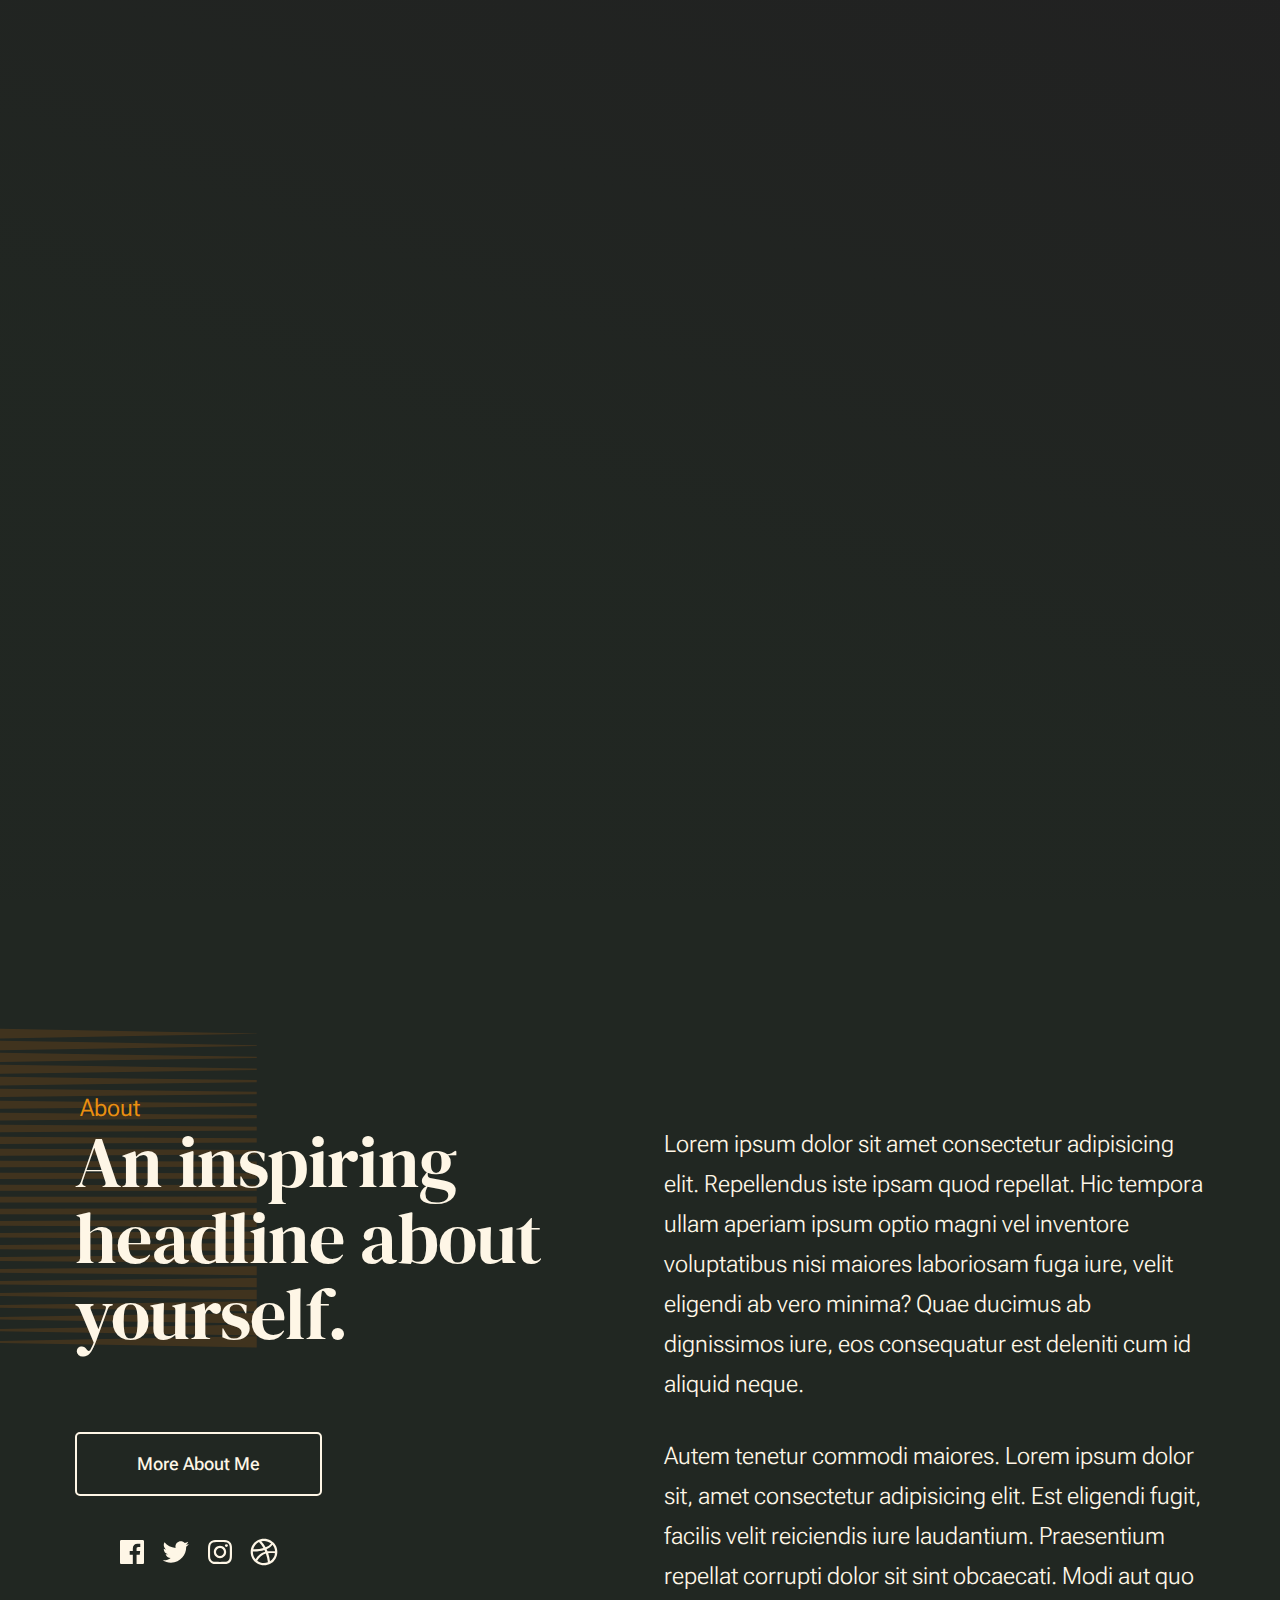
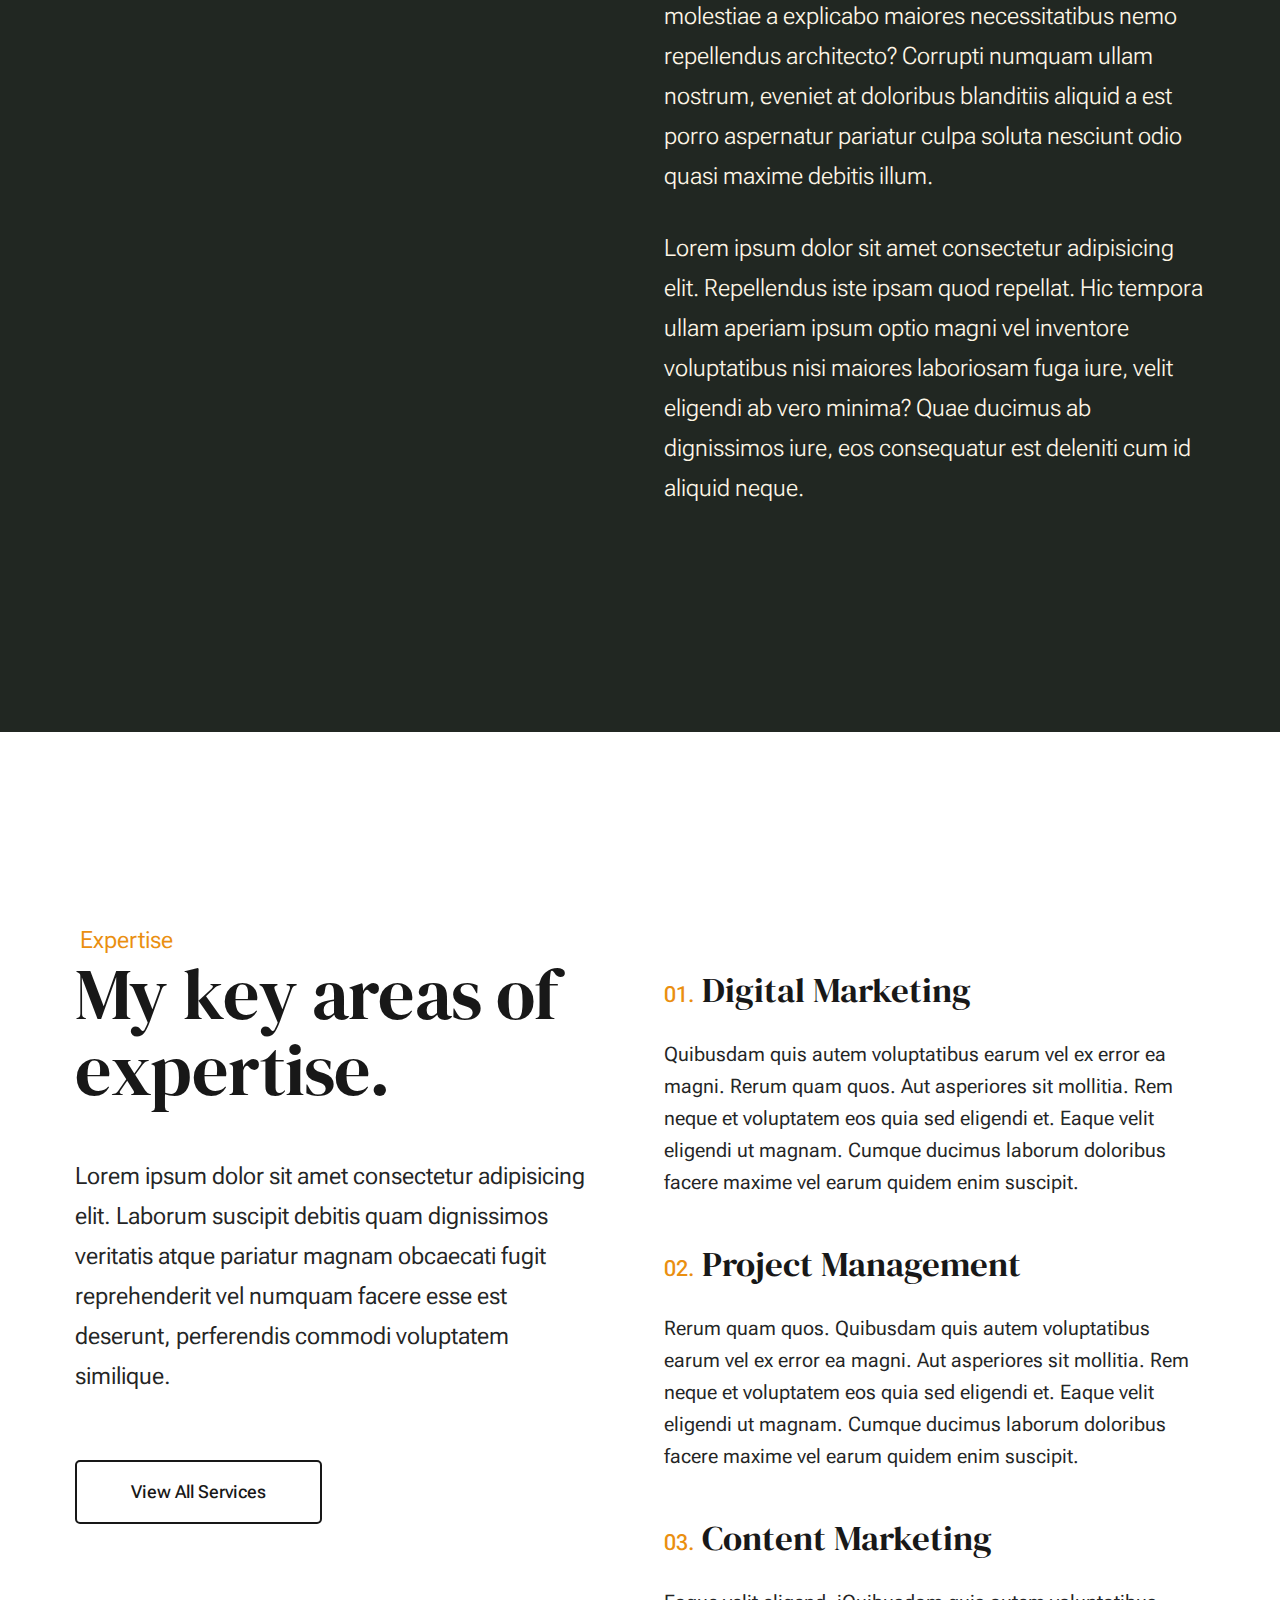
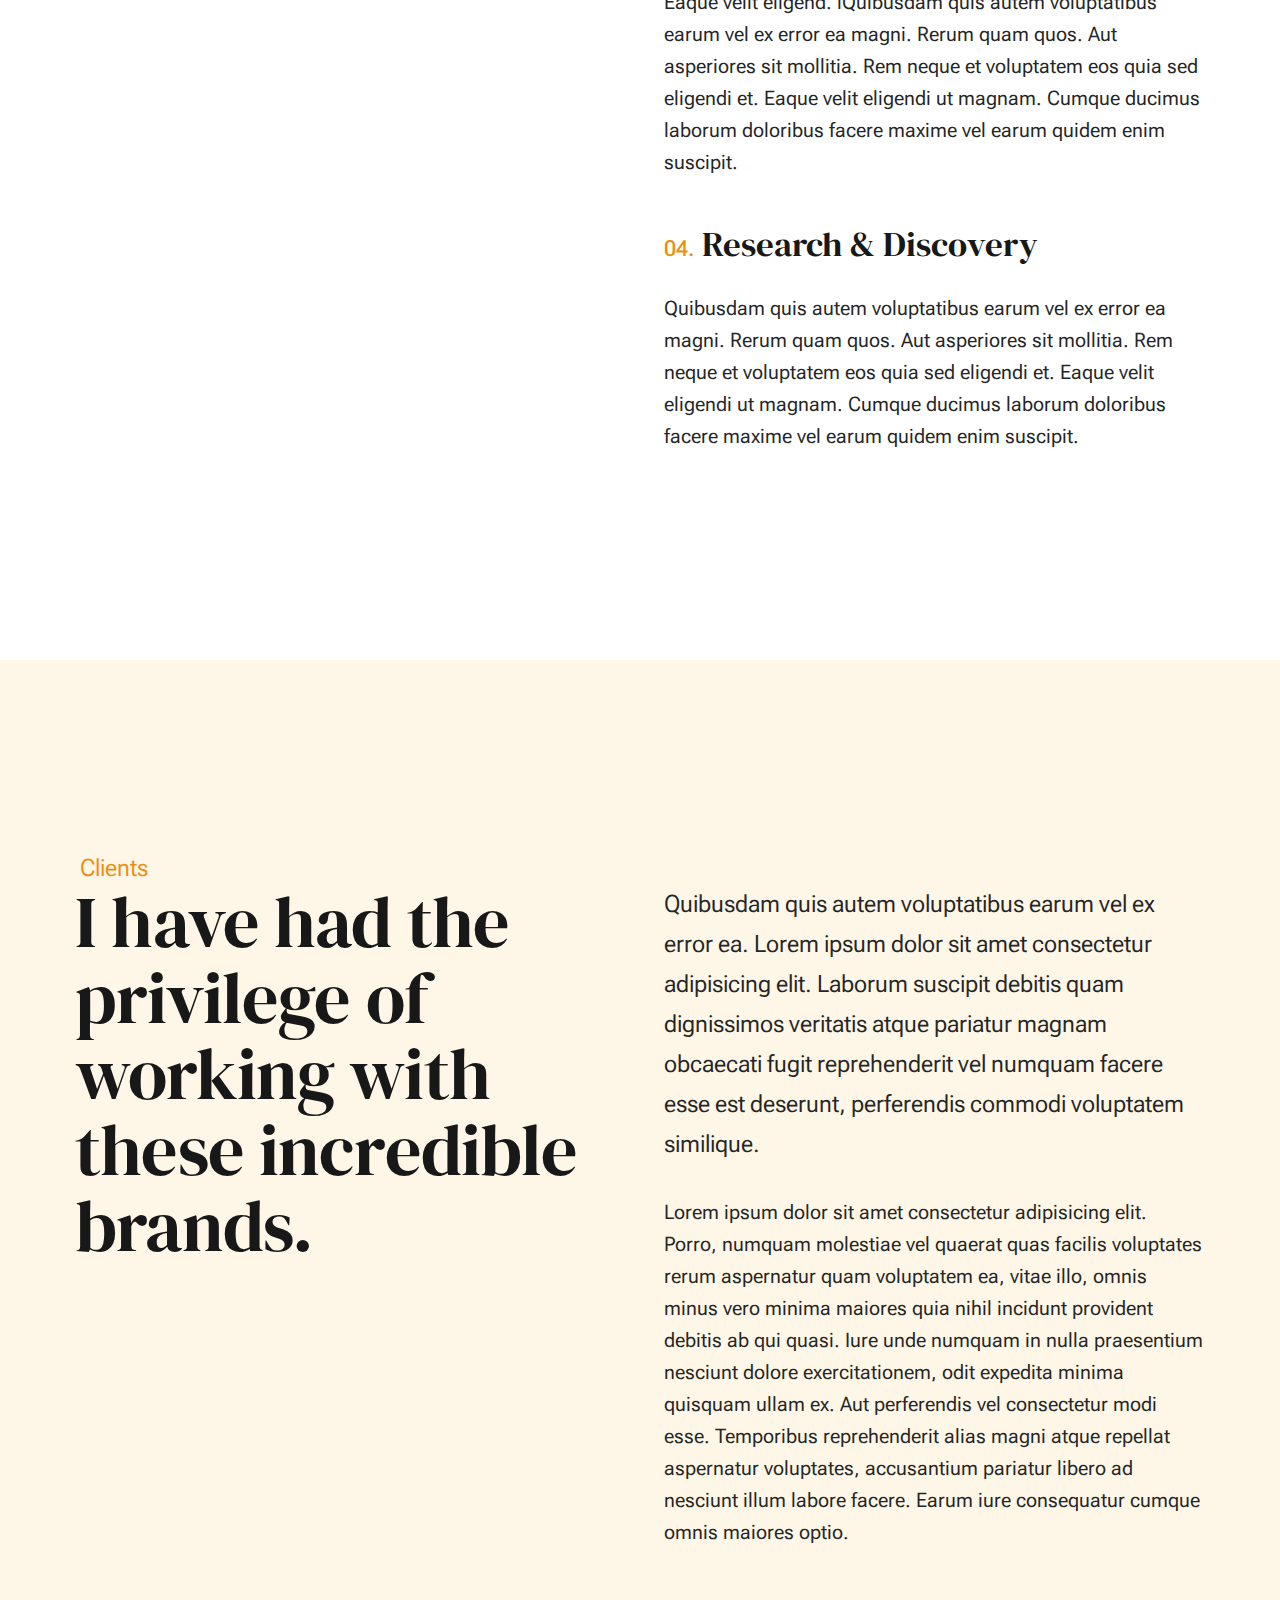
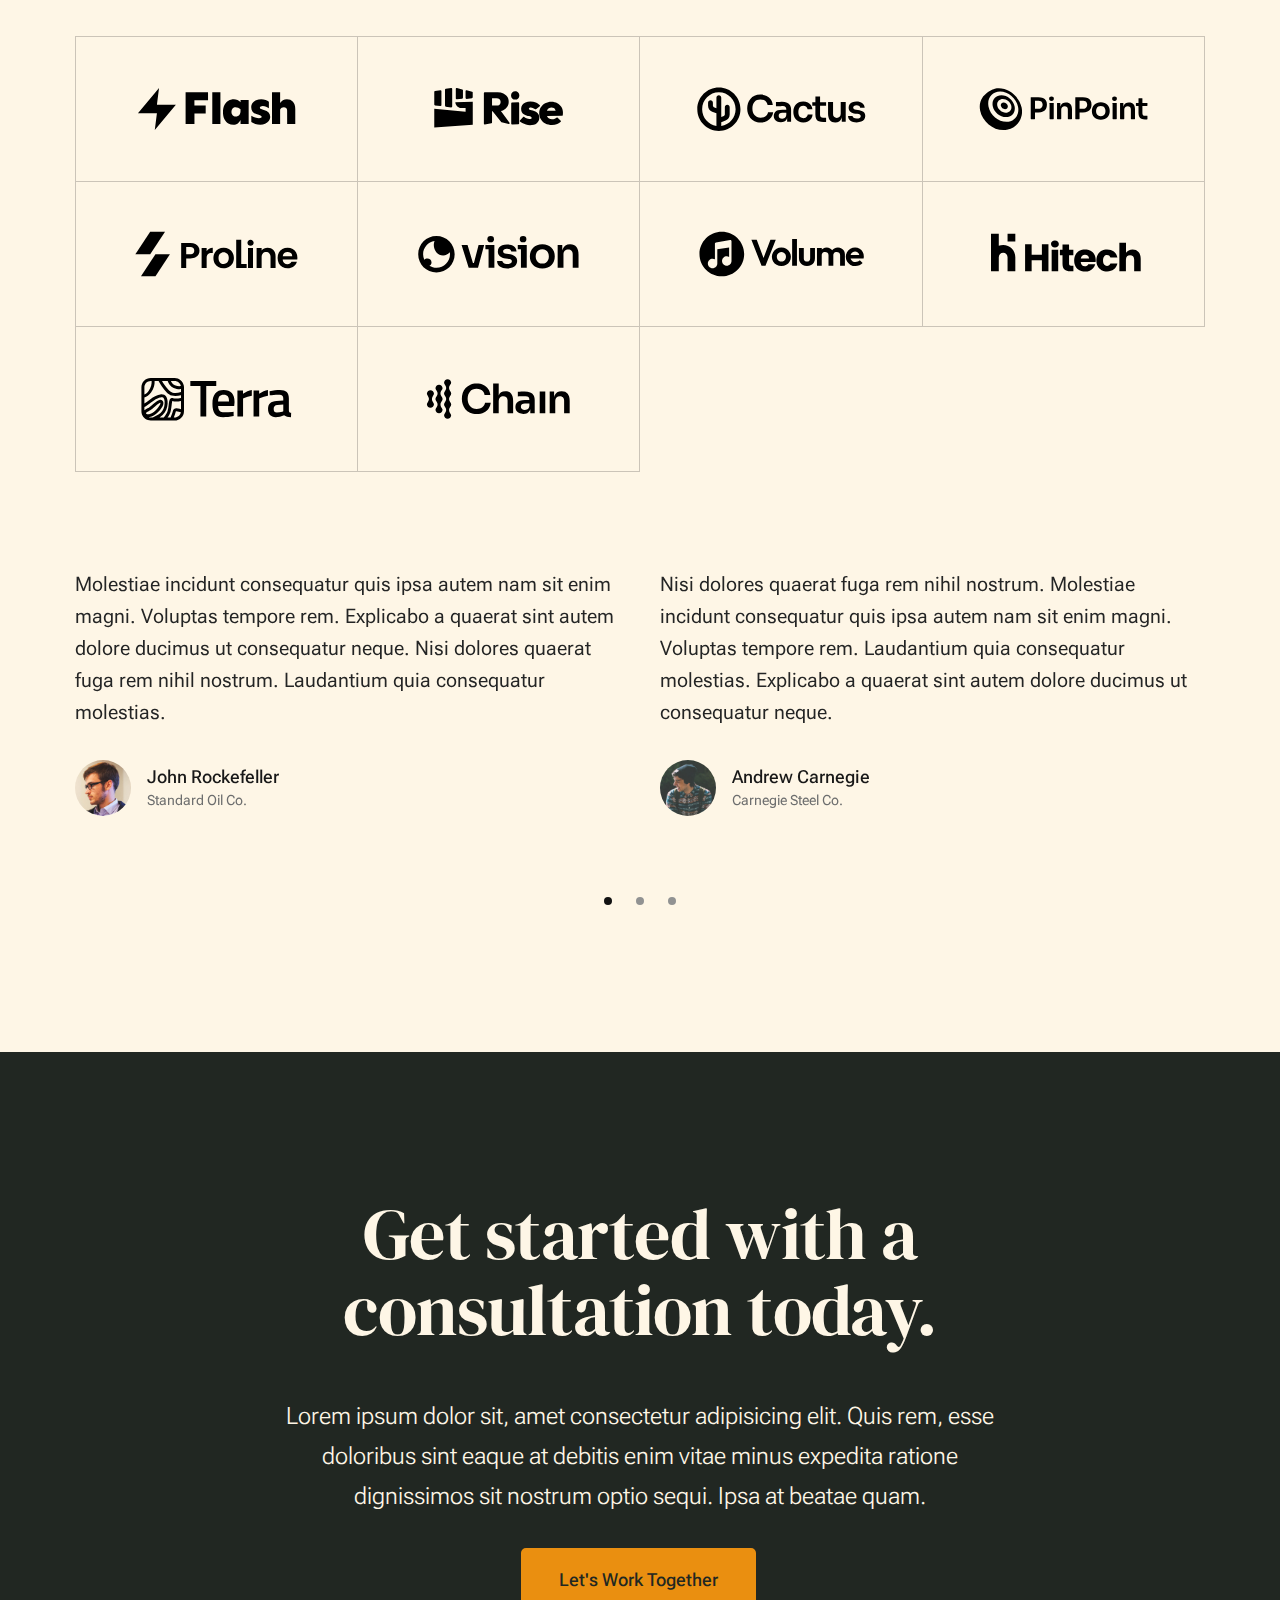
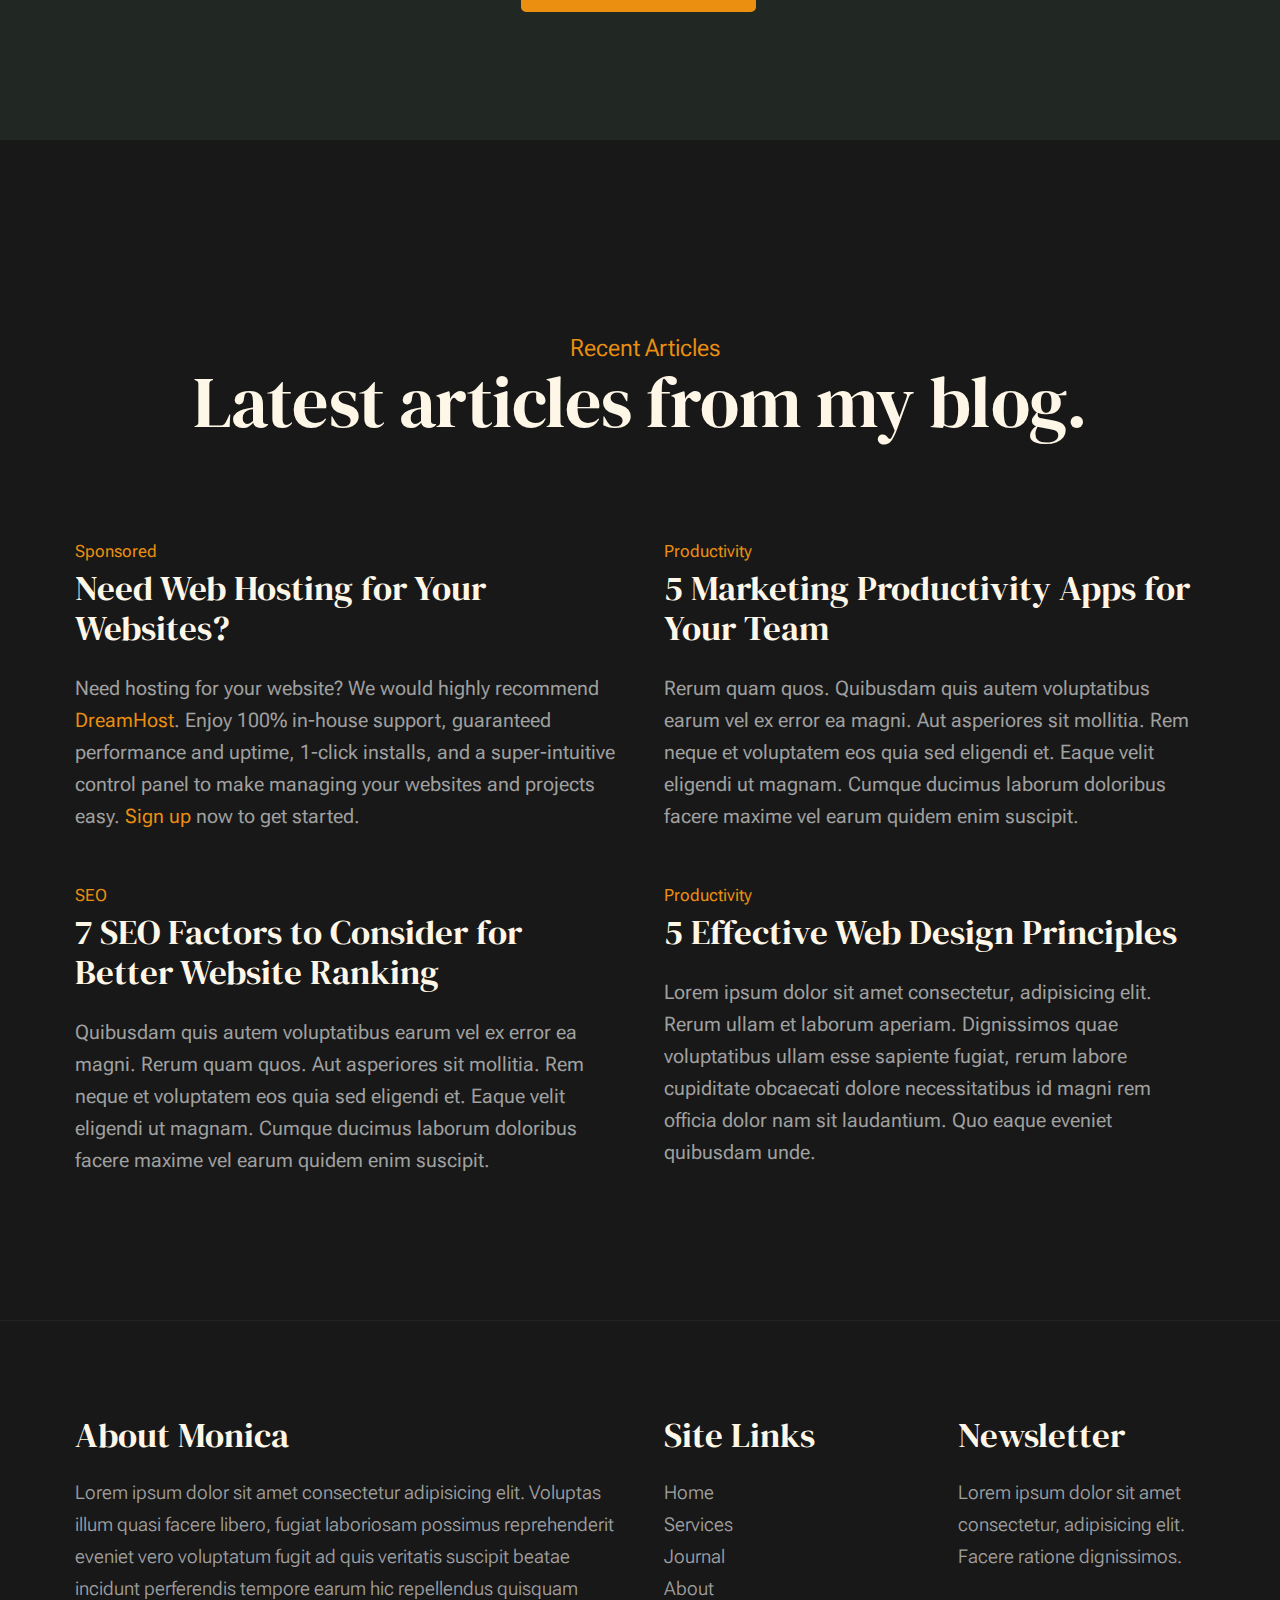
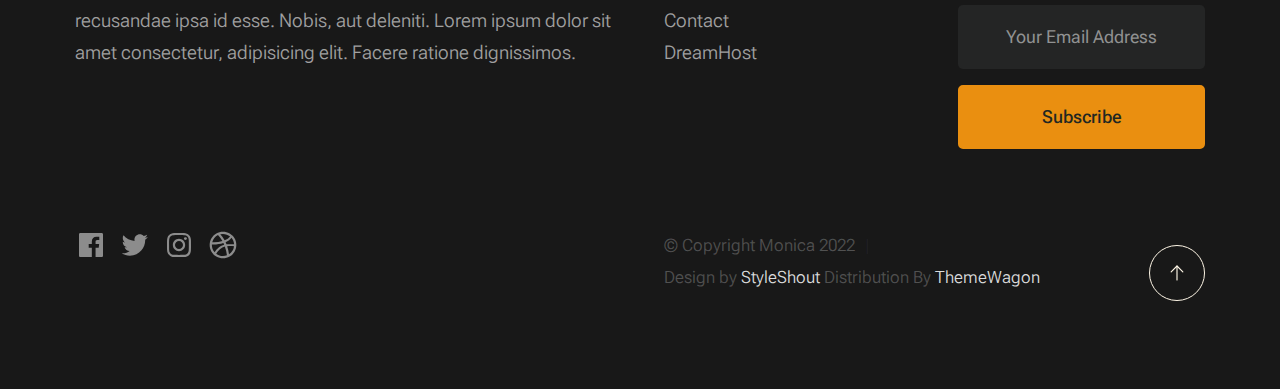
<file: mycv_app/static/index.html>
<!DOCTYPE html>
<html lang="en" class="no-js" >
<head>

    <!--- basic page needs
    ================================================== -->
    <meta charset="utf-8">
    <meta name="viewport" content="width=device-width, initial-scale=1">
    <title>Monica</title>

    <script>
        document.documentElement.classList.remove('no-js');
        document.documentElement.classList.add('js');
    </script>

    <!-- CSS
    ================================================== -->
    <link rel="stylesheet" href="css/vendor.css">
    <link rel="stylesheet" href="css/styles.css">

    <!-- favicons
    ================================================== -->
    <link rel="apple-touch-icon" sizes="180x180" href="apple-touch-icon.png">
    <link rel="icon" type="image/png" sizes="32x32" href="favicon-32x32.png">
    <link rel="icon" type="image/png" sizes="16x16" href="favicon-16x16.png">
    <link rel="manifest" href="site.webmanifest">

</head>


<body id="top">

    
    <!-- preloader
    ================================================== -->
    <div id="preloader">
        <div id="loader" class="dots-fade">
            <div></div>
            <div></div>
            <div></div>
        </div>
    </div>


    <!-- page wrap
    ================================================== -->
    <div id="page" class="s-pagewrap ss-home">


        <!-- # site header 
        ================================================== -->
        <header class="s-header">

            <div class="row s-header__inner width-sixteen-col">

                <div class="s-header__block">
                    <div class="s-header__logo">
                        <a class="logo" href="index.html">
                            <img src="images/logo.svg" alt="Homepage">
                        </a>
                    </div>

                    <a class="s-header__menu-toggle" href="#0"><span>Menu</span></a>
                </div> <!-- end s-header__block -->

                <nav class="s-header__nav">
    
                    <ul class="s-header__menu-links">
                        <li><a href="about.html">About</a></li>
                        <li><a href="services.html">Services</a></li>
                        <li><a href="blog.html">Journal</a></li>
                        <li><a href="contact.html">Contact</a></li>
                    </ul> <!-- s-header__menu-links -->

                    <div class="s-header__contact">
                        <a href="contact.html" class="btn btn--primary s-header__contact-btn">Let's Work Together</a>                        
                    </div> <!-- s-header__contact -->
    
                </nav> <!-- end s-header__nav -->

            </div> <!-- end s-header__inner -->

        </header> <!-- end s-header -->


        <!-- # site main content
        ================================================== -->
        <section id="content" class="s-content">

            <!-- intro
            ----------------------------------------------- -->
            <section id="intro" class="s-intro">

                <div class="row s-intro__content width-sixteen-col">

                    <div class="column lg-12 s-intro__content-inner grid-block">
                        
                        <div class="s-intro__content-text">
                            <div class="s-intro__content-pretitle text-pretitle">Hello, I'm Monica</div>
                            <h1 class="s-intro__content-title">
                            I create marketing <br>
                            strategies for your <br>
                            business that get <br>
                            results.
                            </h1>
                        </div> <!-- s-intro__content-text -->

                        <div class="s-intro__content-media"> 
                            <div class="s-intro__content-media-inner">                               
                                <img src="images/intro-bg.jpg" srcset="images/intro-bg.jpg 1x, images/intro-bg@2x.jpg 2x" alt="">
                                <div class="lines">                               
                                    <span></span>                                  
                                </div>
                            </div>
                        </div> <!-- s-intro__content-media -->                      

                        <div class="s-intro__scroll-down">
                            <a href="#about" class="smoothscroll">
                                <div class="scroll-icon">
                                    <svg xmlns="http://www.w3.org/2000/svg" viewBox="0 0 24 24" width="36" height="36" fill="none" stroke="#97b34a" stroke-width="1" stroke-linecap="round" stroke-linejoin="round">&lt;!--!  Atomicons Free 1.00 by @atisalab License - https://atomicons.com/license/ (Icons: CC BY 4.0) Copyright 2021 Atomicons --&gt;<polyline points="7 13 12 18 17 13"></polyline><line x1="12" y1="18" x2="12" y2="6"></line></svg>
                                </div>
                                <span>Scroll for more</span>
                            </a>
                        </div> <!-- s-intro__scroll-down -->
                        
                    </div> <!-- s-intro__content-inner -->

                </div> <!-- s-intro__content -->

            </section> <!-- end s-intro -->

            <!-- about
            ----------------------------------------------- -->
            <section id="about" class="s-about target-section">

                <div class="row s-about__content width-sixteen-col">
                    <div class="column grid-block grid-section-split">

                        <img src="images/geometric_shape.svg" alt="" class="s-about__content-imgbg">

                        <div class="section-header grid-section-split__header">
                            <div class="text-pretitle">About</div>                           
                            <h2 class="text-display-title">
                            An inspiring headline about yourself.
                            </h2>                           
                        </div> <!-- end section-header -->

                        <div class="s-about__content-main grid-section-split__primary">
                            <p class="attention-getter">
                            Lorem ipsum dolor sit amet consectetur adipisicing elit. 
                            Repellendus iste ipsam quod repellat. Hic tempora ullam aperiam 
                            ipsum optio magni vel inventore voluptatibus nisi maiores laboriosam 
                            fuga iure, velit eligendi ab vero minima? Quae ducimus ab dignissimos 
                            iure, eos consequatur est deleniti cum id aliquid neque.
                            </p>

                            <p class="attention-getter">
                            Autem tenetur commodi maiores. Lorem ipsum dolor sit, amet consectetur adipisicing elit.  
                            Est eligendi fugit, facilis velit reiciendis iure laudantium. Praesentium repellat 
                            corrupti dolor sit sint obcaecati. Modi aut quo molestiae a explicabo maiores necessitatibus 
                            nemo repellendus architecto? Corrupti numquam ullam nostrum, eveniet at doloribus blanditiis 
                            aliquid a est porro aspernatur pariatur culpa soluta nesciunt odio quasi maxime debitis illum.
                            </p>

                            <p class="attention-getter">
                            Lorem ipsum dolor sit amet consectetur adipisicing elit. 
                            Repellendus iste ipsam quod repellat. Hic tempora ullam aperiam 
                            ipsum optio magni vel inventore voluptatibus nisi maiores laboriosam 
                            fuga iure, velit eligendi ab vero minima? Quae ducimus ab dignissimos 
                            iure, eos consequatur est deleniti cum id aliquid neque.
                            </p>
                        </div> <!-- end s-about__content-main -->

                        <div class="s-about__content-btn grid-section-split__bottom">
                            <a href="about.html" class="btn btn--stroke u-fullwidth">More About Me</a>

                            <ul class="s-about__social social-list">
                                <li>
                                    <a href="#0">
                                        <svg xmlns="http://www.w3.org/2000/svg" width="24" height="24" viewBox="0 0 24 24" style="fill:rgba(0, 0, 0, 1);transform:;-ms-filter:"><path d="M20,3H4C3.447,3,3,3.448,3,4v16c0,0.552,0.447,1,1,1h8.615v-6.96h-2.338v-2.725h2.338v-2c0-2.325,1.42-3.592,3.5-3.592 c0.699-0.002,1.399,0.034,2.095,0.107v2.42h-1.435c-1.128,0-1.348,0.538-1.348,1.325v1.735h2.697l-0.35,2.725h-2.348V21H20 c0.553,0,1-0.448,1-1V4C21,3.448,20.553,3,20,3z"></path></svg>
                                        <span class="u-screen-reader-text">Facebook</span>
                                    </a>
                                </li>
                                <li>
                                    <a href="#0">
                                        <svg xmlns="http://www.w3.org/2000/svg" width="24" height="24" viewBox="0 0 24 24" style="fill:rgba(0, 0, 0, 1);transform:;-ms-filter:"><path d="M19.633,7.997c0.013,0.175,0.013,0.349,0.013,0.523c0,5.325-4.053,11.461-11.46,11.461c-2.282,0-4.402-0.661-6.186-1.809 c0.324,0.037,0.636,0.05,0.973,0.05c1.883,0,3.616-0.636,5.001-1.721c-1.771-0.037-3.255-1.197-3.767-2.793 c0.249,0.037,0.499,0.062,0.761,0.062c0.361,0,0.724-0.05,1.061-0.137c-1.847-0.374-3.23-1.995-3.23-3.953v-0.05 c0.537,0.299,1.16,0.486,1.82,0.511C3.534,9.419,2.823,8.184,2.823,6.787c0-0.748,0.199-1.434,0.548-2.032 c1.983,2.443,4.964,4.04,8.306,4.215c-0.062-0.3-0.1-0.611-0.1-0.923c0-2.22,1.796-4.028,4.028-4.028 c1.16,0,2.207,0.486,2.943,1.272c0.91-0.175,1.782-0.512,2.556-0.973c-0.299,0.935-0.936,1.721-1.771,2.22 c0.811-0.088,1.597-0.312,2.319-0.624C21.104,6.712,20.419,7.423,19.633,7.997z"></path></svg>
                                        <span class="u-screen-reader-text">Twitter</span>
                                    </a>
                                </li>
                                <li>
                                    <a href="#0">
                                        <svg xmlns="http://www.w3.org/2000/svg" width="24" height="24" viewBox="0 0 24 24" style="fill:rgba(0, 0, 0, 1);transform:;-ms-filter:"><path d="M11.999,7.377c-2.554,0-4.623,2.07-4.623,4.623c0,2.554,2.069,4.624,4.623,4.624c2.552,0,4.623-2.07,4.623-4.624 C16.622,9.447,14.551,7.377,11.999,7.377L11.999,7.377z M11.999,15.004c-1.659,0-3.004-1.345-3.004-3.003 c0-1.659,1.345-3.003,3.004-3.003s3.002,1.344,3.002,3.003C15.001,13.659,13.658,15.004,11.999,15.004L11.999,15.004z"></path><circle cx="16.806" cy="7.207" r="1.078"></circle><path d="M20.533,6.111c-0.469-1.209-1.424-2.165-2.633-2.632c-0.699-0.263-1.438-0.404-2.186-0.42 c-0.963-0.042-1.268-0.054-3.71-0.054s-2.755,0-3.71,0.054C7.548,3.074,6.809,3.215,6.11,3.479C4.9,3.946,3.945,4.902,3.477,6.111 c-0.263,0.7-0.404,1.438-0.419,2.186c-0.043,0.962-0.056,1.267-0.056,3.71c0,2.442,0,2.753,0.056,3.71 c0.015,0.748,0.156,1.486,0.419,2.187c0.469,1.208,1.424,2.164,2.634,2.632c0.696,0.272,1.435,0.426,2.185,0.45 c0.963,0.042,1.268,0.055,3.71,0.055s2.755,0,3.71-0.055c0.747-0.015,1.486-0.157,2.186-0.419c1.209-0.469,2.164-1.424,2.633-2.633 c0.263-0.7,0.404-1.438,0.419-2.186c0.043-0.962,0.056-1.267,0.056-3.71s0-2.753-0.056-3.71C20.941,7.57,20.801,6.819,20.533,6.111z M19.315,15.643c-0.007,0.576-0.111,1.147-0.311,1.688c-0.305,0.787-0.926,1.409-1.712,1.711c-0.535,0.199-1.099,0.303-1.67,0.311 c-0.95,0.044-1.218,0.055-3.654,0.055c-2.438,0-2.687,0-3.655-0.055c-0.569-0.007-1.135-0.112-1.669-0.311 c-0.789-0.301-1.414-0.923-1.719-1.711c-0.196-0.534-0.302-1.099-0.311-1.669c-0.043-0.95-0.053-1.218-0.053-3.654 c0-2.437,0-2.686,0.053-3.655c0.007-0.576,0.111-1.146,0.311-1.687c0.305-0.789,0.93-1.41,1.719-1.712 c0.534-0.198,1.1-0.303,1.669-0.311c0.951-0.043,1.218-0.055,3.655-0.055c2.437,0,2.687,0,3.654,0.055 c0.571,0.007,1.135,0.112,1.67,0.311c0.786,0.303,1.407,0.925,1.712,1.712c0.196,0.534,0.302,1.099,0.311,1.669 c0.043,0.951,0.054,1.218,0.054,3.655c0,2.436,0,2.698-0.043,3.654H19.315z"></path></svg>
                                        <span class="u-screen-reader-text">Instagram</span>
                                    </a>
                                </li>
                                <li>
                                    <a href="#0">
                                        <svg xmlns="http://www.w3.org/2000/svg" width="24" height="24" viewBox="0 0 24 24" style="fill: rgba(0, 0, 0, 1);transform: ;msFilter:;"><path d="M20.66 6.98a9.932 9.932 0 0 0-3.641-3.64C15.486 2.447 13.813 2 12 2s-3.486.447-5.02 1.34c-1.533.893-2.747 2.107-3.64 3.64S2 10.187 2 12s.446 3.487 1.34 5.02a9.924 9.924 0 0 0 3.641 3.64C8.514 21.553 10.187 22 12 22s3.486-.447 5.02-1.34a9.932 9.932 0 0 0 3.641-3.64C21.554 15.487 22 13.813 22 12s-.446-3.487-1.34-5.02zM12 3.66c2 0 3.772.64 5.32 1.919-.92 1.174-2.286 2.14-4.1 2.9-1.002-1.813-2.088-3.327-3.261-4.54A7.715 7.715 0 0 1 12 3.66zM5.51 6.8a8.116 8.116 0 0 1 2.711-2.22c1.212 1.201 2.325 2.7 3.34 4.5-2 .6-4.114.9-6.341.9-.573 0-1.006-.013-1.3-.04A8.549 8.549 0 0 1 5.51 6.8zM3.66 12c0-.054.003-.12.01-.2.007-.08.01-.146.01-.2.254.014.641.02 1.161.02 2.666 0 5.146-.367 7.439-1.1.187.373.381.793.58 1.26-1.32.293-2.674 1.006-4.061 2.14S6.4 16.247 5.76 17.5c-1.4-1.587-2.1-3.42-2.1-5.5zM12 20.34c-1.894 0-3.594-.587-5.101-1.759.601-1.187 1.524-2.322 2.771-3.401 1.246-1.08 2.483-1.753 3.71-2.02a29.441 29.441 0 0 1 1.56 6.62 8.166 8.166 0 0 1-2.94.56zm7.08-3.96a8.351 8.351 0 0 1-2.58 2.621c-.24-2.08-.7-4.107-1.379-6.081.932-.066 1.765-.1 2.5-.1.799 0 1.686.034 2.659.1a8.098 8.098 0 0 1-1.2 3.46zm-1.24-5c-1.16 0-2.233.047-3.22.14a27.053 27.053 0 0 0-.68-1.62c2.066-.906 3.532-2.006 4.399-3.3 1.2 1.414 1.854 3.027 1.96 4.84-.812-.04-1.632-.06-2.459-.06z"></path></svg>
                                        <span class="u-screen-reader-text">Dribbble</span>
                                    </a>
                                </li>
                            </ul> <!-- end s-footer__social -->
                        </div> <!-- end s-about__content-btn -->
                    
                    </div> <!-- content-inner -->
                </div>
                
            </section> <!-- end s-about -->

            <!-- expertise
            ----------------------------------------------- -->
            <section id="expertise" class="s-expertise">

                <div class="row s-expertise__content width-sixteen-col">
                    <div class="column xl-12 grid-block grid-section-split">

                        <div class="section-header grid-section-split__header">
                            <div class="text-pretitle">Expertise</div>                           
                            <h2 class="text-display-title">
                            My key areas of expertise.
                            </h2>     
                            
                            <p class="lead">
                            Lorem ipsum dolor sit amet consectetur adipisicing elit. Laborum suscipit debitis quam dignissimos veritatis atque pariatur magnam obcaecati fugit reprehenderit vel numquam facere esse est deserunt, perferendis commodi voluptatem similique.
                            </p>
                        </div> <!-- end section-header -->

                        <div class="s-expertise__content-main grid-section-split__primary">

                            <div class="grid-list-items list-items show-ctr">
                                <div class="grid-list-items__item list-items__item">
                                    <div class="grid-list-items__title list-items__item-header">
                                        <h3 class="list-items__item-title">Digital Marketing</h3>
                                    </div>
                                    <div class="grid-list-items__text list-items__item-text">
                                        <p>
                                        Quibusdam quis autem voluptatibus earum vel ex error ea magni. Rerum quam quos. Aut asperiores 
                                        sit mollitia. Rem neque et voluptatem eos quia sed eligendi et. Eaque velit eligendi ut 
                                        magnam. Cumque ducimus laborum doloribus facere maxime vel earum quidem enim suscipit.
                                        </p>
                                    </div>
                                </div> <!-- list-item -->
                                <div class="grid-list-items__item list-items__item">
                                    <div class="grid-list-items__title list-items__item-header">
                                        <h3 class="list-items__item-title">Project Management</h3>
                                    </div>
                                    <div class="grid-list-items__text list-items__item-text">
                                        <p>
                                        Rerum quam quos. Quibusdam quis autem voluptatibus earum vel ex error ea magni. Aut asperiores 
                                        sit mollitia. Rem neque et voluptatem eos quia sed eligendi et. Eaque velit eligendi ut 
                                        magnam. Cumque ducimus laborum doloribus facere maxime vel earum quidem enim suscipit.
                                        </p>
                                    </div>
                                </div> <!-- list-expertise__item -->
                                <div class="grid-list-items__item list-items__item">
                                    <div class="grid-list-items__title list-items__item-header">
                                        <h3 class="list-items__item-title">Content Marketing</h3>
                                    </div>
                                    <div class="grid-list-items__text list-items__item-text">
                                        <p>
                                        Eaque velit eligend. iQuibusdam quis autem voluptatibus earum vel ex error ea magni. 
                                        Rerum quam quos. Aut asperiores sit mollitia. Rem neque et voluptatem eos quia sed eligendi et. 
                                        Eaque velit eligendi ut magnam. Cumque ducimus laborum doloribus facere maxime vel earum quidem enim suscipit.
                                        </p>
                                    </div>
                                </div> <!-- list-expertise__item -->
                                <div class="grid-list-items__item list-items__item">
                                    <div class="grid-list-items__title list-items__item-header">
                                        <h3 class="list-items__item-title">Research & Discovery</h3>
                                    </div>
                                    <div class="grid-list-items__text list-items__item-text">
                                        <p>
                                        Quibusdam quis autem voluptatibus earum vel ex error ea magni. Rerum quam quos. Aut asperiores 
                                        sit mollitia. Rem neque et voluptatem eos quia sed eligendi et. Eaque velit eligendi ut 
                                        magnam. Cumque ducimus laborum doloribus facere maxime vel earum quidem enim suscipit.
                                        </p>
                                    </div>
                                </div> <!-- list-expertise__item -->

                            </div> <!-- grid-list-items -->
                        </div> <!-- end s-expertise__content-main -->

                        <div class="s-expertise__content-btn grid-section-split__bottom">
                            <a href="services.html" class="btn btn--stroke u-fullwidth">View All Services</a>
                        </div> <!-- end s-about__content-btn -->

                    </div> <!-- end grid-block-->
                </div> <!-- end s-expertise__content -->

            </section> <!-- end s-expertise -->

            <!-- clients
            ----------------------------------------------- -->
            <section id="clients" class="s-clients">          

                <div class="row s-clients__content-block width-sixteen-col">
                    <div class="column xl-12 grid-block grid-section-split">
                    
                        <div class="section-header grid-section-split__header">
                            <div class="text-pretitle">Clients</div>                           
                            <h2 class="text-display-title">
                            I have had the privilege of working with these incredible brands.
                            </h2>       
                        </div> <!-- end section-header -->
                    
                        <div class="grid-section-split__primary">
                            <p class="lead">
                            Quibusdam quis autem voluptatibus earum vel ex error ea. Lorem ipsum dolor sit amet consectetur 
                            adipisicing elit. Laborum suscipit debitis quam dignissimos veritatis atque pariatur magnam 
                            obcaecati fugit reprehenderit vel numquam facere esse est deserunt, perferendis commodi voluptatem similique.
                            </p>   

                            <p>
                            Lorem ipsum dolor sit amet consectetur adipisicing elit. Porro, numquam molestiae vel quaerat quas 
                            facilis voluptates rerum aspernatur quam voluptatem ea, vitae illo, omnis minus vero minima maiores 
                            quia nihil incidunt provident debitis ab qui quasi. Iure unde numquam in nulla praesentium nesciunt 
                            dolore exercitationem, odit expedita minima quisquam ullam ex. Aut perferendis vel consectetur modi esse.
                            Temporibus reprehenderit alias magni atque repellat aspernatur voluptates, accusantium pariatur libero ad 
                            nesciunt illum labore facere. Earum iure consequatur cumque omnis maiores optio.
                            </p>
                        </div> <!-- end grid-section-split__primary -->
                    
                    </div> <!-- end column -->
                </div> <!-- end row -->

                <div class="row s-clients__content-block width-sixteen-col">
                    <div class="column xl-12">
                    
                        <div class="clients-list">                            
                            <div class="clients-list__item">
                                <a href="#0">
                                    <img src="images/clients/flash.svg" alt="">
                                </a>
                            </div>
                            <div class="clients-list__item">
                                <a href="#0">
                                    <img src="images/clients/rise.svg" alt="">
                                </a>
                            </div>
                            <div class="clients-list__item">
                                <a href="#0">
                                    <img src="images/clients/cactus.svg" alt="">
                                </a>
                            </div>
                            <div class="clients-list__item">
                                <a href="#0">
                                    <img src="images/clients/pinpoint.svg" alt="">
                                </a>
                            </div>
                            <div class="clients-list__item">
                                <a href="#0">
                                    <img src="images/clients/proline.svg" alt="">
                                </a>
                            </div>
                            <div class="clients-list__item">
                                <a href="#0">
                                    <img src="images/clients/vision.svg" alt="">
                                </a>
                            </div>
                            <div class="column clients-list__item">
                                <a href="#0">
                                    <img src="images/clients/volume.svg" alt="">
                                </a>
                            </div>
                            <div class="column clients-list__item">
                                <a href="#0">
                                    <img src="images/clients/hitech.svg" alt="">
                                </a>
                            </div><div class="clients-list__item">
                                <a href="#0">
                                    <img src="images/clients/terra.svg" alt="">
                                </a>
                            </div>
                            <div class="clients-list__item">
                                <a href="#0">
                                    <img src="images/clients/chain.svg" alt="">
                                </a>
                            </div>
                        </div> <!-- end clients-list -->

                    </div> <!-- end column -->
                </div> <!-- end row -->
                                
                <div class="row s-clients__content-block width-sixteen-col">
                    <div class="column xl-12 testimonials">
                    
                        <div class="swiper-container testimonials__slider home-slider">

                            <div class="swiper-wrapper">
                                <div class="testimonials__slide swiper-slide">
                                    <p>
                                    Molestiae incidunt consequatur quis ipsa autem nam sit enim magni. Voluptas tempore rem. 
                                    Explicabo a quaerat sint autem dolore ducimus ut consequatur neque. Nisi dolores quaerat fuga rem nihil nostrum.
                                    Laudantium quia consequatur molestias.
                                    </p>
                                    <div class="testimonials__author">
                                        <img src="images/avatars/user-01.jpg" alt="Author image" class="testimonials__avatar">
                                        <cite class="testimonials__cite">
                                            <strong>John Rockefeller</strong>
                                            <span>Standard Oil Co.</span>
                                        </cite>
                                    </div>
                                </div>
                                <div class="testimonials__slide swiper-slide">
                                    <p>
                                    Nisi dolores quaerat fuga rem nihil nostrum. Molestiae incidunt consequatur quis ipsa autem nam sit enim magni. 
                                    Voluptas tempore rem. Laudantium quia consequatur molestias.
                                    Explicabo a quaerat sint autem dolore ducimus ut consequatur neque.
                                    </p>
                                    <div class="testimonials__author">
                                        <img src="images/avatars/user-04.jpg" alt="Author image" class="testimonials__avatar">
                                        <cite class="testimonials__cite">
                                            <strong>Andrew Carnegie</strong>
                                            <span>Carnegie Steel Co.</span>
                                        </cite>
                                    </div>
                                </div>
                                <div class="testimonials__slide swiper-slide">
                                    <p>
                                    Voluptas tempore rem. Molestiae incidunt consequatur quis ipsa autem nam sit enim magni.  
                                    Explicabo a quaerat sint autem dolore ducimus ut consequatur neque. 
                                    Nisi dolores quaerat fuga rem nihil nostrum. Laudantium quia consequatur molestias.
                                    </p>
                                    <div class="testimonials__author">
                                        <img src="images/avatars/user-06.jpg" alt="Author image" class="testimonials__avatar">
                                        <cite class="testimonials__cite">
                                            <strong>Henry Ford</strong>
                                            <span>Ford Motor Co.</span>
                                        </cite>
                                    </div>
                                </div>
                                <div class="testimonials__slide swiper-slide">
                                    <p>
                                    Molestiae incidunt consequatur quis ipsa autem nam sit enim magni. Voluptas tempore rem. 
                                    Explicabo a quaerat sint autem dolore ducimus ut consequatur neque. Nisi dolores quaerat fuga rem nihil nostrum.
                                    Laudantium quia consequatur molestias.
                                    </p>
                                    <div class="testimonials__author">
                                        <img src="images/avatars/user-02.jpg" alt="Author image" class="testimonials__avatar">
                                        <cite class="testimonials__cite">
                                            <strong>John Morgan</strong>
                                            <span>JP Morgan & Co.</span>
                                        </cite>
                                    </div>
                                </div> 
                            </div> <!-- end swiper-wrapper --> 

                            <div class="swiper-pagination"></div>

                        </div> <!--end testimonials__slider -->                    
                    
                    </div> <!-- end column -->
                </div> <!-- end row -->


            </section> <!-- end s-clients -->            

        </section> <!-- s-content-->

        <!-- # cta
        ================================================== -->
        <section id="cta" class="s-cta">

            <div class="row row-x-center text-center">
                <div class="column xl-8 lg-12">

                    <div class="s-cta__content">
                        <h2 class="text-display-title">
                        Get started with a consultation today.
                        </h2>
                        <p class="lead">
                        Lorem ipsum dolor sit, amet consectetur adipisicing elit. Quis rem, esse doloribus sint eaque at debitis enim vitae minus expedita ratione dignissimos sit nostrum optio sequi. Ipsa at beatae quam.
                        </p>
                        <a href="contact.html" class="btn btn--primary">Let's Work Together</a>
                    </div>

                </div>
            </div>

        </section> <!-- end s-cta -->

        <!-- # journal
        ================================================== -->
        <section id="journal" class="s-journal">

            <div class="row s-journal__content width-sixteen-col">
                <div class="column xl-12 grid-block">

                    <div class="grid-full section-header text-center">
                        <div class="text-pretitle">Recent Articles</div>                           
                        <h2 class="text-display-title">
                        Latest articles from my blog.
                        </h2>  
                    </div> <!-- end section-header --> 

                    <div class="grid-full s-journal__content-main grid-list-items">

                        <div class="grid-list-items__item blog-card">
                            <div class="blog-card__header">
                                <div class="blog-card__cat-links">
                                    <a href="https://www.dreamhost.com/r.cgi?287326">Sponsored</a>
                                </div>
                                <h3 class="blog-card__title"><a href="https://www.dreamhost.com/r.cgi?287326">Need Web Hosting for Your Websites?</a></h3>
                            </div>
                            <div class="blog-card__text">
                                <p>
                                Need hosting for your website? We would highly recommend <a href="https://www.dreamhost.com/r.cgi?287326">DreamHost</a>.
                                Enjoy 100% in-house support, guaranteed performance and uptime, 1-click installs, and a super-intuitive control 
                                panel to make managing your websites and projects easy. <a href="https://www.dreamhost.com/r.cgi?287326">Sign up</a> now to get started.
                                </p>
                            </div>
                        </div> <!-- end blog-card -->
                        <div class="grid-list-items__item blog-card">
                            <div class="blog-card__header">
                                <div class="blog-card__cat-links">
                                    <a href="blog.html">Productivity</a>
                                </div>
                                <h3 class="blog-card__title"><a href="single.html">5 Marketing Productivity Apps for Your Team</a></h3>
                            </div>
                            <div class="blog-card__text">
                                <p>
                                Rerum quam quos. Quibusdam quis autem voluptatibus earum vel ex error ea magni. Aut asperiores 
                                sit mollitia. Rem neque et voluptatem eos quia sed eligendi et. Eaque velit eligendi ut 
                                magnam. Cumque ducimus laborum doloribus facere maxime vel earum quidem enim suscipit.
                                </p>
                            </div>
                        </div> <!-- end blog-card -->
                        <div class="grid-list-items__item blog-card">
                            <div class="blog-card__header">
                                <div class="blog-card__cat-links">
                                    <a href="blog.html">SEO</a>
                                </div>
                                <h3 class="blog-card__title"><a href="single.html">7 SEO Factors to Consider for Better Website Ranking</a></h3>
                            </div>
                            <div class="blog-card__text">
                                <p>
                                Quibusdam quis autem voluptatibus earum vel ex error ea magni. Rerum quam quos. Aut asperiores 
                                sit mollitia. Rem neque et voluptatem eos quia sed eligendi et. Eaque velit eligendi ut 
                                magnam. Cumque ducimus laborum doloribus facere maxime vel earum quidem enim suscipit.
                                </p>
                            </div>
                        </div> <!-- end blog card -->
                        <div class="grid-list-items__item blog-card">
                            <div class="blog-card__header">
                                <div class="blog-card__cat-links">
                                    <a href="blog.html">Productivity</a>
                                </div>
                                <h3 class="blog-card__title"><a href="single.html">5 Effective Web Design Principles</a></h3>
                            </div>
                            <div class="blog-card__text">
                                <p>
                                Lorem ipsum dolor sit amet consectetur, adipisicing elit. Rerum ullam et laborum aperiam. 
                                Dignissimos quae voluptatibus ullam esse sapiente fugiat, rerum labore cupiditate obcaecati 
                                dolore necessitatibus id magni rem officia dolor nam sit laudantium. Quo eaque eveniet quibusdam unde. 
                                </p>
                            </div>
                        </div> <!-- end blog-card -->

                    </div> <!-- end grid-list-items -->

                </div> <!-- end grid-block-->
            </div> <!-- end s-journal__content -->

        </section> <!-- end s-journal -->


        <!-- # footer 
        ================================================== -->
        <footer class="s-footer">
            <div class="row s-footer__content">
                <div class="column xl-6 lg-6 md-12 s-footer__block s-footer__about">                    
                    <h3>About Monica</h3>
                    <p>
                    Lorem ipsum dolor sit amet consectetur adipisicing elit. Voluptas illum quasi facere libero, 
                    fugiat laboriosam possimus reprehenderit eveniet vero voluptatum fugit ad quis veritatis suscipit beatae 
                    incidunt perferendis tempore earum hic repellendus quisquam recusandae ipsa id esse. Nobis, aut deleniti.
                    Lorem ipsum dolor sit amet consectetur, adipisicing elit. Facere ratione dignissimos.
                    </p>               
                </div>                
                <div class="column xl-3 lg-6 md-12 s-footer__block s-footer__site-links">
                    <h3>Site Links</h3>
                    <ul class="link-list">
                        <li><a href="index.html">Home</a></li>
                        <li><a href="services.html">Services</a></li>
                        <li><a href="blog.html">Journal</a></li>
                        <li><a href="about.html">About</a></li>
                        <li><a href="contact.html">Contact</a></li>
                        <li><a href="https://www.dreamhost.com/r.cgi?287326">DreamHost</a></li>
                    </ul>
                </div>
                <div class="column xl-3 lg-6 md-12 tab-12 s-footer__block s-footer__newsletter">
                    <h3>Newsletter</h3>

                    <p>
                    Lorem ipsum dolor sit amet consectetur, adipisicing elit. Facere ratione dignissimos.
                    </p>

                    <div class="subscribe-form">
                        <form id="mc-form" class="mc-form">
                            <input type="email" name="EMAIL" id="mce-EMAIL" class="u-fullwidth text-center" placeholder="Your Email Address" title="The domain portion of the email address is invalid (the portion after the @)." pattern="^([^\x00-\x20\x22\x28\x29\x2c\x2e\x3a-\x3c\x3e\x40\x5b-\x5d\x7f-\xff]+|\x22([^\x0d\x22\x5c\x80-\xff]|\x5c[\x00-\x7f])*\x22)(\x2e([^\x00-\x20\x22\x28\x29\x2c\x2e\x3a-\x3c\x3e\x40\x5b-\x5d\x7f-\xff]+|\x22([^\x0d\x22\x5c\x80-\xff]|\x5c[\x00-\x7f])*\x22))*\x40([^\x00-\x20\x22\x28\x29\x2c\x2e\x3a-\x3c\x3e\x40\x5b-\x5d\x7f-\xff]+|\x5b([^\x0d\x5b-\x5d\x80-\xff]|\x5c[\x00-\x7f])*\x5d)(\x2e([^\x00-\x20\x22\x28\x29\x2c\x2e\x3a-\x3c\x3e\x40\x5b-\x5d\x7f-\xff]+|\x5b([^\x0d\x5b-\x5d\x80-\xff]|\x5c[\x00-\x7f])*\x5d))*(\.\w{2,})+$" required>
                            <input type="submit" name="subscribe" value="Subscribe" class="btn btn--primary btn--small u-fullwidth">
                            <!-- <div style="position: absolute; left: -5000px;" aria-hidden="true"><input type="text" name="b_cdb7b577e41181934ed6a6a44_9a91cfe7b3" tabindex="-1" value=""></div> -->
                            <div class="mc-status"></div>
                        </form>
                    </div>
                </div>
            </div>    
            
            <div class="row s-footer__bottom">
                <div class="column xl-6 lg-12">
                    <ul class="s-footer__social social-list">
                        <li>
                            <a href="#0">
                                <svg xmlns="http://www.w3.org/2000/svg" width="24" height="24" viewBox="0 0 24 24" style="fill:rgba(0, 0, 0, 1);transform:;-ms-filter:"><path d="M20,3H4C3.447,3,3,3.448,3,4v16c0,0.552,0.447,1,1,1h8.615v-6.96h-2.338v-2.725h2.338v-2c0-2.325,1.42-3.592,3.5-3.592 c0.699-0.002,1.399,0.034,2.095,0.107v2.42h-1.435c-1.128,0-1.348,0.538-1.348,1.325v1.735h2.697l-0.35,2.725h-2.348V21H20 c0.553,0,1-0.448,1-1V4C21,3.448,20.553,3,20,3z"></path></svg>
                                <span class="u-screen-reader-text">Facebook</span>
                            </a>
                        </li>
                        <li>
                            <a href="#0">
                                <svg xmlns="http://www.w3.org/2000/svg" width="24" height="24" viewBox="0 0 24 24" style="fill:rgba(0, 0, 0, 1);transform:;-ms-filter:"><path d="M19.633,7.997c0.013,0.175,0.013,0.349,0.013,0.523c0,5.325-4.053,11.461-11.46,11.461c-2.282,0-4.402-0.661-6.186-1.809 c0.324,0.037,0.636,0.05,0.973,0.05c1.883,0,3.616-0.636,5.001-1.721c-1.771-0.037-3.255-1.197-3.767-2.793 c0.249,0.037,0.499,0.062,0.761,0.062c0.361,0,0.724-0.05,1.061-0.137c-1.847-0.374-3.23-1.995-3.23-3.953v-0.05 c0.537,0.299,1.16,0.486,1.82,0.511C3.534,9.419,2.823,8.184,2.823,6.787c0-0.748,0.199-1.434,0.548-2.032 c1.983,2.443,4.964,4.04,8.306,4.215c-0.062-0.3-0.1-0.611-0.1-0.923c0-2.22,1.796-4.028,4.028-4.028 c1.16,0,2.207,0.486,2.943,1.272c0.91-0.175,1.782-0.512,2.556-0.973c-0.299,0.935-0.936,1.721-1.771,2.22 c0.811-0.088,1.597-0.312,2.319-0.624C21.104,6.712,20.419,7.423,19.633,7.997z"></path></svg>
                                <span class="u-screen-reader-text">Twitter</span>
                            </a>
                        </li>
                        <li>
                            <a href="#0">
                                <svg xmlns="http://www.w3.org/2000/svg" width="24" height="24" viewBox="0 0 24 24" style="fill:rgba(0, 0, 0, 1);transform:;-ms-filter:"><path d="M11.999,7.377c-2.554,0-4.623,2.07-4.623,4.623c0,2.554,2.069,4.624,4.623,4.624c2.552,0,4.623-2.07,4.623-4.624 C16.622,9.447,14.551,7.377,11.999,7.377L11.999,7.377z M11.999,15.004c-1.659,0-3.004-1.345-3.004-3.003 c0-1.659,1.345-3.003,3.004-3.003s3.002,1.344,3.002,3.003C15.001,13.659,13.658,15.004,11.999,15.004L11.999,15.004z"></path><circle cx="16.806" cy="7.207" r="1.078"></circle><path d="M20.533,6.111c-0.469-1.209-1.424-2.165-2.633-2.632c-0.699-0.263-1.438-0.404-2.186-0.42 c-0.963-0.042-1.268-0.054-3.71-0.054s-2.755,0-3.71,0.054C7.548,3.074,6.809,3.215,6.11,3.479C4.9,3.946,3.945,4.902,3.477,6.111 c-0.263,0.7-0.404,1.438-0.419,2.186c-0.043,0.962-0.056,1.267-0.056,3.71c0,2.442,0,2.753,0.056,3.71 c0.015,0.748,0.156,1.486,0.419,2.187c0.469,1.208,1.424,2.164,2.634,2.632c0.696,0.272,1.435,0.426,2.185,0.45 c0.963,0.042,1.268,0.055,3.71,0.055s2.755,0,3.71-0.055c0.747-0.015,1.486-0.157,2.186-0.419c1.209-0.469,2.164-1.424,2.633-2.633 c0.263-0.7,0.404-1.438,0.419-2.186c0.043-0.962,0.056-1.267,0.056-3.71s0-2.753-0.056-3.71C20.941,7.57,20.801,6.819,20.533,6.111z M19.315,15.643c-0.007,0.576-0.111,1.147-0.311,1.688c-0.305,0.787-0.926,1.409-1.712,1.711c-0.535,0.199-1.099,0.303-1.67,0.311 c-0.95,0.044-1.218,0.055-3.654,0.055c-2.438,0-2.687,0-3.655-0.055c-0.569-0.007-1.135-0.112-1.669-0.311 c-0.789-0.301-1.414-0.923-1.719-1.711c-0.196-0.534-0.302-1.099-0.311-1.669c-0.043-0.95-0.053-1.218-0.053-3.654 c0-2.437,0-2.686,0.053-3.655c0.007-0.576,0.111-1.146,0.311-1.687c0.305-0.789,0.93-1.41,1.719-1.712 c0.534-0.198,1.1-0.303,1.669-0.311c0.951-0.043,1.218-0.055,3.655-0.055c2.437,0,2.687,0,3.654,0.055 c0.571,0.007,1.135,0.112,1.67,0.311c0.786,0.303,1.407,0.925,1.712,1.712c0.196,0.534,0.302,1.099,0.311,1.669 c0.043,0.951,0.054,1.218,0.054,3.655c0,2.436,0,2.698-0.043,3.654H19.315z"></path></svg>
                                <span class="u-screen-reader-text">Instagram</span>
                            </a>
                        </li>
                        <li>
                            <a href="#0">
                                <svg xmlns="http://www.w3.org/2000/svg" width="24" height="24" viewBox="0 0 24 24" style="fill: rgba(0, 0, 0, 1);transform: ;msFilter:;"><path d="M20.66 6.98a9.932 9.932 0 0 0-3.641-3.64C15.486 2.447 13.813 2 12 2s-3.486.447-5.02 1.34c-1.533.893-2.747 2.107-3.64 3.64S2 10.187 2 12s.446 3.487 1.34 5.02a9.924 9.924 0 0 0 3.641 3.64C8.514 21.553 10.187 22 12 22s3.486-.447 5.02-1.34a9.932 9.932 0 0 0 3.641-3.64C21.554 15.487 22 13.813 22 12s-.446-3.487-1.34-5.02zM12 3.66c2 0 3.772.64 5.32 1.919-.92 1.174-2.286 2.14-4.1 2.9-1.002-1.813-2.088-3.327-3.261-4.54A7.715 7.715 0 0 1 12 3.66zM5.51 6.8a8.116 8.116 0 0 1 2.711-2.22c1.212 1.201 2.325 2.7 3.34 4.5-2 .6-4.114.9-6.341.9-.573 0-1.006-.013-1.3-.04A8.549 8.549 0 0 1 5.51 6.8zM3.66 12c0-.054.003-.12.01-.2.007-.08.01-.146.01-.2.254.014.641.02 1.161.02 2.666 0 5.146-.367 7.439-1.1.187.373.381.793.58 1.26-1.32.293-2.674 1.006-4.061 2.14S6.4 16.247 5.76 17.5c-1.4-1.587-2.1-3.42-2.1-5.5zM12 20.34c-1.894 0-3.594-.587-5.101-1.759.601-1.187 1.524-2.322 2.771-3.401 1.246-1.08 2.483-1.753 3.71-2.02a29.441 29.441 0 0 1 1.56 6.62 8.166 8.166 0 0 1-2.94.56zm7.08-3.96a8.351 8.351 0 0 1-2.58 2.621c-.24-2.08-.7-4.107-1.379-6.081.932-.066 1.765-.1 2.5-.1.799 0 1.686.034 2.659.1a8.098 8.098 0 0 1-1.2 3.46zm-1.24-5c-1.16 0-2.233.047-3.22.14a27.053 27.053 0 0 0-.68-1.62c2.066-.906 3.532-2.006 4.399-3.3 1.2 1.414 1.854 3.027 1.96 4.84-.812-.04-1.632-.06-2.459-.06z"></path></svg>
                                <span class="u-screen-reader-text">Dribbble</span>
                            </a>
                        </li>
                    </ul> <!-- end s-footer__social -->
                </div>
                <div class="column xl-6 lg-12">
                    <p class="ss-copyright">
                        <span>© Copyright Monica 2022</span> 
                        <span>Design by <a href="https://www.styleshout.com/">StyleShout</a> Distribution By <a href="https://themewagon.com">ThemeWagon</a></span>
                    </p>
                </div>

                <div class="ss-go-top">
                    <a class="smoothscroll" title="Back to Top" href="#top">
                        <svg xmlns="http://www.w3.org/2000/svg" viewBox="0 0 24 24" width="36" height="36" fill="none" stroke="#ffffff" stroke-width="1" stroke-linecap="round" stroke-linejoin="round">&lt;!--!  Atomicons Free 1.00 by @atisalab License - https://atomicons.com/license/ (Icons: CC BY 4.0) Copyright 2021 Atomicons --&gt;<polyline points="17 11 12 6 7 11"></polyline><line x1="12" y1="18" x2="12" y2="6"></line></svg>
                    </a>
                </div> <!-- end ss-go-top -->
            </div>
            
        </footer> <!-- end s-footer -->

    </div> <!-- end page-wrap -->

    <!-- Java Script
    ================================================== -->
    <script src="js/plugins.js"></script>
    <script src="js/main.js"></script>

</body>
</html>
</file>
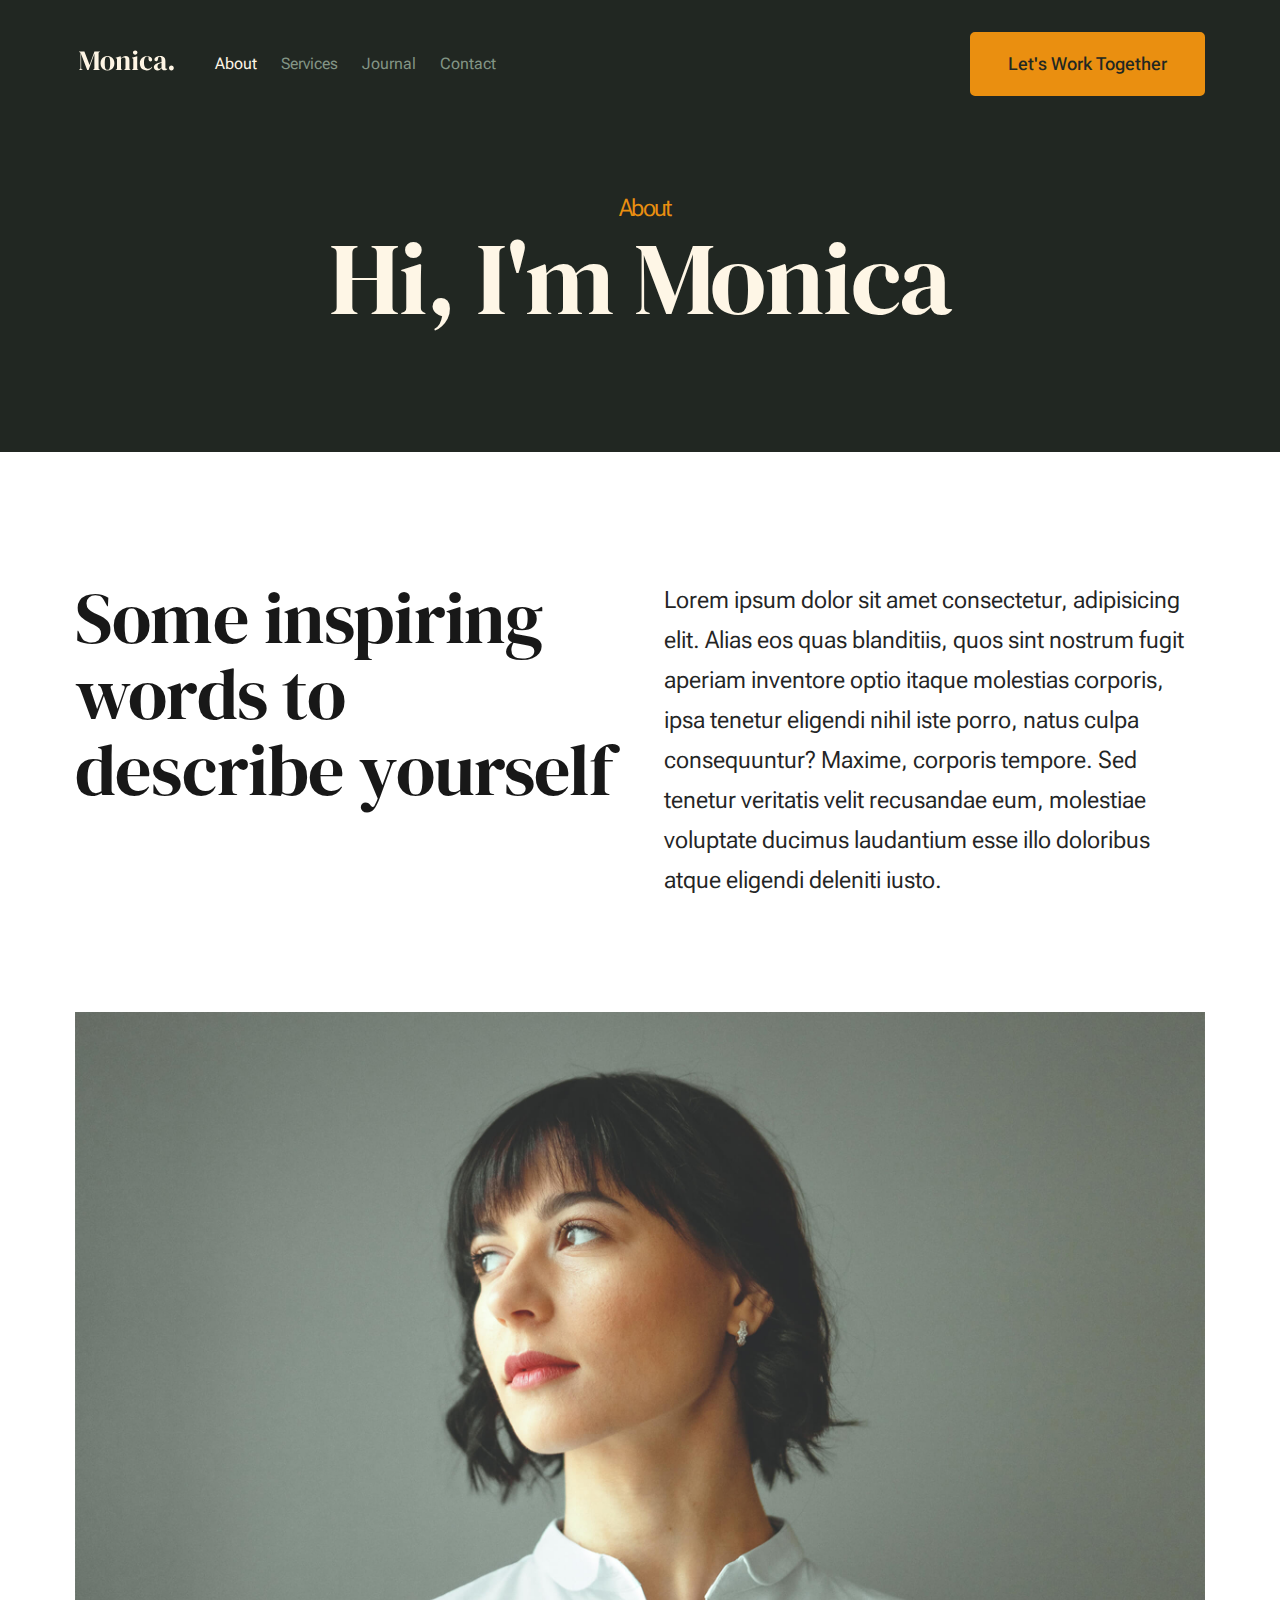
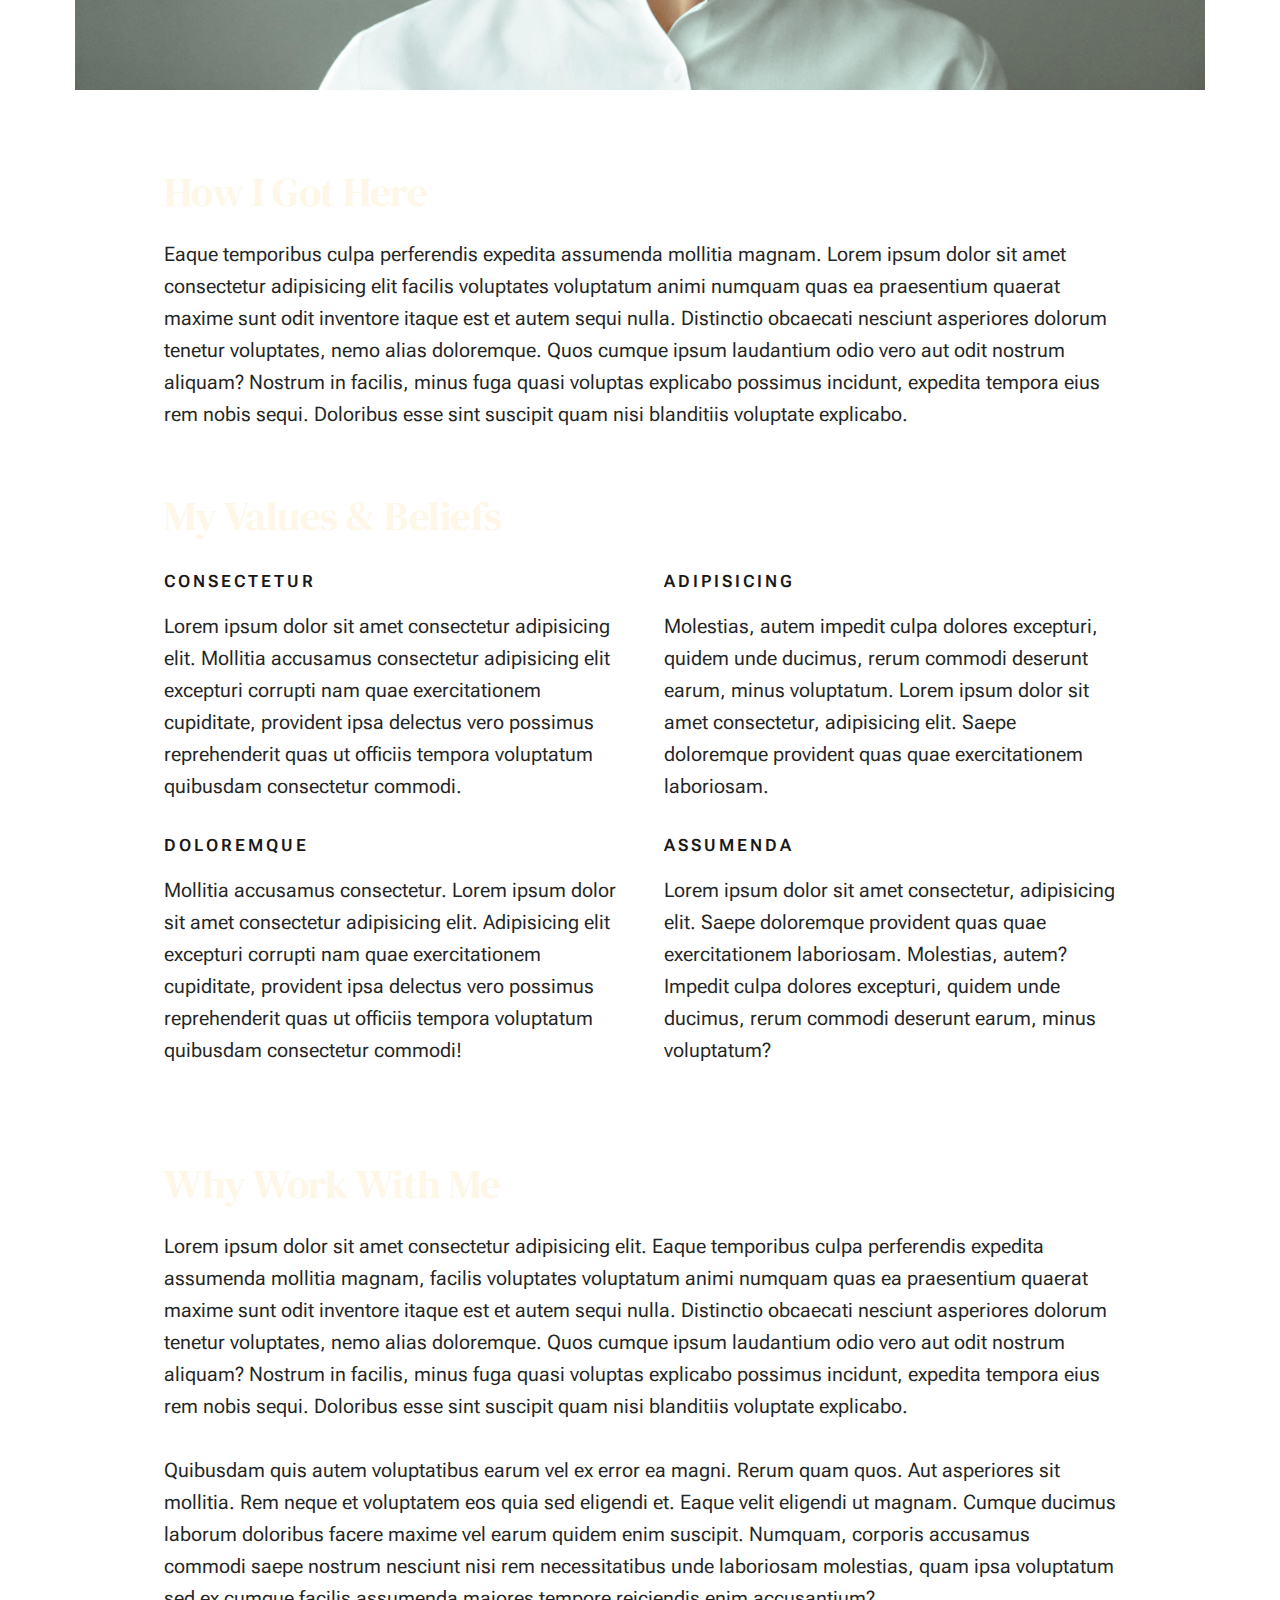
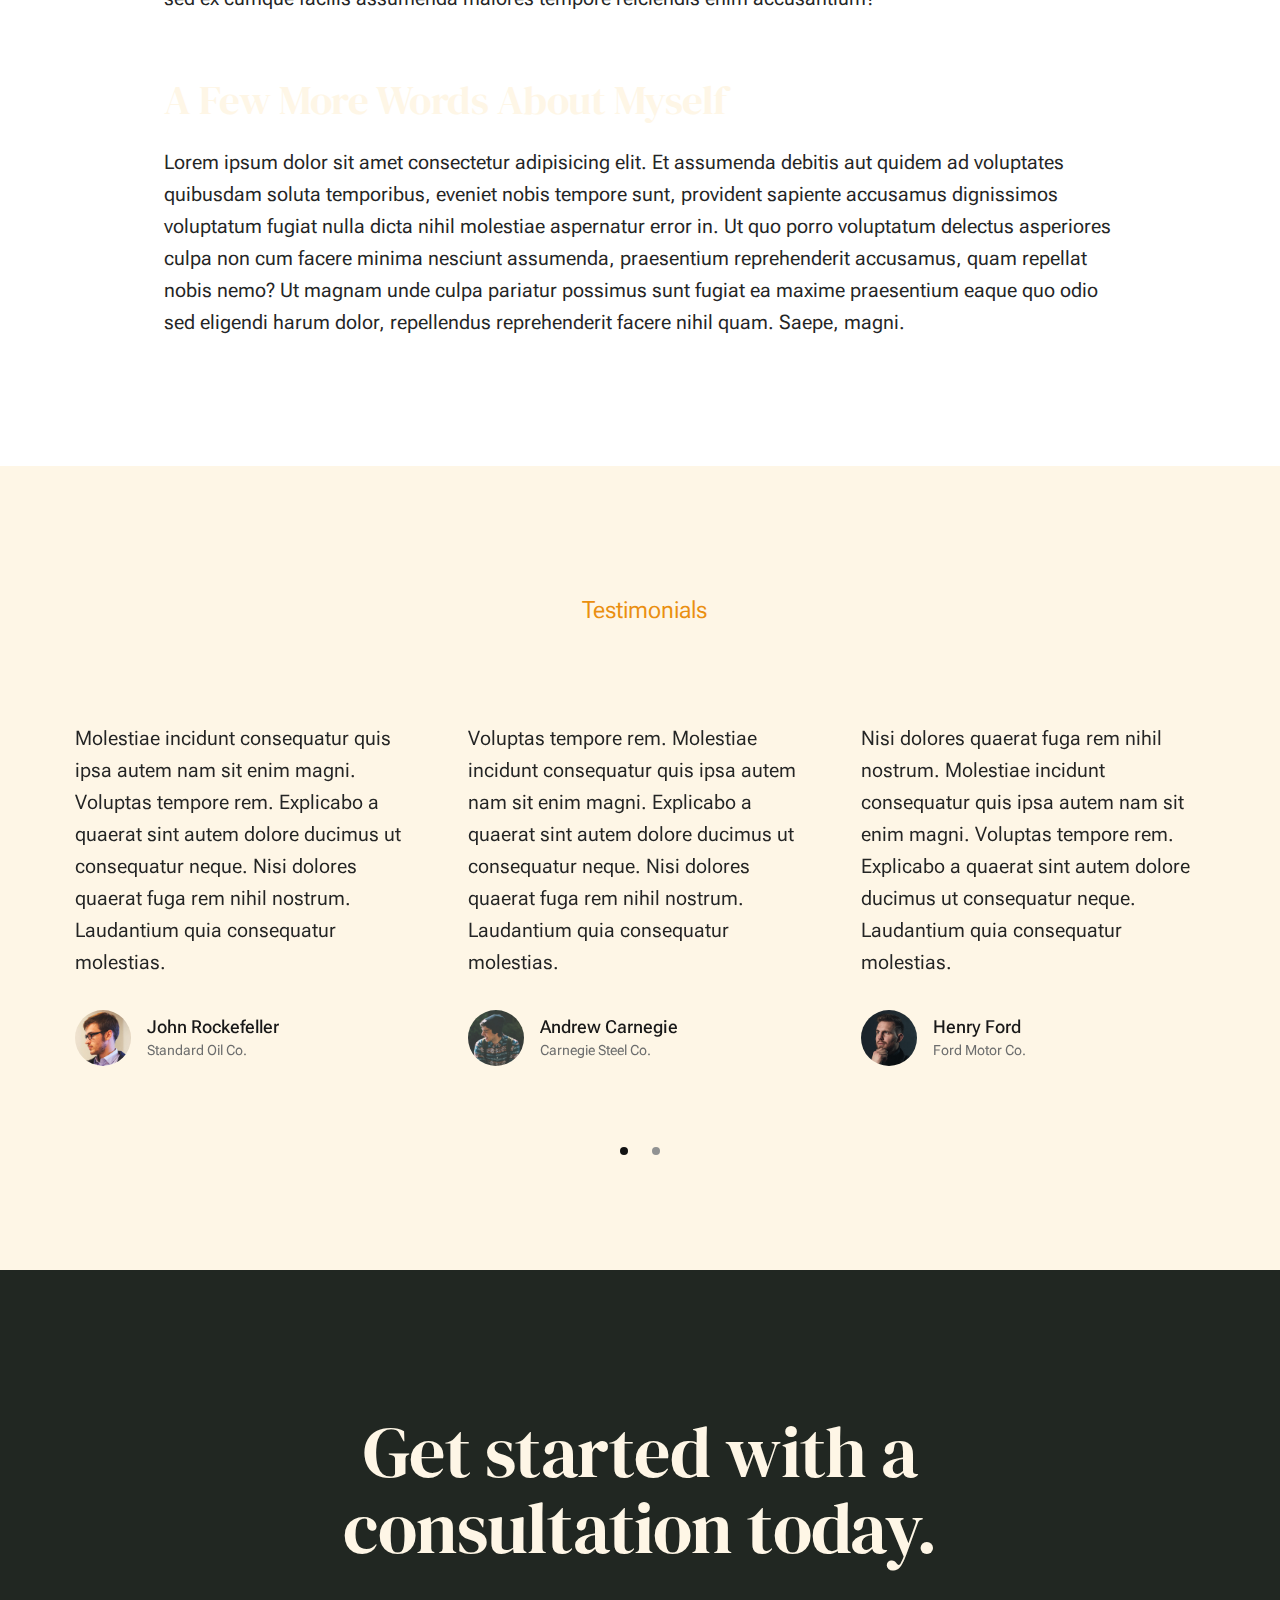
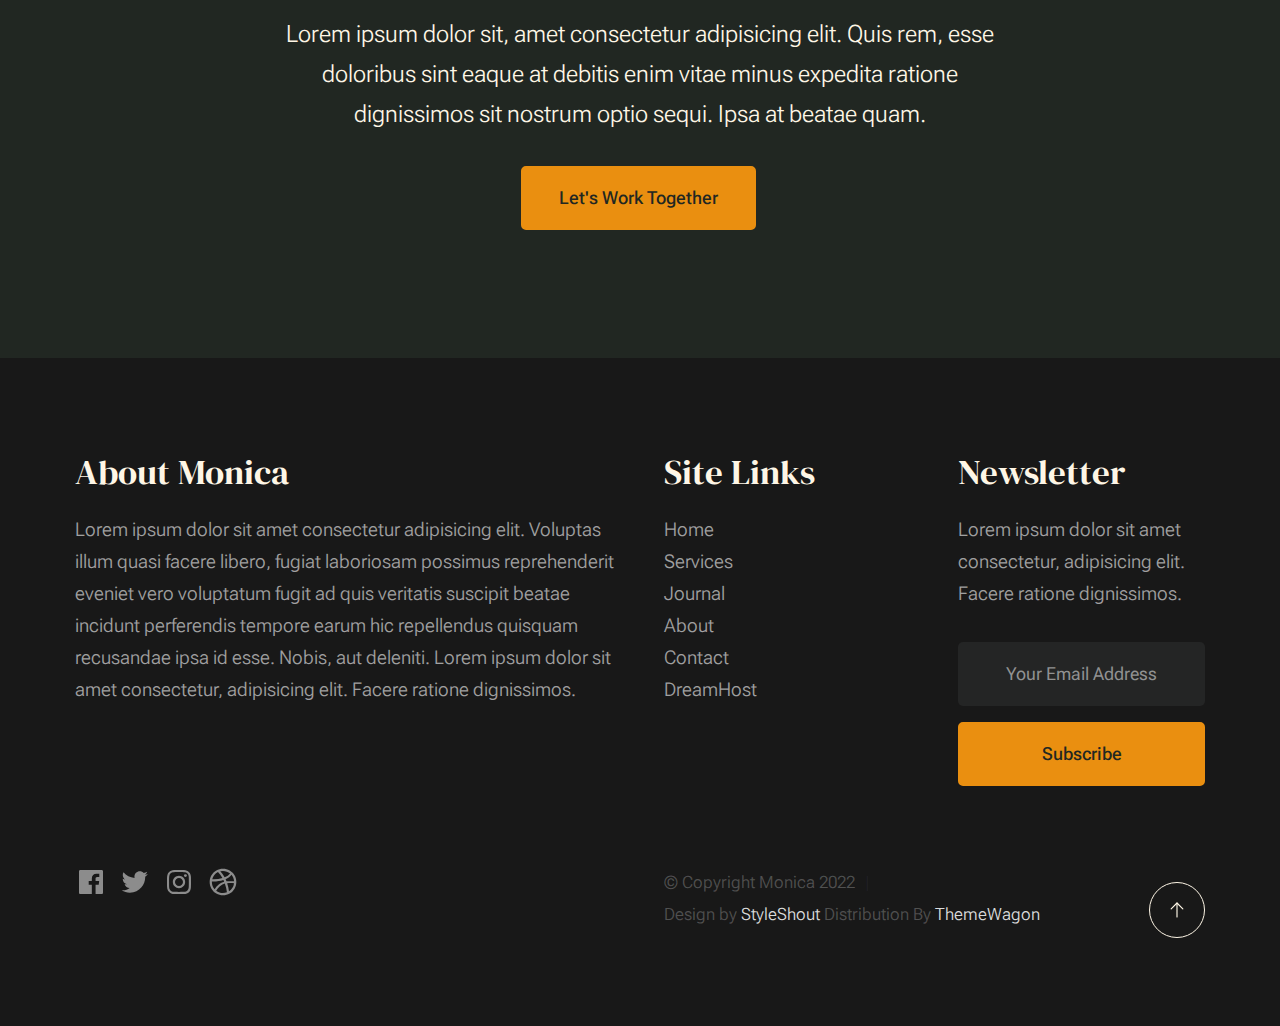
<file: mycv_app/static/about.html>
<!DOCTYPE html>
<html lang="en" class="no-js" >
<head>

    <!--- basic page needs
    ================================================== -->
    <meta charset="utf-8">
    <meta name="viewport" content="width=device-width, initial-scale=1">
    <title>About - Monica</title>

    <script>
        document.documentElement.classList.remove('no-js');
        document.documentElement.classList.add('js');
    </script>

    <!-- CSS
    ================================================== -->
    <link rel="stylesheet" href="css/vendor.css">
    <link rel="stylesheet" href="css/styles.css">

    <!-- favicons
    ================================================== -->
    <link rel="apple-touch-icon" sizes="180x180" href="apple-touch-icon.png">
    <link rel="icon" type="image/png" sizes="32x32" href="favicon-32x32.png">
    <link rel="icon" type="image/png" sizes="16x16" href="favicon-16x16.png">
    <link rel="manifest" href="site.webmanifest">

</head>


<body id="top">


    <!-- preloader
    ================================================== -->
    <div id="preloader">
        <div id="loader" class="dots-fade">
            <div></div>
            <div></div>
            <div></div>
        </div>
    </div>


    <!-- page wrap
    ================================================== -->
    <div id="page" class="s-pagewrap">


        <!-- # site header 
        ================================================== -->
        <header class="s-header">

            <div class="row s-header__inner width-sixteen-col">

                <div class="s-header__block">
                    <div class="s-header__logo">
                        <a class="logo" href="index.html">
                            <img src="images/logo.svg" alt="Homepage">
                        </a>
                    </div>

                    <a class="s-header__menu-toggle" href="#0"><span>Menu</span></a>
                </div> <!-- end s-header__block -->

                <nav class="s-header__nav">
    
                    <ul class="s-header__menu-links">
                        <li class="current"><a href="about.html">About</a></li>
                        <li><a href="services.html">Services</a></li>
                        <li><a href="blog.html">Journal</a></li>
                        <li><a href="contact.html">Contact</a></li>
                    </ul> <!-- s-header__menu-links -->

                    <div class="s-header__contact">
                        <a href="contact.html" class="btn btn--primary s-header__contact-btn">Let's Work Together</a>                        
                    </div> <!-- s-header__contact -->
    
                </nav> <!-- end s-header__nav -->

            </div> <!-- end s-header__inner -->

        </header> <!-- end s-header -->


        <!-- # site main content
        ================================================== -->
        <section id="content" class="s-content">

               <section class="s-pageheader pageheader">
                    <div class="row">
                        <div class="column xl-12">
                            <h1 class="page-title">
                                <span class="page-title__small-type text-pretitle">About</span>
                                Hi, I'm Monica
                            </h1>
                            
                        </div>
                    </div>
               </section> <!-- end pageheader --> 

               <section class="s-pagecontent pagecontent">

                    <div class="row pageintro">
                        <div class="column xl-6 lg-12">
                            <h2 class="text-display-title">Some inspiring words to describe yourself</h2>
                        </div>
                        <div class="column xl-6 lg-12 u-flexitem-x-right">
                            <p class="lead">
                            Lorem ipsum dolor sit amet consectetur, adipisicing elit. Alias eos quas blanditiis, quos sint nostrum fugit aperiam 
                            inventore optio itaque molestias corporis, ipsa tenetur eligendi nihil iste porro, natus culpa consequuntur? Maxime, 
                            corporis tempore. Sed tenetur veritatis velit recusandae eum, molestiae voluptate ducimus laudantium esse illo 
                            doloribus atque eligendi deleniti iusto. 
                            </p>
                        </div>                       
                    </div> <!-- end pageintro -->   
                    
                    <div class="row pagemedia">
                        <d class="column xl-12">
                            <figure class="page-media">                                
                                <img src="images/thumbs/about/about-1200.jpg" 
                                     srcset="images/thumbs/about/about-2400.jpg 2400w, 
                                             images/thumbs/about/about-1200.jpg 1200w, 
                                             images/thumbs/about/about-600.jpg 600w" sizes="(max-width: 2400px) 100vw, 2400px" alt="">
                            </figure>
                        </d>
                    </div> <!-- end pagemedia -->

                    <div class="row width-narrower pagemain">
                        <div class="column xl-12"> 

                            <h2>How I Got Here</h2>
                            <p>
                            Eaque temporibus culpa perferendis expedita assumenda mollitia magnam. Lorem ipsum dolor sit amet consectetur adipisicing elit
                            facilis voluptates voluptatum animi numquam quas ea praesentium quaerat maxime sunt odit inventore itaque est et autem sequi nulla. 
                            Distinctio obcaecati nesciunt asperiores dolorum tenetur voluptates, nemo alias doloremque. Quos cumque ipsum laudantium odio vero 
                            aut odit nostrum aliquam? Nostrum in facilis, minus fuga quasi voluptas explicabo possimus incidunt, expedita tempora eius rem nobis sequi. 
                            Doloribus esse sint suscipit quam nisi blanditiis voluptate explicabo.
                            </p>

                            <h2 class="u-add-bottom">My Values & Beliefs</h2>

                            <div class="grid-list-items list-items">
                                <div class="grid-list-items__item list-items__item u-remove-bottom">
                                    <div class="list-items__item-header">
                                        <h6 class="list-items__item-small-title">Consectetur</h6>
                                    </div>
                                    <p>
                                    Lorem ipsum dolor sit amet consectetur adipisicing elit. Mollitia accusamus consectetur adipisicing elit excepturi corrupti 
                                    nam quae exercitationem cupiditate, provident ipsa delectus vero possimus reprehenderit quas ut officiis tempora voluptatum 
                                    quibusdam consectetur commodi.
                                    </p>
                                </div>
                                <div class="grid-list-items__item list-items__item u-remove-bottom">
                                    <div class="list-items__item-header">
                                        <h6 class="list-items__item-small-title">Adipisicing</h6>
                                    </div>
                                    <p> 
                                    Molestias, autem impedit culpa dolores excepturi, quidem unde ducimus, rerum commodi deserunt earum, minus voluptatum.
                                    Lorem ipsum dolor sit amet consectetur, adipisicing elit. Saepe doloremque provident quas quae exercitationem laboriosam.
                                    </p>
                                </div>
                                <div class="grid-list-items__item list-items__item u-remove-bottom">
                                    <div class="list-items__item-header">
                                        <h6 class="list-items__item-small-title">Doloremque</h6>
                                    </div>
                                    <p>
                                    Mollitia accusamus consectetur. Lorem ipsum dolor sit amet consectetur adipisicing elit. Adipisicing elit excepturi corrupti 
                                    nam quae exercitationem cupiditate, provident ipsa delectus vero possimus reprehenderit quas ut officiis tempora voluptatum 
                                    quibusdam consectetur commodi!
                                    </p>
                                </div>
                                <div class="grid-list-items__item list-items__item u-remove-bottom">
                                    <div class="list-items__item-header">
                                        <h6 class="list-items__item-small-title">Assumenda</h6>
                                    </div>
                                    <p>
                                    Lorem ipsum dolor sit amet consectetur, adipisicing elit. Saepe doloremque provident quas quae exercitationem laboriosam. 
                                    Molestias, autem? Impedit culpa dolores excepturi, quidem unde ducimus, rerum commodi deserunt earum, minus voluptatum?
                                    </p>
                                </div>
                            </div> <!--grid-list-items -->

                            <h2>Why Work With Me</h2>
                            <p>
                            Lorem ipsum dolor sit amet consectetur adipisicing elit. Eaque temporibus culpa perferendis expedita assumenda mollitia magnam, 
                            facilis voluptates voluptatum animi numquam quas ea praesentium quaerat maxime sunt odit inventore itaque est et autem sequi nulla. 
                            Distinctio obcaecati nesciunt asperiores dolorum tenetur voluptates, nemo alias doloremque. Quos cumque ipsum laudantium odio vero aut 
                            odit nostrum aliquam? Nostrum in facilis, minus fuga quasi voluptas explicabo possimus incidunt, expedita tempora eius rem nobis sequi. 
                            Doloribus esse sint suscipit quam nisi blanditiis voluptate explicabo.
                            </p>

                            <p>
                            Quibusdam quis autem voluptatibus earum vel ex error ea magni. Rerum quam quos. Aut asperiores sit mollitia. Rem neque et voluptatem 
                            eos quia sed eligendi et. Eaque velit eligendi ut magnam. Cumque ducimus laborum doloribus facere maxime vel earum quidem enim suscipit. 
                            Numquam, corporis accusamus commodi saepe nostrum nesciunt nisi rem necessitatibus unde laboriosam molestias, quam ipsa voluptatum sed 
                            ex cumque facilis assumenda maiores tempore reiciendis enim accusantium?
                            </p>                   

                            <h2>A Few More Words About Myself</h2>
                            <p>
                            Lorem ipsum dolor sit amet consectetur adipisicing elit. Et assumenda debitis aut quidem ad voluptates quibusdam soluta temporibus, 
                            eveniet nobis tempore sunt, provident sapiente accusamus dignissimos voluptatum fugiat nulla dicta nihil molestiae aspernatur error in. 
                            Ut quo porro voluptatum delectus asperiores culpa non cum facere minima nesciunt assumenda, praesentium reprehenderit accusamus, quam 
                            repellat nobis nemo? Ut magnam unde culpa pariatur possimus sunt fugiat ea maxime praesentium eaque quo odio sed eligendi harum dolor, 
                            repellendus reprehenderit facere nihil quam. Saepe, magni.
                            </p>

                        </div> <!-- end grid-block-->
                    </div> <!-- end pagemain -->

               </section> <!-- pagecontent -->

               <section class="s-testimonials">

                    <div class="s-testimonials__header row row-x-center text-center">
                        <div class="column xl-8 lg-12">
        
                            <p class="text-pretitle">
                            Testimonials
                            </p>
                            <h3>
                            Reviews From Real Clients
                            </h3>                        
        
                        </div>
                    </div> <!--end s-testimonials__header -->

                    <div class="row s-testimonials__content">
                        <div class="column xl-12 testimonials">

                            <div class="swiper-container testimonials__slider page-slider">

                                <div class="swiper-wrapper">
                                    <div class="testimonials__slide swiper-slide">
                                        <p>
                                        Molestiae incidunt consequatur quis ipsa autem nam sit enim magni. Voluptas tempore rem. 
                                        Explicabo a quaerat sint autem dolore ducimus ut consequatur neque. Nisi dolores quaerat fuga rem nihil nostrum.
                                        Laudantium quia consequatur molestias.
                                        </p>
                                        <div class="testimonials__author">
                                            <img src="images/avatars/user-01.jpg" alt="Author image" class="testimonials__avatar">
                                            <cite class="testimonials__cite">
                                                <strong>John Rockefeller</strong>
                                                <span>Standard Oil Co.</span>
                                            </cite>
                                        </div>
                                    </div>
                                    <div class="testimonials__slide swiper-slide">
                                        <p>
                                        Voluptas tempore rem. Molestiae incidunt consequatur quis ipsa autem nam sit enim magni. 
                                        Explicabo a quaerat sint autem dolore ducimus ut consequatur neque. Nisi dolores quaerat fuga rem nihil nostrum.
                                        Laudantium quia consequatur molestias.
                                        </p>
                                        <div class="testimonials__author">
                                            <img src="images/avatars/user-04.jpg" alt="Author image" class="testimonials__avatar">
                                            <cite class="testimonials__cite">
                                                <strong>Andrew Carnegie</strong>
                                                <span>Carnegie Steel Co.</span>
                                            </cite>
                                        </div>
                                    </div>
                                    <div class="testimonials__slide swiper-slide">
                                        <p>
                                        Nisi dolores quaerat fuga rem nihil nostrum. Molestiae incidunt consequatur quis ipsa autem nam sit enim magni. 
                                        Voluptas tempore rem. Explicabo a quaerat sint autem dolore ducimus ut consequatur neque. 
                                        Laudantium quia consequatur molestias.
                                        </p>
                                        <div class="testimonials__author">
                                            <img src="images/avatars/user-06.jpg" alt="Author image" class="testimonials__avatar">
                                            <cite class="testimonials__cite">
                                                <strong>Henry Ford</strong>
                                                <span>Ford Motor Co.</span>
                                            </cite>
                                        </div>
                                    </div>
                                    <div class="testimonials__slide swiper-slide">
                                        <p>
                                        Molestiae incidunt consequatur quis ipsa autem nam sit enim magni. Voluptas tempore rem. 
                                        Explicabo a quaerat sint autem dolore ducimus ut consequatur neque. Nisi dolores quaerat fuga rem nihil nostrum.
                                        Laudantium quia consequatur molestias.
                                        </p>
                                        <div class="testimonials__author">
                                            <img src="images/avatars/user-02.jpg" alt="Author image" class="testimonials__avatar">
                                            <cite class="testimonials__cite">
                                                <strong>John Morgan</strong>
                                                <span>JP Morgan & Co.</span>
                                            </cite>
                                        </div>
                                    </div> 
                                </div> <!-- end swiper-wrapper --> 

                                <div class="swiper-pagination"></div>

                            </div> <!--end testimonials__slider --> 

                        </div> <!-- testimonials -->
                    </div> <!--end s-testimonials__content -->

               </section> <!-- end s-testimonials -->

        </section> <!-- s-content-->

        <!-- # cta
        ================================================== -->
        <section id="cta" class="s-cta">

            <div class="row row-x-center text-center">
                <div class="column xl-8 lg-12">

                    <div class="s-cta__content">
                        <h2 class="text-display-title">
                        Get started with a consultation today.
                        </h2>
                        <p class="lead">
                        Lorem ipsum dolor sit, amet consectetur adipisicing elit. Quis rem, esse doloribus sint eaque at debitis enim vitae minus expedita ratione dignissimos sit nostrum optio sequi. Ipsa at beatae quam.
                        </p>
                        <a href="contact.html" class="btn btn--primary">Let's Work Together</a>
                    </div>

                </div>
            </div>

        </section> <!-- end s-cta -->


        <!-- # footer 
        ================================================== -->
        <footer class="s-footer">
            <div class="row s-footer__content">
                <div class="column xl-6 lg-6 md-12 s-footer__block s-footer__about">                    
                    <h3>About Monica</h3>
                    <p>
                    Lorem ipsum dolor sit amet consectetur adipisicing elit. Voluptas illum quasi facere libero, 
                    fugiat laboriosam possimus reprehenderit eveniet vero voluptatum fugit ad quis veritatis suscipit beatae 
                    incidunt perferendis tempore earum hic repellendus quisquam recusandae ipsa id esse. Nobis, aut deleniti.
                    Lorem ipsum dolor sit amet consectetur, adipisicing elit. Facere ratione dignissimos.
                    </p>               
                </div>                
                <div class="column xl-3 lg-6 md-12 s-footer__block s-footer__site-links">
                    <h3>Site Links</h3>
                    <ul class="link-list">
                        <li><a href="index.html">Home</a></li>
                        <li><a href="services.html">Services</a></li>
                        <li><a href="blog.html">Journal</a></li>
                        <li><a href="about.html">About</a></li>
                        <li><a href="contact.html">Contact</a></li>
                        <li><a href="https://www.dreamhost.com/r.cgi?287326">DreamHost</a></li>
                    </ul>
                </div>
                <div class="column xl-3 lg-6 md-12 tab-12 s-footer__block s-footer__newsletter">
                    <h3>Newsletter</h3>

                    <p>
                    Lorem ipsum dolor sit amet consectetur, adipisicing elit. Facere ratione dignissimos.
                    </p>

                    <div class="subscribe-form">
                        <form id="mc-form" class="mc-form">
                            <input type="email" name="EMAIL" id="mce-EMAIL" class="u-fullwidth text-center" placeholder="Your Email Address" title="The domain portion of the email address is invalid (the portion after the @)." pattern="^([^\x00-\x20\x22\x28\x29\x2c\x2e\x3a-\x3c\x3e\x40\x5b-\x5d\x7f-\xff]+|\x22([^\x0d\x22\x5c\x80-\xff]|\x5c[\x00-\x7f])*\x22)(\x2e([^\x00-\x20\x22\x28\x29\x2c\x2e\x3a-\x3c\x3e\x40\x5b-\x5d\x7f-\xff]+|\x22([^\x0d\x22\x5c\x80-\xff]|\x5c[\x00-\x7f])*\x22))*\x40([^\x00-\x20\x22\x28\x29\x2c\x2e\x3a-\x3c\x3e\x40\x5b-\x5d\x7f-\xff]+|\x5b([^\x0d\x5b-\x5d\x80-\xff]|\x5c[\x00-\x7f])*\x5d)(\x2e([^\x00-\x20\x22\x28\x29\x2c\x2e\x3a-\x3c\x3e\x40\x5b-\x5d\x7f-\xff]+|\x5b([^\x0d\x5b-\x5d\x80-\xff]|\x5c[\x00-\x7f])*\x5d))*(\.\w{2,})+$" required>
                            <input type="submit" name="subscribe" value="Subscribe" class="btn btn--primary btn--small u-fullwidth">
                            <!-- <div style="position: absolute; left: -5000px;" aria-hidden="true"><input type="text" name="b_cdb7b577e41181934ed6a6a44_9a91cfe7b3" tabindex="-1" value=""></div> -->
                            <div class="mc-status"></div>
                        </form>
                    </div>
                </div>
            </div>    
            
            <div class="row s-footer__bottom">
                <div class="column xl-6 lg-12">
                    <ul class="s-footer__social social-list">
                        <li>
                            <a href="#0">
                                <svg xmlns="http://www.w3.org/2000/svg" width="24" height="24" viewBox="0 0 24 24" style="fill:rgba(0, 0, 0, 1);transform:;-ms-filter:"><path d="M20,3H4C3.447,3,3,3.448,3,4v16c0,0.552,0.447,1,1,1h8.615v-6.96h-2.338v-2.725h2.338v-2c0-2.325,1.42-3.592,3.5-3.592 c0.699-0.002,1.399,0.034,2.095,0.107v2.42h-1.435c-1.128,0-1.348,0.538-1.348,1.325v1.735h2.697l-0.35,2.725h-2.348V21H20 c0.553,0,1-0.448,1-1V4C21,3.448,20.553,3,20,3z"></path></svg>
                                <span class="u-screen-reader-text">Facebook</span>
                            </a>
                        </li>
                        <li>
                            <a href="#0">
                                <svg xmlns="http://www.w3.org/2000/svg" width="24" height="24" viewBox="0 0 24 24" style="fill:rgba(0, 0, 0, 1);transform:;-ms-filter:"><path d="M19.633,7.997c0.013,0.175,0.013,0.349,0.013,0.523c0,5.325-4.053,11.461-11.46,11.461c-2.282,0-4.402-0.661-6.186-1.809 c0.324,0.037,0.636,0.05,0.973,0.05c1.883,0,3.616-0.636,5.001-1.721c-1.771-0.037-3.255-1.197-3.767-2.793 c0.249,0.037,0.499,0.062,0.761,0.062c0.361,0,0.724-0.05,1.061-0.137c-1.847-0.374-3.23-1.995-3.23-3.953v-0.05 c0.537,0.299,1.16,0.486,1.82,0.511C3.534,9.419,2.823,8.184,2.823,6.787c0-0.748,0.199-1.434,0.548-2.032 c1.983,2.443,4.964,4.04,8.306,4.215c-0.062-0.3-0.1-0.611-0.1-0.923c0-2.22,1.796-4.028,4.028-4.028 c1.16,0,2.207,0.486,2.943,1.272c0.91-0.175,1.782-0.512,2.556-0.973c-0.299,0.935-0.936,1.721-1.771,2.22 c0.811-0.088,1.597-0.312,2.319-0.624C21.104,6.712,20.419,7.423,19.633,7.997z"></path></svg>
                                <span class="u-screen-reader-text">Twitter</span>
                            </a>
                        </li>
                        <li>
                            <a href="#0">
                                <svg xmlns="http://www.w3.org/2000/svg" width="24" height="24" viewBox="0 0 24 24" style="fill:rgba(0, 0, 0, 1);transform:;-ms-filter:"><path d="M11.999,7.377c-2.554,0-4.623,2.07-4.623,4.623c0,2.554,2.069,4.624,4.623,4.624c2.552,0,4.623-2.07,4.623-4.624 C16.622,9.447,14.551,7.377,11.999,7.377L11.999,7.377z M11.999,15.004c-1.659,0-3.004-1.345-3.004-3.003 c0-1.659,1.345-3.003,3.004-3.003s3.002,1.344,3.002,3.003C15.001,13.659,13.658,15.004,11.999,15.004L11.999,15.004z"></path><circle cx="16.806" cy="7.207" r="1.078"></circle><path d="M20.533,6.111c-0.469-1.209-1.424-2.165-2.633-2.632c-0.699-0.263-1.438-0.404-2.186-0.42 c-0.963-0.042-1.268-0.054-3.71-0.054s-2.755,0-3.71,0.054C7.548,3.074,6.809,3.215,6.11,3.479C4.9,3.946,3.945,4.902,3.477,6.111 c-0.263,0.7-0.404,1.438-0.419,2.186c-0.043,0.962-0.056,1.267-0.056,3.71c0,2.442,0,2.753,0.056,3.71 c0.015,0.748,0.156,1.486,0.419,2.187c0.469,1.208,1.424,2.164,2.634,2.632c0.696,0.272,1.435,0.426,2.185,0.45 c0.963,0.042,1.268,0.055,3.71,0.055s2.755,0,3.71-0.055c0.747-0.015,1.486-0.157,2.186-0.419c1.209-0.469,2.164-1.424,2.633-2.633 c0.263-0.7,0.404-1.438,0.419-2.186c0.043-0.962,0.056-1.267,0.056-3.71s0-2.753-0.056-3.71C20.941,7.57,20.801,6.819,20.533,6.111z M19.315,15.643c-0.007,0.576-0.111,1.147-0.311,1.688c-0.305,0.787-0.926,1.409-1.712,1.711c-0.535,0.199-1.099,0.303-1.67,0.311 c-0.95,0.044-1.218,0.055-3.654,0.055c-2.438,0-2.687,0-3.655-0.055c-0.569-0.007-1.135-0.112-1.669-0.311 c-0.789-0.301-1.414-0.923-1.719-1.711c-0.196-0.534-0.302-1.099-0.311-1.669c-0.043-0.95-0.053-1.218-0.053-3.654 c0-2.437,0-2.686,0.053-3.655c0.007-0.576,0.111-1.146,0.311-1.687c0.305-0.789,0.93-1.41,1.719-1.712 c0.534-0.198,1.1-0.303,1.669-0.311c0.951-0.043,1.218-0.055,3.655-0.055c2.437,0,2.687,0,3.654,0.055 c0.571,0.007,1.135,0.112,1.67,0.311c0.786,0.303,1.407,0.925,1.712,1.712c0.196,0.534,0.302,1.099,0.311,1.669 c0.043,0.951,0.054,1.218,0.054,3.655c0,2.436,0,2.698-0.043,3.654H19.315z"></path></svg>
                                <span class="u-screen-reader-text">Instagram</span>
                            </a>
                        </li>
                        <li>
                            <a href="#0">
                                <svg xmlns="http://www.w3.org/2000/svg" width="24" height="24" viewBox="0 0 24 24" style="fill: rgba(0, 0, 0, 1);transform: ;msFilter:;"><path d="M20.66 6.98a9.932 9.932 0 0 0-3.641-3.64C15.486 2.447 13.813 2 12 2s-3.486.447-5.02 1.34c-1.533.893-2.747 2.107-3.64 3.64S2 10.187 2 12s.446 3.487 1.34 5.02a9.924 9.924 0 0 0 3.641 3.64C8.514 21.553 10.187 22 12 22s3.486-.447 5.02-1.34a9.932 9.932 0 0 0 3.641-3.64C21.554 15.487 22 13.813 22 12s-.446-3.487-1.34-5.02zM12 3.66c2 0 3.772.64 5.32 1.919-.92 1.174-2.286 2.14-4.1 2.9-1.002-1.813-2.088-3.327-3.261-4.54A7.715 7.715 0 0 1 12 3.66zM5.51 6.8a8.116 8.116 0 0 1 2.711-2.22c1.212 1.201 2.325 2.7 3.34 4.5-2 .6-4.114.9-6.341.9-.573 0-1.006-.013-1.3-.04A8.549 8.549 0 0 1 5.51 6.8zM3.66 12c0-.054.003-.12.01-.2.007-.08.01-.146.01-.2.254.014.641.02 1.161.02 2.666 0 5.146-.367 7.439-1.1.187.373.381.793.58 1.26-1.32.293-2.674 1.006-4.061 2.14S6.4 16.247 5.76 17.5c-1.4-1.587-2.1-3.42-2.1-5.5zM12 20.34c-1.894 0-3.594-.587-5.101-1.759.601-1.187 1.524-2.322 2.771-3.401 1.246-1.08 2.483-1.753 3.71-2.02a29.441 29.441 0 0 1 1.56 6.62 8.166 8.166 0 0 1-2.94.56zm7.08-3.96a8.351 8.351 0 0 1-2.58 2.621c-.24-2.08-.7-4.107-1.379-6.081.932-.066 1.765-.1 2.5-.1.799 0 1.686.034 2.659.1a8.098 8.098 0 0 1-1.2 3.46zm-1.24-5c-1.16 0-2.233.047-3.22.14a27.053 27.053 0 0 0-.68-1.62c2.066-.906 3.532-2.006 4.399-3.3 1.2 1.414 1.854 3.027 1.96 4.84-.812-.04-1.632-.06-2.459-.06z"></path></svg>
                                <span class="u-screen-reader-text">Dribbble</span>
                            </a>
                        </li>
                    </ul> <!-- end s-footer__social -->
                </div>
                <div class="column xl-6 lg-12">
                    <p class="ss-copyright">
                        <span>© Copyright Monica 2022</span> 
                        <span>Design by <a href="https://www.styleshout.com/">StyleShout</a> Distribution By <a href="https://themewagon.com">ThemeWagon</a></span>
                    </p>
                </div>

                <div class="ss-go-top">
                    <a class="smoothscroll" title="Back to Top" href="#top">
                        <svg xmlns="http://www.w3.org/2000/svg" viewBox="0 0 24 24" width="36" height="36" fill="none" stroke="#ffffff" stroke-width="1" stroke-linecap="round" stroke-linejoin="round">&lt;!--!  Atomicons Free 1.00 by @atisalab License - https://atomicons.com/license/ (Icons: CC BY 4.0) Copyright 2021 Atomicons --&gt;<polyline points="17 11 12 6 7 11"></polyline><line x1="12" y1="18" x2="12" y2="6"></line></svg>
                    </a>
                </div> <!-- end ss-go-top -->
            </div>
            
        </footer> <!-- end s-footer -->

    </div> <!-- end page-wrap -->

    <!-- Java Script
    ================================================== -->
    <script src="js/plugins.js"></script>
    <script src="js/main.js"></script>

</body>
</html>
</file>
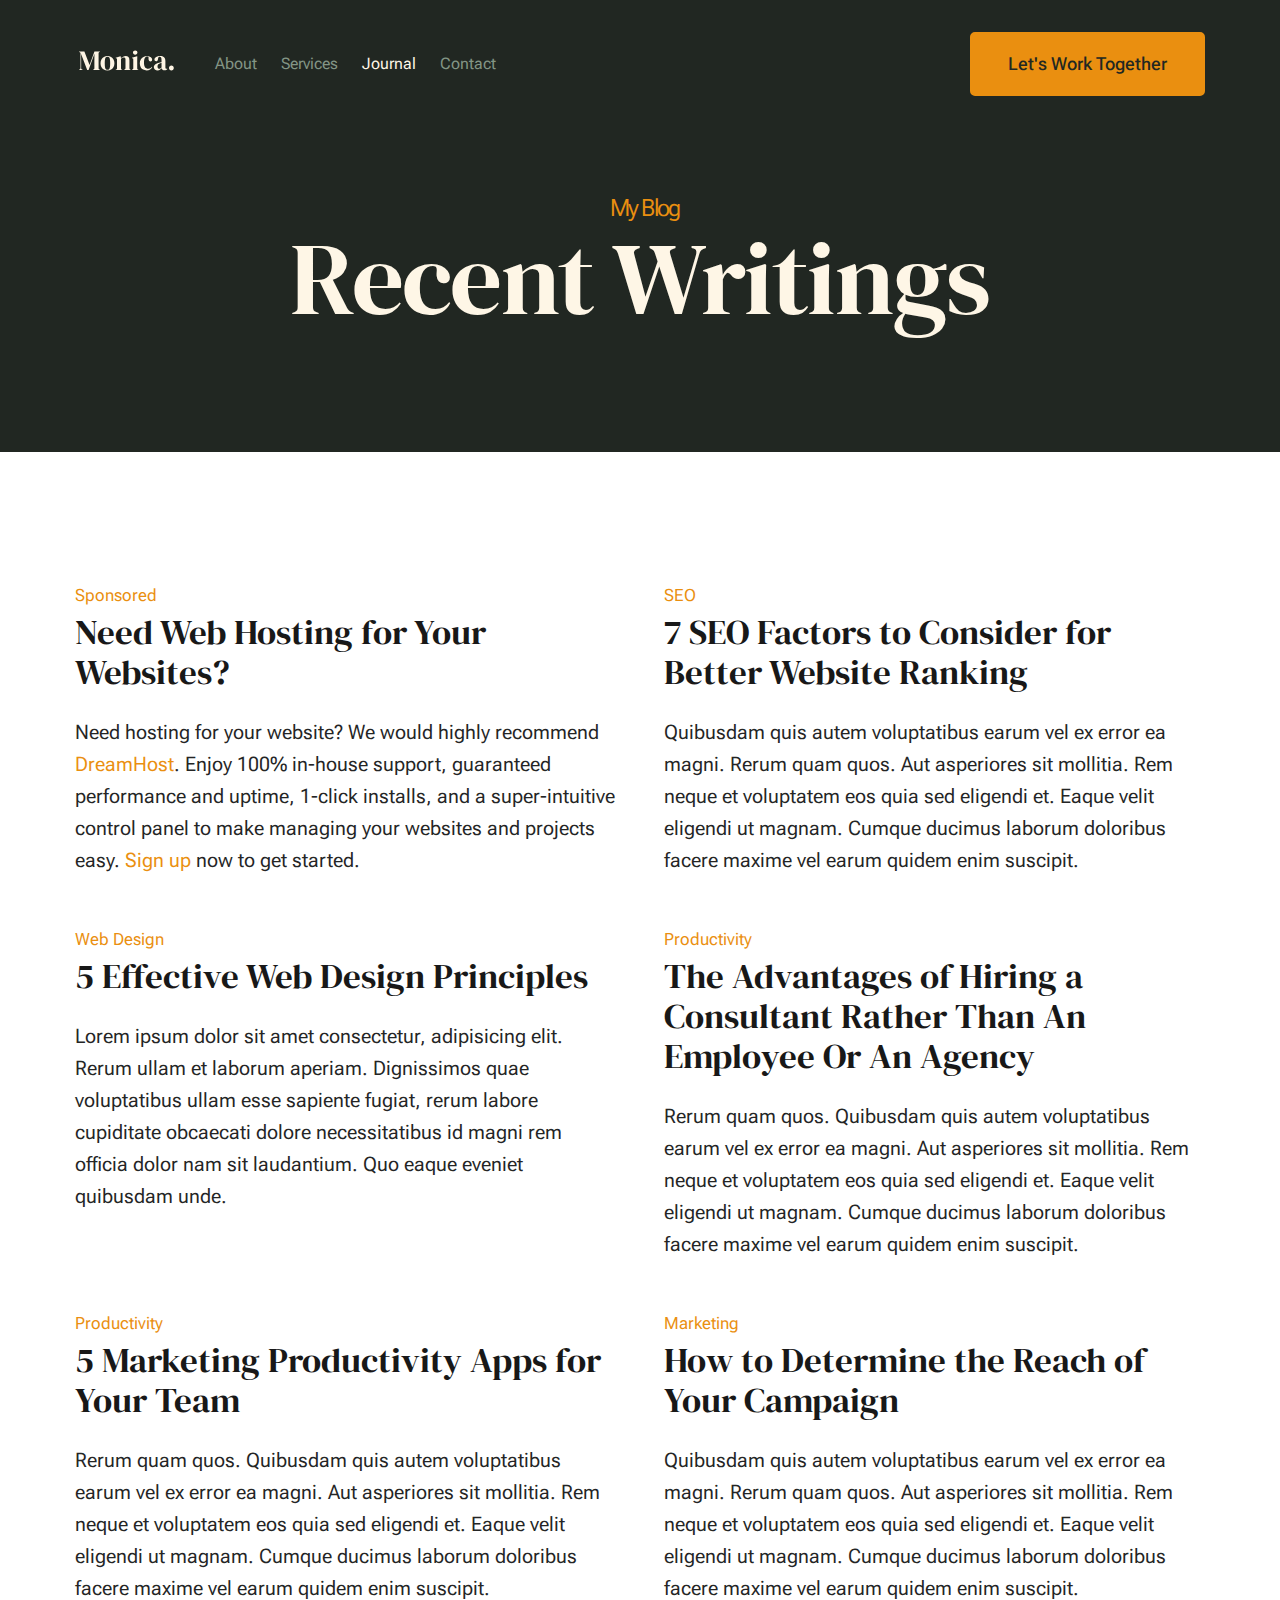
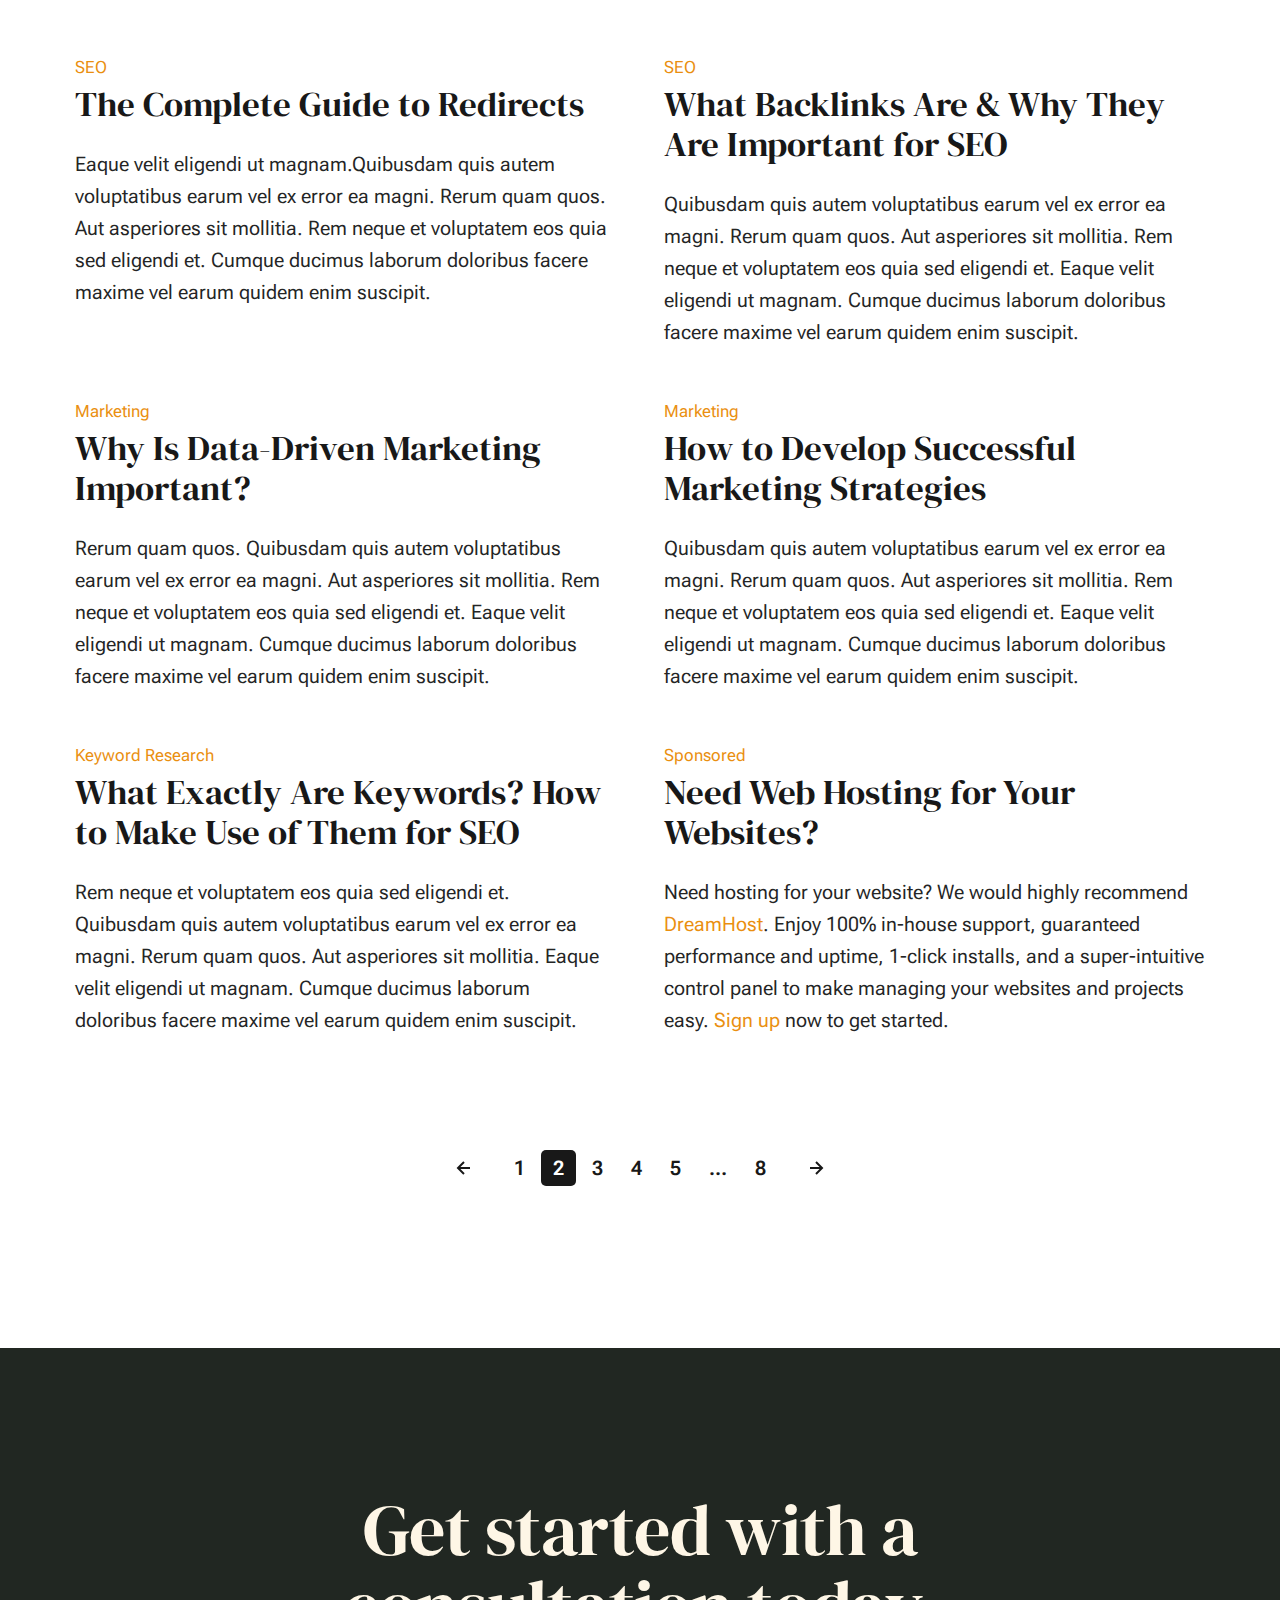
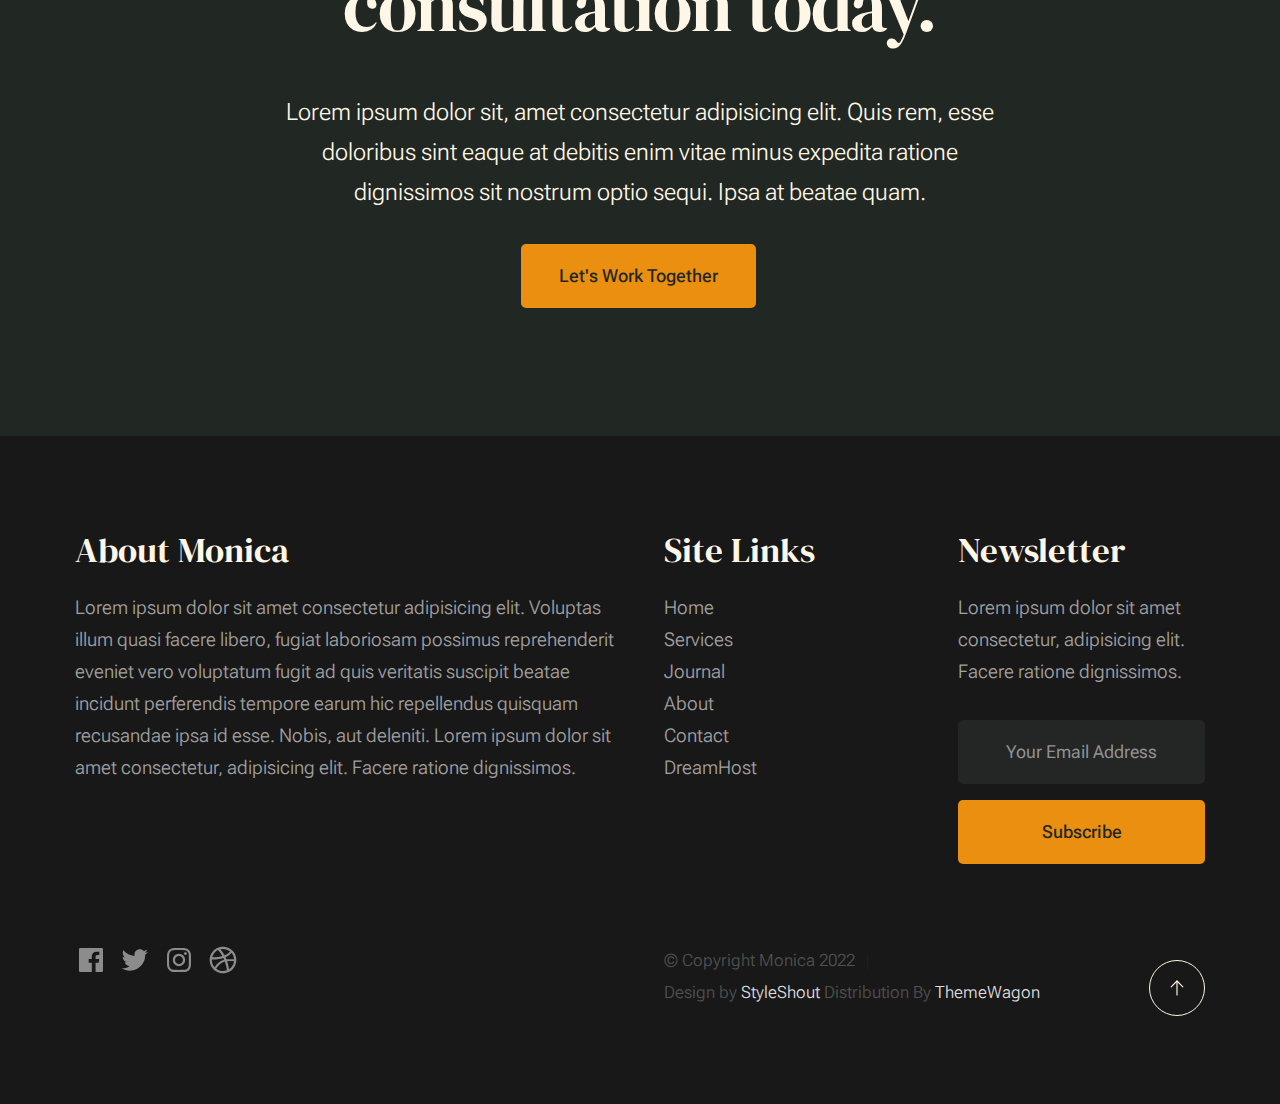
<file: mycv_app/static/blog.html>
<!DOCTYPE html>
<html lang="en" class="no-js" >
<head>

    <!--- basic page needs
    ================================================== -->
    <meta charset="utf-8">
    <meta name="viewport" content="width=device-width, initial-scale=1">
    <title>Blog - Monica</title>

    <script>
        document.documentElement.classList.remove('no-js');
        document.documentElement.classList.add('js');
    </script>

    <!-- CSS
    ================================================== -->
    <link rel="stylesheet" href="css/vendor.css">
    <link rel="stylesheet" href="css/styles.css">

    <!-- favicons
    ================================================== -->
    <link rel="apple-touch-icon" sizes="180x180" href="apple-touch-icon.png">
    <link rel="icon" type="image/png" sizes="32x32" href="favicon-32x32.png">
    <link rel="icon" type="image/png" sizes="16x16" href="favicon-16x16.png">
    <link rel="manifest" href="site.webmanifest">

</head>


<body id="top">


    <!-- preloader
    ================================================== -->
    <div id="preloader">
        <div id="loader" class="dots-fade">
            <div></div>
            <div></div>
            <div></div>
        </div>
    </div>


    <!-- page wrap
    ================================================== -->
    <div id="page" class="s-pagewrap">

        <!-- # site header 
        ================================================== -->
        <header class="s-header">

            <div class="row s-header__inner width-sixteen-col">

                <div class="s-header__block">
                    <div class="s-header__logo">
                        <a class="logo" href="index.html">
                            <img src="images/logo.svg" alt="Homepage">
                        </a>
                    </div>

                    <a class="s-header__menu-toggle" href="#0"><span>Menu</span></a>
                </div> <!-- end s-header__block -->

                <nav class="s-header__nav">
    
                    <ul class="s-header__menu-links">
                        <li><a href="about.html">About</a></li>
                        <li><a href="services.html">Services</a></li>
                        <li class="current"><a href="blog.html">Journal</a></li>
                        <li><a href="contact.html">Contact</a></li>
                    </ul> <!-- s-header__menu-links -->

                    <div class="s-header__contact">
                        <a href="contact.html" class="btn btn--primary s-header__contact-btn">Let's Work Together</a>                        
                    </div> <!-- s-header__contact -->
    
                </nav> <!-- end s-header__nav -->

            </div> <!-- end s-header__inner -->

        </header> <!-- end s-header -->


        <!-- # site main content
        ================================================== -->
        <section id="content" class="s-content">

               <section class="s-pageheader pageheader">
                    <div class="row">
                        <div class="column xl-12">
                            <h1 class="page-title">
                                <span class="page-title__small-type text-pretitle">My Blog</span>
                                Recent Writings
                            </h1>
                        </div>
                    </div>
               </section>   

               <section class="s-pagecontent pagecontent">

                    <div class="row">
                        <div class="column xl-12 grid-block">          
        
                            <!-- <div class="grid-full">         -->
                                <div class="grid-full grid-list-items">

                                    <div class="grid-list-items__item blog-card">
                                        <div class="blog-card__header">
                                            <div class="blog-card__cat-links">
                                                <a href="blog.html">Sponsored</a>
                                            </div>
                                            <h3 class="blog-card__title"><a href="https://www.dreamhost.com/r.cgi?287326">Need Web Hosting for Your Websites?</a></h3>
                                        </div>
                                        <div class="blog-card__text">
                                            <p>
                                            Need hosting for your website? We would highly recommend <a href="https://www.dreamhost.com/r.cgi?287326">DreamHost</a>.
                                            Enjoy 100% in-house support, guaranteed performance and uptime, 1-click installs, and a super-intuitive control 
                                            panel to make managing your websites and projects easy. <a href="https://www.dreamhost.com/r.cgi?287326">Sign up</a> now to get started.
                                            </p>
                                        </div>
                                    </div> <!-- end blog-card -->
                                    <div class="grid-list-items__item blog-card">
                                        <div class="blog-card__header">
                                            <div class="blog-card__cat-links">
                                                <a href="blog.html">SEO</a>
                                            </div>
                                            <h3 class="blog-card__title"><a href="single.html">7 SEO Factors to Consider for Better Website Ranking</a></h3>
                                        </div>
                                        <div class="blog-card__text">
                                            <p>
                                            Quibusdam quis autem voluptatibus earum vel ex error ea magni. Rerum quam quos. Aut asperiores 
                                            sit mollitia. Rem neque et voluptatem eos quia sed eligendi et. Eaque velit eligendi ut 
                                            magnam. Cumque ducimus laborum doloribus facere maxime vel earum quidem enim suscipit.
                                            </p>
                                        </div>
                                    </div> <!-- end blog-card -->
                                    <div class="grid-list-items__item blog-card">
                                        <div class="blog-card__header">
                                            <div class="blog-card__cat-links">
                                                <a href="blog.html">Web Design</a>
                                            </div>
                                            <h3 class="blog-card__title"><a href="single.html">5 Effective Web Design Principles</a></h3>
                                        </div>
                                        <div class="blog-card__text">
                                            <p>
                                            Lorem ipsum dolor sit amet consectetur, adipisicing elit. Rerum ullam et laborum aperiam. 
                                            Dignissimos quae voluptatibus ullam esse sapiente fugiat, rerum labore cupiditate obcaecati 
                                            dolore necessitatibus id magni rem officia dolor nam sit laudantium. Quo eaque eveniet quibusdam unde. 
                                            </p>
                                        </div>
                                    </div> <!-- end blog card -->
                                    <div class="grid-list-items__item blog-card">
                                        <div class="blog-card__header">
                                            <div class="blog-card__cat-links">
                                                <a href="blog.html">Productivity</a>
                                            </div>
                                            <h3 class="blog-card__title"><a href="single.html">The Advantages of Hiring a Consultant Rather Than An Employee Or An Agency</a></h3>
                                        </div>
                                        <div class="blog-card__text">
                                            <p>
                                            Rerum quam quos. Quibusdam quis autem voluptatibus earum vel ex error ea magni. Aut asperiores 
                                            sit mollitia. Rem neque et voluptatem eos quia sed eligendi et. Eaque velit eligendi ut 
                                            magnam. Cumque ducimus laborum doloribus facere maxime vel earum quidem enim suscipit.
                                            </p>
                                        </div>
                                    </div> <!-- end blog-card -->
                                    <div class="grid-list-items__item blog-card">
                                        <div class="blog-card__header">
                                            <div class="blog-card__cat-links">
                                                <a href="blog.html">Productivity</a>
                                            </div>
                                            <h3 class="blog-card__title"><a href="single.html">5 Marketing Productivity Apps for Your Team</a></h3>
                                        </div>
                                        <div class="blog-card__text">
                                            <p>
                                            Rerum quam quos. Quibusdam quis autem voluptatibus earum vel ex error ea magni. Aut asperiores 
                                            sit mollitia. Rem neque et voluptatem eos quia sed eligendi et. Eaque velit eligendi ut 
                                            magnam. Cumque ducimus laborum doloribus facere maxime vel earum quidem enim suscipit.
                                            </p>
                                        </div>
                                    </div> <!-- end blog-card -->
                                    <div class="grid-list-items__item blog-card">
                                        <div class="blog-card__header">
                                            <div class="blog-card__cat-links">
                                                <a href="blog.html">Marketing</a>
                                            </div>
                                            <h3 class="blog-card__title"><a href="single.html">How to Determine the Reach of Your Campaign</a></h3>
                                        </div>
                                        <div class="blog-card__text">
                                            <p>
                                            Quibusdam quis autem voluptatibus earum vel ex error ea magni. Rerum quam quos. Aut asperiores 
                                            sit mollitia. Rem neque et voluptatem eos quia sed eligendi et. Eaque velit eligendi ut 
                                            magnam. Cumque ducimus laborum doloribus facere maxime vel earum quidem enim suscipit.
                                            </p>
                                        </div>
                                    </div> <!-- end blog-card -->
                                    <div class="grid-list-items__item blog-card">
                                        <div class="blog-card__header">
                                            <div class="blog-card__cat-links">
                                                <a href="blog.html">SEO</a>
                                            </div>
                                            <h3 class="blog-card__title"><a href="single.html">The Complete Guide to Redirects</a></h3>
                                        </div>
                                        <div class="blog-card__text">
                                            <p>
                                            Eaque velit eligendi ut magnam.Quibusdam quis autem voluptatibus earum vel 
                                            ex error ea magni. Rerum quam quos. Aut asperiores sit mollitia. Rem neque et 
                                            voluptatem eos quia sed eligendi et. Cumque ducimus laborum doloribus facere maxime 
                                            vel earum quidem enim suscipit.
                                            </p>
                                        </div>
                                    </div> <!-- end blog card -->
                                    <div class="grid-list-items__item blog-card">
                                        <div class="blog-card__header">
                                            <div class="blog-card__cat-links">
                                                <a href="blog.html">SEO</a>
                                            </div>
                                            <h3 class="blog-card__title"><a href="single.html">What Backlinks Are & Why They Are Important for SEO</a></h3>
                                        </div>
                                        <div class="blog-card__text">
                                            <p>
                                            Quibusdam quis autem voluptatibus earum vel ex error ea magni. Rerum quam quos. Aut asperiores 
                                            sit mollitia. Rem neque et voluptatem eos quia sed eligendi et. Eaque velit eligendi ut 
                                            magnam. Cumque ducimus laborum doloribus facere maxime vel earum quidem enim suscipit.
                                            </p>
                                        </div>
                                    </div> <!-- end blog-card -->
                                    <div class="grid-list-items__item blog-card">
                                        <div class="blog-card__header">
                                            <div class="blog-card__cat-links">
                                                <a href="blog.html">Marketing</a>
                                            </div>
                                            <h3 class="blog-card__title"><a href="single.html">Why Is Data-Driven Marketing Important?</a></h3>
                                        </div>
                                        <div class="blog-card__text">
                                            <p>
                                            Rerum quam quos. Quibusdam quis autem voluptatibus earum vel ex error ea magni. Aut asperiores 
                                            sit mollitia. Rem neque et voluptatem eos quia sed eligendi et. Eaque velit eligendi ut 
                                            magnam. Cumque ducimus laborum doloribus facere maxime vel earum quidem enim suscipit.
                                            </p>
                                        </div>
                                    </div> <!-- end blog card -->
                                    <div class="grid-list-items__item blog-card">
                                        <div class="blog-card__header">
                                            <div class="blog-card__cat-links">
                                                <a href="blog.html">Marketing</a>
                                            </div>
                                            <h3 class="blog-card__title"><a href="single.html">How to Develop Successful Marketing Strategies</a></h3>
                                        </div>
                                        <div class="blog-card__text">
                                            <p>
                                            Quibusdam quis autem voluptatibus earum vel ex error ea magni. Rerum quam quos. Aut asperiores 
                                            sit mollitia. Rem neque et voluptatem eos quia sed eligendi et. Eaque velit eligendi ut 
                                            magnam. Cumque ducimus laborum doloribus facere maxime vel earum quidem enim suscipit.
                                            </p>
                                        </div>
                                    </div> <!-- end blog-card -->
                                    <div class="grid-list-items__item blog-card">
                                        <div class="blog-card__header">
                                            <div class="blog-card__cat-links">
                                                <a href="blog.html">Keyword Research</a>
                                            </div>
                                            <h3 class="blog-card__title"><a href="single.html">What Exactly Are Keywords? How to Make Use of Them for SEO</a></h3>
                                        </div>
                                        <div class="blog-card__text">
                                            <p>
                                            Rem neque et voluptatem eos quia sed eligendi et. Quibusdam quis autem voluptatibus earum vel ex error ea magni. 
                                            Rerum quam quos. Aut asperiores sit mollitia. Eaque velit eligendi ut 
                                            magnam. Cumque ducimus laborum doloribus facere maxime vel earum quidem enim suscipit.
                                            </p>
                                        </div>
                                    </div> <!-- end blog-card -->
                                    <div class="grid-list-items__item blog-card">
                                        <div class="blog-card__header">
                                            <div class="blog-card__cat-links">
                                                <a href="blog.html">Sponsored</a>
                                            </div>
                                            <h3 class="blog-card__title"><a href="https://www.dreamhost.com/r.cgi?287326">Need Web Hosting for Your Websites?</a></h3>
                                        </div>
                                        <div class="blog-card__text">
                                            <p>
                                            Need hosting for your website? We would highly recommend <a href="https://www.dreamhost.com/r.cgi?287326">DreamHost</a>.
                                            Enjoy 100% in-house support, guaranteed performance and uptime, 1-click installs, and a super-intuitive control 
                                            panel to make managing your websites and projects easy. <a href="https://www.dreamhost.com/r.cgi?287326">Sign up</a> now to get started.
                                            </p>
                                        </div>
                                    </div> <!-- end blog card -->
        
                                </div> <!-- grid-list-items -->
                            <!-- </div>     -->

                        </div> <!-- end grid-block-->
                    </div> <!-- end row -->

                    <!-- pagination -->
                    <div class="row navigation pagination">
                        <div class="column xl-12">
                            <nav class="pgn">
                                <ul>
                                    <li>
                                        <a class="pgn__prev" href="#0">
                                            <svg xmlns="http://www.w3.org/2000/svg" width="24" height="24" viewBox="0 0 24 24"><path d="M12.707 17.293L8.414 13H18v-2H8.414l4.293-4.293-1.414-1.414L4.586 12l6.707 6.707z"/></svg>
                                        </a>
                                    </li>
                                    <li><a class="pgn__num" href="#0">1</a></li>
                                    <li><span class="pgn__num current">2</span></li>
                                    <li><a class="pgn__num" href="#0">3</a></li>
                                    <li><a class="pgn__num" href="#0">4</a></li>
                                    <li><a class="pgn__num" href="#0">5</a></li>
                                    <li><span class="pgn__num dots">…</span></li>
                                    <li><a class="pgn__num" href="#0">8</a></li>
                                    <li>
                                        <a class="pgn__next" href="#0">
                                            <svg xmlns="http://www.w3.org/2000/svg" width="24" height="24" viewBox="0 0 24 24"><path d="M11.293 17.293l1.414 1.414L19.414 12l-6.707-6.707-1.414 1.414L15.586 11H6v2h9.586z"/></svg>
                                        </a>
                                    </li>
                                </ul>
                            </nav>
                        </div> <!-- end column -->
                    </div> <!-- end pagination -->

               </section>

        </section> <!-- s-content-->

        <!-- # cta
        ================================================== -->
        <section id="cta" class="s-cta">

            <div class="row row-x-center text-center">
                <div class="column xl-8 lg-12">

                    <div class="s-cta__content">
                        <h2 class="text-display-title">
                        Get started with a consultation today.
                        </h2>
                        <p class="lead">
                        Lorem ipsum dolor sit, amet consectetur adipisicing elit. Quis rem, esse doloribus sint eaque at debitis enim vitae minus expedita ratione dignissimos sit nostrum optio sequi. Ipsa at beatae quam.
                        </p>
                        <a href="contact.html" class="btn btn--primary">Let's Work Together</a>
                    </div>

                </div>
            </div>

        </section> <!-- end s-cta -->


        <!-- # footer 
        ================================================== -->
        <footer class="s-footer">
            <div class="row s-footer__content">
                <div class="column xl-6 lg-6 md-12 s-footer__block s-footer__about">                    
                    <h3>About Monica</h3>
                    <p>
                    Lorem ipsum dolor sit amet consectetur adipisicing elit. Voluptas illum quasi facere libero, 
                    fugiat laboriosam possimus reprehenderit eveniet vero voluptatum fugit ad quis veritatis suscipit beatae 
                    incidunt perferendis tempore earum hic repellendus quisquam recusandae ipsa id esse. Nobis, aut deleniti.
                    Lorem ipsum dolor sit amet consectetur, adipisicing elit. Facere ratione dignissimos.
                    </p>               
                </div>                
                <div class="column xl-3 lg-6 md-12 s-footer__block s-footer__site-links">
                    <h3>Site Links</h3>
                    <ul class="link-list">
                        <li><a href="index.html">Home</a></li>
                        <li><a href="services.html">Services</a></li>
                        <li><a href="blog.html">Journal</a></li>
                        <li><a href="about.html">About</a></li>
                        <li><a href="contact.html">Contact</a></li>
                        <li><a href="https://www.dreamhost.com/r.cgi?287326">DreamHost</a></li>
                    </ul>
                </div>
                <div class="column xl-3 lg-6 md-12 tab-12 s-footer__block s-footer__newsletter">
                    <h3>Newsletter</h3>

                    <p>
                    Lorem ipsum dolor sit amet consectetur, adipisicing elit. Facere ratione dignissimos.
                    </p>

                    <div class="subscribe-form">
                        <form id="mc-form" class="mc-form">
                            <input type="email" name="EMAIL" id="mce-EMAIL" class="u-fullwidth text-center" placeholder="Your Email Address" title="The domain portion of the email address is invalid (the portion after the @)." pattern="^([^\x00-\x20\x22\x28\x29\x2c\x2e\x3a-\x3c\x3e\x40\x5b-\x5d\x7f-\xff]+|\x22([^\x0d\x22\x5c\x80-\xff]|\x5c[\x00-\x7f])*\x22)(\x2e([^\x00-\x20\x22\x28\x29\x2c\x2e\x3a-\x3c\x3e\x40\x5b-\x5d\x7f-\xff]+|\x22([^\x0d\x22\x5c\x80-\xff]|\x5c[\x00-\x7f])*\x22))*\x40([^\x00-\x20\x22\x28\x29\x2c\x2e\x3a-\x3c\x3e\x40\x5b-\x5d\x7f-\xff]+|\x5b([^\x0d\x5b-\x5d\x80-\xff]|\x5c[\x00-\x7f])*\x5d)(\x2e([^\x00-\x20\x22\x28\x29\x2c\x2e\x3a-\x3c\x3e\x40\x5b-\x5d\x7f-\xff]+|\x5b([^\x0d\x5b-\x5d\x80-\xff]|\x5c[\x00-\x7f])*\x5d))*(\.\w{2,})+$" required>
                            <input type="submit" name="subscribe" value="Subscribe" class="btn btn--primary btn--small u-fullwidth">
                            <!-- <div style="position: absolute; left: -5000px;" aria-hidden="true"><input type="text" name="b_cdb7b577e41181934ed6a6a44_9a91cfe7b3" tabindex="-1" value=""></div> -->
                            <div class="mc-status"></div>
                        </form>
                    </div>
                </div>
            </div>    
            
            <div class="row s-footer__bottom">
                <div class="column xl-6 lg-12">
                    <ul class="s-footer__social social-list">
                        <li>
                            <a href="#0">
                                <svg xmlns="http://www.w3.org/2000/svg" width="24" height="24" viewBox="0 0 24 24" style="fill:rgba(0, 0, 0, 1);transform:;-ms-filter:"><path d="M20,3H4C3.447,3,3,3.448,3,4v16c0,0.552,0.447,1,1,1h8.615v-6.96h-2.338v-2.725h2.338v-2c0-2.325,1.42-3.592,3.5-3.592 c0.699-0.002,1.399,0.034,2.095,0.107v2.42h-1.435c-1.128,0-1.348,0.538-1.348,1.325v1.735h2.697l-0.35,2.725h-2.348V21H20 c0.553,0,1-0.448,1-1V4C21,3.448,20.553,3,20,3z"></path></svg>
                                <span class="u-screen-reader-text">Facebook</span>
                            </a>
                        </li>
                        <li>
                            <a href="#0">
                                <svg xmlns="http://www.w3.org/2000/svg" width="24" height="24" viewBox="0 0 24 24" style="fill:rgba(0, 0, 0, 1);transform:;-ms-filter:"><path d="M19.633,7.997c0.013,0.175,0.013,0.349,0.013,0.523c0,5.325-4.053,11.461-11.46,11.461c-2.282,0-4.402-0.661-6.186-1.809 c0.324,0.037,0.636,0.05,0.973,0.05c1.883,0,3.616-0.636,5.001-1.721c-1.771-0.037-3.255-1.197-3.767-2.793 c0.249,0.037,0.499,0.062,0.761,0.062c0.361,0,0.724-0.05,1.061-0.137c-1.847-0.374-3.23-1.995-3.23-3.953v-0.05 c0.537,0.299,1.16,0.486,1.82,0.511C3.534,9.419,2.823,8.184,2.823,6.787c0-0.748,0.199-1.434,0.548-2.032 c1.983,2.443,4.964,4.04,8.306,4.215c-0.062-0.3-0.1-0.611-0.1-0.923c0-2.22,1.796-4.028,4.028-4.028 c1.16,0,2.207,0.486,2.943,1.272c0.91-0.175,1.782-0.512,2.556-0.973c-0.299,0.935-0.936,1.721-1.771,2.22 c0.811-0.088,1.597-0.312,2.319-0.624C21.104,6.712,20.419,7.423,19.633,7.997z"></path></svg>
                                <span class="u-screen-reader-text">Twitter</span>
                            </a>
                        </li>
                        <li>
                            <a href="#0">
                                <svg xmlns="http://www.w3.org/2000/svg" width="24" height="24" viewBox="0 0 24 24" style="fill:rgba(0, 0, 0, 1);transform:;-ms-filter:"><path d="M11.999,7.377c-2.554,0-4.623,2.07-4.623,4.623c0,2.554,2.069,4.624,4.623,4.624c2.552,0,4.623-2.07,4.623-4.624 C16.622,9.447,14.551,7.377,11.999,7.377L11.999,7.377z M11.999,15.004c-1.659,0-3.004-1.345-3.004-3.003 c0-1.659,1.345-3.003,3.004-3.003s3.002,1.344,3.002,3.003C15.001,13.659,13.658,15.004,11.999,15.004L11.999,15.004z"></path><circle cx="16.806" cy="7.207" r="1.078"></circle><path d="M20.533,6.111c-0.469-1.209-1.424-2.165-2.633-2.632c-0.699-0.263-1.438-0.404-2.186-0.42 c-0.963-0.042-1.268-0.054-3.71-0.054s-2.755,0-3.71,0.054C7.548,3.074,6.809,3.215,6.11,3.479C4.9,3.946,3.945,4.902,3.477,6.111 c-0.263,0.7-0.404,1.438-0.419,2.186c-0.043,0.962-0.056,1.267-0.056,3.71c0,2.442,0,2.753,0.056,3.71 c0.015,0.748,0.156,1.486,0.419,2.187c0.469,1.208,1.424,2.164,2.634,2.632c0.696,0.272,1.435,0.426,2.185,0.45 c0.963,0.042,1.268,0.055,3.71,0.055s2.755,0,3.71-0.055c0.747-0.015,1.486-0.157,2.186-0.419c1.209-0.469,2.164-1.424,2.633-2.633 c0.263-0.7,0.404-1.438,0.419-2.186c0.043-0.962,0.056-1.267,0.056-3.71s0-2.753-0.056-3.71C20.941,7.57,20.801,6.819,20.533,6.111z M19.315,15.643c-0.007,0.576-0.111,1.147-0.311,1.688c-0.305,0.787-0.926,1.409-1.712,1.711c-0.535,0.199-1.099,0.303-1.67,0.311 c-0.95,0.044-1.218,0.055-3.654,0.055c-2.438,0-2.687,0-3.655-0.055c-0.569-0.007-1.135-0.112-1.669-0.311 c-0.789-0.301-1.414-0.923-1.719-1.711c-0.196-0.534-0.302-1.099-0.311-1.669c-0.043-0.95-0.053-1.218-0.053-3.654 c0-2.437,0-2.686,0.053-3.655c0.007-0.576,0.111-1.146,0.311-1.687c0.305-0.789,0.93-1.41,1.719-1.712 c0.534-0.198,1.1-0.303,1.669-0.311c0.951-0.043,1.218-0.055,3.655-0.055c2.437,0,2.687,0,3.654,0.055 c0.571,0.007,1.135,0.112,1.67,0.311c0.786,0.303,1.407,0.925,1.712,1.712c0.196,0.534,0.302,1.099,0.311,1.669 c0.043,0.951,0.054,1.218,0.054,3.655c0,2.436,0,2.698-0.043,3.654H19.315z"></path></svg>
                                <span class="u-screen-reader-text">Instagram</span>
                            </a>
                        </li>
                        <li>
                            <a href="#0">
                                <svg xmlns="http://www.w3.org/2000/svg" width="24" height="24" viewBox="0 0 24 24" style="fill: rgba(0, 0, 0, 1);transform: ;msFilter:;"><path d="M20.66 6.98a9.932 9.932 0 0 0-3.641-3.64C15.486 2.447 13.813 2 12 2s-3.486.447-5.02 1.34c-1.533.893-2.747 2.107-3.64 3.64S2 10.187 2 12s.446 3.487 1.34 5.02a9.924 9.924 0 0 0 3.641 3.64C8.514 21.553 10.187 22 12 22s3.486-.447 5.02-1.34a9.932 9.932 0 0 0 3.641-3.64C21.554 15.487 22 13.813 22 12s-.446-3.487-1.34-5.02zM12 3.66c2 0 3.772.64 5.32 1.919-.92 1.174-2.286 2.14-4.1 2.9-1.002-1.813-2.088-3.327-3.261-4.54A7.715 7.715 0 0 1 12 3.66zM5.51 6.8a8.116 8.116 0 0 1 2.711-2.22c1.212 1.201 2.325 2.7 3.34 4.5-2 .6-4.114.9-6.341.9-.573 0-1.006-.013-1.3-.04A8.549 8.549 0 0 1 5.51 6.8zM3.66 12c0-.054.003-.12.01-.2.007-.08.01-.146.01-.2.254.014.641.02 1.161.02 2.666 0 5.146-.367 7.439-1.1.187.373.381.793.58 1.26-1.32.293-2.674 1.006-4.061 2.14S6.4 16.247 5.76 17.5c-1.4-1.587-2.1-3.42-2.1-5.5zM12 20.34c-1.894 0-3.594-.587-5.101-1.759.601-1.187 1.524-2.322 2.771-3.401 1.246-1.08 2.483-1.753 3.71-2.02a29.441 29.441 0 0 1 1.56 6.62 8.166 8.166 0 0 1-2.94.56zm7.08-3.96a8.351 8.351 0 0 1-2.58 2.621c-.24-2.08-.7-4.107-1.379-6.081.932-.066 1.765-.1 2.5-.1.799 0 1.686.034 2.659.1a8.098 8.098 0 0 1-1.2 3.46zm-1.24-5c-1.16 0-2.233.047-3.22.14a27.053 27.053 0 0 0-.68-1.62c2.066-.906 3.532-2.006 4.399-3.3 1.2 1.414 1.854 3.027 1.96 4.84-.812-.04-1.632-.06-2.459-.06z"></path></svg>
                                <span class="u-screen-reader-text">Dribbble</span>
                            </a>
                        </li>
                    </ul> <!-- end s-footer__social -->
                </div>
                <div class="column xl-6 lg-12">
                    <p class="ss-copyright">
                        <span>© Copyright Monica 2022</span> 
                        <span>Design by <a href="https://www.styleshout.com/">StyleShout</a> Distribution By <a href="https://themewagon.com">ThemeWagon</a></span>
                    </p>
                </div>

                <div class="ss-go-top">
                    <a class="smoothscroll" title="Back to Top" href="#top">
                        <svg xmlns="http://www.w3.org/2000/svg" viewBox="0 0 24 24" width="36" height="36" fill="none" stroke="#ffffff" stroke-width="1" stroke-linecap="round" stroke-linejoin="round">&lt;!--!  Atomicons Free 1.00 by @atisalab License - https://atomicons.com/license/ (Icons: CC BY 4.0) Copyright 2021 Atomicons --&gt;<polyline points="17 11 12 6 7 11"></polyline><line x1="12" y1="18" x2="12" y2="6"></line></svg>
                    </a>
                </div> <!-- end ss-go-top -->
            </div>
            
        </footer> <!-- end s-footer -->

    </div> <!-- end page-wrap -->

    <!-- Java Script
    ================================================== -->
    <script src="js/plugins.js"></script>
    <script src="js/main.js"></script>

</body>
</html>
</file>
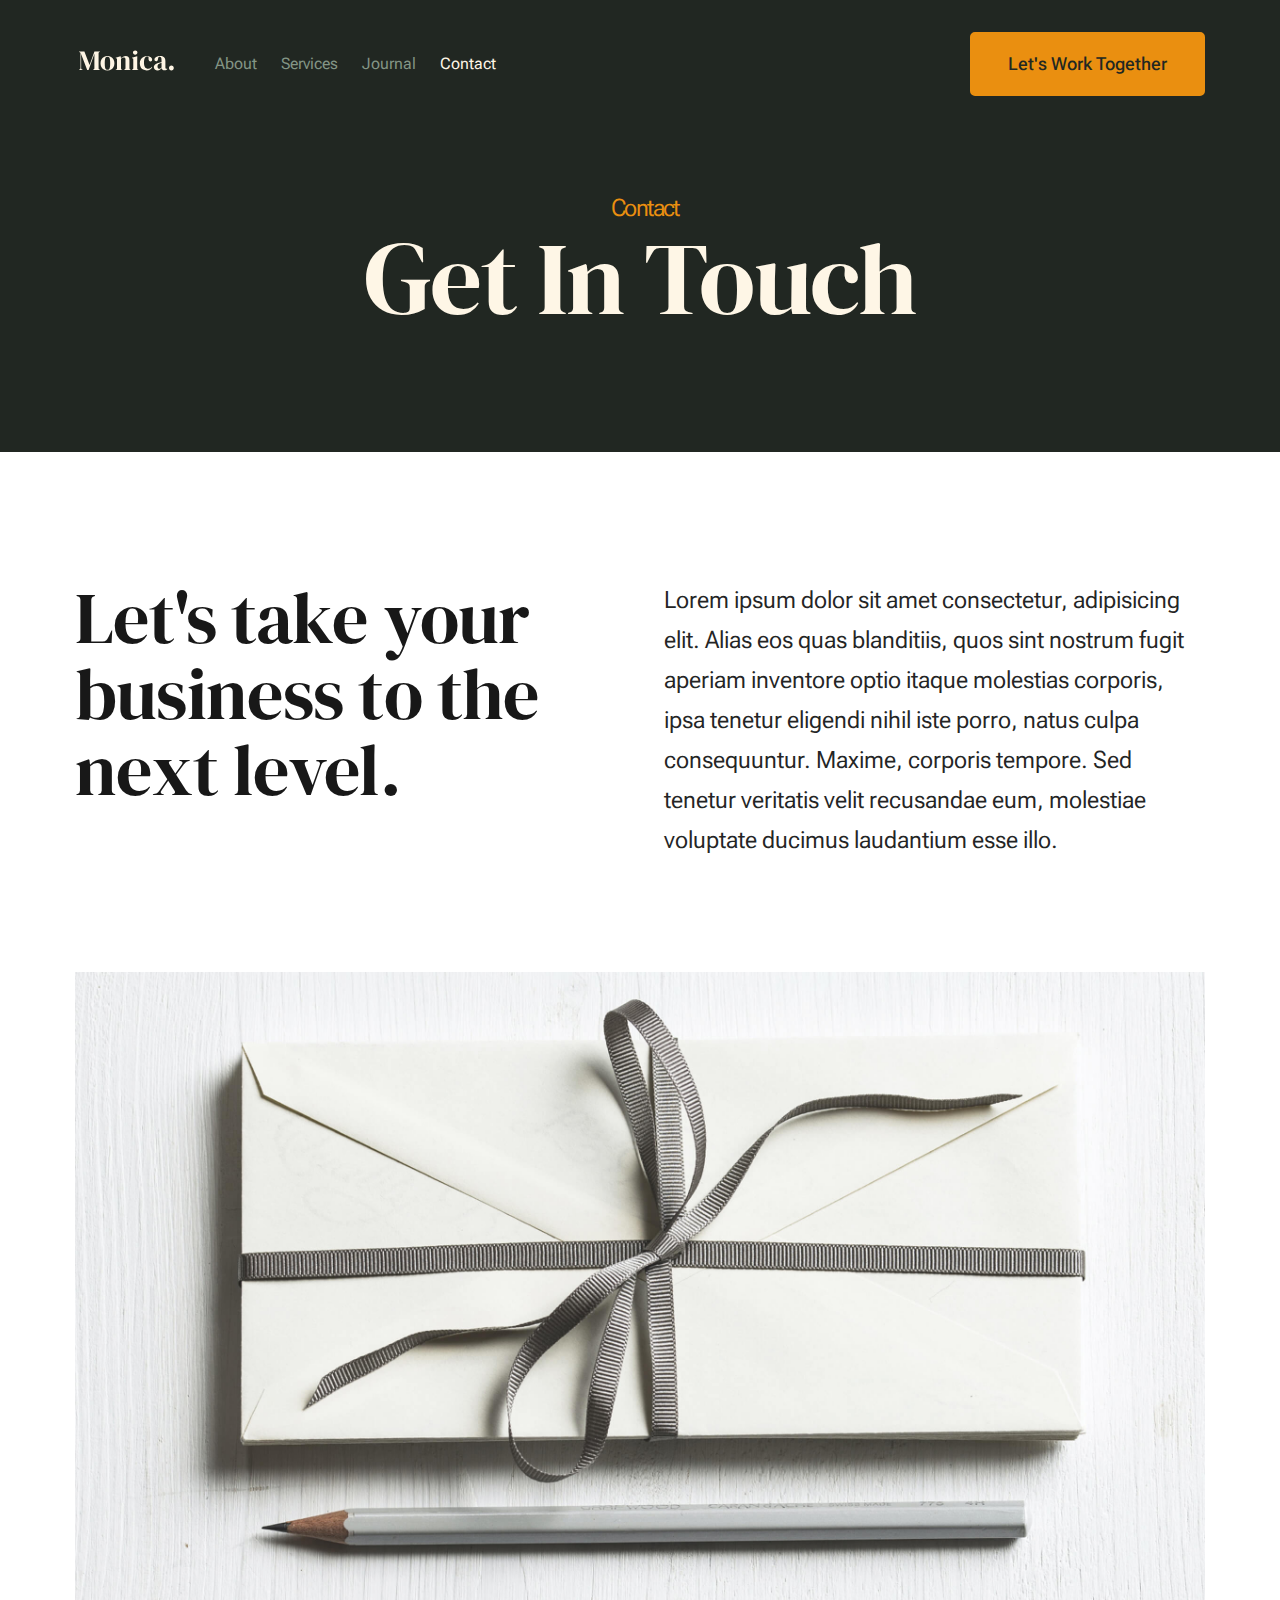
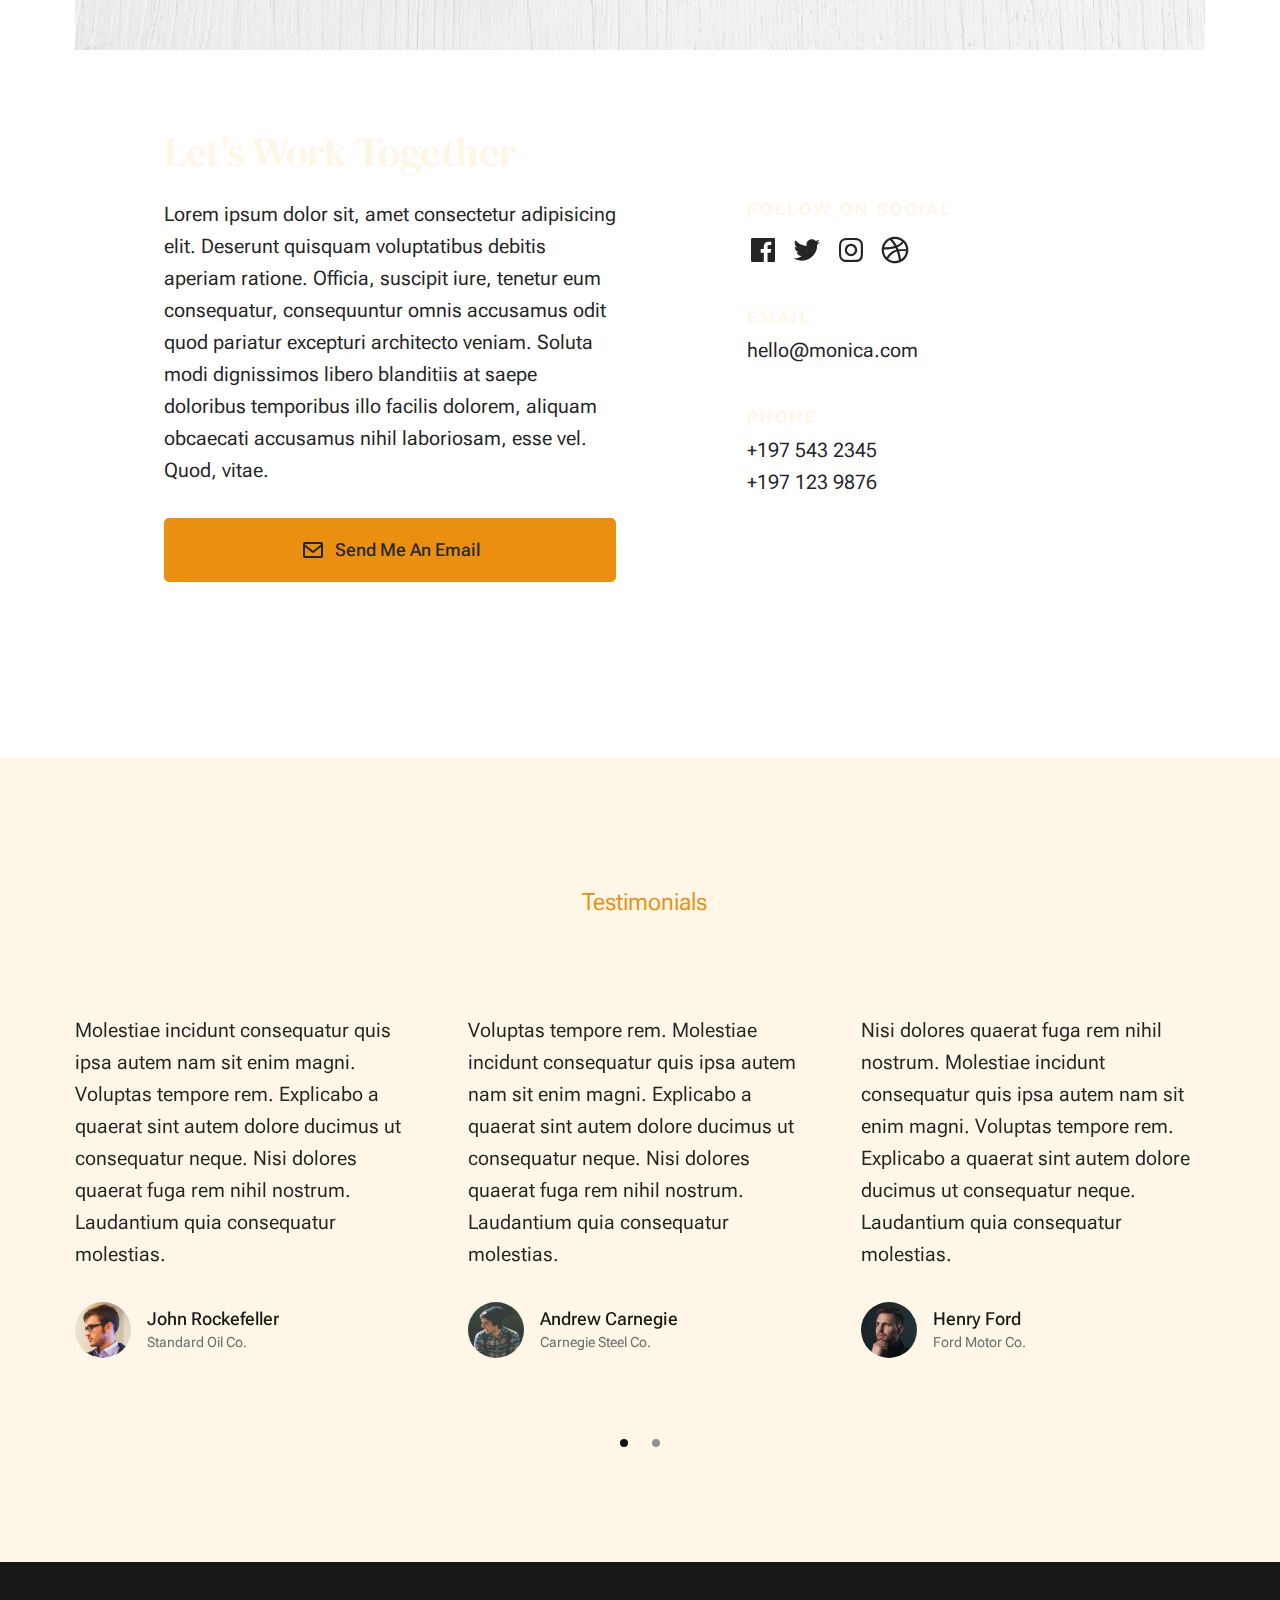
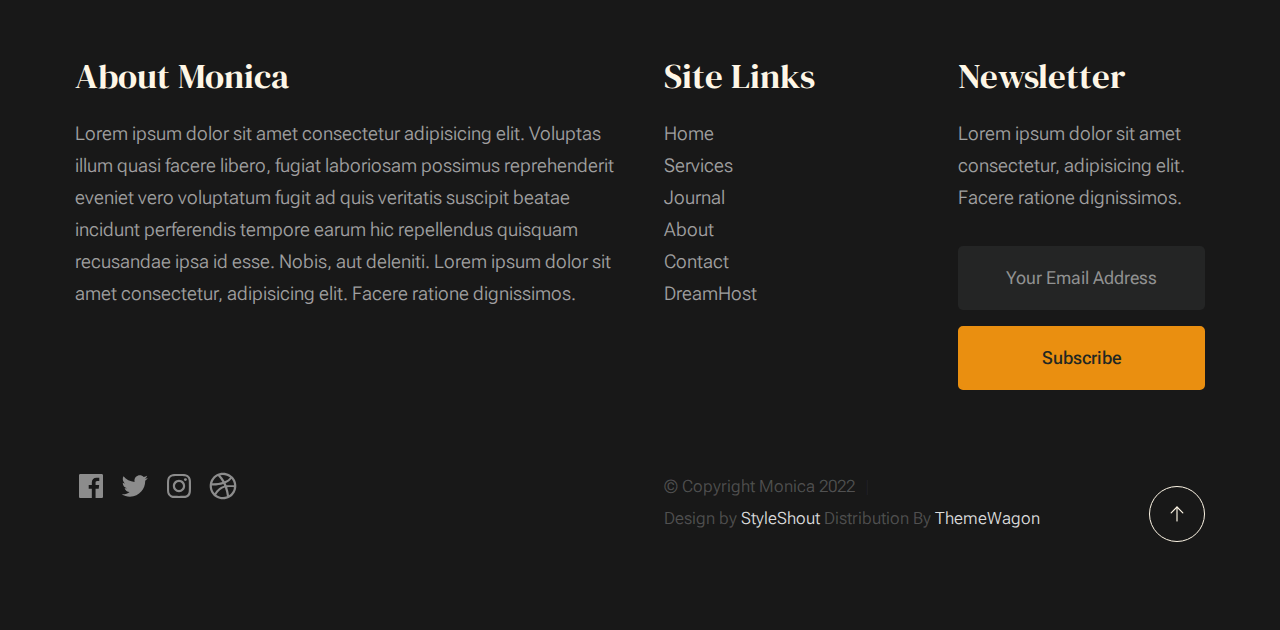
<file: mycv_app/static/contact.html>
<!DOCTYPE html>
<html lang="en" class="no-js" >
<head>

    <!--- basic page needs
    ================================================== -->
    <meta charset="utf-8">
    <meta name="viewport" content="width=device-width, initial-scale=1">
    <title>Contact - Monica</title>

    <script>
        document.documentElement.classList.remove('no-js');
        document.documentElement.classList.add('js');
    </script>

    <!-- CSS
    ================================================== -->
    <link rel="stylesheet" href="css/vendor.css">
    <link rel="stylesheet" href="css/styles.css">

    <!-- favicons
    ================================================== -->
    <link rel="apple-touch-icon" sizes="180x180" href="apple-touch-icon.png">
    <link rel="icon" type="image/png" sizes="32x32" href="favicon-32x32.png">
    <link rel="icon" type="image/png" sizes="16x16" href="favicon-16x16.png">
    <link rel="manifest" href="site.webmanifest">

</head>


<body id="top">


    <!-- preloader
    ================================================== -->
    <div id="preloader">
        <div id="loader" class="dots-fade">
            <div></div>
            <div></div>
            <div></div>
        </div>
    </div>


    <!-- page wrap
    ================================================== -->
    <div id="page" class="s-pagewrap">


        <!-- # site header 
        ================================================== -->
        <header class="s-header">
            <div class="row s-header__inner width-sixteen-col">

                <div class="s-header__block">
                    <div class="s-header__logo">
                        <a class="logo" href="index.html">
                            <img src="images/logo.svg" alt="Homepage">
                        </a>
                    </div>

                    <a class="s-header__menu-toggle" href="#0"><span>Menu</span></a>
                </div> <!-- end s-header__block -->

                <nav class="s-header__nav">
    
                    <ul class="s-header__menu-links">
                        <li><a href="about.html">About</a></li>
                        <li><a href="services.html">Services</a></li>
                        <li><a href="blog.html">Journal</a></li>
                        <li class="current"><a href="contact.html">Contact</a></li>
                    </ul> <!-- s-header__menu-links -->

                    <div class="s-header__contact">
                        <a href="contact.html" class="btn btn--primary s-header__contact-btn">Let's Work Together</a>                        
                    </div> <!-- s-header__contact -->
    
                </nav> <!-- end s-header__nav -->

            </div> <!-- end s-header__inner -->
        </header> <!-- end s-header -->


        <!-- # site main content
        ================================================== -->
        <section id="content" class="s-content">

               <section class="s-pageheader pageheader">
                    <div class="row">
                        <div class="column xl-12">
                            <h1 class="page-title">
                                <span class="page-title__small-type text-pretitle">Contact</span>
                                Get In Touch
                            </h1>                            
                        </div>
                    </div>
               </section> <!--pageheader -->  

               <section class="s-pagecontent pagecontent">

                    <div class="row pageintro">
                        <div class="column xl-6 lg-12">
                            <h2 class="text-display-title">Let's take your business to the next level.</h2>
                        </div>
                        <div class="column xl-6 lg-12 u-flexitem-x-right">
                            <p class="lead">
                            Lorem ipsum dolor sit amet consectetur, adipisicing elit. Alias eos quas blanditiis, quos sint nostrum fugit aperiam 
                            inventore optio itaque molestias corporis, ipsa tenetur eligendi nihil iste porro, natus culpa consequuntur. Maxime, 
                            corporis tempore. Sed tenetur veritatis velit recusandae eum, molestiae voluptate ducimus laudantium esse illo. 
                            </p>
                        </div>                       
                    </div> <!-- pageintro -->   
                    
                    <div class="row pagemedia">
                        <d class="column xl-12">
                            <figure class="page-media">                                
                                <img src="images/thumbs/contact/contact-1200.jpg" 
                                     srcset="images/thumbs/contact/contact-2400.jpg 2400w, 
                                             images/thumbs/contact/contact-1200.jpg 1200w, 
                                             images/thumbs/contact/contact-600.jpg 600w" sizes="(max-width: 2400px) 100vw, 2400px" alt="">
                            </figure>
                        </d>
                    </div> <!-- pagemedia --> 

                    <div class="row width-narrower pagemain">
                        <div class="column xl-12">
                            <h2>Let's Work Together</h2>

                            <div class="row">
                                <div class="column xl-6 md-12 contact-cta">     
                                    <p>
                                    Lorem ipsum dolor sit, amet consectetur adipisicing elit. Deserunt quisquam voluptatibus debitis aperiam ratione. Officia, 
                                    suscipit iure, tenetur eum consequatur, consequuntur omnis accusamus odit quod pariatur excepturi architecto veniam. Soluta 
                                    modi dignissimos libero blanditiis at saepe doloribus temporibus illo facilis dolorem, aliquam obcaecati accusamus nihil 
                                    laboriosam, esse vel. Quod, vitae.
                                    </p>
        
                                    <a href="mailto:#0" class="btn btn--primary u-fullwidth contact-btn">
                                        <svg xmlns="http://www.w3.org/2000/svg" width="24" height="24" viewBox="0 0 24 24" style="fill: rgba(0, 0, 0, 1);transform: ;msFilter:;"><path d="M20 4H4c-1.103 0-2 .897-2 2v12c0 1.103.897 2 2 2h16c1.103 0 2-.897 2-2V6c0-1.103-.897-2-2-2zm0 2v.511l-8 6.223-8-6.222V6h16zM4 18V9.044l7.386 5.745a.994.994 0 0 0 1.228 0L20 9.044 20.002 18H4z"></path></svg>
                                        Send Me An Email
                                    </a>
                                </div> 
                                <div class="column xl-5 md-12 u-flexitem-x-right">

                                    <div class="contact-block">
                                        <h6>Follow On Social</h6>
                                        <ul class="contact-social social-list">
                                            <li>
                                                <a href="#0">
                                                    <svg xmlns="http://www.w3.org/2000/svg" width="24" height="24" viewBox="0 0 24 24" style="fill:rgba(0, 0, 0, 1);transform:;-ms-filter:"><path d="M20,3H4C3.447,3,3,3.448,3,4v16c0,0.552,0.447,1,1,1h8.615v-6.96h-2.338v-2.725h2.338v-2c0-2.325,1.42-3.592,3.5-3.592 c0.699-0.002,1.399,0.034,2.095,0.107v2.42h-1.435c-1.128,0-1.348,0.538-1.348,1.325v1.735h2.697l-0.35,2.725h-2.348V21H20 c0.553,0,1-0.448,1-1V4C21,3.448,20.553,3,20,3z"></path></svg>
                                                    <span class="u-screen-reader-text">Facebook</span>
                                                </a>
                                            </li>
                                            <li>
                                                <a href="#0">
                                                    <svg xmlns="http://www.w3.org/2000/svg" width="24" height="24" viewBox="0 0 24 24" style="fill:rgba(0, 0, 0, 1);transform:;-ms-filter:"><path d="M19.633,7.997c0.013,0.175,0.013,0.349,0.013,0.523c0,5.325-4.053,11.461-11.46,11.461c-2.282,0-4.402-0.661-6.186-1.809 c0.324,0.037,0.636,0.05,0.973,0.05c1.883,0,3.616-0.636,5.001-1.721c-1.771-0.037-3.255-1.197-3.767-2.793 c0.249,0.037,0.499,0.062,0.761,0.062c0.361,0,0.724-0.05,1.061-0.137c-1.847-0.374-3.23-1.995-3.23-3.953v-0.05 c0.537,0.299,1.16,0.486,1.82,0.511C3.534,9.419,2.823,8.184,2.823,6.787c0-0.748,0.199-1.434,0.548-2.032 c1.983,2.443,4.964,4.04,8.306,4.215c-0.062-0.3-0.1-0.611-0.1-0.923c0-2.22,1.796-4.028,4.028-4.028 c1.16,0,2.207,0.486,2.943,1.272c0.91-0.175,1.782-0.512,2.556-0.973c-0.299,0.935-0.936,1.721-1.771,2.22 c0.811-0.088,1.597-0.312,2.319-0.624C21.104,6.712,20.419,7.423,19.633,7.997z"></path></svg>
                                                    <span class="u-screen-reader-text">Twitter</span>
                                                </a>
                                            </li>
                                            <li>
                                                <a href="#0">
                                                    <svg xmlns="http://www.w3.org/2000/svg" width="24" height="24" viewBox="0 0 24 24" style="fill:rgba(0, 0, 0, 1);transform:;-ms-filter:"><path d="M11.999,7.377c-2.554,0-4.623,2.07-4.623,4.623c0,2.554,2.069,4.624,4.623,4.624c2.552,0,4.623-2.07,4.623-4.624 C16.622,9.447,14.551,7.377,11.999,7.377L11.999,7.377z M11.999,15.004c-1.659,0-3.004-1.345-3.004-3.003 c0-1.659,1.345-3.003,3.004-3.003s3.002,1.344,3.002,3.003C15.001,13.659,13.658,15.004,11.999,15.004L11.999,15.004z"></path><circle cx="16.806" cy="7.207" r="1.078"></circle><path d="M20.533,6.111c-0.469-1.209-1.424-2.165-2.633-2.632c-0.699-0.263-1.438-0.404-2.186-0.42 c-0.963-0.042-1.268-0.054-3.71-0.054s-2.755,0-3.71,0.054C7.548,3.074,6.809,3.215,6.11,3.479C4.9,3.946,3.945,4.902,3.477,6.111 c-0.263,0.7-0.404,1.438-0.419,2.186c-0.043,0.962-0.056,1.267-0.056,3.71c0,2.442,0,2.753,0.056,3.71 c0.015,0.748,0.156,1.486,0.419,2.187c0.469,1.208,1.424,2.164,2.634,2.632c0.696,0.272,1.435,0.426,2.185,0.45 c0.963,0.042,1.268,0.055,3.71,0.055s2.755,0,3.71-0.055c0.747-0.015,1.486-0.157,2.186-0.419c1.209-0.469,2.164-1.424,2.633-2.633 c0.263-0.7,0.404-1.438,0.419-2.186c0.043-0.962,0.056-1.267,0.056-3.71s0-2.753-0.056-3.71C20.941,7.57,20.801,6.819,20.533,6.111z M19.315,15.643c-0.007,0.576-0.111,1.147-0.311,1.688c-0.305,0.787-0.926,1.409-1.712,1.711c-0.535,0.199-1.099,0.303-1.67,0.311 c-0.95,0.044-1.218,0.055-3.654,0.055c-2.438,0-2.687,0-3.655-0.055c-0.569-0.007-1.135-0.112-1.669-0.311 c-0.789-0.301-1.414-0.923-1.719-1.711c-0.196-0.534-0.302-1.099-0.311-1.669c-0.043-0.95-0.053-1.218-0.053-3.654 c0-2.437,0-2.686,0.053-3.655c0.007-0.576,0.111-1.146,0.311-1.687c0.305-0.789,0.93-1.41,1.719-1.712 c0.534-0.198,1.1-0.303,1.669-0.311c0.951-0.043,1.218-0.055,3.655-0.055c2.437,0,2.687,0,3.654,0.055 c0.571,0.007,1.135,0.112,1.67,0.311c0.786,0.303,1.407,0.925,1.712,1.712c0.196,0.534,0.302,1.099,0.311,1.669 c0.043,0.951,0.054,1.218,0.054,3.655c0,2.436,0,2.698-0.043,3.654H19.315z"></path></svg>
                                                    <span class="u-screen-reader-text">Instagram</span>
                                                </a>
                                            </li>
                                            <li>
                                                <a href="#0">
                                                    <svg xmlns="http://www.w3.org/2000/svg" width="24" height="24" viewBox="0 0 24 24" style="fill: rgba(0, 0, 0, 1);transform: ;msFilter:;"><path d="M20.66 6.98a9.932 9.932 0 0 0-3.641-3.64C15.486 2.447 13.813 2 12 2s-3.486.447-5.02 1.34c-1.533.893-2.747 2.107-3.64 3.64S2 10.187 2 12s.446 3.487 1.34 5.02a9.924 9.924 0 0 0 3.641 3.64C8.514 21.553 10.187 22 12 22s3.486-.447 5.02-1.34a9.932 9.932 0 0 0 3.641-3.64C21.554 15.487 22 13.813 22 12s-.446-3.487-1.34-5.02zM12 3.66c2 0 3.772.64 5.32 1.919-.92 1.174-2.286 2.14-4.1 2.9-1.002-1.813-2.088-3.327-3.261-4.54A7.715 7.715 0 0 1 12 3.66zM5.51 6.8a8.116 8.116 0 0 1 2.711-2.22c1.212 1.201 2.325 2.7 3.34 4.5-2 .6-4.114.9-6.341.9-.573 0-1.006-.013-1.3-.04A8.549 8.549 0 0 1 5.51 6.8zM3.66 12c0-.054.003-.12.01-.2.007-.08.01-.146.01-.2.254.014.641.02 1.161.02 2.666 0 5.146-.367 7.439-1.1.187.373.381.793.58 1.26-1.32.293-2.674 1.006-4.061 2.14S6.4 16.247 5.76 17.5c-1.4-1.587-2.1-3.42-2.1-5.5zM12 20.34c-1.894 0-3.594-.587-5.101-1.759.601-1.187 1.524-2.322 2.771-3.401 1.246-1.08 2.483-1.753 3.71-2.02a29.441 29.441 0 0 1 1.56 6.62 8.166 8.166 0 0 1-2.94.56zm7.08-3.96a8.351 8.351 0 0 1-2.58 2.621c-.24-2.08-.7-4.107-1.379-6.081.932-.066 1.765-.1 2.5-.1.799 0 1.686.034 2.659.1a8.098 8.098 0 0 1-1.2 3.46zm-1.24-5c-1.16 0-2.233.047-3.22.14a27.053 27.053 0 0 0-.68-1.62c2.066-.906 3.532-2.006 4.399-3.3 1.2 1.414 1.854 3.027 1.96 4.84-.812-.04-1.632-.06-2.459-.06z"></path></svg>
                                                    <span class="u-screen-reader-text">Dribbble</span>
                                                </a>
                                            </li>
                                        </ul> <!-- end s-footer__social -->
                                    </div>

                                    <div class="contact-block">
                                        <h6>Email</h6>
                                        <a href="mailto:#0">hello@monica.com</a>
                                    </div>

                                    <div class="contact-block">
                                        <h6>Phone</h6>
                                        <ul class="contact-list">
                                            <li><a href="tel:197-543-2345">+197 543 2345</a></li>
                                            <li><a href="tel:197-123-9876">+197 123 9876</a></li>
                                        </ul>
                                    </div>

                                </div>
                            </div>
                        </div>                        
                    </div> <!-- end pagemain -->

               </section> <!-- pagecontent -->

               <section class="s-testimonials">

                    <div class="s-testimonials__header row row-x-center text-center">
                        <div class="column xl-8 lg-12">
        
                            <p class="text-pretitle">
                            Testimonials
                            </p>
                            <h3>
                            Reviews From Real Clients
                            </h3>                        
        
                        </div>
                    </div> <!--end s-testimonials__header -->

                    <div class="row s-testimonials__content">
                        <div class="column xl-12 testimonials">

                            <div class="swiper-container testimonials__slider page-slider">

                                <div class="swiper-wrapper">
                                    <div class="testimonials__slide swiper-slide">
                                        <p>
                                        Molestiae incidunt consequatur quis ipsa autem nam sit enim magni. Voluptas tempore rem. 
                                        Explicabo a quaerat sint autem dolore ducimus ut consequatur neque. Nisi dolores quaerat fuga rem nihil nostrum.
                                        Laudantium quia consequatur molestias.
                                        </p>
                                        <div class="testimonials__author">
                                            <img src="images/avatars/user-01.jpg" alt="Author image" class="testimonials__avatar">
                                            <cite class="testimonials__cite">
                                                <strong>John Rockefeller</strong>
                                                <span>Standard Oil Co.</span>
                                            </cite>
                                        </div>
                                    </div>
                                    <div class="testimonials__slide swiper-slide">
                                        <p>
                                        Voluptas tempore rem. Molestiae incidunt consequatur quis ipsa autem nam sit enim magni. 
                                        Explicabo a quaerat sint autem dolore ducimus ut consequatur neque. Nisi dolores quaerat fuga rem nihil nostrum.
                                        Laudantium quia consequatur molestias.
                                        </p>
                                        <div class="testimonials__author">
                                            <img src="images/avatars/user-04.jpg" alt="Author image" class="testimonials__avatar">
                                            <cite class="testimonials__cite">
                                                <strong>Andrew Carnegie</strong>
                                                <span>Carnegie Steel Co.</span>
                                            </cite>
                                        </div>
                                    </div>
                                    <div class="testimonials__slide swiper-slide">
                                        <p>
                                        Nisi dolores quaerat fuga rem nihil nostrum. Molestiae incidunt consequatur quis ipsa autem nam sit enim magni. 
                                        Voluptas tempore rem. Explicabo a quaerat sint autem dolore ducimus ut consequatur neque. 
                                        Laudantium quia consequatur molestias.
                                        </p>
                                        <div class="testimonials__author">
                                            <img src="images/avatars/user-06.jpg" alt="Author image" class="testimonials__avatar">
                                            <cite class="testimonials__cite">
                                                <strong>Henry Ford</strong>
                                                <span>Ford Motor Co.</span>
                                            </cite>
                                        </div>
                                    </div>
                                    <div class="testimonials__slide swiper-slide">
                                        <p>
                                        Molestiae incidunt consequatur quis ipsa autem nam sit enim magni. Voluptas tempore rem. 
                                        Explicabo a quaerat sint autem dolore ducimus ut consequatur neque. Nisi dolores quaerat fuga rem nihil nostrum.
                                        Laudantium quia consequatur molestias.
                                        </p>
                                        <div class="testimonials__author">
                                            <img src="images/avatars/user-02.jpg" alt="Author image" class="testimonials__avatar">
                                            <cite class="testimonials__cite">
                                                <strong>John Morgan</strong>
                                                <span>JP Morgan & Co.</span>
                                            </cite>
                                        </div>
                                    </div> 
                                </div> <!-- end swiper-wrapper --> 

                                <div class="swiper-pagination"></div>

                            </div> <!--end testimonials__slider --> 

                        </div> <!-- testimonials -->
                    </div> <!--end s-testimonials__content -->

               </section> <!-- end s-testimonials -->

        </section> <!-- s-content-->

        <!-- # footer 
        ================================================== -->
        <footer class="s-footer">
            <div class="row s-footer__content">
                <div class="column xl-6 lg-6 md-12 s-footer__block s-footer__about">                    
                    <h3>About Monica</h3>
                    <p>
                    Lorem ipsum dolor sit amet consectetur adipisicing elit. Voluptas illum quasi facere libero, 
                    fugiat laboriosam possimus reprehenderit eveniet vero voluptatum fugit ad quis veritatis suscipit beatae 
                    incidunt perferendis tempore earum hic repellendus quisquam recusandae ipsa id esse. Nobis, aut deleniti.
                    Lorem ipsum dolor sit amet consectetur, adipisicing elit. Facere ratione dignissimos.
                    </p>               
                </div>                
                <div class="column xl-3 lg-6 md-12 s-footer__block s-footer__site-links">
                    <h3>Site Links</h3>
                    <ul class="link-list">
                        <li><a href="index.html">Home</a></li>
                        <li><a href="services.html">Services</a></li>
                        <li><a href="blog.html">Journal</a></li>
                        <li><a href="about.html">About</a></li>
                        <li><a href="contact.html">Contact</a></li>
                        <li><a href="https://www.dreamhost.com/r.cgi?287326">DreamHost</a></li>
                    </ul>
                </div>
                <div class="column xl-3 lg-6 md-12 tab-12 s-footer__block s-footer__newsletter">
                    <h3>Newsletter</h3>

                    <p>
                    Lorem ipsum dolor sit amet consectetur, adipisicing elit. Facere ratione dignissimos.
                    </p>

                    <div class="subscribe-form">
                        <form id="mc-form" class="mc-form">
                            <input type="email" name="EMAIL" id="mce-EMAIL" class="u-fullwidth text-center" placeholder="Your Email Address" title="The domain portion of the email address is invalid (the portion after the @)." pattern="^([^\x00-\x20\x22\x28\x29\x2c\x2e\x3a-\x3c\x3e\x40\x5b-\x5d\x7f-\xff]+|\x22([^\x0d\x22\x5c\x80-\xff]|\x5c[\x00-\x7f])*\x22)(\x2e([^\x00-\x20\x22\x28\x29\x2c\x2e\x3a-\x3c\x3e\x40\x5b-\x5d\x7f-\xff]+|\x22([^\x0d\x22\x5c\x80-\xff]|\x5c[\x00-\x7f])*\x22))*\x40([^\x00-\x20\x22\x28\x29\x2c\x2e\x3a-\x3c\x3e\x40\x5b-\x5d\x7f-\xff]+|\x5b([^\x0d\x5b-\x5d\x80-\xff]|\x5c[\x00-\x7f])*\x5d)(\x2e([^\x00-\x20\x22\x28\x29\x2c\x2e\x3a-\x3c\x3e\x40\x5b-\x5d\x7f-\xff]+|\x5b([^\x0d\x5b-\x5d\x80-\xff]|\x5c[\x00-\x7f])*\x5d))*(\.\w{2,})+$" required>
                            <input type="submit" name="subscribe" value="Subscribe" class="btn btn--primary btn--small u-fullwidth">
                            <!-- <div style="position: absolute; left: -5000px;" aria-hidden="true"><input type="text" name="b_cdb7b577e41181934ed6a6a44_9a91cfe7b3" tabindex="-1" value=""></div> -->
                            <div class="mc-status"></div>
                        </form>
                    </div>
                </div>
            </div>    
            
            <div class="row s-footer__bottom">
                <div class="column xl-6 lg-12">
                    <ul class="s-footer__social social-list">
                        <li>
                            <a href="#0">
                                <svg xmlns="http://www.w3.org/2000/svg" width="24" height="24" viewBox="0 0 24 24" style="fill:rgba(0, 0, 0, 1);transform:;-ms-filter:"><path d="M20,3H4C3.447,3,3,3.448,3,4v16c0,0.552,0.447,1,1,1h8.615v-6.96h-2.338v-2.725h2.338v-2c0-2.325,1.42-3.592,3.5-3.592 c0.699-0.002,1.399,0.034,2.095,0.107v2.42h-1.435c-1.128,0-1.348,0.538-1.348,1.325v1.735h2.697l-0.35,2.725h-2.348V21H20 c0.553,0,1-0.448,1-1V4C21,3.448,20.553,3,20,3z"></path></svg>
                                <span class="u-screen-reader-text">Facebook</span>
                            </a>
                        </li>
                        <li>
                            <a href="#0">
                                <svg xmlns="http://www.w3.org/2000/svg" width="24" height="24" viewBox="0 0 24 24" style="fill:rgba(0, 0, 0, 1);transform:;-ms-filter:"><path d="M19.633,7.997c0.013,0.175,0.013,0.349,0.013,0.523c0,5.325-4.053,11.461-11.46,11.461c-2.282,0-4.402-0.661-6.186-1.809 c0.324,0.037,0.636,0.05,0.973,0.05c1.883,0,3.616-0.636,5.001-1.721c-1.771-0.037-3.255-1.197-3.767-2.793 c0.249,0.037,0.499,0.062,0.761,0.062c0.361,0,0.724-0.05,1.061-0.137c-1.847-0.374-3.23-1.995-3.23-3.953v-0.05 c0.537,0.299,1.16,0.486,1.82,0.511C3.534,9.419,2.823,8.184,2.823,6.787c0-0.748,0.199-1.434,0.548-2.032 c1.983,2.443,4.964,4.04,8.306,4.215c-0.062-0.3-0.1-0.611-0.1-0.923c0-2.22,1.796-4.028,4.028-4.028 c1.16,0,2.207,0.486,2.943,1.272c0.91-0.175,1.782-0.512,2.556-0.973c-0.299,0.935-0.936,1.721-1.771,2.22 c0.811-0.088,1.597-0.312,2.319-0.624C21.104,6.712,20.419,7.423,19.633,7.997z"></path></svg>
                                <span class="u-screen-reader-text">Twitter</span>
                            </a>
                        </li>
                        <li>
                            <a href="#0">
                                <svg xmlns="http://www.w3.org/2000/svg" width="24" height="24" viewBox="0 0 24 24" style="fill:rgba(0, 0, 0, 1);transform:;-ms-filter:"><path d="M11.999,7.377c-2.554,0-4.623,2.07-4.623,4.623c0,2.554,2.069,4.624,4.623,4.624c2.552,0,4.623-2.07,4.623-4.624 C16.622,9.447,14.551,7.377,11.999,7.377L11.999,7.377z M11.999,15.004c-1.659,0-3.004-1.345-3.004-3.003 c0-1.659,1.345-3.003,3.004-3.003s3.002,1.344,3.002,3.003C15.001,13.659,13.658,15.004,11.999,15.004L11.999,15.004z"></path><circle cx="16.806" cy="7.207" r="1.078"></circle><path d="M20.533,6.111c-0.469-1.209-1.424-2.165-2.633-2.632c-0.699-0.263-1.438-0.404-2.186-0.42 c-0.963-0.042-1.268-0.054-3.71-0.054s-2.755,0-3.71,0.054C7.548,3.074,6.809,3.215,6.11,3.479C4.9,3.946,3.945,4.902,3.477,6.111 c-0.263,0.7-0.404,1.438-0.419,2.186c-0.043,0.962-0.056,1.267-0.056,3.71c0,2.442,0,2.753,0.056,3.71 c0.015,0.748,0.156,1.486,0.419,2.187c0.469,1.208,1.424,2.164,2.634,2.632c0.696,0.272,1.435,0.426,2.185,0.45 c0.963,0.042,1.268,0.055,3.71,0.055s2.755,0,3.71-0.055c0.747-0.015,1.486-0.157,2.186-0.419c1.209-0.469,2.164-1.424,2.633-2.633 c0.263-0.7,0.404-1.438,0.419-2.186c0.043-0.962,0.056-1.267,0.056-3.71s0-2.753-0.056-3.71C20.941,7.57,20.801,6.819,20.533,6.111z M19.315,15.643c-0.007,0.576-0.111,1.147-0.311,1.688c-0.305,0.787-0.926,1.409-1.712,1.711c-0.535,0.199-1.099,0.303-1.67,0.311 c-0.95,0.044-1.218,0.055-3.654,0.055c-2.438,0-2.687,0-3.655-0.055c-0.569-0.007-1.135-0.112-1.669-0.311 c-0.789-0.301-1.414-0.923-1.719-1.711c-0.196-0.534-0.302-1.099-0.311-1.669c-0.043-0.95-0.053-1.218-0.053-3.654 c0-2.437,0-2.686,0.053-3.655c0.007-0.576,0.111-1.146,0.311-1.687c0.305-0.789,0.93-1.41,1.719-1.712 c0.534-0.198,1.1-0.303,1.669-0.311c0.951-0.043,1.218-0.055,3.655-0.055c2.437,0,2.687,0,3.654,0.055 c0.571,0.007,1.135,0.112,1.67,0.311c0.786,0.303,1.407,0.925,1.712,1.712c0.196,0.534,0.302,1.099,0.311,1.669 c0.043,0.951,0.054,1.218,0.054,3.655c0,2.436,0,2.698-0.043,3.654H19.315z"></path></svg>
                                <span class="u-screen-reader-text">Instagram</span>
                            </a>
                        </li>
                        <li>
                            <a href="#0">
                                <svg xmlns="http://www.w3.org/2000/svg" width="24" height="24" viewBox="0 0 24 24" style="fill: rgba(0, 0, 0, 1);transform: ;msFilter:;"><path d="M20.66 6.98a9.932 9.932 0 0 0-3.641-3.64C15.486 2.447 13.813 2 12 2s-3.486.447-5.02 1.34c-1.533.893-2.747 2.107-3.64 3.64S2 10.187 2 12s.446 3.487 1.34 5.02a9.924 9.924 0 0 0 3.641 3.64C8.514 21.553 10.187 22 12 22s3.486-.447 5.02-1.34a9.932 9.932 0 0 0 3.641-3.64C21.554 15.487 22 13.813 22 12s-.446-3.487-1.34-5.02zM12 3.66c2 0 3.772.64 5.32 1.919-.92 1.174-2.286 2.14-4.1 2.9-1.002-1.813-2.088-3.327-3.261-4.54A7.715 7.715 0 0 1 12 3.66zM5.51 6.8a8.116 8.116 0 0 1 2.711-2.22c1.212 1.201 2.325 2.7 3.34 4.5-2 .6-4.114.9-6.341.9-.573 0-1.006-.013-1.3-.04A8.549 8.549 0 0 1 5.51 6.8zM3.66 12c0-.054.003-.12.01-.2.007-.08.01-.146.01-.2.254.014.641.02 1.161.02 2.666 0 5.146-.367 7.439-1.1.187.373.381.793.58 1.26-1.32.293-2.674 1.006-4.061 2.14S6.4 16.247 5.76 17.5c-1.4-1.587-2.1-3.42-2.1-5.5zM12 20.34c-1.894 0-3.594-.587-5.101-1.759.601-1.187 1.524-2.322 2.771-3.401 1.246-1.08 2.483-1.753 3.71-2.02a29.441 29.441 0 0 1 1.56 6.62 8.166 8.166 0 0 1-2.94.56zm7.08-3.96a8.351 8.351 0 0 1-2.58 2.621c-.24-2.08-.7-4.107-1.379-6.081.932-.066 1.765-.1 2.5-.1.799 0 1.686.034 2.659.1a8.098 8.098 0 0 1-1.2 3.46zm-1.24-5c-1.16 0-2.233.047-3.22.14a27.053 27.053 0 0 0-.68-1.62c2.066-.906 3.532-2.006 4.399-3.3 1.2 1.414 1.854 3.027 1.96 4.84-.812-.04-1.632-.06-2.459-.06z"></path></svg>
                                <span class="u-screen-reader-text">Dribbble</span>
                            </a>
                        </li>
                    </ul> <!-- end s-footer__social -->
                </div>
                <div class="column xl-6 lg-12">
                    <p class="ss-copyright">
                        <span>© Copyright Monica 2022</span> 
                        <span>Design by <a href="https://www.styleshout.com/">StyleShout</a> Distribution By <a href="https://themewagon.com">ThemeWagon</a></span>
                    </p>
                </div>

                <div class="ss-go-top">
                    <a class="smoothscroll" title="Back to Top" href="#top">
                        <svg xmlns="http://www.w3.org/2000/svg" viewBox="0 0 24 24" width="36" height="36" fill="none" stroke="#ffffff" stroke-width="1" stroke-linecap="round" stroke-linejoin="round">&lt;!--!  Atomicons Free 1.00 by @atisalab License - https://atomicons.com/license/ (Icons: CC BY 4.0) Copyright 2021 Atomicons --&gt;<polyline points="17 11 12 6 7 11"></polyline><line x1="12" y1="18" x2="12" y2="6"></line></svg>
                    </a>
                </div> <!-- end ss-go-top -->
            </div>
            
        </footer> <!-- end s-footer -->

    </div> <!-- end page-wrap -->

    <!-- Java Script
    ================================================== -->
    <script src="js/plugins.js"></script>
    <script src="js/main.js"></script>

</body>
</html>
</file>
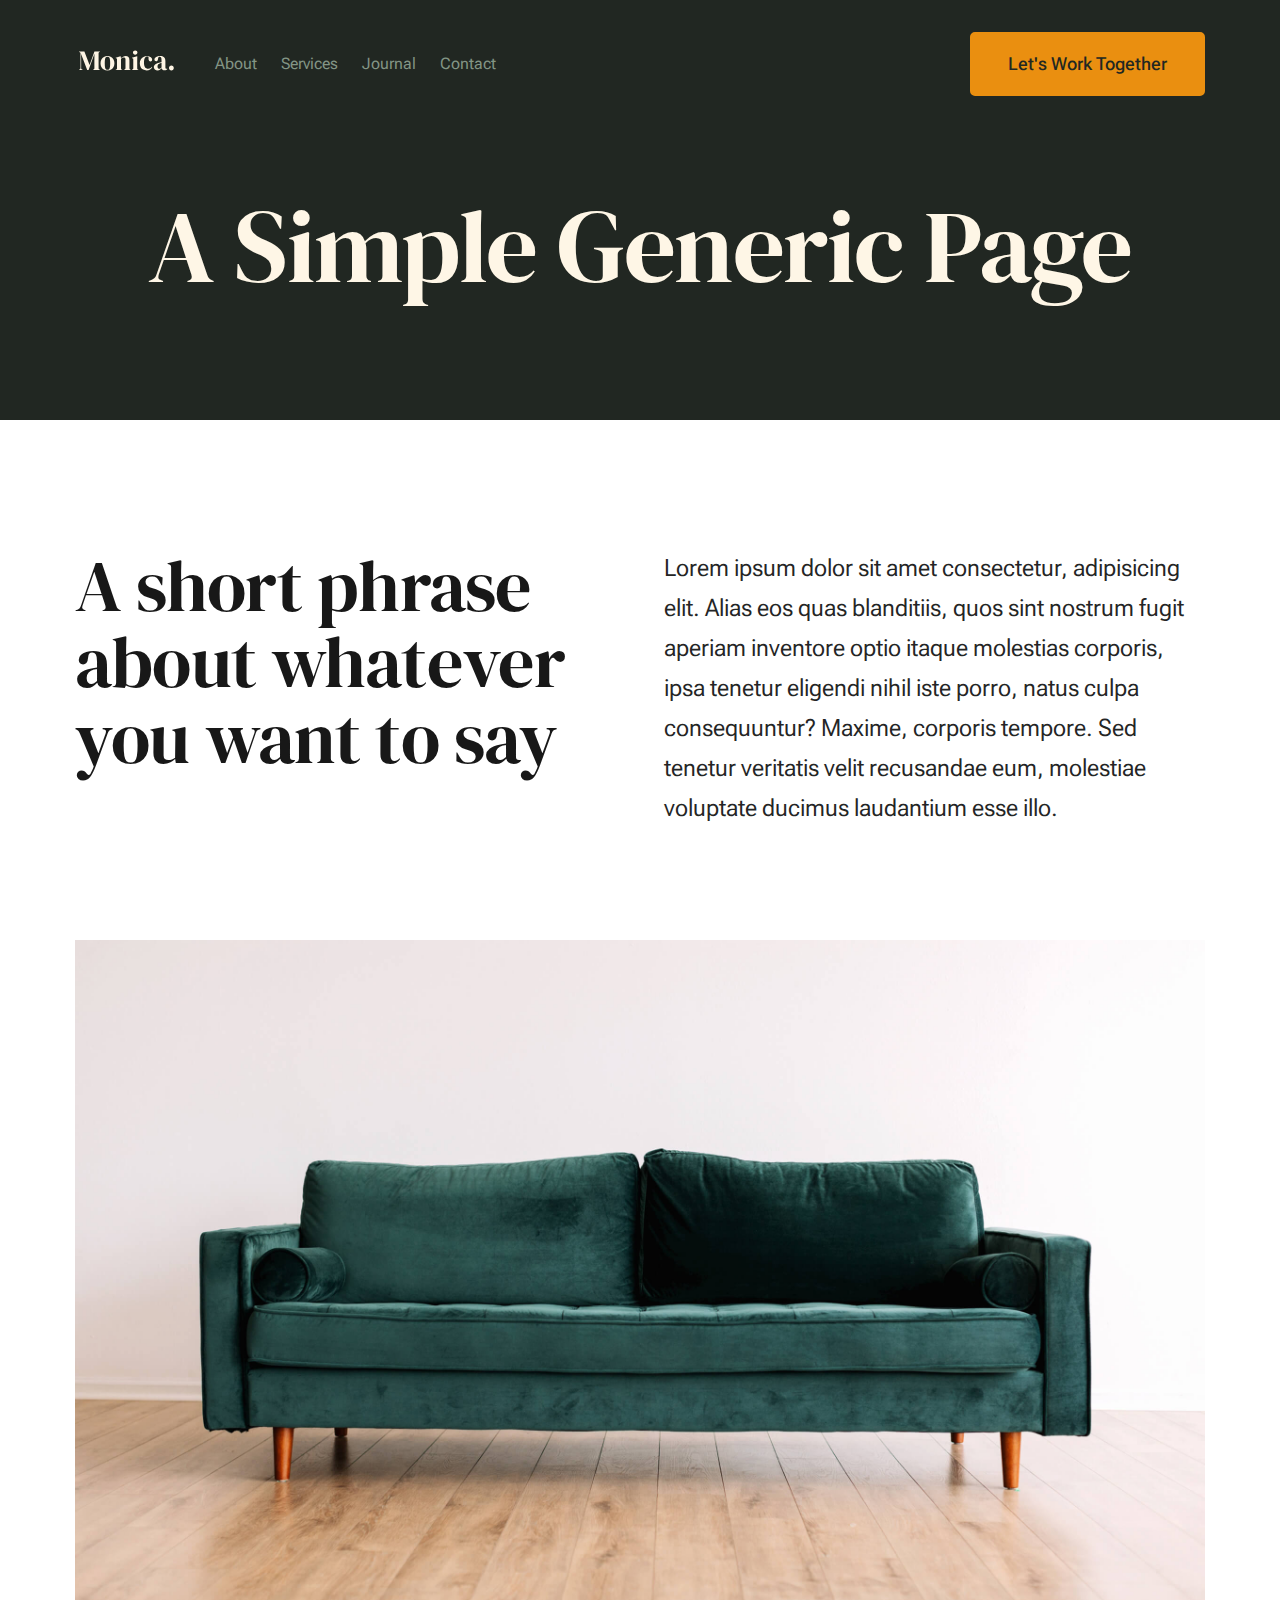
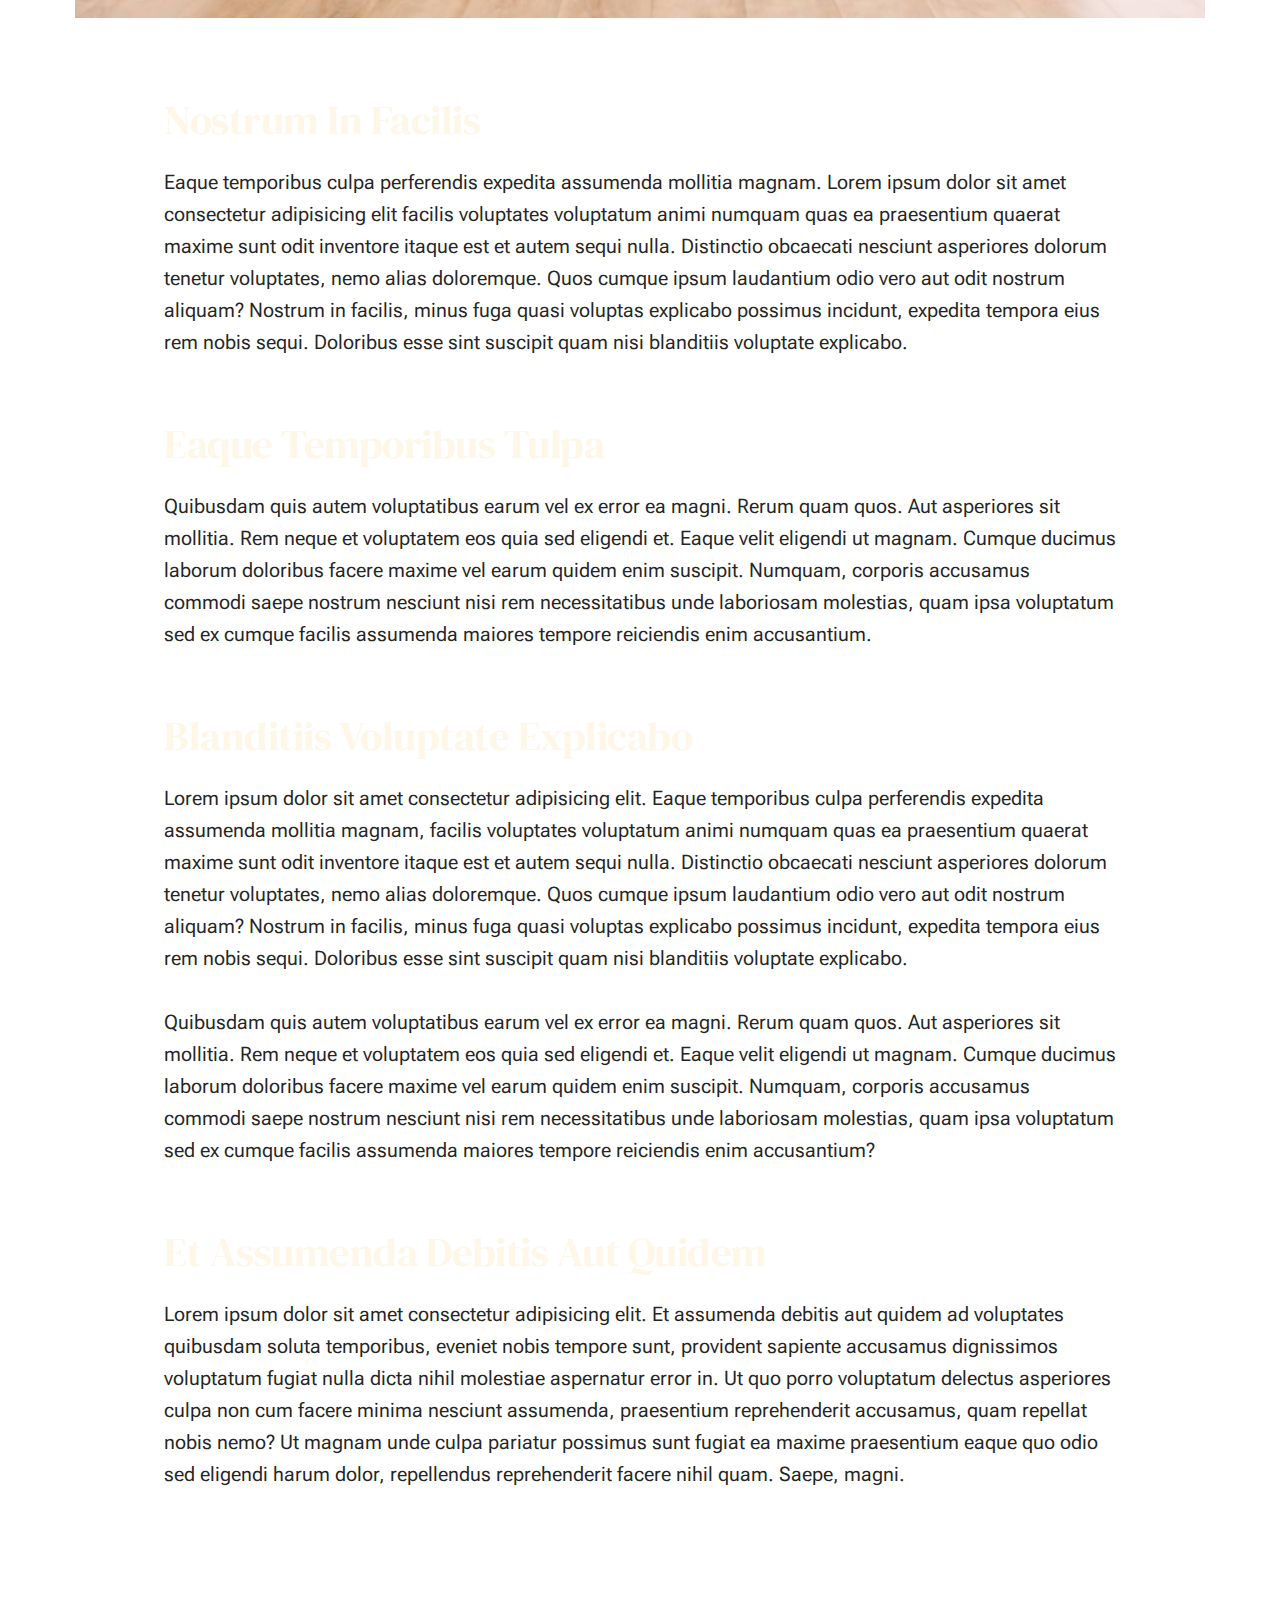
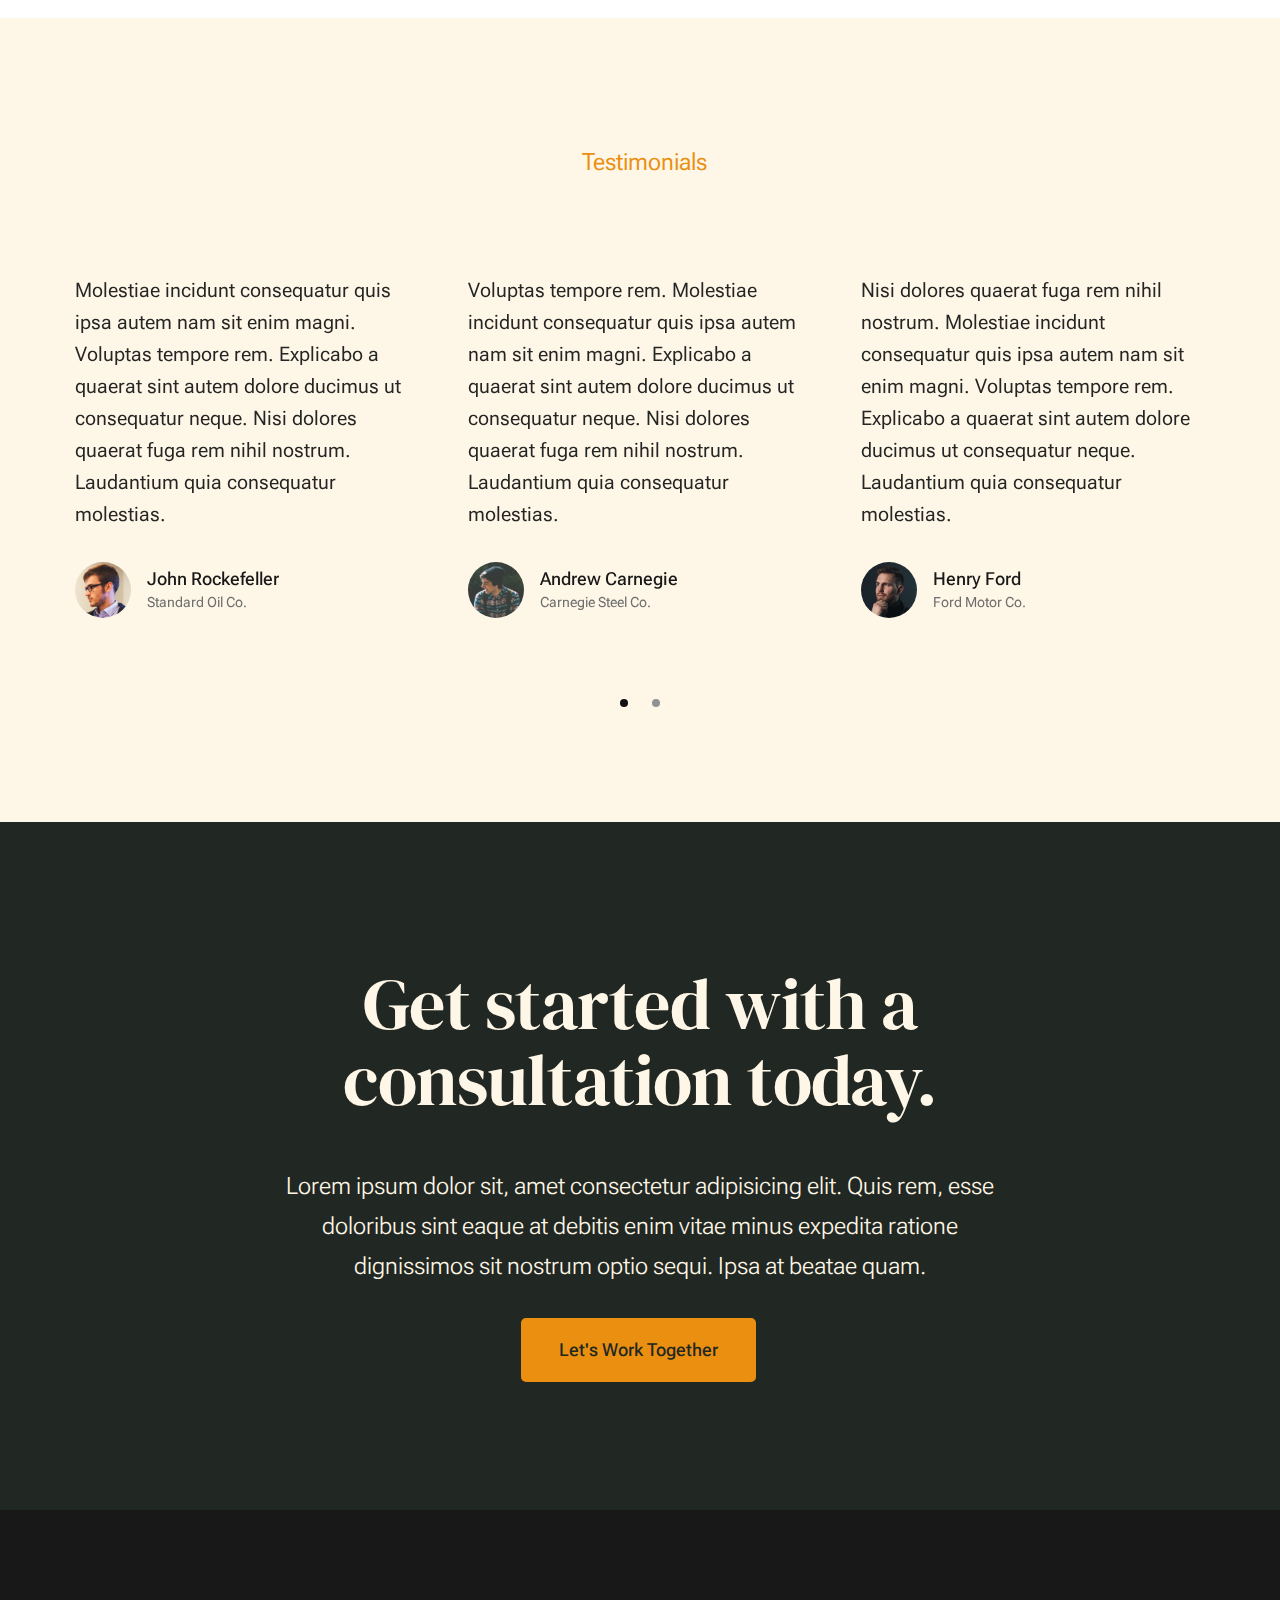
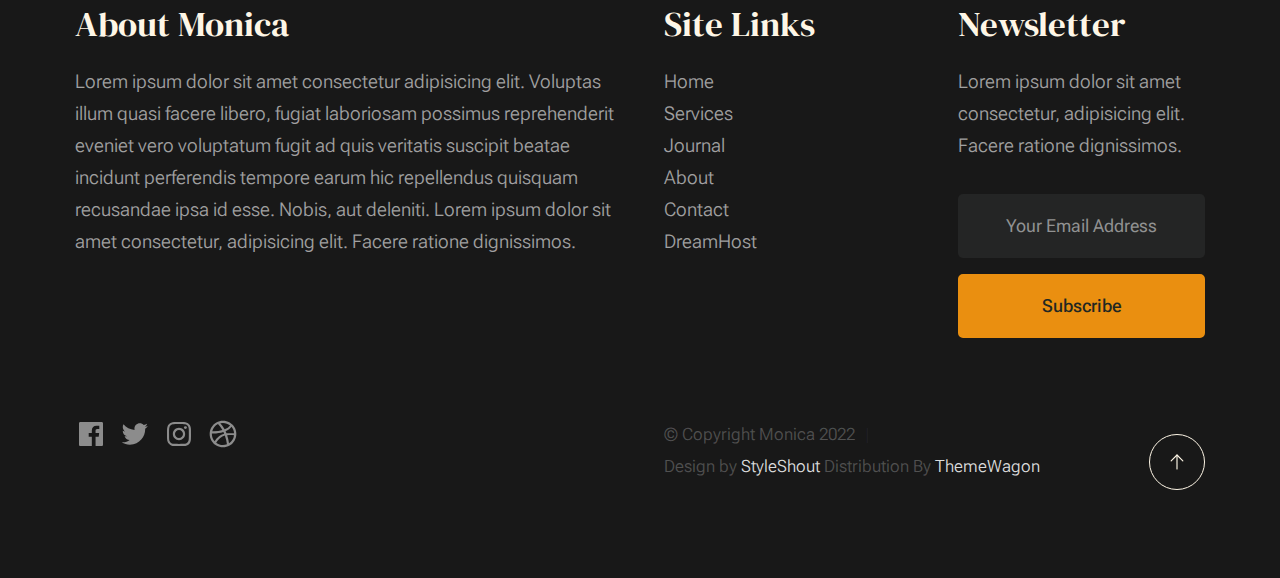
<file: mycv_app/static/generic.html>
<!DOCTYPE html>
<html lang="en" class="no-js" >
<head>

    <!--- basic page needs
    ================================================== -->
    <meta charset="utf-8">
    <meta name="viewport" content="width=device-width, initial-scale=1">
    <title>Generic - Monica</title>

    <script>
        document.documentElement.classList.remove('no-js');
        document.documentElement.classList.add('js');
    </script>

    <!-- CSS
    ================================================== -->
    <link rel="stylesheet" href="css/vendor.css">
    <link rel="stylesheet" href="css/styles.css">

    <!-- favicons
    ================================================== -->
    <link rel="apple-touch-icon" sizes="180x180" href="apple-touch-icon.png">
    <link rel="icon" type="image/png" sizes="32x32" href="favicon-32x32.png">
    <link rel="icon" type="image/png" sizes="16x16" href="favicon-16x16.png">
    <link rel="manifest" href="site.webmanifest">

</head>


<body id="top">


    <!-- preloader
    ================================================== -->
    <div id="preloader">
        <div id="loader" class="dots-fade">
            <div></div>
            <div></div>
            <div></div>
        </div>
    </div>


    <!-- page wrap
    ================================================== -->
    <div id="page" class="s-pagewrap">


        <!-- # site header 
        ================================================== -->
        <header class="s-header">

            <div class="row s-header__inner width-sixteen-col">

                <div class="s-header__block">
                    <div class="s-header__logo">
                        <a class="logo" href="index.html">
                            <img src="images/logo.svg" alt="Homepage">
                        </a>
                    </div>

                    <a class="s-header__menu-toggle" href="#0"><span>Menu</span></a>
                </div> <!-- end s-header__block -->

                <nav class="s-header__nav">
    
                    <ul class="s-header__menu-links">
                        <li><a href="about.html">About</a></li>
                        <li><a href="services.html">Services</a></li>
                        <li><a href="blog.html">Journal</a></li>
                        <li><a href="contact.html">Contact</a></li>
                    </ul> <!-- s-header__menu-links -->

                    <div class="s-header__contact">
                        <a href="contact.html" class="btn btn--primary s-header__contact-btn">Let's Work Together</a>                        
                    </div> <!-- s-header__contact -->
    
                </nav> <!-- end s-header__nav -->

            </div> <!-- end s-header__inner -->

        </header> <!-- end s-header -->


        <!-- # site main content
        ================================================== -->
        <section id="content" class="s-content">

               <section class="s-pageheader pageheader">
                    <div class="row">
                        <div class="column xl-12">
                            <h1 class="page-title">
                               A Simple Generic Page
                            </h1>
                            
                        </div>
                    </div>
               </section> <!-- end pageheader --> 

               <section class="s-pagecontent pagecontent">

                    <div class="row pageintro">
                        <div class="column xl-6 lg-12">
                            <h2 class="text-display-title">A short phrase about whatever you want to say</h2>
                        </div>
                        <div class="column xl-6 lg-12 u-flexitem-x-right">
                            <p class="lead">
                            Lorem ipsum dolor sit amet consectetur, adipisicing elit. Alias eos quas blanditiis, quos sint nostrum fugit aperiam 
                            inventore optio itaque molestias corporis, ipsa tenetur eligendi nihil iste porro, natus culpa consequuntur? Maxime, 
                            corporis tempore. Sed tenetur veritatis velit recusandae eum, molestiae voluptate ducimus laudantium esse illo. 
                            </p>
                        </div>                       
                    </div> <!-- end pageintro -->   
                    
                    <div class="row pagemedia">
                        <d class="column xl-12">
                            <figure class="page-media">                                
                                <img src="images/sample-1200.jpg" 
                                     srcset="images/sample-2400.jpg 2400w, 
                                             images/sample-1200.jpg 1200w, 
                                             images/sample-600.jpg 600w" sizes="(max-width: 2400px) 100vw, 2400px" alt="">
                            </figure>
                        </d>
                    </div> <!-- end pagemedia -->

                    <div class="row width-narrower pagemain">
                        <div class="column xl-12"> 

                            <h2>Nostrum In Facilis</h2>
                            <p>
                            Eaque temporibus culpa perferendis expedita assumenda mollitia magnam. Lorem ipsum dolor sit amet consectetur adipisicing elit
                            facilis voluptates voluptatum animi numquam quas ea praesentium quaerat maxime sunt odit inventore itaque est et autem sequi nulla. 
                            Distinctio obcaecati nesciunt asperiores dolorum tenetur voluptates, nemo alias doloremque. Quos cumque ipsum laudantium odio vero 
                            aut odit nostrum aliquam? Nostrum in facilis, minus fuga quasi voluptas explicabo possimus incidunt, expedita tempora eius rem nobis sequi. 
                            Doloribus esse sint suscipit quam nisi blanditiis voluptate explicabo.
                            </p>

                            <h2>Eaque Temporibus Tulpa</h2>

                            <p>
                            Quibusdam quis autem voluptatibus earum vel ex error ea magni. Rerum quam quos. Aut asperiores sit mollitia. Rem neque et voluptatem 
                            eos quia sed eligendi et. Eaque velit eligendi ut magnam. Cumque ducimus laborum doloribus facere maxime vel earum quidem enim suscipit. 
                            Numquam, corporis accusamus commodi saepe nostrum nesciunt nisi rem necessitatibus unde laboriosam molestias, quam ipsa voluptatum sed 
                            ex cumque facilis assumenda maiores tempore reiciendis enim accusantium.
                            </p>

                            <h2>Blanditiis Voluptate Explicabo</h2>
                            <p>
                            Lorem ipsum dolor sit amet consectetur adipisicing elit. Eaque temporibus culpa perferendis expedita assumenda mollitia magnam, 
                            facilis voluptates voluptatum animi numquam quas ea praesentium quaerat maxime sunt odit inventore itaque est et autem sequi nulla. 
                            Distinctio obcaecati nesciunt asperiores dolorum tenetur voluptates, nemo alias doloremque. Quos cumque ipsum laudantium odio vero aut 
                            odit nostrum aliquam? Nostrum in facilis, minus fuga quasi voluptas explicabo possimus incidunt, expedita tempora eius rem nobis sequi. 
                            Doloribus esse sint suscipit quam nisi blanditiis voluptate explicabo.
                            </p>

                            <p>
                            Quibusdam quis autem voluptatibus earum vel ex error ea magni. Rerum quam quos. Aut asperiores sit mollitia. Rem neque et voluptatem 
                            eos quia sed eligendi et. Eaque velit eligendi ut magnam. Cumque ducimus laborum doloribus facere maxime vel earum quidem enim suscipit. 
                            Numquam, corporis accusamus commodi saepe nostrum nesciunt nisi rem necessitatibus unde laboriosam molestias, quam ipsa voluptatum sed 
                            ex cumque facilis assumenda maiores tempore reiciendis enim accusantium?
                            </p>                   

                            <h2>Et Assumenda Debitis Aut Quidem</h2>
                            <p>
                            Lorem ipsum dolor sit amet consectetur adipisicing elit. Et assumenda debitis aut quidem ad voluptates quibusdam soluta temporibus, 
                            eveniet nobis tempore sunt, provident sapiente accusamus dignissimos voluptatum fugiat nulla dicta nihil molestiae aspernatur error in. 
                            Ut quo porro voluptatum delectus asperiores culpa non cum facere minima nesciunt assumenda, praesentium reprehenderit accusamus, quam 
                            repellat nobis nemo? Ut magnam unde culpa pariatur possimus sunt fugiat ea maxime praesentium eaque quo odio sed eligendi harum dolor, 
                            repellendus reprehenderit facere nihil quam. Saepe, magni.
                            </p>

                        </div> <!-- end grid-block-->
                    </div> <!-- end pagemain -->

               </section> <!-- pagecontent -->

               <section class="s-testimonials">

                    <div class="s-testimonials__header row row-x-center text-center">
                        <div class="column xl-8 lg-12">
        
                            <p class="text-pretitle">
                            Testimonials
                            </p>
                            <h3>
                            Reviews From Real Clients
                            </h3>                        
        
                        </div>
                    </div> <!--end s-testimonials__header -->

                    <div class="row s-testimonials__content">
                        <div class="column xl-12 testimonials">

                            <div class="swiper-container testimonials__slider page-slider">

                                <div class="swiper-wrapper">
                                    <div class="testimonials__slide swiper-slide">
                                        <p>
                                        Molestiae incidunt consequatur quis ipsa autem nam sit enim magni. Voluptas tempore rem. 
                                        Explicabo a quaerat sint autem dolore ducimus ut consequatur neque. Nisi dolores quaerat fuga rem nihil nostrum.
                                        Laudantium quia consequatur molestias.
                                        </p>
                                        <div class="testimonials__author">
                                            <img src="images/avatars/user-01.jpg" alt="Author image" class="testimonials__avatar">
                                            <cite class="testimonials__cite">
                                                <strong>John Rockefeller</strong>
                                                <span>Standard Oil Co.</span>
                                            </cite>
                                        </div>
                                    </div>
                                    <div class="testimonials__slide swiper-slide">
                                        <p>
                                        Voluptas tempore rem. Molestiae incidunt consequatur quis ipsa autem nam sit enim magni. 
                                        Explicabo a quaerat sint autem dolore ducimus ut consequatur neque. Nisi dolores quaerat fuga rem nihil nostrum.
                                        Laudantium quia consequatur molestias.
                                        </p>
                                        <div class="testimonials__author">
                                            <img src="images/avatars/user-04.jpg" alt="Author image" class="testimonials__avatar">
                                            <cite class="testimonials__cite">
                                                <strong>Andrew Carnegie</strong>
                                                <span>Carnegie Steel Co.</span>
                                            </cite>
                                        </div>
                                    </div>
                                    <div class="testimonials__slide swiper-slide">
                                        <p>
                                        Nisi dolores quaerat fuga rem nihil nostrum. Molestiae incidunt consequatur quis ipsa autem nam sit enim magni. 
                                        Voluptas tempore rem. Explicabo a quaerat sint autem dolore ducimus ut consequatur neque. 
                                        Laudantium quia consequatur molestias.
                                        </p>
                                        <div class="testimonials__author">
                                            <img src="images/avatars/user-06.jpg" alt="Author image" class="testimonials__avatar">
                                            <cite class="testimonials__cite">
                                                <strong>Henry Ford</strong>
                                                <span>Ford Motor Co.</span>
                                            </cite>
                                        </div>
                                    </div>
                                    <div class="testimonials__slide swiper-slide">
                                        <p>
                                        Molestiae incidunt consequatur quis ipsa autem nam sit enim magni. Voluptas tempore rem. 
                                        Explicabo a quaerat sint autem dolore ducimus ut consequatur neque. Nisi dolores quaerat fuga rem nihil nostrum.
                                        Laudantium quia consequatur molestias.
                                        </p>
                                        <div class="testimonials__author">
                                            <img src="images/avatars/user-02.jpg" alt="Author image" class="testimonials__avatar">
                                            <cite class="testimonials__cite">
                                                <strong>John Morgan</strong>
                                                <span>JP Morgan & Co.</span>
                                            </cite>
                                        </div>
                                    </div> 
                                </div> <!-- end swiper-wrapper --> 

                                <div class="swiper-pagination"></div>

                            </div> <!--end testimonials__slider --> 

                        </div> <!-- testimonials -->
                    </div> <!--end s-testimonials__content -->

               </section> <!-- end s-testimonials -->

        </section> <!-- s-content-->

        <!-- # cta
        ================================================== -->
        <section id="cta" class="s-cta">

            <div class="row row-x-center text-center">
                <div class="column xl-8 lg-12">

                    <div class="s-cta__content">
                        <h2 class="text-display-title">
                        Get started with a consultation today.
                        </h2>
                        <p class="lead">
                        Lorem ipsum dolor sit, amet consectetur adipisicing elit. Quis rem, esse doloribus sint eaque at debitis enim vitae minus expedita ratione dignissimos sit nostrum optio sequi. Ipsa at beatae quam.
                        </p>
                        <a href="contact.html" class="btn btn--primary">Let's Work Together</a>
                    </div>

                </div>
            </div>

        </section> <!-- end s-cta -->


        <!-- # footer 
        ================================================== -->
        <footer class="s-footer">
            <div class="row s-footer__content">
                <div class="column xl-6 lg-6 md-12 s-footer__block s-footer__about">                    
                    <h3>About Monica</h3>
                    <p>
                    Lorem ipsum dolor sit amet consectetur adipisicing elit. Voluptas illum quasi facere libero, 
                    fugiat laboriosam possimus reprehenderit eveniet vero voluptatum fugit ad quis veritatis suscipit beatae 
                    incidunt perferendis tempore earum hic repellendus quisquam recusandae ipsa id esse. Nobis, aut deleniti.
                    Lorem ipsum dolor sit amet consectetur, adipisicing elit. Facere ratione dignissimos.
                    </p>               
                </div>                
                <div class="column xl-3 lg-6 md-12 s-footer__block s-footer__site-links">
                    <h3>Site Links</h3>
                    <ul class="link-list">
                        <li><a href="index.html">Home</a></li>
                        <li><a href="services.html">Services</a></li>
                        <li><a href="blog.html">Journal</a></li>
                        <li><a href="about.html">About</a></li>
                        <li><a href="contact.html">Contact</a></li>
                        <li><a href="https://www.dreamhost.com/r.cgi?287326">DreamHost</a></li>
                    </ul>
                </div>
                <div class="column xl-3 lg-6 md-12 tab-12 s-footer__block s-footer__newsletter">
                    <h3>Newsletter</h3>

                    <p>
                    Lorem ipsum dolor sit amet consectetur, adipisicing elit. Facere ratione dignissimos.
                    </p>

                    <div class="subscribe-form">
                        <form id="mc-form" class="mc-form">
                            <input type="email" name="EMAIL" id="mce-EMAIL" class="u-fullwidth text-center" placeholder="Your Email Address" title="The domain portion of the email address is invalid (the portion after the @)." pattern="^([^\x00-\x20\x22\x28\x29\x2c\x2e\x3a-\x3c\x3e\x40\x5b-\x5d\x7f-\xff]+|\x22([^\x0d\x22\x5c\x80-\xff]|\x5c[\x00-\x7f])*\x22)(\x2e([^\x00-\x20\x22\x28\x29\x2c\x2e\x3a-\x3c\x3e\x40\x5b-\x5d\x7f-\xff]+|\x22([^\x0d\x22\x5c\x80-\xff]|\x5c[\x00-\x7f])*\x22))*\x40([^\x00-\x20\x22\x28\x29\x2c\x2e\x3a-\x3c\x3e\x40\x5b-\x5d\x7f-\xff]+|\x5b([^\x0d\x5b-\x5d\x80-\xff]|\x5c[\x00-\x7f])*\x5d)(\x2e([^\x00-\x20\x22\x28\x29\x2c\x2e\x3a-\x3c\x3e\x40\x5b-\x5d\x7f-\xff]+|\x5b([^\x0d\x5b-\x5d\x80-\xff]|\x5c[\x00-\x7f])*\x5d))*(\.\w{2,})+$" required>
                            <input type="submit" name="subscribe" value="Subscribe" class="btn btn--primary btn--small u-fullwidth">
                            <!-- <div style="position: absolute; left: -5000px;" aria-hidden="true"><input type="text" name="b_cdb7b577e41181934ed6a6a44_9a91cfe7b3" tabindex="-1" value=""></div> -->
                            <div class="mc-status"></div>
                        </form>
                    </div>
                </div>
            </div>    
            
            <div class="row s-footer__bottom">
                <div class="column xl-6 lg-12">
                    <ul class="s-footer__social social-list">
                        <li>
                            <a href="#0">
                                <svg xmlns="http://www.w3.org/2000/svg" width="24" height="24" viewBox="0 0 24 24" style="fill:rgba(0, 0, 0, 1);transform:;-ms-filter:"><path d="M20,3H4C3.447,3,3,3.448,3,4v16c0,0.552,0.447,1,1,1h8.615v-6.96h-2.338v-2.725h2.338v-2c0-2.325,1.42-3.592,3.5-3.592 c0.699-0.002,1.399,0.034,2.095,0.107v2.42h-1.435c-1.128,0-1.348,0.538-1.348,1.325v1.735h2.697l-0.35,2.725h-2.348V21H20 c0.553,0,1-0.448,1-1V4C21,3.448,20.553,3,20,3z"></path></svg>
                                <span class="u-screen-reader-text">Facebook</span>
                            </a>
                        </li>
                        <li>
                            <a href="#0">
                                <svg xmlns="http://www.w3.org/2000/svg" width="24" height="24" viewBox="0 0 24 24" style="fill:rgba(0, 0, 0, 1);transform:;-ms-filter:"><path d="M19.633,7.997c0.013,0.175,0.013,0.349,0.013,0.523c0,5.325-4.053,11.461-11.46,11.461c-2.282,0-4.402-0.661-6.186-1.809 c0.324,0.037,0.636,0.05,0.973,0.05c1.883,0,3.616-0.636,5.001-1.721c-1.771-0.037-3.255-1.197-3.767-2.793 c0.249,0.037,0.499,0.062,0.761,0.062c0.361,0,0.724-0.05,1.061-0.137c-1.847-0.374-3.23-1.995-3.23-3.953v-0.05 c0.537,0.299,1.16,0.486,1.82,0.511C3.534,9.419,2.823,8.184,2.823,6.787c0-0.748,0.199-1.434,0.548-2.032 c1.983,2.443,4.964,4.04,8.306,4.215c-0.062-0.3-0.1-0.611-0.1-0.923c0-2.22,1.796-4.028,4.028-4.028 c1.16,0,2.207,0.486,2.943,1.272c0.91-0.175,1.782-0.512,2.556-0.973c-0.299,0.935-0.936,1.721-1.771,2.22 c0.811-0.088,1.597-0.312,2.319-0.624C21.104,6.712,20.419,7.423,19.633,7.997z"></path></svg>
                                <span class="u-screen-reader-text">Twitter</span>
                            </a>
                        </li>
                        <li>
                            <a href="#0">
                                <svg xmlns="http://www.w3.org/2000/svg" width="24" height="24" viewBox="0 0 24 24" style="fill:rgba(0, 0, 0, 1);transform:;-ms-filter:"><path d="M11.999,7.377c-2.554,0-4.623,2.07-4.623,4.623c0,2.554,2.069,4.624,4.623,4.624c2.552,0,4.623-2.07,4.623-4.624 C16.622,9.447,14.551,7.377,11.999,7.377L11.999,7.377z M11.999,15.004c-1.659,0-3.004-1.345-3.004-3.003 c0-1.659,1.345-3.003,3.004-3.003s3.002,1.344,3.002,3.003C15.001,13.659,13.658,15.004,11.999,15.004L11.999,15.004z"></path><circle cx="16.806" cy="7.207" r="1.078"></circle><path d="M20.533,6.111c-0.469-1.209-1.424-2.165-2.633-2.632c-0.699-0.263-1.438-0.404-2.186-0.42 c-0.963-0.042-1.268-0.054-3.71-0.054s-2.755,0-3.71,0.054C7.548,3.074,6.809,3.215,6.11,3.479C4.9,3.946,3.945,4.902,3.477,6.111 c-0.263,0.7-0.404,1.438-0.419,2.186c-0.043,0.962-0.056,1.267-0.056,3.71c0,2.442,0,2.753,0.056,3.71 c0.015,0.748,0.156,1.486,0.419,2.187c0.469,1.208,1.424,2.164,2.634,2.632c0.696,0.272,1.435,0.426,2.185,0.45 c0.963,0.042,1.268,0.055,3.71,0.055s2.755,0,3.71-0.055c0.747-0.015,1.486-0.157,2.186-0.419c1.209-0.469,2.164-1.424,2.633-2.633 c0.263-0.7,0.404-1.438,0.419-2.186c0.043-0.962,0.056-1.267,0.056-3.71s0-2.753-0.056-3.71C20.941,7.57,20.801,6.819,20.533,6.111z M19.315,15.643c-0.007,0.576-0.111,1.147-0.311,1.688c-0.305,0.787-0.926,1.409-1.712,1.711c-0.535,0.199-1.099,0.303-1.67,0.311 c-0.95,0.044-1.218,0.055-3.654,0.055c-2.438,0-2.687,0-3.655-0.055c-0.569-0.007-1.135-0.112-1.669-0.311 c-0.789-0.301-1.414-0.923-1.719-1.711c-0.196-0.534-0.302-1.099-0.311-1.669c-0.043-0.95-0.053-1.218-0.053-3.654 c0-2.437,0-2.686,0.053-3.655c0.007-0.576,0.111-1.146,0.311-1.687c0.305-0.789,0.93-1.41,1.719-1.712 c0.534-0.198,1.1-0.303,1.669-0.311c0.951-0.043,1.218-0.055,3.655-0.055c2.437,0,2.687,0,3.654,0.055 c0.571,0.007,1.135,0.112,1.67,0.311c0.786,0.303,1.407,0.925,1.712,1.712c0.196,0.534,0.302,1.099,0.311,1.669 c0.043,0.951,0.054,1.218,0.054,3.655c0,2.436,0,2.698-0.043,3.654H19.315z"></path></svg>
                                <span class="u-screen-reader-text">Instagram</span>
                            </a>
                        </li>
                        <li>
                            <a href="#0">
                                <svg xmlns="http://www.w3.org/2000/svg" width="24" height="24" viewBox="0 0 24 24" style="fill: rgba(0, 0, 0, 1);transform: ;msFilter:;"><path d="M20.66 6.98a9.932 9.932 0 0 0-3.641-3.64C15.486 2.447 13.813 2 12 2s-3.486.447-5.02 1.34c-1.533.893-2.747 2.107-3.64 3.64S2 10.187 2 12s.446 3.487 1.34 5.02a9.924 9.924 0 0 0 3.641 3.64C8.514 21.553 10.187 22 12 22s3.486-.447 5.02-1.34a9.932 9.932 0 0 0 3.641-3.64C21.554 15.487 22 13.813 22 12s-.446-3.487-1.34-5.02zM12 3.66c2 0 3.772.64 5.32 1.919-.92 1.174-2.286 2.14-4.1 2.9-1.002-1.813-2.088-3.327-3.261-4.54A7.715 7.715 0 0 1 12 3.66zM5.51 6.8a8.116 8.116 0 0 1 2.711-2.22c1.212 1.201 2.325 2.7 3.34 4.5-2 .6-4.114.9-6.341.9-.573 0-1.006-.013-1.3-.04A8.549 8.549 0 0 1 5.51 6.8zM3.66 12c0-.054.003-.12.01-.2.007-.08.01-.146.01-.2.254.014.641.02 1.161.02 2.666 0 5.146-.367 7.439-1.1.187.373.381.793.58 1.26-1.32.293-2.674 1.006-4.061 2.14S6.4 16.247 5.76 17.5c-1.4-1.587-2.1-3.42-2.1-5.5zM12 20.34c-1.894 0-3.594-.587-5.101-1.759.601-1.187 1.524-2.322 2.771-3.401 1.246-1.08 2.483-1.753 3.71-2.02a29.441 29.441 0 0 1 1.56 6.62 8.166 8.166 0 0 1-2.94.56zm7.08-3.96a8.351 8.351 0 0 1-2.58 2.621c-.24-2.08-.7-4.107-1.379-6.081.932-.066 1.765-.1 2.5-.1.799 0 1.686.034 2.659.1a8.098 8.098 0 0 1-1.2 3.46zm-1.24-5c-1.16 0-2.233.047-3.22.14a27.053 27.053 0 0 0-.68-1.62c2.066-.906 3.532-2.006 4.399-3.3 1.2 1.414 1.854 3.027 1.96 4.84-.812-.04-1.632-.06-2.459-.06z"></path></svg>
                                <span class="u-screen-reader-text">Dribbble</span>
                            </a>
                        </li>
                    </ul> <!-- end s-footer__social -->
                </div>
                <div class="column xl-6 lg-12">
                    <p class="ss-copyright">
                        <span>© Copyright Monica 2022</span> 
                        <span>Design by <a href="https://www.styleshout.com/">StyleShout</a> Distribution By <a href="https://themewagon.com">ThemeWagon</a></span>
                    </p>
                </div>

                <div class="ss-go-top">
                    <a class="smoothscroll" title="Back to Top" href="#top">
                        <svg xmlns="http://www.w3.org/2000/svg" viewBox="0 0 24 24" width="36" height="36" fill="none" stroke="#ffffff" stroke-width="1" stroke-linecap="round" stroke-linejoin="round">&lt;!--!  Atomicons Free 1.00 by @atisalab License - https://atomicons.com/license/ (Icons: CC BY 4.0) Copyright 2021 Atomicons --&gt;<polyline points="17 11 12 6 7 11"></polyline><line x1="12" y1="18" x2="12" y2="6"></line></svg>
                    </a>
                </div> <!-- end ss-go-top -->
            </div>
            
        </footer> <!-- end s-footer -->

    </div> <!-- end page-wrap -->

    <!-- Java Script
    ================================================== -->
    <script src="js/plugins.js"></script>
    <script src="js/main.js"></script>

</body>
</html>
</file>
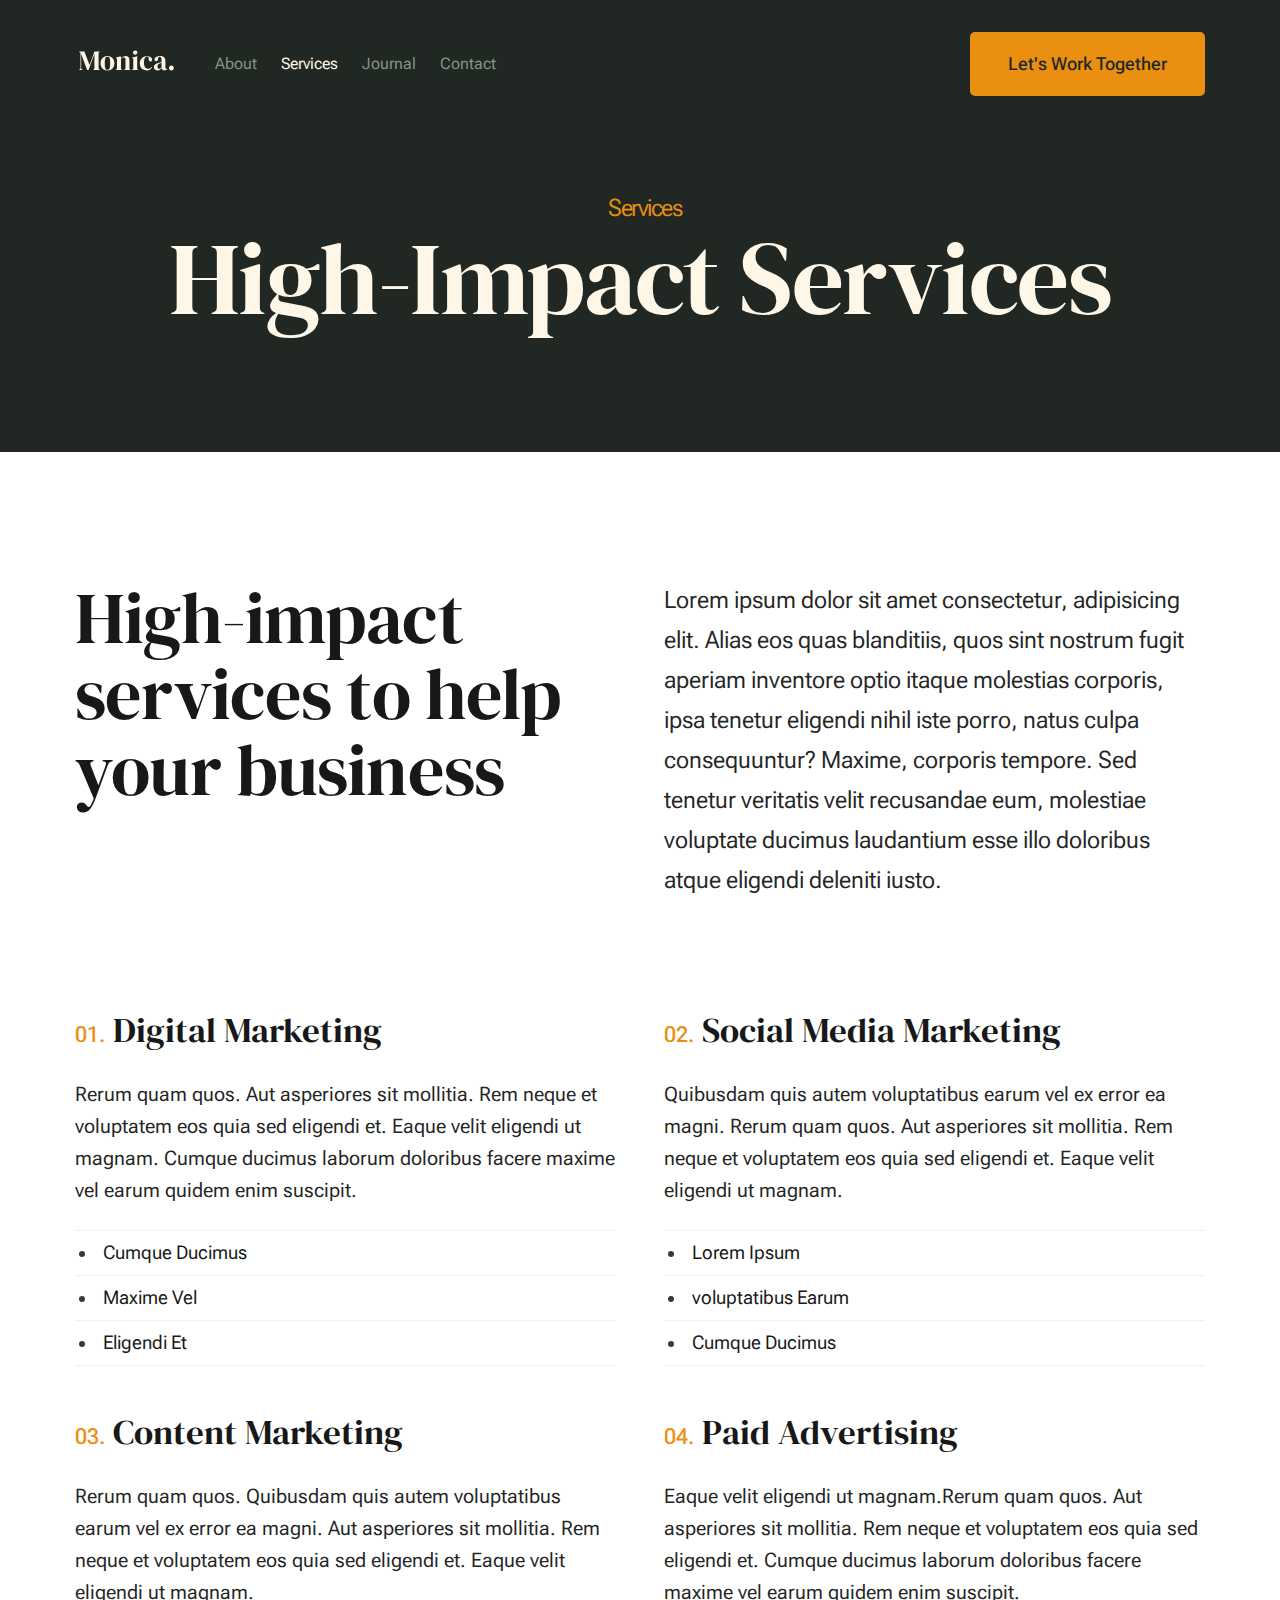
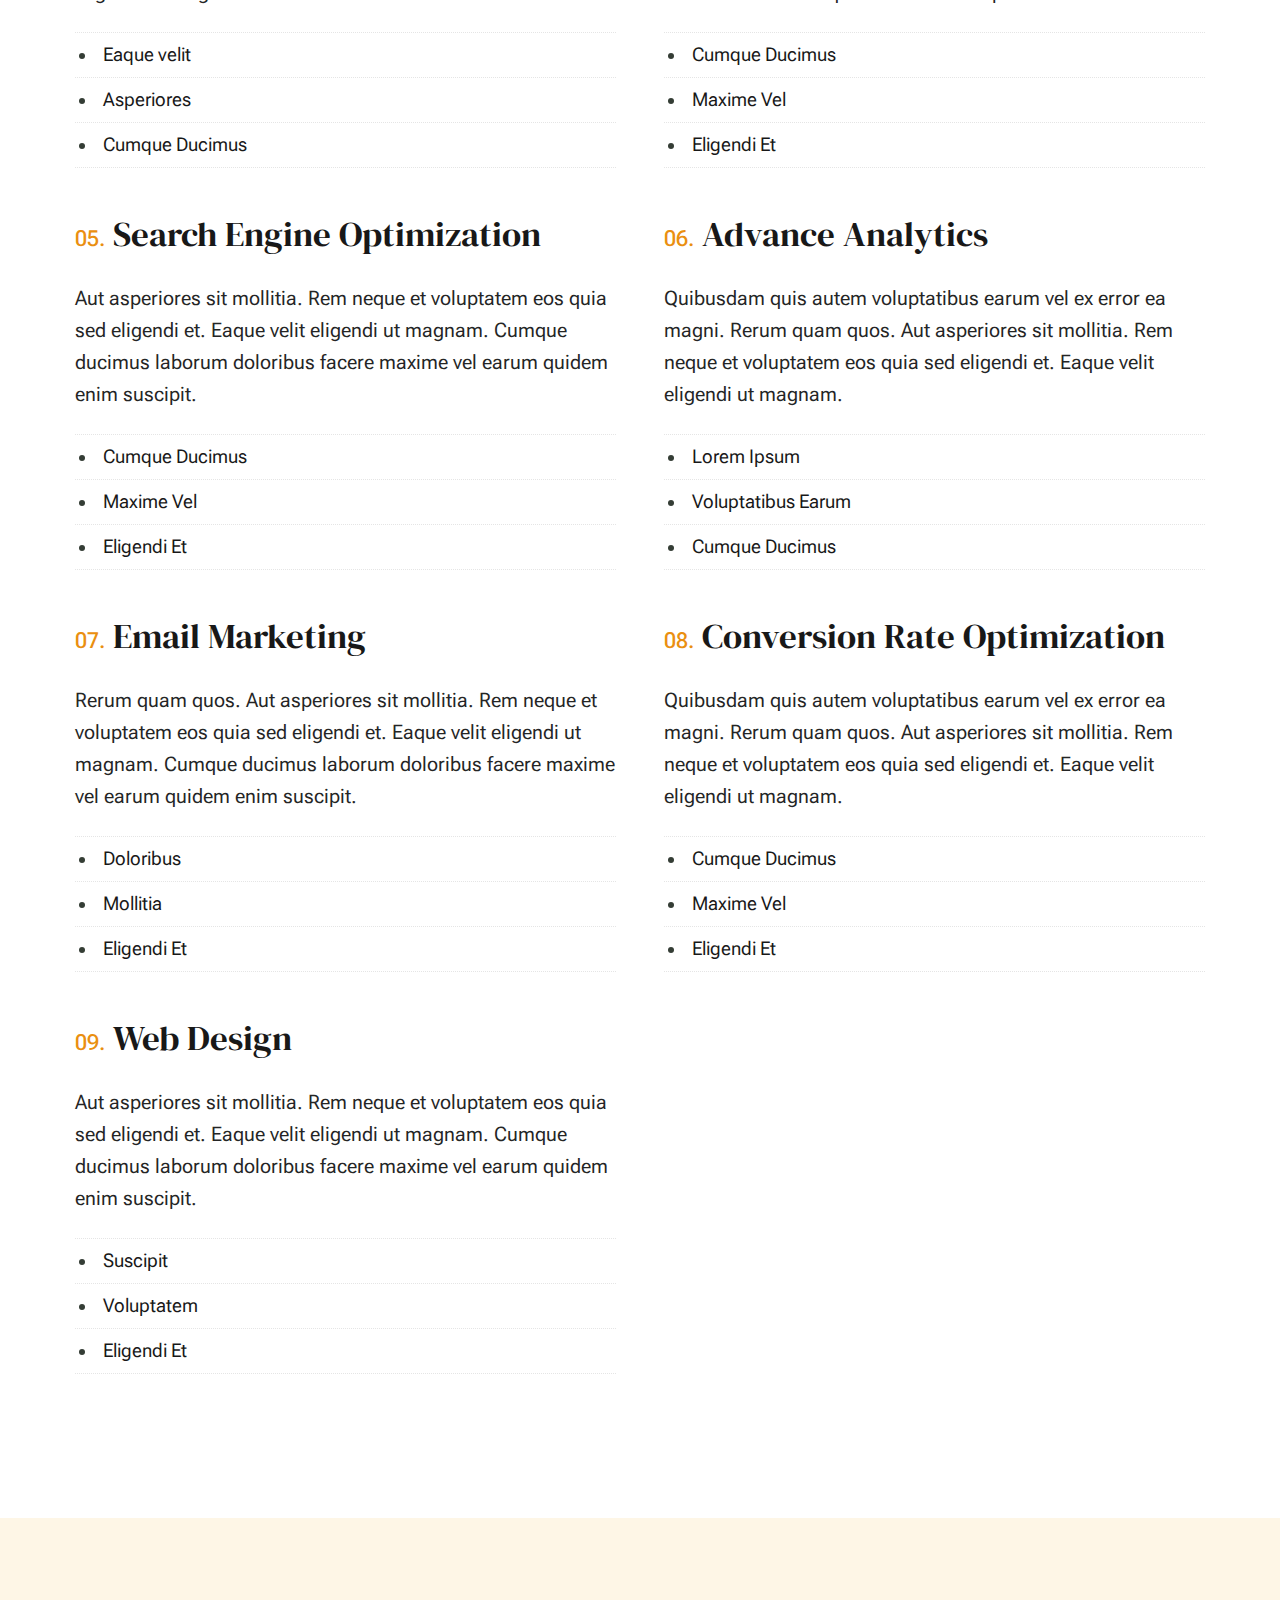
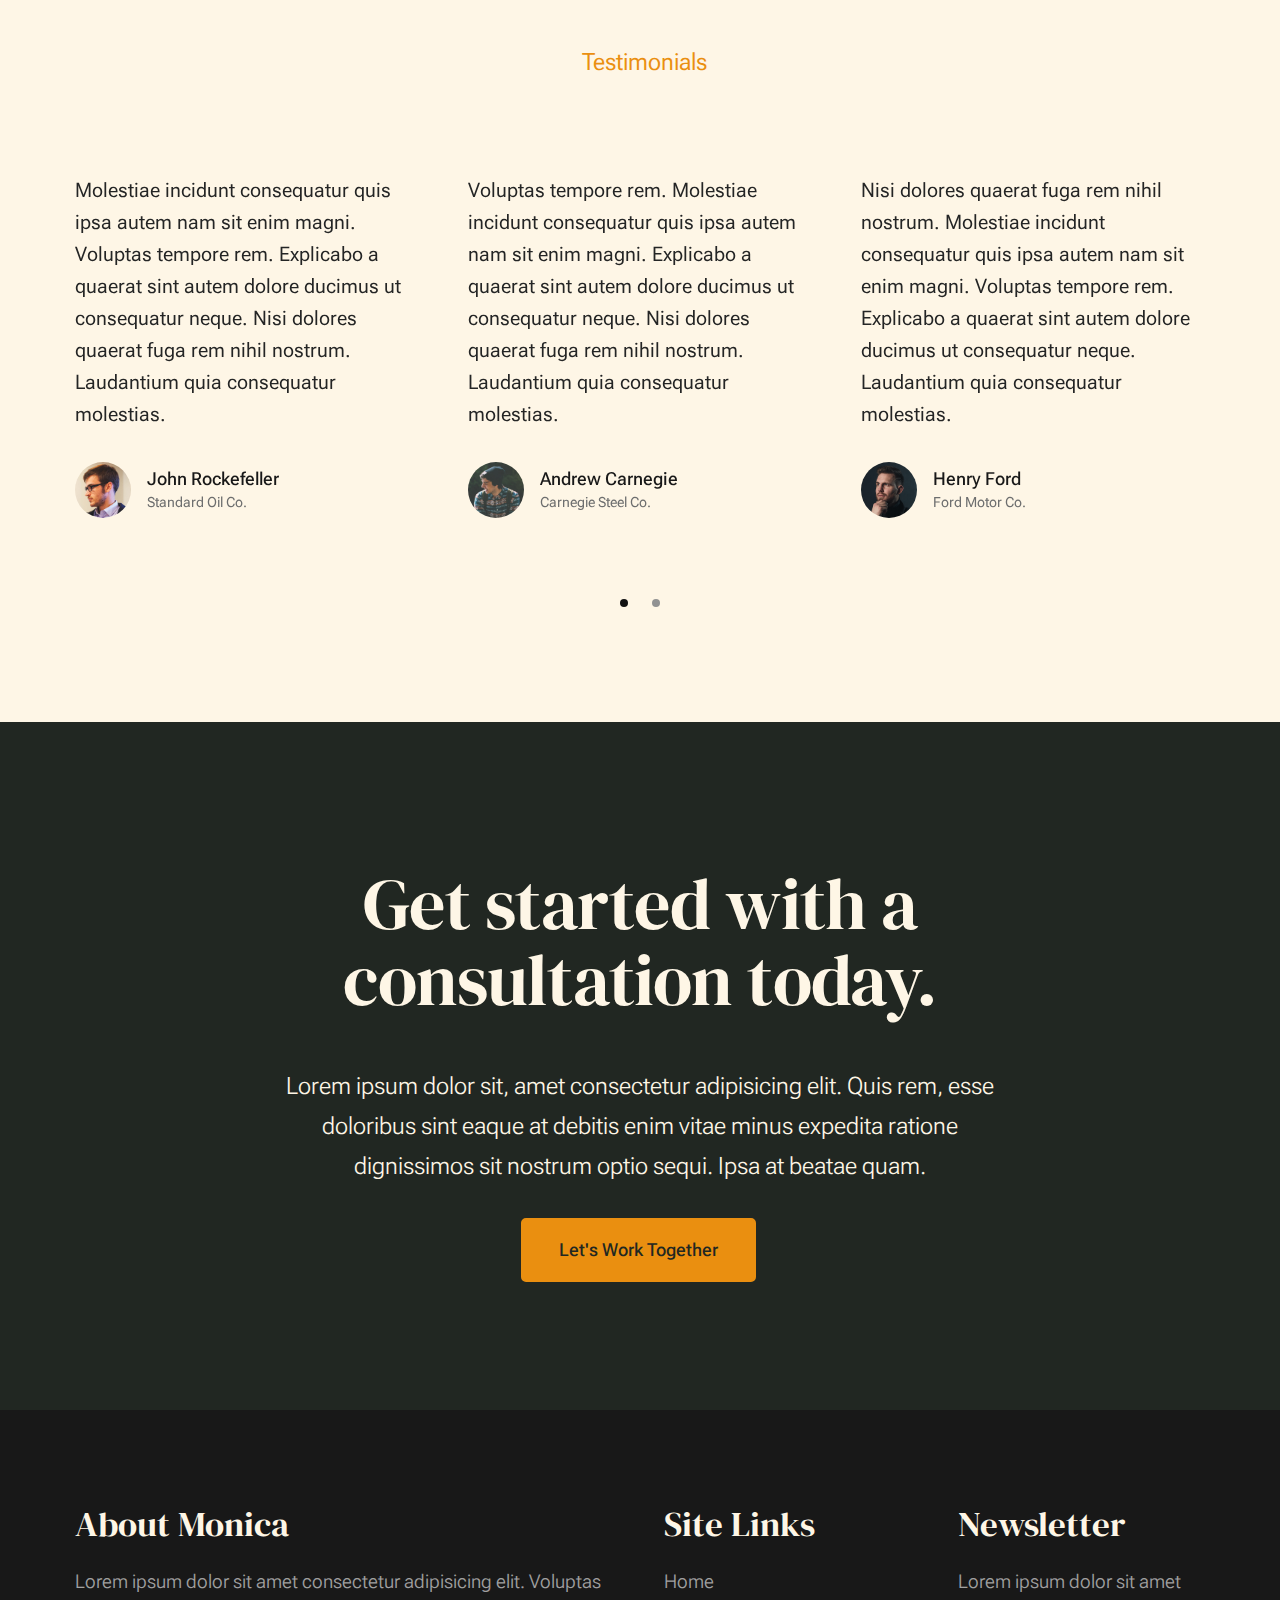
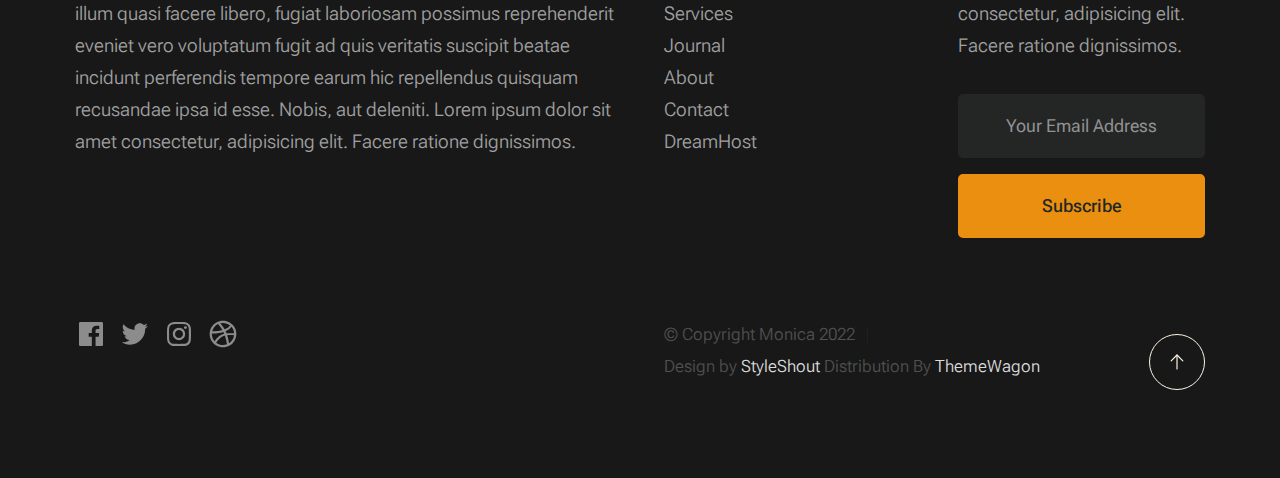
<file: mycv_app/static/services.html>
<!DOCTYPE html>
<html lang="en" class="no-js" >
<head>

    <!--- basic page needs
    ================================================== -->
    <meta charset="utf-8">
    <meta name="viewport" content="width=device-width, initial-scale=1">
    <title>Services - Monica</title>

    <script>
        document.documentElement.classList.remove('no-js');
        document.documentElement.classList.add('js');
    </script>

    <!-- CSS
    ================================================== -->
    <link rel="stylesheet" href="css/vendor.css">
    <link rel="stylesheet" href="css/styles.css">

    <!-- favicons
    ================================================== -->
    <link rel="apple-touch-icon" sizes="180x180" href="apple-touch-icon.png">
    <link rel="icon" type="image/png" sizes="32x32" href="favicon-32x32.png">
    <link rel="icon" type="image/png" sizes="16x16" href="favicon-16x16.png">
    <link rel="manifest" href="site.webmanifest">

</head>


<body id="top">


    <!-- preloader
    ================================================== -->
    <div id="preloader">
        <div id="loader" class="dots-fade">
            <div></div>
            <div></div>
            <div></div>
        </div>
    </div>


    <!-- page wrap
    ================================================== -->
    <div id="page" class="s-pagewrap">

        <!-- # site header 
        ================================================== -->
        <header class="s-header">

            <div class="row s-header__inner width-sixteen-col">

                <div class="s-header__block">
                    <div class="s-header__logo">
                        <a class="logo" href="index.html">
                            <img src="images/logo.svg" alt="Homepage">
                        </a>
                    </div>

                    <a class="s-header__menu-toggle" href="#0"><span>Menu</span></a>
                </div> <!-- end s-header__block -->

                <nav class="s-header__nav">
    
                    <ul class="s-header__menu-links">
                        <li><a href="about.html">About</a></li>
                        <li class="current"><a href="services.html">Services</a></li>
                        <li><a href="blog.html">Journal</a></li>
                        <li><a href="contact.html">Contact</a></li>
                    </ul> <!-- s-header__menu-links -->

                    <div class="s-header__contact">
                        <a href="contact.html" class="btn btn--primary s-header__contact-btn">Let's Work Together</a>                        
                    </div> <!-- s-header__contact -->
    
                </nav> <!-- end s-header__nav -->

            </div> <!-- end s-header__inner -->

        </header> <!-- end s-header -->

        <!-- # site main content
        ================================================== -->
        <section id="content" class="s-content">

               <section class="s-pageheader pageheader">
                    <div class="row">
                        <div class="column xl-12">
                            <h1 class="page-title">
                                <span class="page-title__small-type text-pretitle">Services</span>
                                High-Impact Services
                            </h1>
                            
                        </div>
                    </div>
               </section> <!-- pageheader -->  

               <section class="s-pagecontent pagecontent">

                    <div class="row pageintro">
                        <div class="column xl-6 lg-12">
                            <h2 class="text-display-title">High-impact services to help your business</h2>
                        </div>
                        <div class="column xl-6 lg-12 u-flexitem-x-right">
                            <p class="lead">
                            Lorem ipsum dolor sit amet consectetur, adipisicing elit. Alias eos quas blanditiis, quos sint nostrum fugit aperiam 
                            inventore optio itaque molestias corporis, ipsa tenetur eligendi nihil iste porro, natus culpa consequuntur? Maxime, 
                            corporis tempore. Sed tenetur veritatis velit recusandae eum, molestiae voluptate ducimus laudantium esse illo 
                            doloribus atque eligendi deleniti iusto. 
                            </p>
                        </div>                       
                    </div>  <!-- pageintro -->       

                    <div class="row">
                        <div class="column xl-12 grid-block">             
                            
                            <div class="grid-full grid-list-items list-items show-ctr">
                                
                                <div class="grid-list-items__item list-items__item">
                                    <div class="list-items__item-header">
                                        <h3 class="list-items__item-title">Digital Marketing</h3>
                                    </div>
                                    <div class="list-items__item-text">
                                        <p>
                                        Rerum quam quos. Aut asperiores 
                                        sit mollitia. Rem neque et voluptatem eos quia sed eligendi et. Eaque velit eligendi ut 
                                        magnam. Cumque ducimus laborum doloribus facere maxime vel earum quidem enim suscipit.
                                        </p>

                                        <ul class="list-services">
                                            <li>Cumque Ducimus</li>
                                            <li>Maxime Vel</li>
                                            <li>Eligendi Et</li>
                                        </ul>
                                    </div>
                                </div> <!-- end list-items__item -->
                                <div class="grid-list-items__item list-items__item">
                                    <div class="list-items__item-header">
                                        <h3 class="list-items__item-title">Social Media Marketing</h3>
                                    </div>
                                    <div class="list-items__item-text">
                                        <p>
                                        Quibusdam quis autem voluptatibus earum vel ex error ea magni. Rerum quam quos. Aut asperiores 
                                        sit mollitia. Rem neque et voluptatem eos quia sed eligendi et. Eaque velit eligendi ut 
                                        magnam.
                                        </p>

                                        <ul class="list-services">
                                            <li>Lorem Ipsum</li>
                                            <li>voluptatibus Earum</li>
                                            <li>Cumque Ducimus</li>
                                        </ul>
                                    </div>
                                </div> <!-- end list-items__item -->
                                <div class="grid-list-items__item list-items__item">
                                    <div class="list-items__item-header">
                                        <h3 class="list-items__item-title">Content Marketing</h3>
                                    </div>
                                    <div class="list-items__item-text">
                                        <p>
                                        Rerum quam quos. Quibusdam quis autem voluptatibus earum vel ex error ea magni. Aut asperiores 
                                        sit mollitia. Rem neque et voluptatem eos quia sed eligendi et. Eaque velit eligendi ut 
                                        magnam.
                                        </p>

                                        <ul class="list-services">
                                            <li>Eaque velit</li>
                                            <li>Asperiores</li>
                                            <li>Cumque Ducimus</li>
                                        </ul>
                                    </div>
                                </div> <!-- end list-items__item -->
                                <div class="grid-list-items__item list-items__item">
                                    <div class="list-items__item-header">
                                        <h3 class="list-items__item-title">Paid Advertising</h3>
                                    </div>
                                    <div class="list-items__item-text">
                                        <p>
                                        Eaque velit eligendi ut magnam.Rerum quam quos. Aut asperiores 
                                        sit mollitia. Rem neque et voluptatem eos quia sed eligendi et. 
                                        Cumque ducimus laborum doloribus facere maxime vel earum quidem enim suscipit.
                                        </p>

                                        <ul class="list-services">
                                            <li>Cumque Ducimus</li>
                                            <li>Maxime Vel</li>
                                            <li>Eligendi Et</li>
                                        </ul>
                                    </div>
                                </div> <!-- end list-items__item -->
                                <div class="grid-list-items__item list-items__item">
                                    <div class="list-items__item-header">
                                        <h3 class="list-items__item-title">Search Engine Optimization</h3>
                                    </div>
                                    <div class="list-items__item-text">
                                        <p>
                                        Aut asperiores sit mollitia. Rem neque et voluptatem eos quia sed eligendi et. Eaque velit eligendi ut 
                                        magnam. Cumque ducimus laborum doloribus facere maxime vel earum quidem enim suscipit.
                                        </p>

                                        <ul class="list-services">
                                            <li>Cumque Ducimus</li>
                                            <li>Maxime Vel</li>
                                            <li>Eligendi Et</li>
                                        </ul>
                                    </div>
                                </div> <!-- end list-items__item -->
                                <div class="grid-list-items__item list-items__item">
                                    <div class="list-items__item-header">
                                        <h3 class="list-items__item-title">Advance Analytics</h3>
                                    </div>
                                    <div class="list-items__item-text">
                                        <p>
                                        Quibusdam quis autem voluptatibus earum vel ex error ea magni. Rerum quam quos. Aut asperiores 
                                        sit mollitia. Rem neque et voluptatem eos quia sed eligendi et. Eaque velit eligendi ut 
                                        magnam.
                                        </p>

                                        <ul class="list-services">
                                            <li>Lorem Ipsum</li>
                                            <li>Voluptatibus Earum</li>
                                            <li>Cumque Ducimus</li>
                                        </ul>
                                    </div>
                                </div> <!-- end list-items__item -->
                                <div class="grid-list-items__item list-items__item">
                                    <div class="list-items__item-header">
                                        <h3 class="list-items__item-title">Email Marketing</h3>
                                    </div>
                                    <div class="list-items__item-text">
                                        <p>
                                        Rerum quam quos. Aut asperiores 
                                        sit mollitia. Rem neque et voluptatem eos quia sed eligendi et. Eaque velit eligendi ut 
                                        magnam. Cumque ducimus laborum doloribus facere maxime vel earum quidem enim suscipit.
                                        </p>

                                        <ul class="list-services">
                                            <li>Doloribus</li>
                                            <li>Mollitia</li>
                                            <li>Eligendi Et</li>
                                        </ul>
                                    </div>
                                </div> <!-- end list-items__item -->
                                <div class="grid-list-items__item list-items__item">
                                    <div class="list-items__item-header">
                                        <h3 class="list-items__item-title">Conversion Rate Optimization</h3>
                                    </div>
                                    <div class="list-items__item-text">
                                        <p>
                                        Quibusdam quis autem voluptatibus earum vel ex error ea magni. Rerum quam quos. Aut asperiores 
                                        sit mollitia. Rem neque et voluptatem eos quia sed eligendi et. Eaque velit eligendi ut 
                                        magnam.
                                        </p>

                                        <ul class="list-services">
                                            <li>Cumque Ducimus</li>
                                            <li>Maxime Vel</li>
                                            <li>Eligendi Et</li>
                                        </ul>
                                    </div>
                                </div> <!-- end list-items__item -->
                                <div class="grid-list-items__item list-items__item">
                                    <div class="list-items__item-header">
                                        <h3 class="list-items__item-title">Web Design</h3>
                                    </div>
                                    <div class="list-items__item-text">
                                        <p>
                                        Aut asperiores sit mollitia. Rem neque et voluptatem eos quia sed eligendi et. Eaque velit eligendi ut 
                                        magnam. Cumque ducimus laborum doloribus facere maxime vel earum quidem enim suscipit.
                                        </p>

                                        <ul class="list-services">
                                            <li>Suscipit</li>
                                            <li>Voluptatem</li>
                                            <li>Eligendi Et</li>
                                        </ul>
                                    </div>
                                </div> <!-- end list-items__item -->
    
                            </div> <!-- grid-list-items -->
                           

                        </div> <!-- end grid-block-->
                    </div> <!-- end row -->

               </section> <!-- pagecontent -->

               <section class="s-testimonials">

                    <div class="s-testimonials__header row row-x-center text-center">
                        <div class="column xl-8 lg-12">
        
                            <p class="text-pretitle">
                            Testimonials
                            </p>
                            <h3>
                            Reviews From Real Clients
                            </h3>                        
        
                        </div>
                    </div> <!--end s-testimonials__header -->

                    <div class="row s-testimonials__content">
                        <div class="column xl-12 testimonials">

                            <div class="swiper-container testimonials__slider page-slider">

                                <div class="swiper-wrapper">
                                    <div class="testimonials__slide swiper-slide">
                                        <p>
                                        Molestiae incidunt consequatur quis ipsa autem nam sit enim magni. Voluptas tempore rem. 
                                        Explicabo a quaerat sint autem dolore ducimus ut consequatur neque. Nisi dolores quaerat fuga rem nihil nostrum.
                                        Laudantium quia consequatur molestias.
                                        </p>
                                        <div class="testimonials__author">
                                            <img src="images/avatars/user-01.jpg" alt="Author image" class="testimonials__avatar">
                                            <cite class="testimonials__cite">
                                                <strong>John Rockefeller</strong>
                                                <span>Standard Oil Co.</span>
                                            </cite>
                                        </div>
                                    </div>
                                    <div class="testimonials__slide swiper-slide">
                                        <p>
                                        Voluptas tempore rem. Molestiae incidunt consequatur quis ipsa autem nam sit enim magni. 
                                        Explicabo a quaerat sint autem dolore ducimus ut consequatur neque. Nisi dolores quaerat fuga rem nihil nostrum.
                                        Laudantium quia consequatur molestias.
                                        </p>
                                        <div class="testimonials__author">
                                            <img src="images/avatars/user-04.jpg" alt="Author image" class="testimonials__avatar">
                                            <cite class="testimonials__cite">
                                                <strong>Andrew Carnegie</strong>
                                                <span>Carnegie Steel Co.</span>
                                            </cite>
                                        </div>
                                    </div>
                                    <div class="testimonials__slide swiper-slide">
                                        <p>
                                        Nisi dolores quaerat fuga rem nihil nostrum. Molestiae incidunt consequatur quis ipsa autem nam sit enim magni. 
                                        Voluptas tempore rem. Explicabo a quaerat sint autem dolore ducimus ut consequatur neque. 
                                        Laudantium quia consequatur molestias.
                                        </p>
                                        <div class="testimonials__author">
                                            <img src="images/avatars/user-06.jpg" alt="Author image" class="testimonials__avatar">
                                            <cite class="testimonials__cite">
                                                <strong>Henry Ford</strong>
                                                <span>Ford Motor Co.</span>
                                            </cite>
                                        </div>
                                    </div>
                                    <div class="testimonials__slide swiper-slide">
                                        <p>
                                        Molestiae incidunt consequatur quis ipsa autem nam sit enim magni. Voluptas tempore rem. 
                                        Explicabo a quaerat sint autem dolore ducimus ut consequatur neque. Nisi dolores quaerat fuga rem nihil nostrum.
                                        Laudantium quia consequatur molestias.
                                        </p>
                                        <div class="testimonials__author">
                                            <img src="images/avatars/user-02.jpg" alt="Author image" class="testimonials__avatar">
                                            <cite class="testimonials__cite">
                                                <strong>John Morgan</strong>
                                                <span>JP Morgan & Co.</span>
                                            </cite>
                                        </div>
                                    </div> 
                                </div> <!-- end swiper-wrapper --> 

                                <div class="swiper-pagination"></div>

                            </div> <!--end testimonials__slider --> 

                        </div> <!-- testimonials -->
                    </div> <!--end s-testimonials__content -->

               </section> <!-- end s-testimonials -->

        </section> <!-- s-content-->

        <!-- # cta
        ================================================== -->
        <section id="cta" class="s-cta">

            <div class="row row-x-center text-center">
                <div class="column xl-8 lg-12">

                    <div class="s-cta__content">
                        <h2 class="text-display-title">
                        Get started with a consultation today.
                        </h2>
                        <p class="lead">
                        Lorem ipsum dolor sit, amet consectetur adipisicing elit. Quis rem, esse doloribus sint eaque at debitis enim vitae minus expedita ratione dignissimos sit nostrum optio sequi. Ipsa at beatae quam.
                        </p>
                        <a href="contact.html" class="btn btn--primary">Let's Work Together</a>
                    </div>

                </div>
            </div>

        </section> <!-- end s-cta -->


        <!-- # footer 
        ================================================== -->
        <footer class="s-footer">
            <div class="row s-footer__content">
                <div class="column xl-6 lg-6 md-12 s-footer__block s-footer__about">                    
                    <h3>About Monica</h3>
                    <p>
                    Lorem ipsum dolor sit amet consectetur adipisicing elit. Voluptas illum quasi facere libero, 
                    fugiat laboriosam possimus reprehenderit eveniet vero voluptatum fugit ad quis veritatis suscipit beatae 
                    incidunt perferendis tempore earum hic repellendus quisquam recusandae ipsa id esse. Nobis, aut deleniti.
                    Lorem ipsum dolor sit amet consectetur, adipisicing elit. Facere ratione dignissimos.
                    </p>               
                </div>                
                <div class="column xl-3 lg-6 md-12 s-footer__block s-footer__site-links">
                    <h3>Site Links</h3>
                    <ul class="link-list">
                        <li><a href="index.html">Home</a></li>
                        <li><a href="services.html">Services</a></li>
                        <li><a href="blog.html">Journal</a></li>
                        <li><a href="about.html">About</a></li>
                        <li><a href="contact.html">Contact</a></li>
                        <li><a href="https://www.dreamhost.com/r.cgi?287326">DreamHost</a></li>
                    </ul>
                </div>
                <div class="column xl-3 lg-6 md-12 tab-12 s-footer__block s-footer__newsletter">
                    <h3>Newsletter</h3>

                    <p>
                    Lorem ipsum dolor sit amet consectetur, adipisicing elit. Facere ratione dignissimos.
                    </p>

                    <div class="subscribe-form">
                        <form id="mc-form" class="mc-form">
                            <input type="email" name="EMAIL" id="mce-EMAIL" class="u-fullwidth text-center" placeholder="Your Email Address" title="The domain portion of the email address is invalid (the portion after the @)." pattern="^([^\x00-\x20\x22\x28\x29\x2c\x2e\x3a-\x3c\x3e\x40\x5b-\x5d\x7f-\xff]+|\x22([^\x0d\x22\x5c\x80-\xff]|\x5c[\x00-\x7f])*\x22)(\x2e([^\x00-\x20\x22\x28\x29\x2c\x2e\x3a-\x3c\x3e\x40\x5b-\x5d\x7f-\xff]+|\x22([^\x0d\x22\x5c\x80-\xff]|\x5c[\x00-\x7f])*\x22))*\x40([^\x00-\x20\x22\x28\x29\x2c\x2e\x3a-\x3c\x3e\x40\x5b-\x5d\x7f-\xff]+|\x5b([^\x0d\x5b-\x5d\x80-\xff]|\x5c[\x00-\x7f])*\x5d)(\x2e([^\x00-\x20\x22\x28\x29\x2c\x2e\x3a-\x3c\x3e\x40\x5b-\x5d\x7f-\xff]+|\x5b([^\x0d\x5b-\x5d\x80-\xff]|\x5c[\x00-\x7f])*\x5d))*(\.\w{2,})+$" required>
                            <input type="submit" name="subscribe" value="Subscribe" class="btn btn--primary btn--small u-fullwidth">
                            <!-- <div style="position: absolute; left: -5000px;" aria-hidden="true"><input type="text" name="b_cdb7b577e41181934ed6a6a44_9a91cfe7b3" tabindex="-1" value=""></div> -->
                            <div class="mc-status"></div>
                        </form>
                    </div>
                </div>
            </div>    
            
            <div class="row s-footer__bottom">
                <div class="column xl-6 lg-12">
                    <ul class="s-footer__social social-list">
                        <li>
                            <a href="#0">
                                <svg xmlns="http://www.w3.org/2000/svg" width="24" height="24" viewBox="0 0 24 24" style="fill:rgba(0, 0, 0, 1);transform:;-ms-filter:"><path d="M20,3H4C3.447,3,3,3.448,3,4v16c0,0.552,0.447,1,1,1h8.615v-6.96h-2.338v-2.725h2.338v-2c0-2.325,1.42-3.592,3.5-3.592 c0.699-0.002,1.399,0.034,2.095,0.107v2.42h-1.435c-1.128,0-1.348,0.538-1.348,1.325v1.735h2.697l-0.35,2.725h-2.348V21H20 c0.553,0,1-0.448,1-1V4C21,3.448,20.553,3,20,3z"></path></svg>
                                <span class="u-screen-reader-text">Facebook</span>
                            </a>
                        </li>
                        <li>
                            <a href="#0">
                                <svg xmlns="http://www.w3.org/2000/svg" width="24" height="24" viewBox="0 0 24 24" style="fill:rgba(0, 0, 0, 1);transform:;-ms-filter:"><path d="M19.633,7.997c0.013,0.175,0.013,0.349,0.013,0.523c0,5.325-4.053,11.461-11.46,11.461c-2.282,0-4.402-0.661-6.186-1.809 c0.324,0.037,0.636,0.05,0.973,0.05c1.883,0,3.616-0.636,5.001-1.721c-1.771-0.037-3.255-1.197-3.767-2.793 c0.249,0.037,0.499,0.062,0.761,0.062c0.361,0,0.724-0.05,1.061-0.137c-1.847-0.374-3.23-1.995-3.23-3.953v-0.05 c0.537,0.299,1.16,0.486,1.82,0.511C3.534,9.419,2.823,8.184,2.823,6.787c0-0.748,0.199-1.434,0.548-2.032 c1.983,2.443,4.964,4.04,8.306,4.215c-0.062-0.3-0.1-0.611-0.1-0.923c0-2.22,1.796-4.028,4.028-4.028 c1.16,0,2.207,0.486,2.943,1.272c0.91-0.175,1.782-0.512,2.556-0.973c-0.299,0.935-0.936,1.721-1.771,2.22 c0.811-0.088,1.597-0.312,2.319-0.624C21.104,6.712,20.419,7.423,19.633,7.997z"></path></svg>
                                <span class="u-screen-reader-text">Twitter</span>
                            </a>
                        </li>
                        <li>
                            <a href="#0">
                                <svg xmlns="http://www.w3.org/2000/svg" width="24" height="24" viewBox="0 0 24 24" style="fill:rgba(0, 0, 0, 1);transform:;-ms-filter:"><path d="M11.999,7.377c-2.554,0-4.623,2.07-4.623,4.623c0,2.554,2.069,4.624,4.623,4.624c2.552,0,4.623-2.07,4.623-4.624 C16.622,9.447,14.551,7.377,11.999,7.377L11.999,7.377z M11.999,15.004c-1.659,0-3.004-1.345-3.004-3.003 c0-1.659,1.345-3.003,3.004-3.003s3.002,1.344,3.002,3.003C15.001,13.659,13.658,15.004,11.999,15.004L11.999,15.004z"></path><circle cx="16.806" cy="7.207" r="1.078"></circle><path d="M20.533,6.111c-0.469-1.209-1.424-2.165-2.633-2.632c-0.699-0.263-1.438-0.404-2.186-0.42 c-0.963-0.042-1.268-0.054-3.71-0.054s-2.755,0-3.71,0.054C7.548,3.074,6.809,3.215,6.11,3.479C4.9,3.946,3.945,4.902,3.477,6.111 c-0.263,0.7-0.404,1.438-0.419,2.186c-0.043,0.962-0.056,1.267-0.056,3.71c0,2.442,0,2.753,0.056,3.71 c0.015,0.748,0.156,1.486,0.419,2.187c0.469,1.208,1.424,2.164,2.634,2.632c0.696,0.272,1.435,0.426,2.185,0.45 c0.963,0.042,1.268,0.055,3.71,0.055s2.755,0,3.71-0.055c0.747-0.015,1.486-0.157,2.186-0.419c1.209-0.469,2.164-1.424,2.633-2.633 c0.263-0.7,0.404-1.438,0.419-2.186c0.043-0.962,0.056-1.267,0.056-3.71s0-2.753-0.056-3.71C20.941,7.57,20.801,6.819,20.533,6.111z M19.315,15.643c-0.007,0.576-0.111,1.147-0.311,1.688c-0.305,0.787-0.926,1.409-1.712,1.711c-0.535,0.199-1.099,0.303-1.67,0.311 c-0.95,0.044-1.218,0.055-3.654,0.055c-2.438,0-2.687,0-3.655-0.055c-0.569-0.007-1.135-0.112-1.669-0.311 c-0.789-0.301-1.414-0.923-1.719-1.711c-0.196-0.534-0.302-1.099-0.311-1.669c-0.043-0.95-0.053-1.218-0.053-3.654 c0-2.437,0-2.686,0.053-3.655c0.007-0.576,0.111-1.146,0.311-1.687c0.305-0.789,0.93-1.41,1.719-1.712 c0.534-0.198,1.1-0.303,1.669-0.311c0.951-0.043,1.218-0.055,3.655-0.055c2.437,0,2.687,0,3.654,0.055 c0.571,0.007,1.135,0.112,1.67,0.311c0.786,0.303,1.407,0.925,1.712,1.712c0.196,0.534,0.302,1.099,0.311,1.669 c0.043,0.951,0.054,1.218,0.054,3.655c0,2.436,0,2.698-0.043,3.654H19.315z"></path></svg>
                                <span class="u-screen-reader-text">Instagram</span>
                            </a>
                        </li>
                        <li>
                            <a href="#0">
                                <svg xmlns="http://www.w3.org/2000/svg" width="24" height="24" viewBox="0 0 24 24" style="fill: rgba(0, 0, 0, 1);transform: ;msFilter:;"><path d="M20.66 6.98a9.932 9.932 0 0 0-3.641-3.64C15.486 2.447 13.813 2 12 2s-3.486.447-5.02 1.34c-1.533.893-2.747 2.107-3.64 3.64S2 10.187 2 12s.446 3.487 1.34 5.02a9.924 9.924 0 0 0 3.641 3.64C8.514 21.553 10.187 22 12 22s3.486-.447 5.02-1.34a9.932 9.932 0 0 0 3.641-3.64C21.554 15.487 22 13.813 22 12s-.446-3.487-1.34-5.02zM12 3.66c2 0 3.772.64 5.32 1.919-.92 1.174-2.286 2.14-4.1 2.9-1.002-1.813-2.088-3.327-3.261-4.54A7.715 7.715 0 0 1 12 3.66zM5.51 6.8a8.116 8.116 0 0 1 2.711-2.22c1.212 1.201 2.325 2.7 3.34 4.5-2 .6-4.114.9-6.341.9-.573 0-1.006-.013-1.3-.04A8.549 8.549 0 0 1 5.51 6.8zM3.66 12c0-.054.003-.12.01-.2.007-.08.01-.146.01-.2.254.014.641.02 1.161.02 2.666 0 5.146-.367 7.439-1.1.187.373.381.793.58 1.26-1.32.293-2.674 1.006-4.061 2.14S6.4 16.247 5.76 17.5c-1.4-1.587-2.1-3.42-2.1-5.5zM12 20.34c-1.894 0-3.594-.587-5.101-1.759.601-1.187 1.524-2.322 2.771-3.401 1.246-1.08 2.483-1.753 3.71-2.02a29.441 29.441 0 0 1 1.56 6.62 8.166 8.166 0 0 1-2.94.56zm7.08-3.96a8.351 8.351 0 0 1-2.58 2.621c-.24-2.08-.7-4.107-1.379-6.081.932-.066 1.765-.1 2.5-.1.799 0 1.686.034 2.659.1a8.098 8.098 0 0 1-1.2 3.46zm-1.24-5c-1.16 0-2.233.047-3.22.14a27.053 27.053 0 0 0-.68-1.62c2.066-.906 3.532-2.006 4.399-3.3 1.2 1.414 1.854 3.027 1.96 4.84-.812-.04-1.632-.06-2.459-.06z"></path></svg>
                                <span class="u-screen-reader-text">Dribbble</span>
                            </a>
                        </li>
                    </ul> <!-- end s-footer__social -->
                </div>
                <div class="column xl-6 lg-12">
                    <p class="ss-copyright">
                        <span>© Copyright Monica 2022</span> 
                        <span>Design by <a href="https://www.styleshout.com/">StyleShout</a> Distribution By <a href="https://themewagon.com">ThemeWagon</a></span>
                    </p>
                </div>

                <div class="ss-go-top">
                    <a class="smoothscroll" title="Back to Top" href="#top">
                        <svg xmlns="http://www.w3.org/2000/svg" viewBox="0 0 24 24" width="36" height="36" fill="none" stroke="#ffffff" stroke-width="1" stroke-linecap="round" stroke-linejoin="round">&lt;!--!  Atomicons Free 1.00 by @atisalab License - https://atomicons.com/license/ (Icons: CC BY 4.0) Copyright 2021 Atomicons --&gt;<polyline points="17 11 12 6 7 11"></polyline><line x1="12" y1="18" x2="12" y2="6"></line></svg>
                    </a>
                </div> <!-- end ss-go-top -->
            </div>
            
        </footer> <!-- end s-footer -->

    </div> <!-- end page-wrap -->

    <!-- Java Script
    ================================================== -->
    <script src="js/plugins.js"></script>
    <script src="js/main.js"></script>

</body>
</html>
</file>
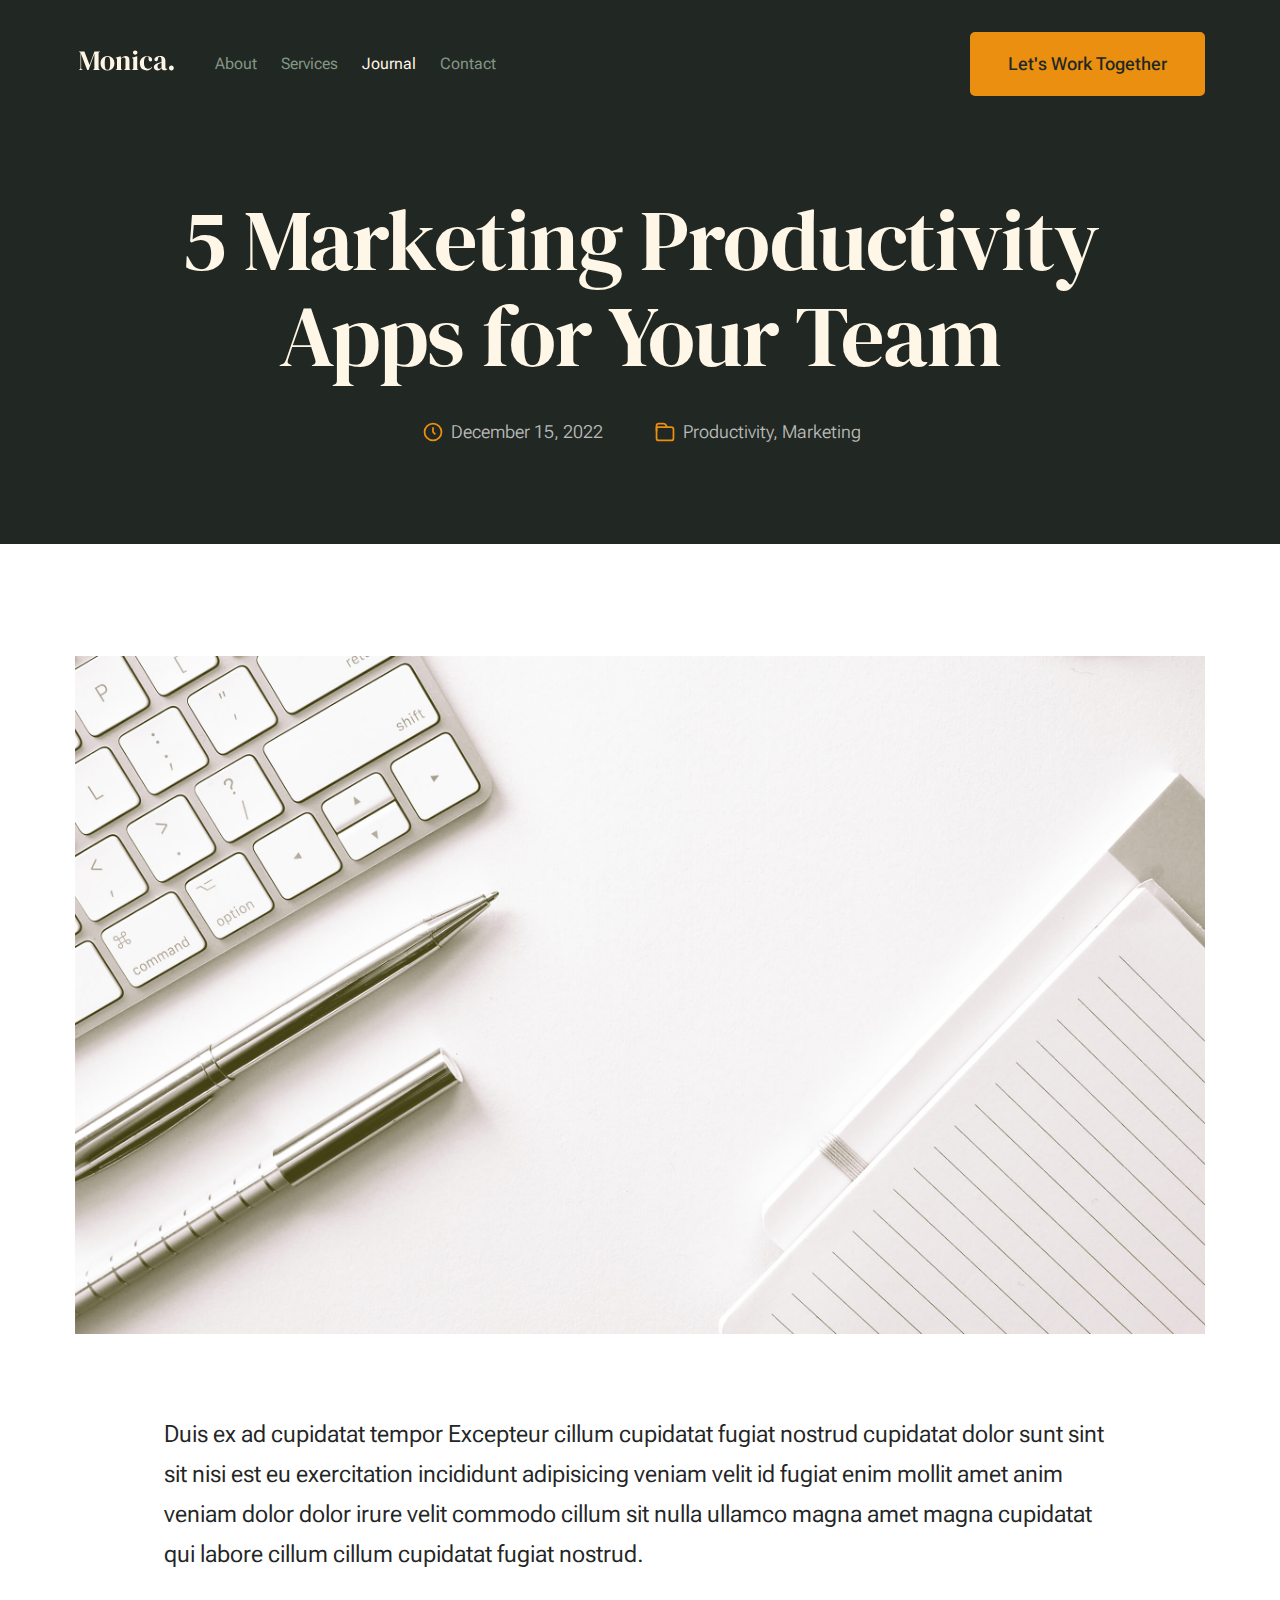
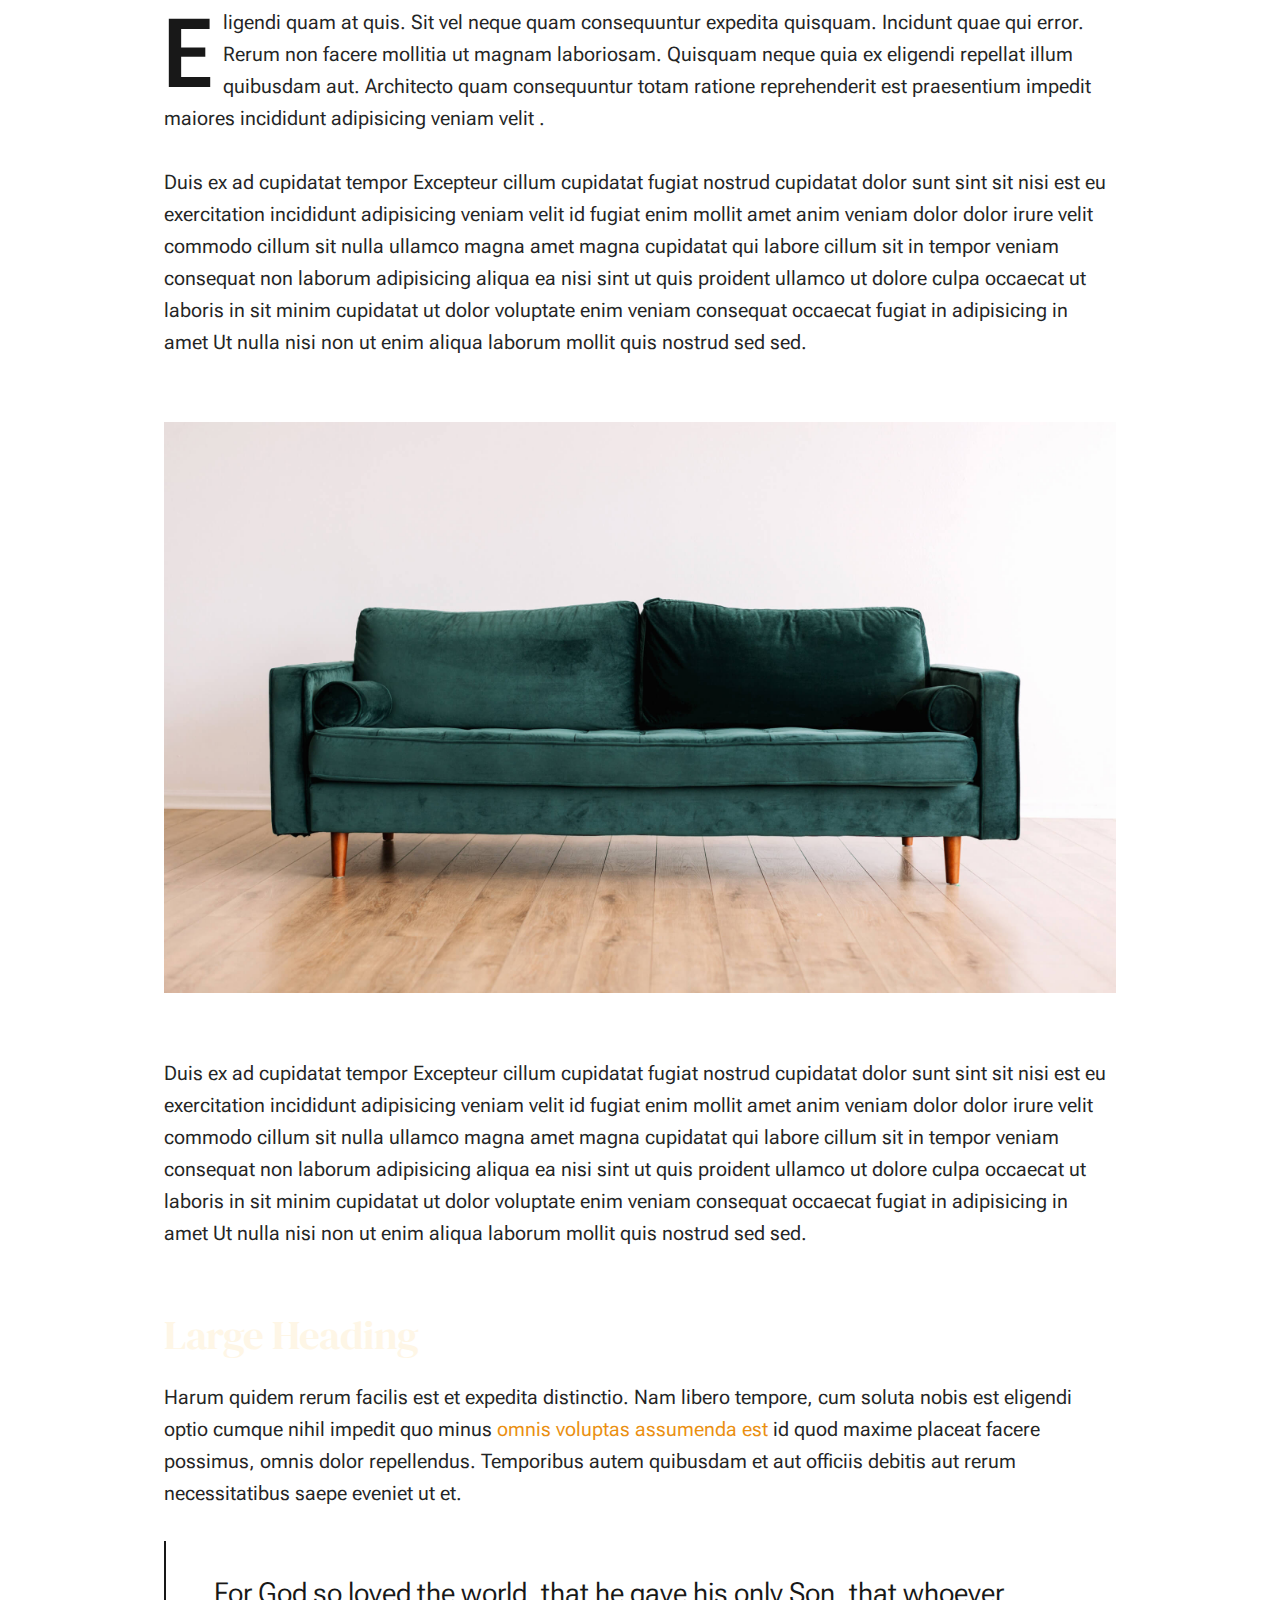
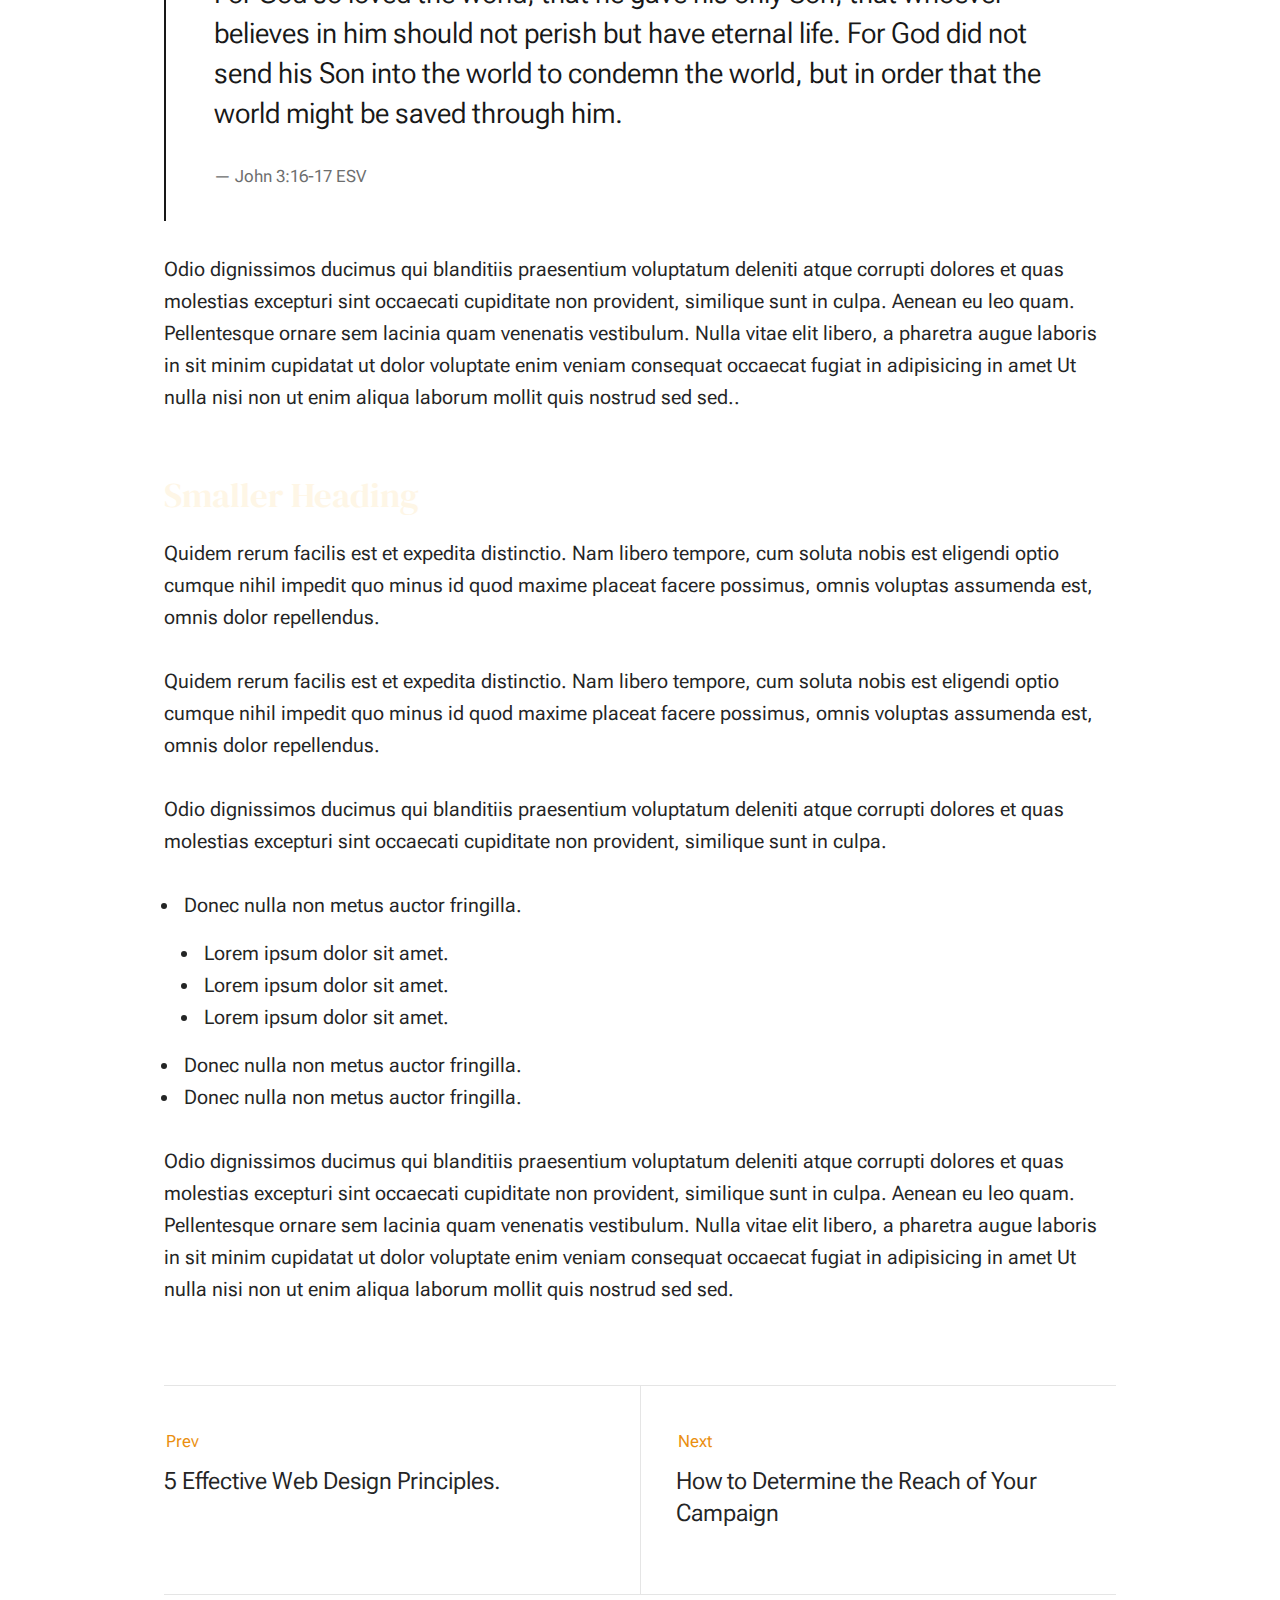
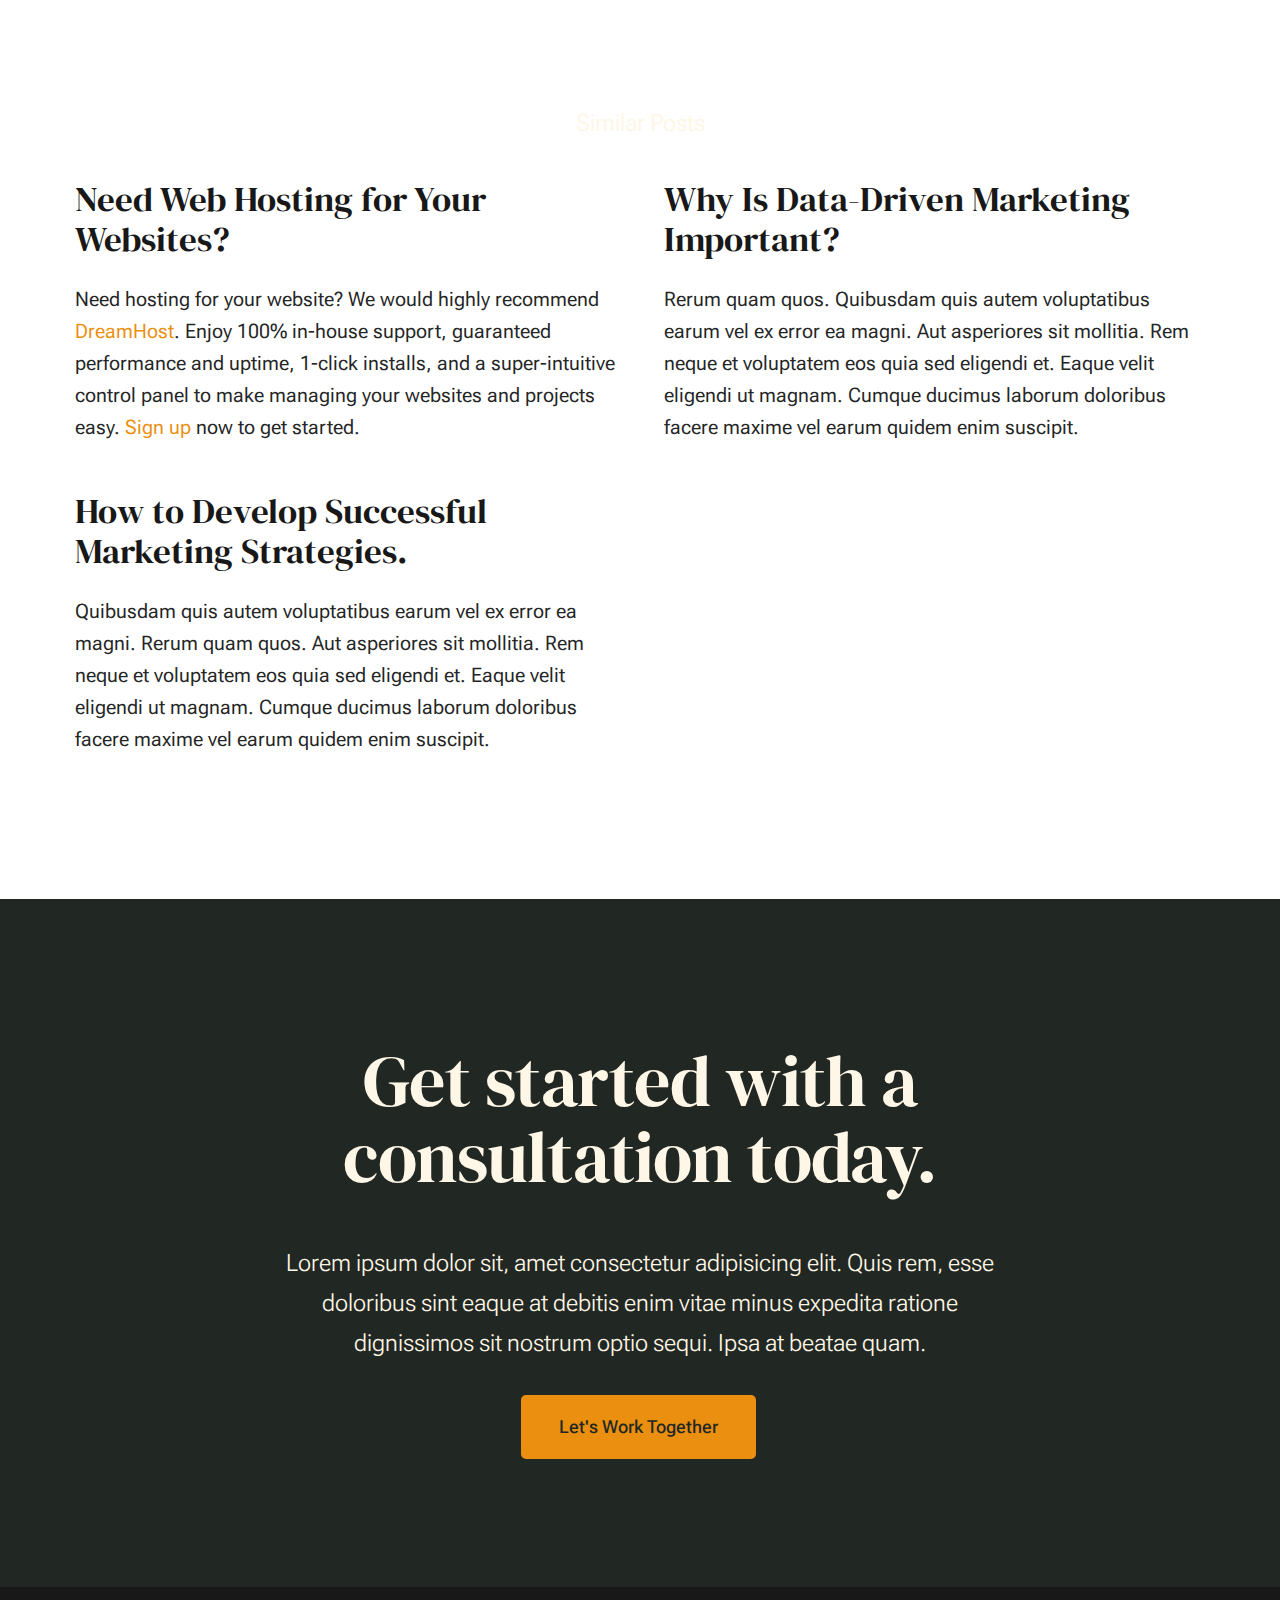
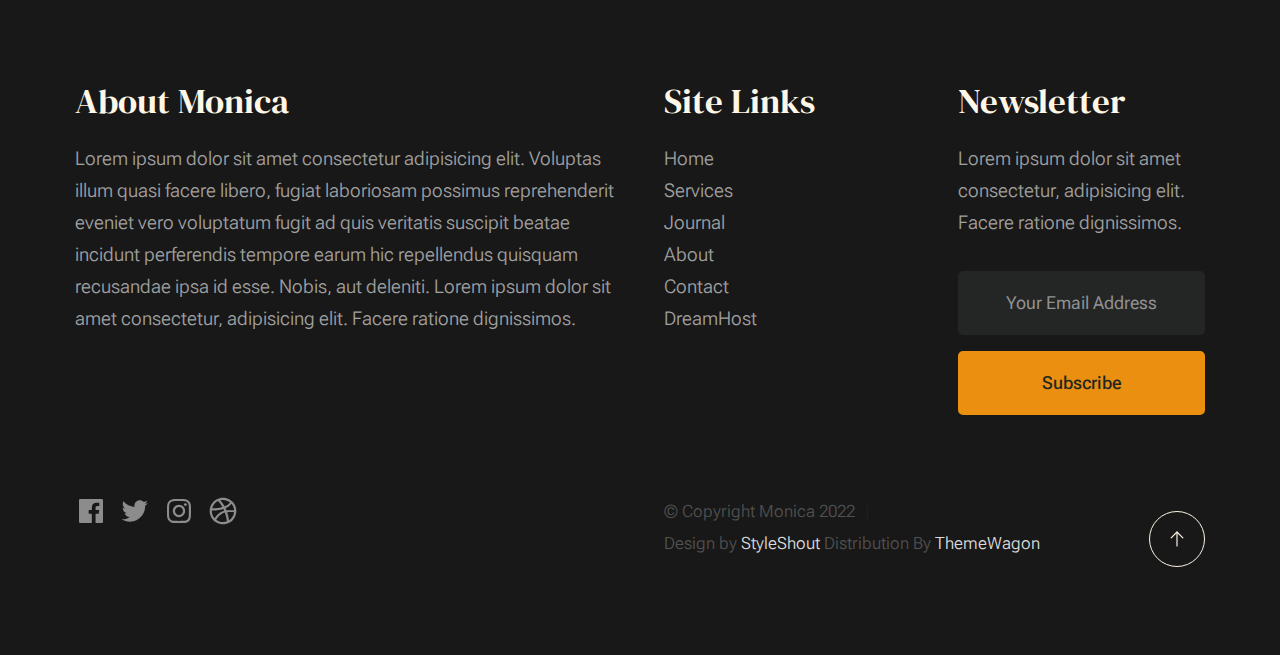
<file: mycv_app/static/single.html>
<!DOCTYPE html>
<html lang="en" class="no-js" >
<head>

    <!--- basic page needs
    ================================================== -->
    <meta charset="utf-8">
    <meta name="viewport" content="width=device-width, initial-scale=1">
    <title>Single - Monica</title>

    <script>
        document.documentElement.classList.remove('no-js');
        document.documentElement.classList.add('js');
    </script>

    <!-- CSS
    ================================================== -->
    <link rel="stylesheet" href="css/vendor.css">
    <link rel="stylesheet" href="css/styles.css">

    <!-- favicons
    ================================================== -->
    <link rel="apple-touch-icon" sizes="180x180" href="apple-touch-icon.png">
    <link rel="icon" type="image/png" sizes="32x32" href="favicon-32x32.png">
    <link rel="icon" type="image/png" sizes="16x16" href="favicon-16x16.png">
    <link rel="manifest" href="site.webmanifest">

</head>


<body id="top">


    <!-- preloader
    ================================================== -->
    <div id="preloader">
        <div id="loader" class="dots-fade">
            <div></div>
            <div></div>
            <div></div>
        </div>
    </div>


    <!-- page wrap
    ================================================== -->
    <div id="page" class="s-pagewrap">


        <!-- # site header 
        ================================================== -->
        <header class="s-header">

            <div class="row s-header__inner width-sixteen-col">

                <div class="s-header__block">
                    <div class="s-header__logo">
                        <a class="logo" href="index.html">
                            <img src="images/logo.svg" alt="Homepage">
                        </a>
                    </div>

                    <a class="s-header__menu-toggle" href="#0"><span>Menu</span></a>
                </div> <!-- end s-header__block -->

                <nav class="s-header__nav">    
                    <ul class="s-header__menu-links">
                        <li><a href="about.html">About</a></li>
                        <li><a href="services.html">Services</a></li>
                        <li class="current"><a href="blog.html">Journal</a></li>
                        <li><a href="contact.html">Contact</a></li>
                    </ul> <!-- s-header__menu-links -->

                    <div class="s-header__contact">
                        <a href="contact.html" class="btn btn--primary s-header__contact-btn">Let's Work Together</a>
                        
                    </div> <!-- s-header__contact -->    
                </nav> <!-- end s-header__nav -->

            </div> <!-- end s-header__inner -->

        </header> <!-- end s-header -->


        <!-- # site main content
        ================================================== -->
        <article id="content" class="s-content entry">

            <div class="s-pageheader entry__header">
                <div class="row">
                    <div class="column xl-12">

                        <h1 class="entry__title">
                            5 Marketing Productivity Apps for Your Team
                        </h1> <!-- end entry__title -->

                        <div class="entry__meta">
                            <div class="entry__meta-date">
                                <svg width="24" height="24" fill="none" viewBox="0 0 24 24">
                                    <circle cx="12" cy="12" r="7.25" stroke="currentColor" stroke-width="1.5"></circle>
                                    <path stroke="currentColor" stroke-width="1.5" d="M12 8V12L14 14"></path>
                                </svg>
                                December 15, 2022 
                            </div>
                            <div class="entry__meta-cat">
                                <svg width="24" height="24" fill="none" viewBox="0 0 24 24">
                                    <path stroke="currentColor" stroke-linecap="round" stroke-linejoin="round" stroke-width="1.5" d="M19.25 17.25V9.75C19.25 8.64543 18.3546 7.75 17.25 7.75H4.75V17.25C4.75 18.3546 5.64543 19.25 6.75 19.25H17.25C18.3546 19.25 19.25 18.3546 19.25 17.25Z"></path>
                                    <path stroke="currentColor" stroke-linecap="round" stroke-linejoin="round" stroke-width="1.5" d="M13.5 7.5L12.5685 5.7923C12.2181 5.14977 11.5446 4.75 10.8127 4.75H6.75C5.64543 4.75 4.75 5.64543 4.75 6.75V11"></path>
                                </svg>                                      
                                <span class="cat-links">
                                    <a href="blog.html">Productivity</a>
                                    <a href="blog.html">Marketing</a>
                                </span>
                            </div>
                        </div> <!-- end entry__meta -->

                    </div>
                </div>
            </div> <!-- end entry__header --> 

            <div class="s-pagecontent entry__content">

                <div class="row entry__media">
                    <div class="column xl-12">
                        <figure class="featured-image">
                            <img src="images/thumbs/single/standard-1200.jpg" 
                                 srcset="images/thumbs/single/standard-2400.jpg 2400w, 
                                         images/thumbs/single/standard-1200.jpg 1200w, 
                                         images/thumbs/single/standard-600.jpg 600w" sizes="(max-width: 2400px) 100vw, 2400px" alt="">
                        </figure>
                    </div>
                </div> <!-- end entry__media -->

                <div class="row entry__primary width-narrower">
                    <div class="column xl-12"> 

                            <p class="lead">
                            Duis ex ad cupidatat tempor Excepteur cillum cupidatat fugiat nostrud cupidatat dolor 
                            sunt sint sit nisi est eu exercitation incididunt adipisicing veniam velit id fugiat 
                            enim mollit amet anim veniam dolor dolor irure velit commodo cillum sit nulla ullamco 
                            magna amet magna cupidatat qui labore cillum cillum cupidatat fugiat nostrud. </p> 

                            <p class="drop-cap">
                            Eligendi quam at quis. Sit vel neque quam consequuntur expedita quisquam. Incidunt quae 
                            qui error. Rerum non facere mollitia ut magnam laboriosam. Quisquam neque quia ex eligendi 
                            repellat illum quibusdam aut. Architecto quam consequuntur totam ratione reprehenderit est 
                            praesentium impedit maiores incididunt adipisicing veniam velit .
                            </p>
    
                            <p>
                            Duis ex ad cupidatat tempor Excepteur cillum cupidatat fugiat nostrud cupidatat dolor 
                            sunt sint sit nisi est eu exercitation incididunt adipisicing veniam velit id fugiat 
                            enim mollit amet anim veniam dolor dolor irure velit commodo cillum sit nulla ullamco 
                            magna amet magna cupidatat qui labore cillum sit in tempor veniam consequat non laborum 
                            adipisicing aliqua ea nisi sint ut quis proident ullamco ut dolore culpa occaecat ut 
                            laboris in sit minim cupidatat ut dolor voluptate enim veniam consequat occaecat fugiat 
                            in adipisicing in amet Ut nulla nisi non ut enim aliqua laborum mollit quis nostrud sed sed.
                            </p>
            
                            <figure class="alignwide">
                                <img src="images/sample-1200.jpg" 
                                     srcset="images/sample-2400.jpg 2400w, 
                                             images/sample-1200.jpg 1200w, 
                                             images/sample-600.jpg 600w" sizes="(max-width: 2400px) 100vw, 2400px" alt="">
                            </figure>
    
                            <p>
                            Duis ex ad cupidatat tempor Excepteur cillum cupidatat fugiat nostrud cupidatat dolor 
                            sunt sint sit nisi est eu exercitation incididunt adipisicing veniam velit id fugiat 
                            enim mollit amet anim veniam dolor dolor irure velit commodo cillum sit nulla ullamco 
                            magna amet magna cupidatat qui labore cillum sit in tempor veniam consequat non laborum 
                            adipisicing aliqua ea nisi sint ut quis proident ullamco ut dolore culpa occaecat ut 
                            laboris in sit minim cupidatat ut dolor voluptate enim veniam consequat occaecat fugiat 
                            in adipisicing in amet Ut nulla nisi non ut enim aliqua laborum mollit quis nostrud sed sed.
                            </p>
    
                            <h2>Large Heading</h2>
        
                            <p>
                            Harum quidem rerum facilis est et expedita distinctio. Nam libero tempore, cum soluta 
                            nobis est eligendi optio cumque nihil impedit quo minus <a href="http://#">omnis voluptas assumenda est</a> 
                            id quod maxime placeat facere possimus, omnis dolor repellendus. Temporibus autem quibusdam et 
                            aut officiis debitis aut rerum necessitatibus saepe eveniet ut et.</p>
    
                            <blockquote>
                                <p>
                                For God so loved the world, that he gave his only Son, that whoever believes in 
                                him should not perish but have eternal life. For God did not send his Son into 
                                the world to condemn the world, but in order that the world might be 
                                saved through him.
                                </p>
                                <cite>John 3:16-17 ESV</cite>
                            </blockquote>
    
                            <p>
                            Odio dignissimos ducimus qui blanditiis praesentium voluptatum deleniti atque corrupti dolores 
                            et quas molestias excepturi sint occaecati cupiditate non provident, similique sunt in culpa. 
                            Aenean eu leo quam. Pellentesque ornare sem lacinia quam venenatis vestibulum. Nulla vitae elit 
                            libero, a pharetra augue laboris in sit minim cupidatat ut dolor voluptate enim veniam consequat 
                            occaecat fugiat in adipisicing in amet Ut nulla nisi non ut enim aliqua laborum mollit quis nostrud sed sed..</p>
    
                            <h3>Smaller Heading</h3>
    
                            <p>
                            Quidem rerum facilis est et expedita distinctio. Nam libero tempore, cum soluta nobis est 
                            eligendi optio cumque nihil impedit quo minus id quod maxime placeat facere possimus, omnis voluptas 
                            assumenda est, omnis dolor repellendus.
                            </p>
    
                            <p>
                            Quidem rerum facilis est et expedita distinctio. Nam libero tempore, cum soluta nobis est 
                            eligendi optio cumque nihil impedit quo minus id quod maxime placeat facere possimus, omnis voluptas 
                            assumenda est, omnis dolor repellendus.
                            </p>
                                    
                            <p>
                            Odio dignissimos ducimus qui blanditiis praesentium voluptatum deleniti atque corrupti dolores et 
                            quas molestias excepturi sint occaecati cupiditate non provident, similique sunt in culpa.</p>
    
                            <ul>
                                <li>Donec nulla non metus auctor fringilla.
                                    <ul>
                                        <li>Lorem ipsum dolor sit amet.</li>
                                        <li>Lorem ipsum dolor sit amet.</li>
                                        <li>Lorem ipsum dolor sit amet.</li>
                                    </ul>
                                </li>
                                <li>Donec nulla non metus auctor fringilla.</li>
                                <li>Donec nulla non metus auctor fringilla.</li>
                            </ul>
    
                            <p>
                            Odio dignissimos ducimus qui blanditiis praesentium voluptatum deleniti atque corrupti dolores et quas 
                            molestias excepturi sint occaecati cupiditate non provident, similique sunt in culpa. Aenean eu leo quam. 
                            Pellentesque ornare sem lacinia quam venenatis vestibulum. Nulla vitae elit libero, a pharetra augue 
                            laboris in sit minim cupidatat ut dolor voluptate enim veniam consequat occaecat fugiat in adipisicing 
                            in amet Ut nulla nisi non ut enim aliqua laborum mollit quis nostrud sed sed.
                            </p>        

                            <div class="post-nav">
                                <div class="post-nav__prev">
                                    <a href="single-standard.html" rel="prev">
                                        <span>Prev</span>
                                        5 Effective Web Design Principles. 
                                    </a>
                                </div>
                                <div class="post-nav__next">
                                    <a href="single-standard.html" rel="next">
                                        <span>Next</span>
                                        How to Determine the Reach of Your Campaign
                                    </a>
                                </div>
                            </div> <!-- end post-nav -->                                                   
                   
                    </div> <!-- end column-->
                </div> <!-- end entry__primary -->    
                
                <div class="row related-posts">
                    <div class="column xl-12">

                        <h4 class="text-center">Similar Posts</h4>

                        <div class="grid-list-items">
                
                            <div class="grid-list-items__item blog-card">
                                <div class="blog-card__header">
                                    <h3 class="blog-card__title"><a href="https://www.dreamhost.com/r.cgi?287326">Need Web Hosting for Your Websites?</a></h3>
                                </div>
                                <div class="blog-card__text">
                                    <p>
                                    Need hosting for your website? We would highly recommend <a href="https://www.dreamhost.com/r.cgi?287326">DreamHost</a>.
                                    Enjoy 100% in-house support, guaranteed performance and uptime, 1-click installs, and a super-intuitive control 
                                    panel to make managing your websites and projects easy. <a href="https://www.dreamhost.com/r.cgi?287326">Sign up</a> now to get started.
                                    </p>
                                </div>
                            </div> <!-- end blog-card -->
                            <div class="grid-list-items__item blog-card">
                                <div class="blog-card__header">
                                    <h3 class="blog-card__title"><a href="single.html">Why Is Data-Driven Marketing Important?</a></h3>
                                </div>
                                <div class="blog-card__text">
                                    <p>
                                    Rerum quam quos. Quibusdam quis autem voluptatibus earum vel ex error ea magni. Aut asperiores 
                                    sit mollitia. Rem neque et voluptatem eos quia sed eligendi et. Eaque velit eligendi ut 
                                    magnam. Cumque ducimus laborum doloribus facere maxime vel earum quidem enim suscipit.
                                    </p>
                                </div>
                            </div> <!-- end blog-card -->
                            <div class="grid-list-items__item blog-card">
                                <div class="blog-card__header">
                                    <h3 class="blog-card__title"><a href="single.html">How to Develop Successful Marketing Strategies.</a></h3>
                                </div>
                                <div class="blog-card__text">
                                    <p>
                                    Quibusdam quis autem voluptatibus earum vel ex error ea magni. Rerum quam quos. Aut asperiores 
                                    sit mollitia. Rem neque et voluptatem eos quia sed eligendi et. Eaque velit eligendi ut 
                                    magnam. Cumque ducimus laborum doloribus facere maxime vel earum quidem enim suscipit.
                                    </p>
                                </div>
                            </div> <!-- end blog card -->
                        
                        </div> <!-- end grid-list-items -->
                          
                    </div> <!-- end column -->
                </div> <!-- end related-posts --> 

            </div> <!-- end entry__content -->

        </article> <!-- s-content entry-->
        

        <!-- # cta
        ================================================== -->
        <section id="cta" class="s-cta">

            <div class="row row-x-center text-center">
                <div class="column xl-8 lg-12">

                    <div class="s-cta__content">
                        <h2 class="text-display-title">
                        Get started with a consultation today.
                        </h2>
                        <p class="lead">
                        Lorem ipsum dolor sit, amet consectetur adipisicing elit. Quis rem, esse doloribus sint eaque at debitis enim vitae minus expedita ratione dignissimos sit nostrum optio sequi. Ipsa at beatae quam.
                        </p>
                        <a href="contact.html" class="btn btn--primary">Let's Work Together</a>
                    </div>

                </div>
            </div>

        </section> <!-- end s-cta -->


        <!-- # footer 
        ================================================== -->
        <footer class="s-footer">
            <div class="row s-footer__content">
                <div class="column xl-6 lg-6 md-12 s-footer__block s-footer__about">                    
                    <h3>About Monica</h3>
                    <p>
                    Lorem ipsum dolor sit amet consectetur adipisicing elit. Voluptas illum quasi facere libero, 
                    fugiat laboriosam possimus reprehenderit eveniet vero voluptatum fugit ad quis veritatis suscipit beatae 
                    incidunt perferendis tempore earum hic repellendus quisquam recusandae ipsa id esse. Nobis, aut deleniti.
                    Lorem ipsum dolor sit amet consectetur, adipisicing elit. Facere ratione dignissimos.
                    </p>               
                </div>                
                <div class="column xl-3 lg-6 md-12 s-footer__block s-footer__site-links">
                    <h3>Site Links</h3>
                    <ul class="link-list">
                        <li><a href="index.html">Home</a></li>
                        <li><a href="services.html">Services</a></li>
                        <li><a href="blog.html">Journal</a></li>
                        <li><a href="about.html">About</a></li>
                        <li><a href="contact.html">Contact</a></li>
                        <li><a href="https://www.dreamhost.com/r.cgi?287326">DreamHost</a></li>
                    </ul>
                </div>
                <div class="column xl-3 lg-6 md-12 tab-12 s-footer__block s-footer__newsletter">
                    <h3>Newsletter</h3>

                    <p>
                    Lorem ipsum dolor sit amet consectetur, adipisicing elit. Facere ratione dignissimos.
                    </p>

                    <div class="subscribe-form">
                        <form id="mc-form" class="mc-form">
                            <input type="email" name="EMAIL" id="mce-EMAIL" class="u-fullwidth text-center" placeholder="Your Email Address" title="The domain portion of the email address is invalid (the portion after the @)." pattern="^([^\x00-\x20\x22\x28\x29\x2c\x2e\x3a-\x3c\x3e\x40\x5b-\x5d\x7f-\xff]+|\x22([^\x0d\x22\x5c\x80-\xff]|\x5c[\x00-\x7f])*\x22)(\x2e([^\x00-\x20\x22\x28\x29\x2c\x2e\x3a-\x3c\x3e\x40\x5b-\x5d\x7f-\xff]+|\x22([^\x0d\x22\x5c\x80-\xff]|\x5c[\x00-\x7f])*\x22))*\x40([^\x00-\x20\x22\x28\x29\x2c\x2e\x3a-\x3c\x3e\x40\x5b-\x5d\x7f-\xff]+|\x5b([^\x0d\x5b-\x5d\x80-\xff]|\x5c[\x00-\x7f])*\x5d)(\x2e([^\x00-\x20\x22\x28\x29\x2c\x2e\x3a-\x3c\x3e\x40\x5b-\x5d\x7f-\xff]+|\x5b([^\x0d\x5b-\x5d\x80-\xff]|\x5c[\x00-\x7f])*\x5d))*(\.\w{2,})+$" required>
                            <input type="submit" name="subscribe" value="Subscribe" class="btn btn--primary btn--small u-fullwidth">
                            <!-- <div style="position: absolute; left: -5000px;" aria-hidden="true"><input type="text" name="b_cdb7b577e41181934ed6a6a44_9a91cfe7b3" tabindex="-1" value=""></div> -->
                            <div class="mc-status"></div>
                        </form>
                    </div>
                </div>
            </div>    
            
            <div class="row s-footer__bottom">
                <div class="column xl-6 lg-12">
                    <ul class="s-footer__social social-list">
                        <li>
                            <a href="#0">
                                <svg xmlns="http://www.w3.org/2000/svg" width="24" height="24" viewBox="0 0 24 24" style="fill:rgba(0, 0, 0, 1);transform:;-ms-filter:"><path d="M20,3H4C3.447,3,3,3.448,3,4v16c0,0.552,0.447,1,1,1h8.615v-6.96h-2.338v-2.725h2.338v-2c0-2.325,1.42-3.592,3.5-3.592 c0.699-0.002,1.399,0.034,2.095,0.107v2.42h-1.435c-1.128,0-1.348,0.538-1.348,1.325v1.735h2.697l-0.35,2.725h-2.348V21H20 c0.553,0,1-0.448,1-1V4C21,3.448,20.553,3,20,3z"></path></svg>
                                <span class="u-screen-reader-text">Facebook</span>
                            </a>
                        </li>
                        <li>
                            <a href="#0">
                                <svg xmlns="http://www.w3.org/2000/svg" width="24" height="24" viewBox="0 0 24 24" style="fill:rgba(0, 0, 0, 1);transform:;-ms-filter:"><path d="M19.633,7.997c0.013,0.175,0.013,0.349,0.013,0.523c0,5.325-4.053,11.461-11.46,11.461c-2.282,0-4.402-0.661-6.186-1.809 c0.324,0.037,0.636,0.05,0.973,0.05c1.883,0,3.616-0.636,5.001-1.721c-1.771-0.037-3.255-1.197-3.767-2.793 c0.249,0.037,0.499,0.062,0.761,0.062c0.361,0,0.724-0.05,1.061-0.137c-1.847-0.374-3.23-1.995-3.23-3.953v-0.05 c0.537,0.299,1.16,0.486,1.82,0.511C3.534,9.419,2.823,8.184,2.823,6.787c0-0.748,0.199-1.434,0.548-2.032 c1.983,2.443,4.964,4.04,8.306,4.215c-0.062-0.3-0.1-0.611-0.1-0.923c0-2.22,1.796-4.028,4.028-4.028 c1.16,0,2.207,0.486,2.943,1.272c0.91-0.175,1.782-0.512,2.556-0.973c-0.299,0.935-0.936,1.721-1.771,2.22 c0.811-0.088,1.597-0.312,2.319-0.624C21.104,6.712,20.419,7.423,19.633,7.997z"></path></svg>
                                <span class="u-screen-reader-text">Twitter</span>
                            </a>
                        </li>
                        <li>
                            <a href="#0">
                                <svg xmlns="http://www.w3.org/2000/svg" width="24" height="24" viewBox="0 0 24 24" style="fill:rgba(0, 0, 0, 1);transform:;-ms-filter:"><path d="M11.999,7.377c-2.554,0-4.623,2.07-4.623,4.623c0,2.554,2.069,4.624,4.623,4.624c2.552,0,4.623-2.07,4.623-4.624 C16.622,9.447,14.551,7.377,11.999,7.377L11.999,7.377z M11.999,15.004c-1.659,0-3.004-1.345-3.004-3.003 c0-1.659,1.345-3.003,3.004-3.003s3.002,1.344,3.002,3.003C15.001,13.659,13.658,15.004,11.999,15.004L11.999,15.004z"></path><circle cx="16.806" cy="7.207" r="1.078"></circle><path d="M20.533,6.111c-0.469-1.209-1.424-2.165-2.633-2.632c-0.699-0.263-1.438-0.404-2.186-0.42 c-0.963-0.042-1.268-0.054-3.71-0.054s-2.755,0-3.71,0.054C7.548,3.074,6.809,3.215,6.11,3.479C4.9,3.946,3.945,4.902,3.477,6.111 c-0.263,0.7-0.404,1.438-0.419,2.186c-0.043,0.962-0.056,1.267-0.056,3.71c0,2.442,0,2.753,0.056,3.71 c0.015,0.748,0.156,1.486,0.419,2.187c0.469,1.208,1.424,2.164,2.634,2.632c0.696,0.272,1.435,0.426,2.185,0.45 c0.963,0.042,1.268,0.055,3.71,0.055s2.755,0,3.71-0.055c0.747-0.015,1.486-0.157,2.186-0.419c1.209-0.469,2.164-1.424,2.633-2.633 c0.263-0.7,0.404-1.438,0.419-2.186c0.043-0.962,0.056-1.267,0.056-3.71s0-2.753-0.056-3.71C20.941,7.57,20.801,6.819,20.533,6.111z M19.315,15.643c-0.007,0.576-0.111,1.147-0.311,1.688c-0.305,0.787-0.926,1.409-1.712,1.711c-0.535,0.199-1.099,0.303-1.67,0.311 c-0.95,0.044-1.218,0.055-3.654,0.055c-2.438,0-2.687,0-3.655-0.055c-0.569-0.007-1.135-0.112-1.669-0.311 c-0.789-0.301-1.414-0.923-1.719-1.711c-0.196-0.534-0.302-1.099-0.311-1.669c-0.043-0.95-0.053-1.218-0.053-3.654 c0-2.437,0-2.686,0.053-3.655c0.007-0.576,0.111-1.146,0.311-1.687c0.305-0.789,0.93-1.41,1.719-1.712 c0.534-0.198,1.1-0.303,1.669-0.311c0.951-0.043,1.218-0.055,3.655-0.055c2.437,0,2.687,0,3.654,0.055 c0.571,0.007,1.135,0.112,1.67,0.311c0.786,0.303,1.407,0.925,1.712,1.712c0.196,0.534,0.302,1.099,0.311,1.669 c0.043,0.951,0.054,1.218,0.054,3.655c0,2.436,0,2.698-0.043,3.654H19.315z"></path></svg>
                                <span class="u-screen-reader-text">Instagram</span>
                            </a>
                        </li>
                        <li>
                            <a href="#0">
                                <svg xmlns="http://www.w3.org/2000/svg" width="24" height="24" viewBox="0 0 24 24" style="fill: rgba(0, 0, 0, 1);transform: ;msFilter:;"><path d="M20.66 6.98a9.932 9.932 0 0 0-3.641-3.64C15.486 2.447 13.813 2 12 2s-3.486.447-5.02 1.34c-1.533.893-2.747 2.107-3.64 3.64S2 10.187 2 12s.446 3.487 1.34 5.02a9.924 9.924 0 0 0 3.641 3.64C8.514 21.553 10.187 22 12 22s3.486-.447 5.02-1.34a9.932 9.932 0 0 0 3.641-3.64C21.554 15.487 22 13.813 22 12s-.446-3.487-1.34-5.02zM12 3.66c2 0 3.772.64 5.32 1.919-.92 1.174-2.286 2.14-4.1 2.9-1.002-1.813-2.088-3.327-3.261-4.54A7.715 7.715 0 0 1 12 3.66zM5.51 6.8a8.116 8.116 0 0 1 2.711-2.22c1.212 1.201 2.325 2.7 3.34 4.5-2 .6-4.114.9-6.341.9-.573 0-1.006-.013-1.3-.04A8.549 8.549 0 0 1 5.51 6.8zM3.66 12c0-.054.003-.12.01-.2.007-.08.01-.146.01-.2.254.014.641.02 1.161.02 2.666 0 5.146-.367 7.439-1.1.187.373.381.793.58 1.26-1.32.293-2.674 1.006-4.061 2.14S6.4 16.247 5.76 17.5c-1.4-1.587-2.1-3.42-2.1-5.5zM12 20.34c-1.894 0-3.594-.587-5.101-1.759.601-1.187 1.524-2.322 2.771-3.401 1.246-1.08 2.483-1.753 3.71-2.02a29.441 29.441 0 0 1 1.56 6.62 8.166 8.166 0 0 1-2.94.56zm7.08-3.96a8.351 8.351 0 0 1-2.58 2.621c-.24-2.08-.7-4.107-1.379-6.081.932-.066 1.765-.1 2.5-.1.799 0 1.686.034 2.659.1a8.098 8.098 0 0 1-1.2 3.46zm-1.24-5c-1.16 0-2.233.047-3.22.14a27.053 27.053 0 0 0-.68-1.62c2.066-.906 3.532-2.006 4.399-3.3 1.2 1.414 1.854 3.027 1.96 4.84-.812-.04-1.632-.06-2.459-.06z"></path></svg>
                                <span class="u-screen-reader-text">Dribbble</span>
                            </a>
                        </li>
                    </ul> <!-- end s-footer__social -->
                </div>
                <div class="column xl-6 lg-12">
                    <p class="ss-copyright">
                        <span>© Copyright Monica 2022</span> 
                        <span>Design by <a href="https://www.styleshout.com/">StyleShout</a> Distribution By <a href="https://themewagon.com">ThemeWagon</a></span>
                    </p>
                </div>

                <div class="ss-go-top">
                    <a class="smoothscroll" title="Back to Top" href="#top">
                        <svg xmlns="http://www.w3.org/2000/svg" viewBox="0 0 24 24" width="36" height="36" fill="none" stroke="#ffffff" stroke-width="1" stroke-linecap="round" stroke-linejoin="round">&lt;!--!  Atomicons Free 1.00 by @atisalab License - https://atomicons.com/license/ (Icons: CC BY 4.0) Copyright 2021 Atomicons --&gt;<polyline points="17 11 12 6 7 11"></polyline><line x1="12" y1="18" x2="12" y2="6"></line></svg>
                    </a>
                </div> <!-- end ss-go-top -->
            </div>
            
        </footer> <!-- end s-footer -->

    </div> <!-- end page-wrap -->

    <!-- Java Script
    ================================================== -->
    <script src="js/plugins.js"></script>
    <script src="js/main.js"></script>

</body>
</html>
</file>
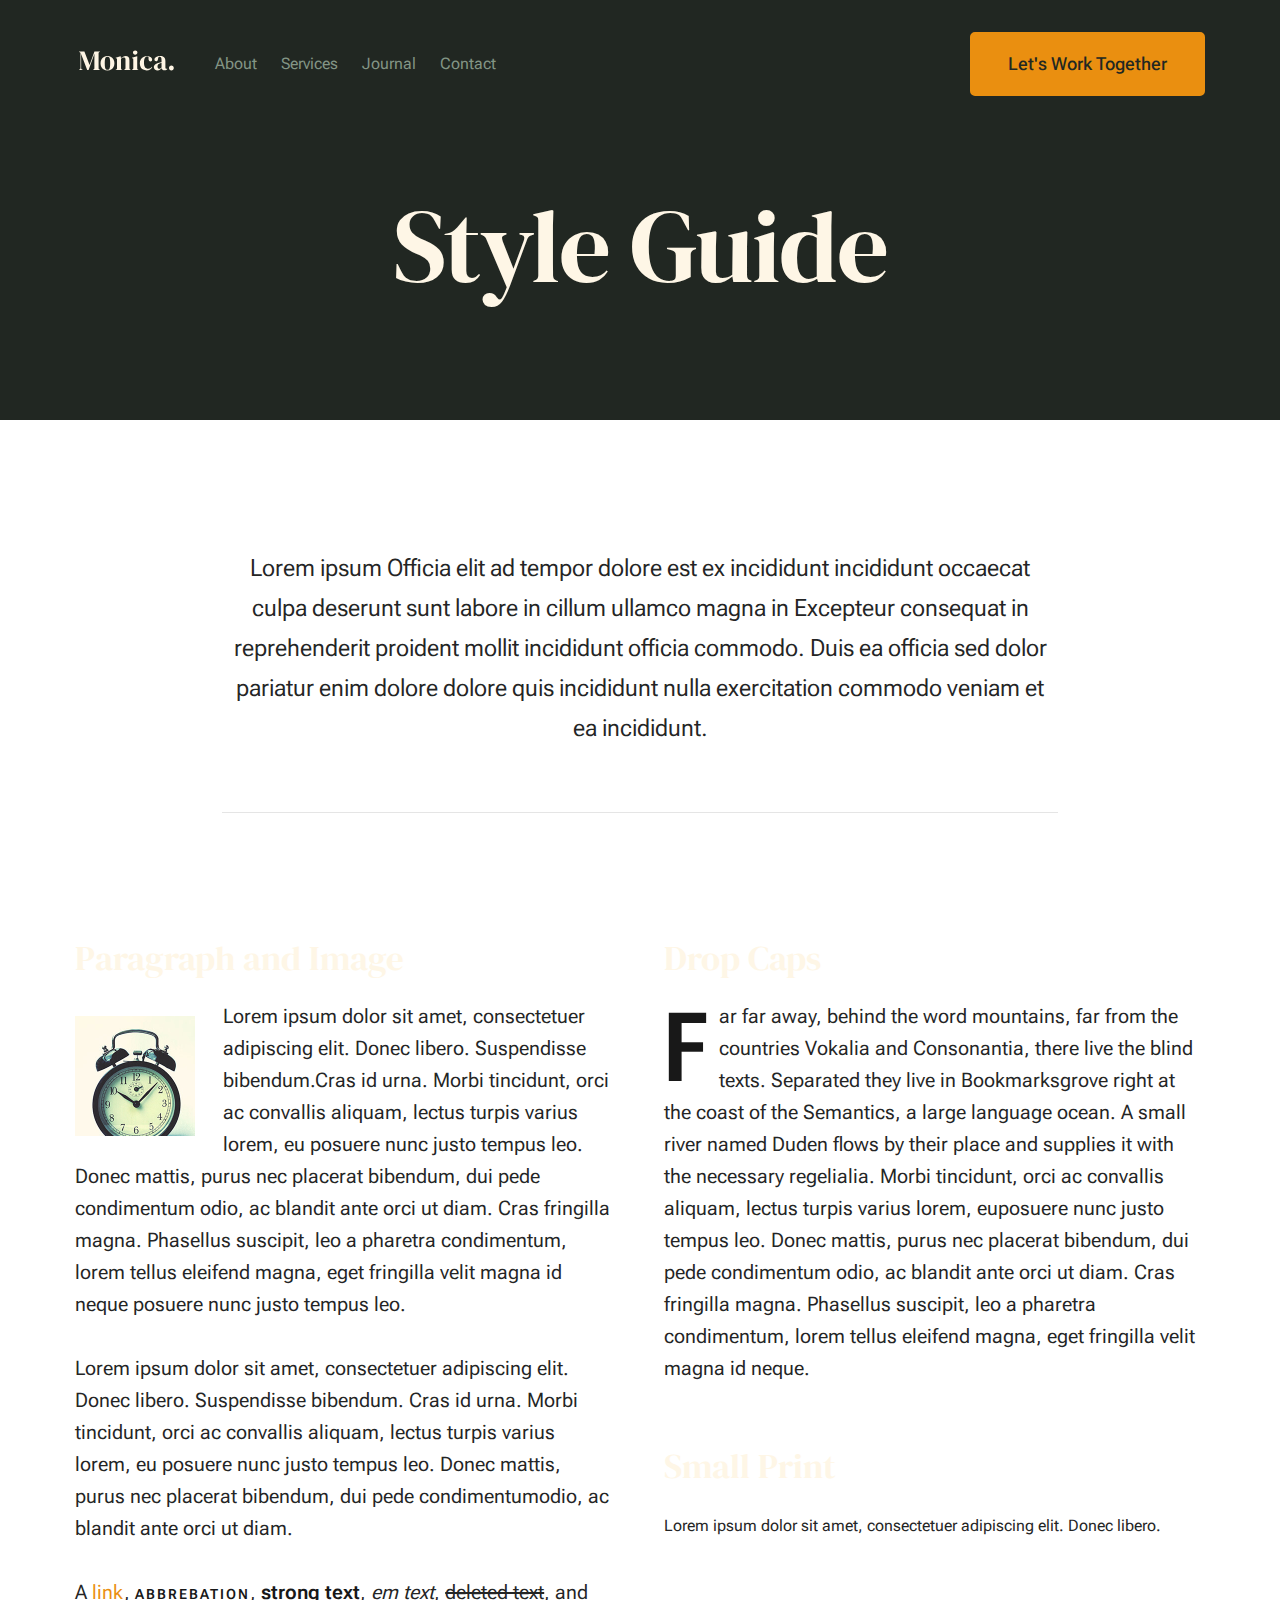
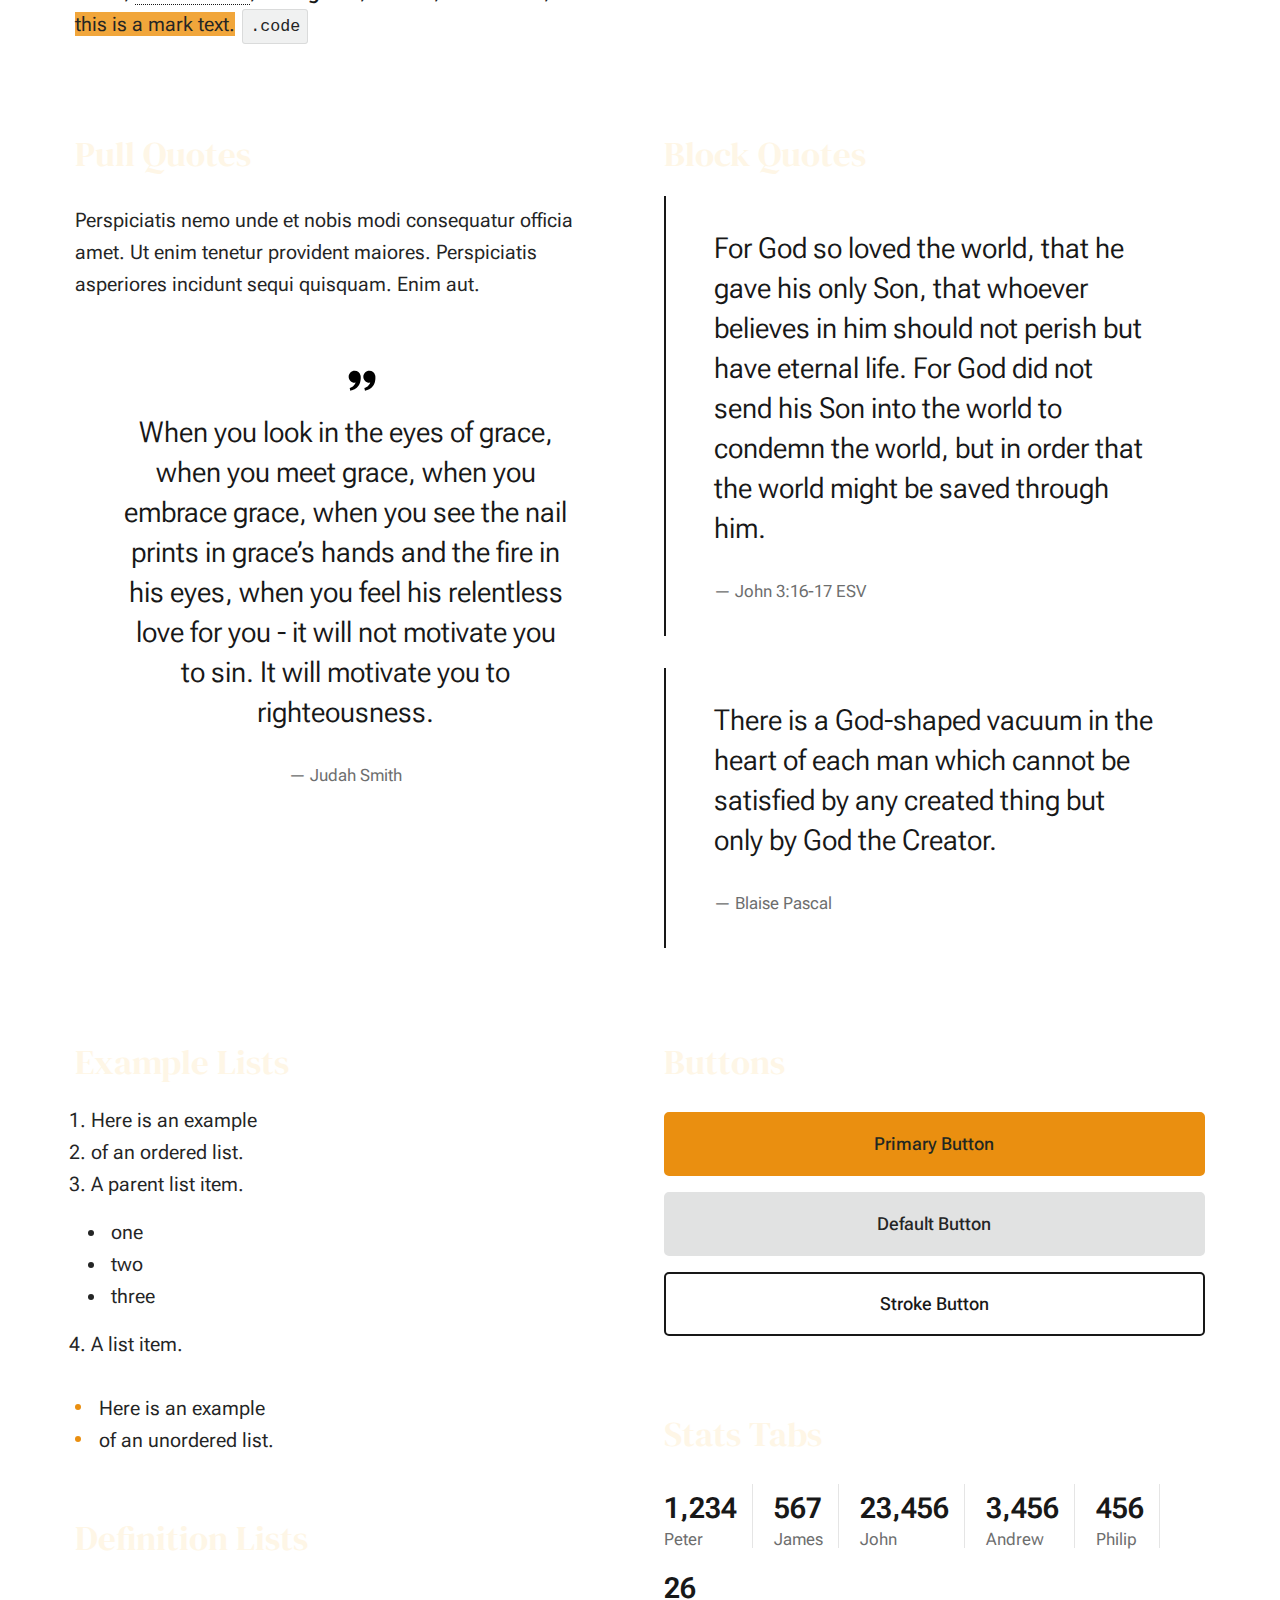
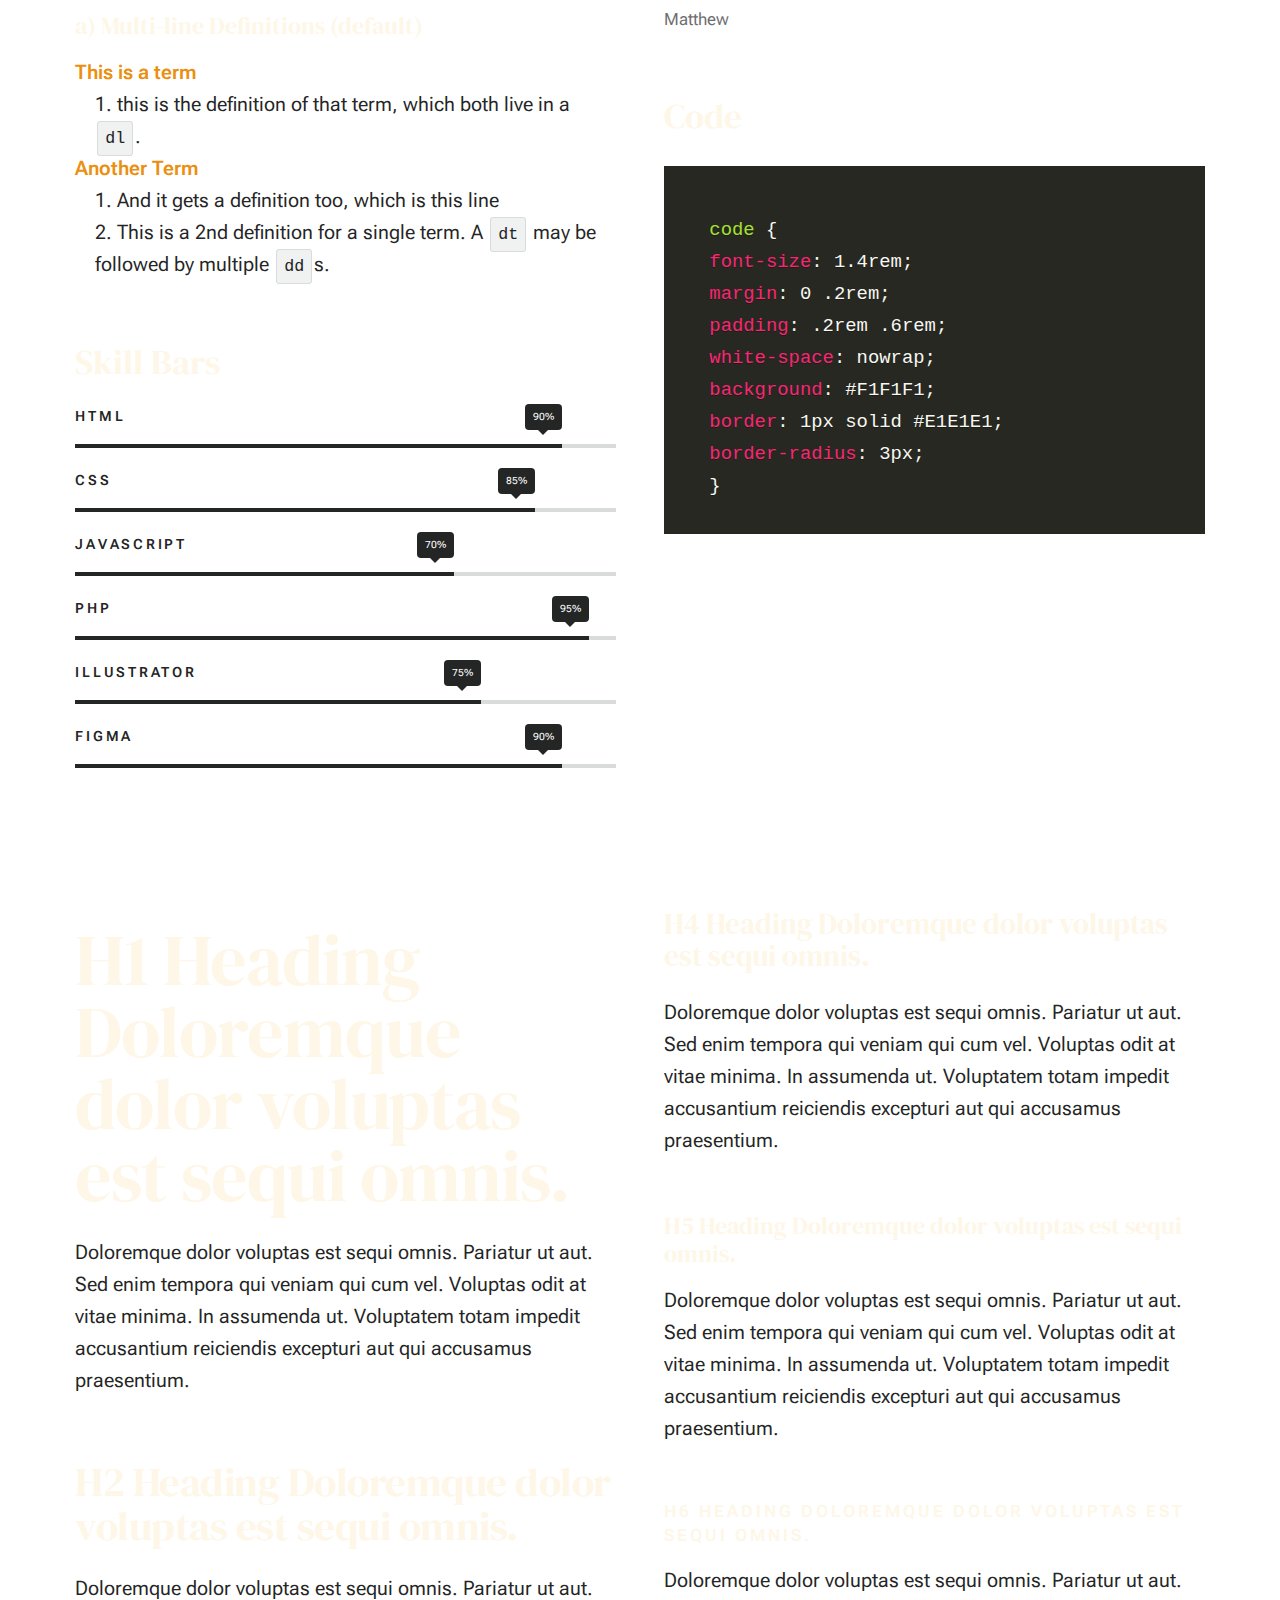
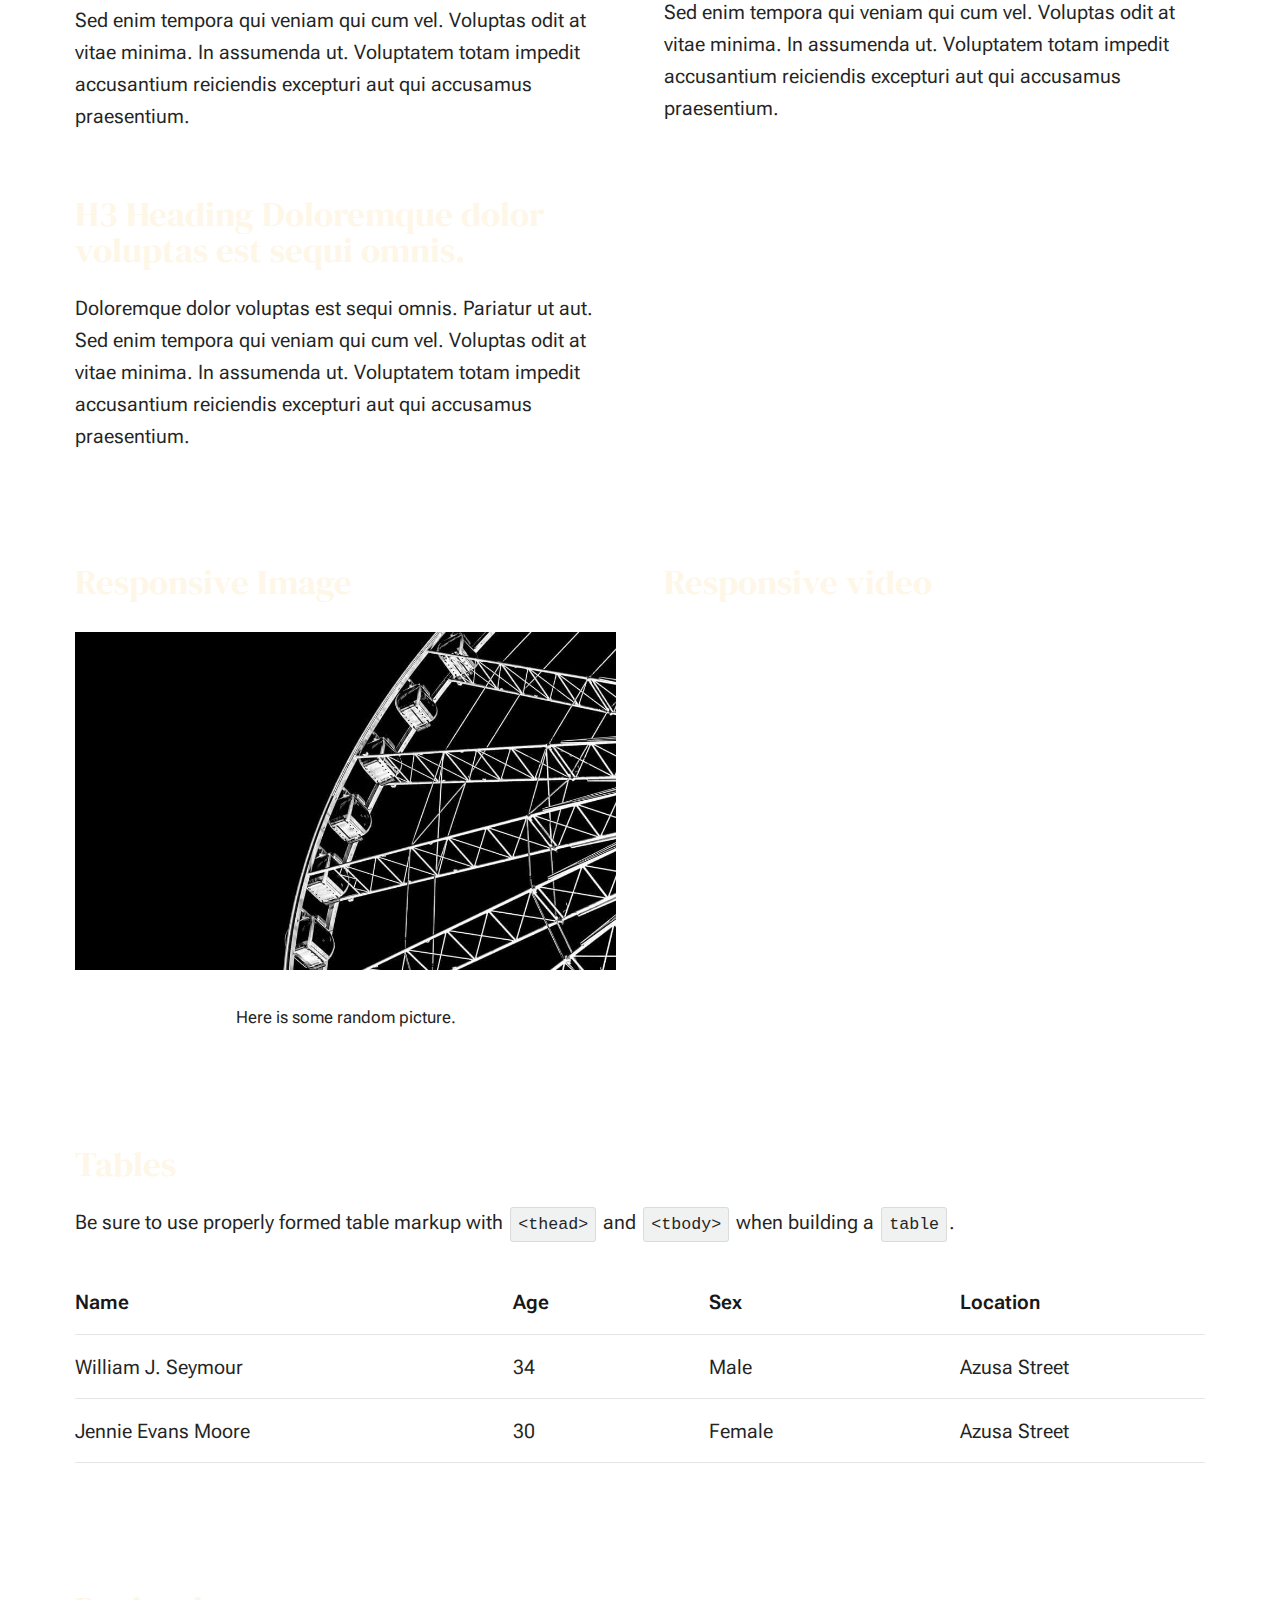
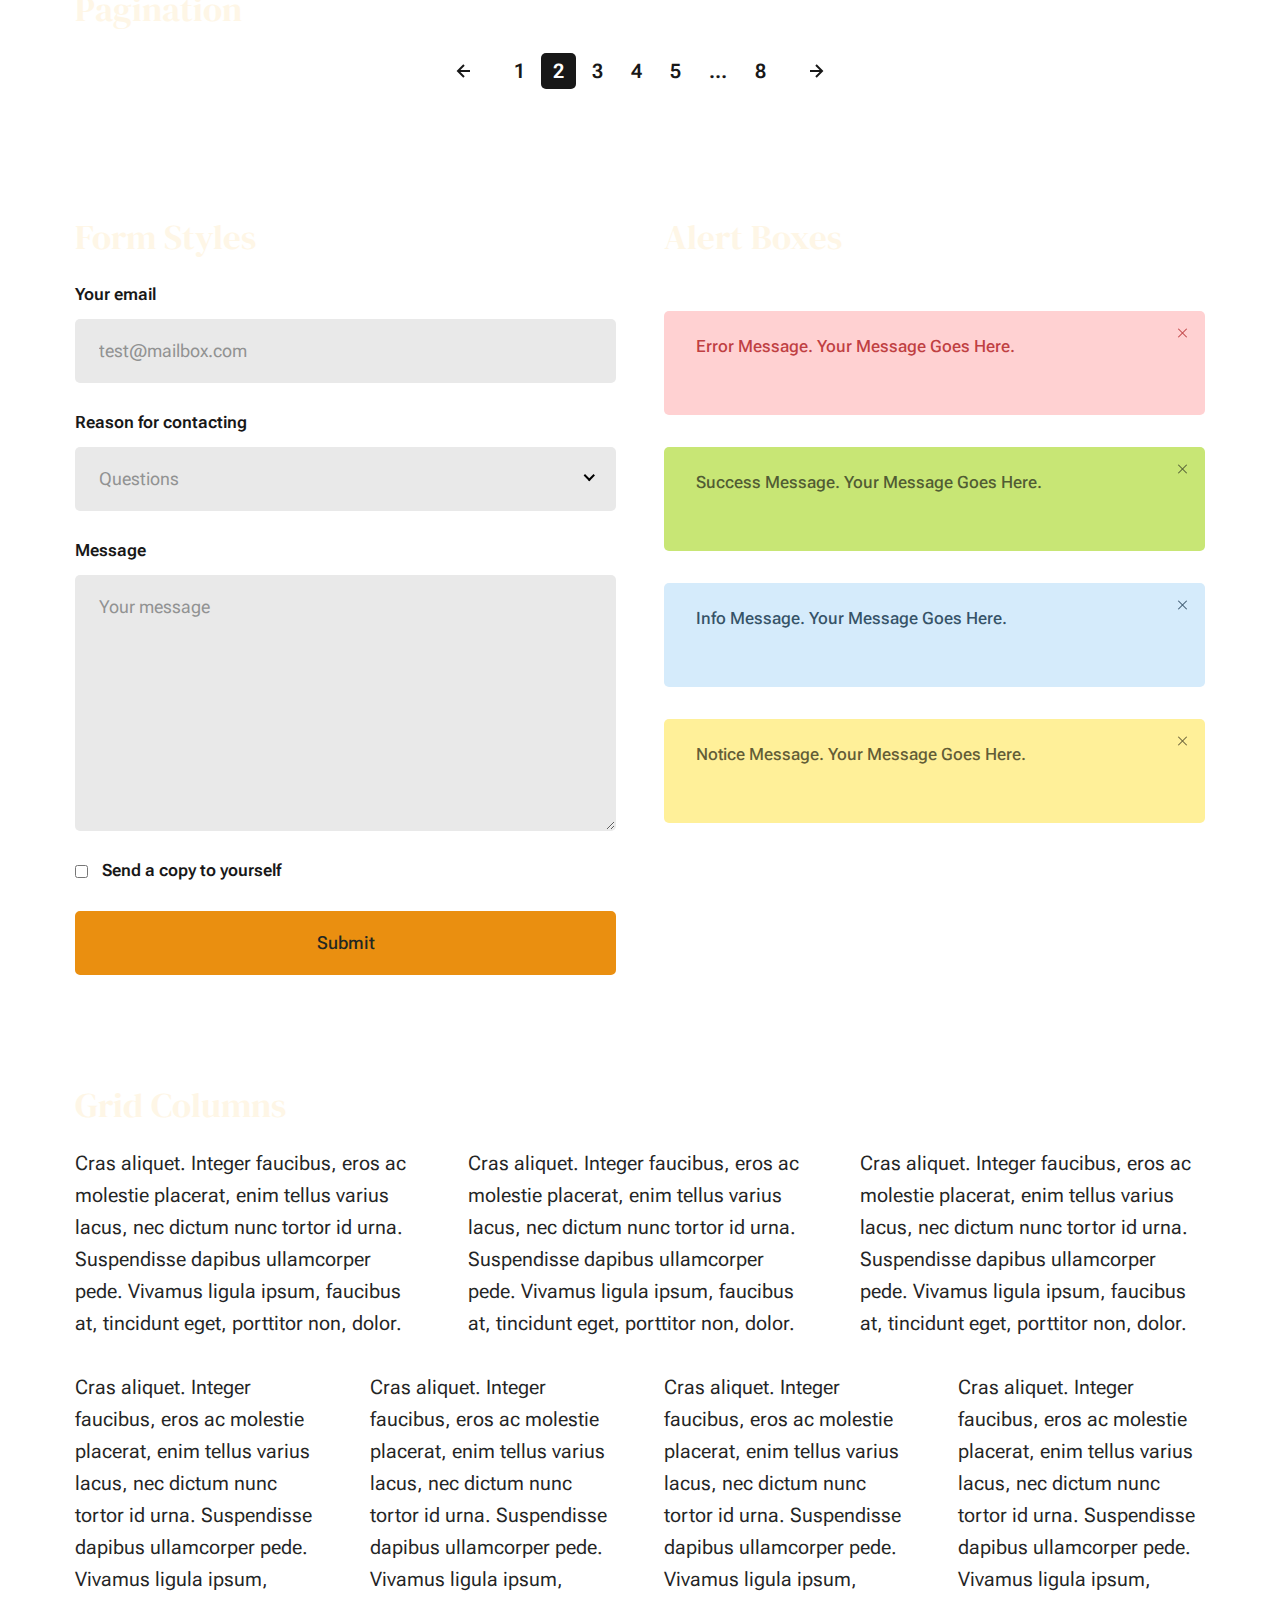
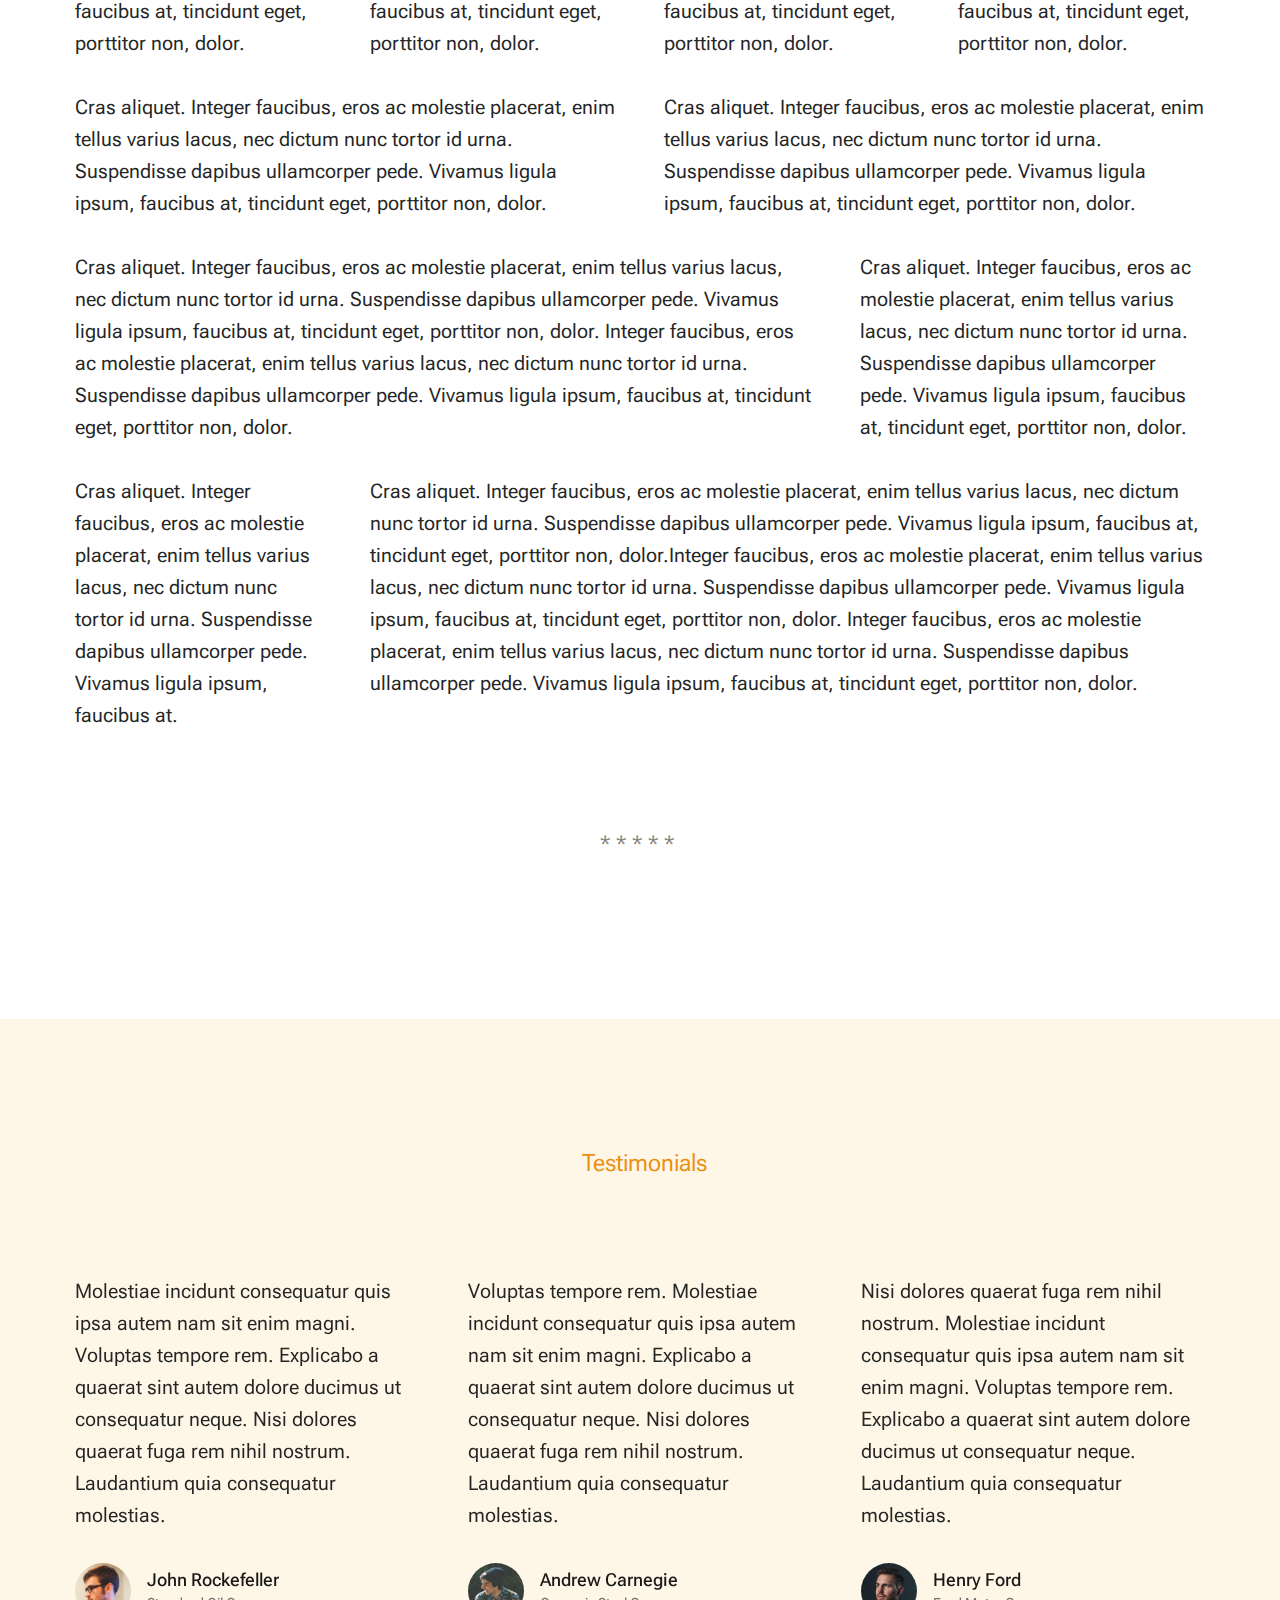
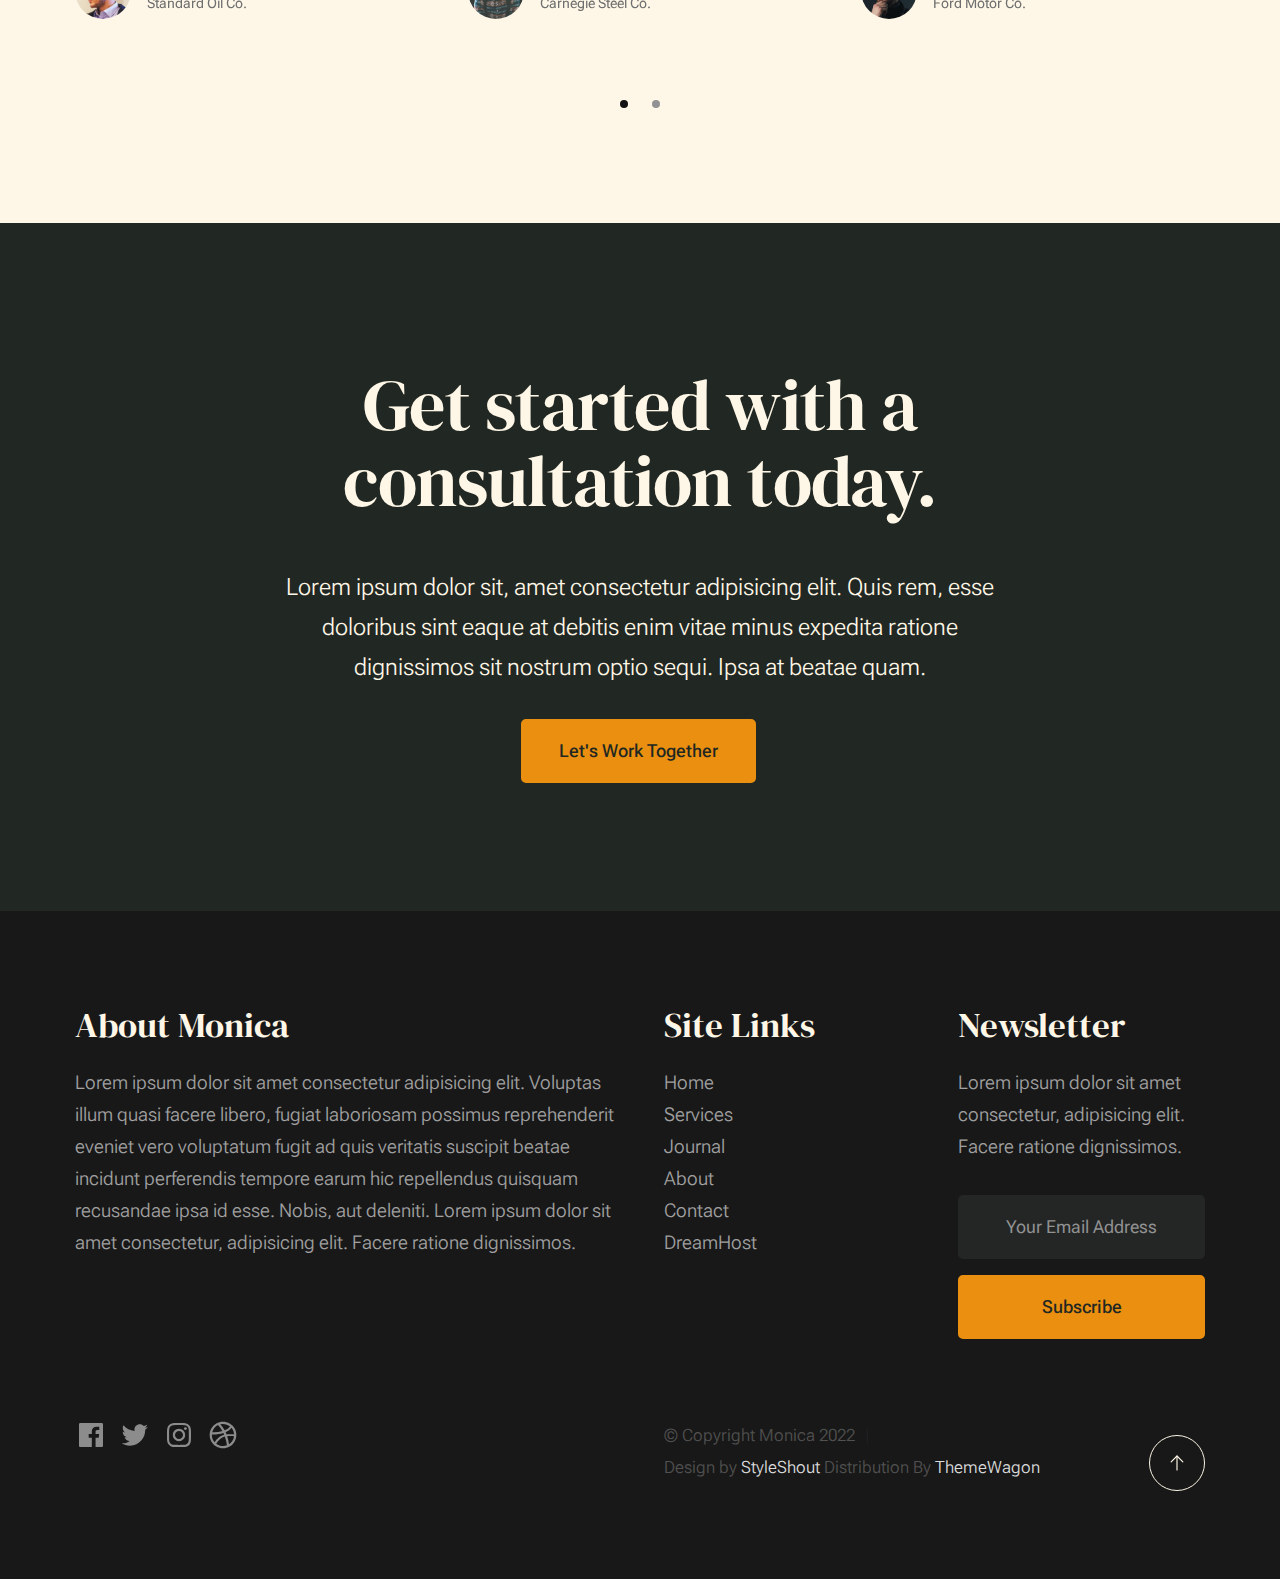
<file: mycv_app/static/styles.html>
<!DOCTYPE html>
<html lang="en" class="no-js" >
<head>

    <!--- basic page needs
    ================================================== -->
    <meta charset="utf-8">
    <meta name="viewport" content="width=device-width, initial-scale=1">
    <title>Styles - Monica</title>

    <script>
        document.documentElement.classList.remove('no-js');
        document.documentElement.classList.add('js');
    </script>

    <!-- CSS
    ================================================== -->
    <link rel="stylesheet" href="css/vendor.css">
    <link rel="stylesheet" href="css/styles.css">

    <!-- favicons
    ================================================== -->
    <link rel="apple-touch-icon" sizes="180x180" href="apple-touch-icon.png">
    <link rel="icon" type="image/png" sizes="32x32" href="favicon-32x32.png">
    <link rel="icon" type="image/png" sizes="16x16" href="favicon-16x16.png">
    <link rel="manifest" href="site.webmanifest">

</head>


<body id="top">


    <!-- preloader
    ================================================== -->
    <div id="preloader">
        <div id="loader" class="dots-fade">
            <div></div>
            <div></div>
            <div></div>
        </div>
    </div>


    <!-- page wrap
    ================================================== -->
    <div id="page" class="s-pagewrap">


        <!-- # site header 
        ================================================== -->
        <header class="s-header">

            <div class="row s-header__inner width-sixteen-col">

                <div class="s-header__block">
                    <div class="s-header__logo">
                        <a class="logo" href="index.html">
                            <img src="images/logo.svg" alt="Homepage">
                        </a>
                    </div>

                    <a class="s-header__menu-toggle" href="#0"><span>Menu</span></a>
                </div> <!-- end s-header__block -->

                <nav class="s-header__nav">
    
                    <ul class="s-header__menu-links">
                        <li><a href="about.html">About</a></li>
                        <li><a href="services.html">Services</a></li>
                        <li><a href="blog.html">Journal</a></li>
                        <li><a href="contact.html">Contact</a></li>
                    </ul> <!-- s-header__menu-links -->

                    <div class="s-header__contact">
                        <a href="contact.html" class="btn btn--primary s-header__contact-btn">Let's Work Together</a>                        
                    </div> <!-- s-header__contact -->
    
                </nav> <!-- end s-header__nav -->

            </div> <!-- end s-header__inner -->

        </header> <!-- end s-header -->


        <!-- # site main content
        ================================================== -->
        <section id="content" class="s-content">

               <section class="s-pageheader pageheader">
                    <div class="row">
                        <div class="column xl-12">
                            <h1 class="page-title">
                               Style Guide
                            </h1>                            
                        </div>
                    </div>
               </section> <!-- end pageheader --> 

               <section class="s-pagecontent pagecontent">

                    <div class="row row-x-center text-center">

                        <div class="column tab-12 xl-9">
            
                            <p class="lead">Lorem ipsum Officia elit ad tempor dolore est ex incididunt incididunt occaecat culpa deserunt 
                            sunt labore in cillum ullamco magna in Excepteur consequat in reprehenderit proident mollit incididunt officia commodo.
                            Duis ea officia sed dolor pariatur enim dolore dolore quis incididunt nulla exercitation commodo veniam et ea incididunt.
                            </p>
            
                            <hr>
                        </div>
            
                    </div> <!-- end row -->
            
                    <div class="row">
            
                        <div class="column mob-12 md-6 stack-on-900">
            
                            <h3>Paragraph and Image</h3>
            
                            <p><a href="#"><img width="120" height="120" class="u-pull-left" alt="sample-image" src="images/sample-image.jpg"></a>
                            Lorem ipsum dolor sit amet, consectetuer adipiscing elit. Donec libero. Suspendisse bibendum.Cras id urna. Morbi 
                            tincidunt, orci ac convallis aliquam, lectus turpis varius lorem, eu posuere nunc justo tempus leo. Donec mattis, 
                            purus nec placerat bibendum, dui pede condimentum odio, ac blandit ante orci ut diam. Cras fringilla magna. 
                            Phasellus suscipit, leo a pharetra condimentum, lorem tellus eleifend magna, eget fringilla velit magna id 
                            neque posuere nunc justo tempus leo. </p>
            
                            <p>
                            Lorem ipsum dolor sit amet, consectetuer adipiscing elit. Donec libero. Suspendisse bibendum. Cras id urna. 
                            Morbi tincidunt, orci ac convallis aliquam, lectus turpis varius lorem, eu posuere nunc justo tempus leo. 
                            Donec mattis, purus nec placerat bibendum, dui pede condimentumodio, ac blandit ante orci ut diam.	
                            </p>
            
                            <p>A <a href="#">link</a>,
                            <abbr title="this really isn't a very good description">abbrebation</abbr>,
                            <strong>strong text</strong>,
                            <em>em text</em>,
                            <del>deleted text</del>, and
                            <mark>this is a mark text.</mark>
                            <code>.code</code>
                            </p>
            
                        </div>
            
                        <div class="column mob-12 md-6">
            
                            <h3>Drop Caps</h3>
            
                            <p class="drop-cap">Far far away, behind the word mountains, far from the countries Vokalia and Consonantia,
                            there live the blind texts. Separated they live in Bookmarksgrove right at the coast of the
                            Semantics, a large language ocean. A small river named Duden flows by their place and supplies it with the 
                            necessary regelialia. Morbi tincidunt, orci ac convallis aliquam, lectus turpis varius lorem, 
                            euposuere nunc justo tempus leo. Donec mattis, purus nec placerat bibendum, dui pede condimentum odio, 
                            ac blandit ante orci ut diam. Cras fringilla magna. Phasellus suscipit, leo a pharetra condimentum, 
                            lorem tellus eleifend magna, eget fringilla velit magna id neque.
                            </p>
            
                            <h3>Small Print</h3>
            
                            <p><small>Lorem ipsum dolor sit amet, consectetuer adipiscing elit. Donec libero.</small></p>
                            
                    
            
                        </div>
            
                    </div> <!-- end row -->
            
                    <div class="row">
            
                        <div class="column xl-6 md-12">
            
                            <h3 class="u-add-bottom">Pull Quotes</h3>
            
                            <p>
                            Perspiciatis nemo unde et nobis modi consequatur officia amet. Ut enim 
                            tenetur provident maiores. Perspiciatis asperiores incidunt sequi 
                            quisquam. Enim aut. 
                            </p>
            
                            <figure class="pull-quote">
                                <blockquote>
                                    <p>
                                    When you look in the eyes of grace, when you meet grace, 
                                    when you embrace grace, when you see the nail prints in 
                                    grace’s hands and the fire in his eyes, when you feel his 
                                    relentless love for you - it will not motivate you to sin. 
                                    It will motivate you to righteousness.
                                    </p>
            
                                    <footer>
                                        <cite>Judah Smith</cite>
                                    </footer>
                                </blockquote>
                            </figure>
            
            
                        </div>
            
                        <div class="column xl-6 md-12">
            
                            <h3 class="h-add-bottom">Block Quotes</h3>
            
                            <blockquote cite="http://where-i-got-my-info-from.com">
                                <p>
                                For God so loved the world, that he gave his only Son, that whoever believes in 
                                him should not perish but have eternal life. For God did not send his Son into 
                                the world to condemn the world, but in order that the world might be 
                                saved through him.
                                </p>
            
                                <footer>
                                    <cite>
                                        <a href="#0">John 3:16-17 ESV</a>
                                    </cite>
                                </footer>
            
                            </blockquote>
            
                            <blockquote>
                                <p>There is a God-shaped vacuum in the heart of each man which cannot be satisfied 
                                by any created thing but only by God the Creator.</p>
            
                                <footer>
                                    <cite>Blaise Pascal</cite>
                                </footer>
            
                            </blockquote>
            
                        </div>
            
                    </div> <!-- end row -->
            
                    <div class="row u-add-half-bottom">
            
                        <div class="column xl-6 md-12">
            
                            <h3>Example Lists</h3>
            
                            <ol>
                                <li>Here is an example</li>
                                <li>of an ordered list.</li>
                                <li>A parent list item.
                                    <ul>
                                        <li>one</li>
                                        <li>two</li>
                                        <li>three</li>
                                    </ul>
                                    </li>
                                    <li>A list item.</li>
                                </ol>
            
                            <ul class="disc">
                                <li>Here is an example</li>
                                <li>of an unordered list.</li>
                            </ul>
            
                            <h3>Definition Lists</h3>
            
                            <h5>a) Multi-line Definitions (default) </h5>
            
                            <dl class="dictionary-style">
                                <dt><strong>This is a term</strong></dt>
                                    <dd>this is the definition of that term, which both live in a <code>dl</code>.</dd>
                                <dt><strong>Another Term</strong></dt>
                                    <dd>And it gets a definition too, which is this line</dd>
                                    <dd>This is a 2<sup>nd</sup> definition for a single term. A <code>dt</code> may be followed by multiple <code>dd</code>s.</dd>
                            </dl>
            
                            <h3 class="u-add-bottom">Skill Bars</h3>
            
                            <ul class="skill-bars">
                                <li>
                                <div class="progress percent90"><span>90%</span></div>
                                <strong>HTML</strong>
                                </li>
                                <li>
                                <div class="progress percent85"><span>85%</span></div>
                                <strong>CSS</strong>
                                </li>
                                <li>
                                <div class="progress percent70"><span>70%</span></div>
                                <strong>Javascript</strong>
                                </li>
                                <li>
                                <div class="progress percent95"><span>95%</span></div>
                                <strong>PHP</strong>
                                </li>
                                <li>
                                <div class="progress percent75"><span>75%</span></div>
                                <strong>Illustrator</strong>
                                </li>
                                <li>
                                <div class="progress percent90"><span>90%</span></div>
                                <strong>Figma</strong>
                                </li>
                            </ul>
            
                        </div>
            
                        <div class="column xl-6 md-12">
            
                            <h3 class="u-add-bottom">Buttons</h3>
            
                            <p>
                                <a class="btn btn--primary u-fullwidth" href="#0">Primary Button</a>
                                <a class="btn u-fullwidth" href="#0">Default Button</a>
                                <a class="btn btn--stroke u-fullwidth" href="#0">Stroke Button</a>
                            </p>
            
                            <h3>Stats Tabs</h3>
            
                            <ul class="stats-tabs">
                                <li><a href="#0">1,234 <em>Peter</em></a></li>
                                <li><a href="#0">567 <em>James</em></a></li>
                                <li><a href="#0">23,456 <em>John</em></a></li>
                                <li><a href="#0">3,456 <em>Andrew</em></a></li>
                                <li><a href="#0">456 <em>Philip</em></a></li>
                                <li><a href="#0">26 <em>Matthew</em></a></li>
                            </ul>
            
                            <h3 class="u-add-bottom">Code</h3>
            
<pre><code class="language-css">
    code {
    font-size: 1.4rem;
    margin: 0 .2rem;
    padding: .2rem .6rem;
    white-space: nowrap;
    background: #F1F1F1;
    border: 1px solid #E1E1E1;	
    border-radius: 3px;
    }
</code></pre>
            
                        </div>
            
                    </div> <!-- end row -->
            
                    <div class="row u-add-half-bottom">
            
                        <div class="column xl-6 md-12">
                                
                            <h1>H1 Heading Doloremque dolor voluptas est sequi omnis.</h1>
                            <p>Doloremque dolor voluptas est sequi omnis. Pariatur ut aut. Sed enim tempora qui veniam qui cum vel. 
                            Voluptas odit at vitae minima. In assumenda ut. Voluptatem totam impedit accusantium reiciendis excepturi aut qui accusamus praesentium.</p>
            
                            <h2>H2 Heading Doloremque dolor voluptas est sequi omnis.</h2>
                            <p>Doloremque dolor voluptas est sequi omnis. Pariatur ut aut. Sed enim tempora qui veniam qui cum vel. 
                            Voluptas odit at vitae minima. In assumenda ut. Voluptatem totam impedit accusantium reiciendis excepturi aut qui accusamus praesentium.</p>
            
                            <h3>H3 Heading Doloremque dolor voluptas est sequi omnis.</h3>
                            <p>Doloremque dolor voluptas est sequi omnis. Pariatur ut aut. Sed enim tempora qui veniam qui cum vel. 
                            Voluptas odit at vitae minima. In assumenda ut. Voluptatem totam impedit accusantium reiciendis excepturi aut qui accusamus praesentium.</p>
            
                            
                        </div>
            
                        <div class="column xl-6 md-12">
                            <h4>H4 Heading Doloremque dolor voluptas est sequi omnis.</h4>
                            <p>Doloremque dolor voluptas est sequi omnis. Pariatur ut aut. Sed enim tempora qui veniam qui cum vel. 
                            Voluptas odit at vitae minima. In assumenda ut. Voluptatem totam impedit accusantium reiciendis excepturi aut qui accusamus praesentium.</p>
            
                            <h5>H5 Heading Doloremque dolor voluptas est sequi omnis.</h5>
                            <p>Doloremque dolor voluptas est sequi omnis. Pariatur ut aut. Sed enim tempora qui veniam qui cum vel. 
                            Voluptas odit at vitae minima. In assumenda ut. Voluptatem totam impedit accusantium reiciendis excepturi aut qui accusamus praesentium.</p>
            
                            <h6>H6 Heading Doloremque dolor voluptas est sequi omnis.</h6>
                            <p>Doloremque dolor voluptas est sequi omnis. Pariatur ut aut. Sed enim tempora qui veniam qui cum vel. 
                            Voluptas odit at vitae minima. In assumenda ut. Voluptatem totam impedit accusantium reiciendis excepturi aut qui accusamus praesentium.</p>
                
                            
                        </div>
            
                    </div> <!-- end row -->
            
                    <div class="row u-add-half-bottom">
            
                        <div class="column xl-6 md-12">
            
                            <h3 class="u-add-bottom">Responsive Image</h3>
            
                            <figure>
                                <img src="images/wheel-500.jpg" 
                                srcset="images/wheel-1000.jpg 1000w, 
                                images/wheel-500.jpg 500w" 
                                sizes="(max-width: 1000px) 100vw, 1000px" alt="">
            
                                <figcaption>
                                    Here is some random picture.
                                </figcaption>
                            </figure>
            
                        </div>
            
                        <div class="column xl-6 md-12">
            
                            <h3 class="u-add-bottom">Responsive video</h3>
            
                            <div class="video-container">
                            <iframe src="https://player.vimeo.com/video/14592941?color=00a650&title=0&byline=0&portrait=0" width="500" height="281" frameborder="0" webkitallowfullscreen mozallowfullscreen allowfullscreen></iframe> 
                            </div>
            
                        </div>
                        
                    </div> <!-- end row -->
            
                    <div class="row u-add-bottom">
            
                        <div class="column xl-12">
            
                            <h3>Tables</h3>
                            <p>Be sure to use properly formed table markup with <code>&lt;thead&gt;</code> and <code>&lt;tbody&gt;</code> when building a <code>table</code>.</p>
            
                            <div class="table-responsive">
            
                                <table>
                                        <thead>
                                        <tr>
                                            <th>Name</th>
                                            <th>Age</th>
                                            <th>Sex</th>
                                            <th>Location</th>
                                        </tr>
                                        </thead>
                                        <tbody>
                                        <tr>
                                            <td>William J. Seymour</td>
                                            <td>34</td>
                                            <td>Male</td>
                                            <td>Azusa Street</td>
                                        </tr>
                                        <tr>
                                            <td>Jennie Evans Moore</td>
                                            <td>30</td>
                                            <td>Female</td>
                                            <td>Azusa Street</td>
                                        </tr>
                                        </tbody>
                                </table>
            
                            </div>
            
                        </div>
                        
                    </div> <!-- end row -->
            
                    <div class="row">
            
                        <div class="column xl-12">
                            <h3>Pagination</h3>
            
                            <nav class="pgn">
                                <ul>
                                    <li>
                                        <a class="pgn__prev" href="#0">
                                            <svg xmlns="http://www.w3.org/2000/svg" width="24" height="24" viewBox="0 0 24 24"><path d="M12.707 17.293L8.414 13H18v-2H8.414l4.293-4.293-1.414-1.414L4.586 12l6.707 6.707z"/></svg>
                                        </a>
                                    </li>
                                    <li><a class="pgn__num" href="#0">1</a></li>
                                    <li><span class="pgn__num current">2</span></li>
                                    <li><a class="pgn__num" href="#0">3</a></li>
                                    <li><a class="pgn__num" href="#0">4</a></li>
                                    <li><a class="pgn__num" href="#0">5</a></li>
                                    <li><span class="pgn__num dots">…</span></li>
                                    <li><a class="pgn__num" href="#0">8</a></li>
                                    <li>
                                        <a class="pgn__next" href="#0">
                                            <svg xmlns="http://www.w3.org/2000/svg" width="24" height="24" viewBox="0 0 24 24"><path d="M11.293 17.293l1.414 1.414L19.414 12l-6.707-6.707-1.414 1.414L15.586 11H6v2h9.586z"/></svg>
                                        </a>
                                    </li>
                                </ul>
                            </nav>
                        </div>
            
                    </div> <!-- end row -->
            
                    <div class="row">
            
                        <div class="column xl-6 md-12">
            
                            <h3 class="u-add-bottom">Form Styles</h3>
            
                            <form>
                                <div>
                                    <label for="sampleInput">Your email</label>
                                    <input class="u-fullwidth" type="email" placeholder="test@mailbox.com" id="sampleInput">
                                </div>
                                <div>
                                    <label for="sampleRecipientInput">Reason for contacting</label>
                                    <div class="ss-custom-select">
                                        <select class="u-fullwidth" id="sampleRecipientInput">
                                            <option value="Option 1">Questions</option>
                                            <option value="Option 2">Report</option>
                                            <option value="Option 3">Others</option>
                                        </select>
                                    </div>
                                </div>
                                
                                <label for="exampleMessage">Message</label>
                                <textarea class="u-fullwidth" placeholder="Your message" id="exampleMessage"></textarea>
            
                                <label class="u-add-bottom">
                                    <input type="checkbox">
                                    <span class="label-text">Send a copy to yourself</span>
                                </label>
                            
                                <input class="btn--primary u-fullwidth" type="submit" value="Submit">
                            </form>
            
                        </div>
            
                        <div class="column xl-6 md-12">
            
                            <h3>Alert Boxes</h3>
            
                            <br>
                            
                            <div class="alert-box alert-box--error">
                                <p>Error Message. Your Message Goes Here.</p>
                                <span class="alert-box__close"></span>
                            </div><!-- end error -->
                                    
                            <div class="alert-box alert-box--success">
                                <p>Success Message. Your Message Goes Here.</p>
                                <span class="alert-box__close"></span>
                            </div><!-- end success -->
                                    
                            <div class="alert-box alert-box--info">
                                <p>Info Message. Your Message Goes Here.</p>
                                <span class="alert-box__close"></span>
                            </div><!-- end info -->
                                    
                            <div class="alert-box alert-box--notice">
                                <p>Notice Message. Your Message Goes Here.</p>
                                <span class="alert-box__close"></span>
                            </div><!-- end notice -->
                        
                        </div>
            
                    </div> <!-- end row -->
            
                    <div class="row">
            
                        <div class="xl-12 column">
                        <h3 class="half-bottom">Grid Columns</h3>
                        </div>
            
                    </div> <!-- Row End-->
            
                    <!--<h4>1/3 Columns</h4>  -->
            
                    <div class="row">
            
                        <div class="xl-4 md-12 column">
                            <p>
                            Cras aliquet. Integer faucibus, eros ac molestie placerat, enim tellus varius lacus,
                            nec dictum nunc tortor id urna. Suspendisse dapibus ullamcorper pede. Vivamus ligula ipsum,
                            faucibus at, tincidunt eget, porttitor non, dolor. 
                            </p>
                        </div>
            
                        <div class="xl-4 md-12 column">
                            <p>
                            Cras aliquet. Integer faucibus, eros ac molestie placerat, enim tellus varius lacus,
                            nec dictum nunc tortor id urna. Suspendisse dapibus ullamcorper pede. Vivamus ligula ipsum,
                            faucibus at, tincidunt eget, porttitor non, dolor. 
                            </p>
                        </div>
            
                        <div class="xl-4 md-12 column">
                            <p>
                            Cras aliquet. Integer faucibus, eros ac molestie placerat, enim tellus varius lacus,
                            nec dictum nunc tortor id urna. Suspendisse dapibus ullamcorper pede. Vivamus ligula ipsum,
                            faucibus at, tincidunt eget, porttitor non, dolor. 
                            </p>
                        </div>
            
                    </div>
            
                    <!--<h4>1/4 Columns</h4>  -->
            
                    <div class="row">
            
                        <div class="xl-3 md-6 tab-12 column">
                            <p>
                            Cras aliquet. Integer faucibus, eros ac molestie placerat, enim tellus varius lacus,
                            nec dictum nunc tortor id urna. Suspendisse dapibus ullamcorper pede. Vivamus ligula ipsum,
                            faucibus at, tincidunt eget, porttitor non, dolor. 
                            </p>
                        </div>
            
                        <div class="xl-3 md-6 tab-12 column">
                            <p>
                            Cras aliquet. Integer faucibus, eros ac molestie placerat, enim tellus varius lacus,
                            nec dictum nunc tortor id urna. Suspendisse dapibus ullamcorper pede. Vivamus ligula ipsum,
                            faucibus at, tincidunt eget, porttitor non, dolor. 
                            </p>
                        </div>
            
                        <div class="xl-3 md-6 tab-12 column">
                            <p>
                            Cras aliquet. Integer faucibus, eros ac molestie placerat, enim tellus varius lacus,
                            nec dictum nunc tortor id urna. Suspendisse dapibus ullamcorper pede. Vivamus ligula ipsum,
                            faucibus at, tincidunt eget, porttitor non, dolor. 
                            </p>
                        </div>
            
                        <div class="xl-3 md-6 tab-12 column">
                            <p>
                            Cras aliquet. Integer faucibus, eros ac molestie placerat, enim tellus varius lacus,
                            nec dictum nunc tortor id urna. Suspendisse dapibus ullamcorper pede. Vivamus ligula ipsum,
                            faucibus at, tincidunt eget, porttitor non, dolor. 
                            </p>
                        </div>
            
                    </div>
            
                    <!--<h4>1/2 Columns</h4>  -->
            
                    <div class="row">
            
                        <div class="xl-6 tab-12 column">
                            <p>
                            Cras aliquet. Integer faucibus, eros ac molestie placerat, enim tellus varius lacus,
                            nec dictum nunc tortor id urna. Suspendisse dapibus ullamcorper pede. Vivamus ligula ipsum,
                            faucibus at, tincidunt eget, porttitor non, dolor. 
                            </p>
                        </div>
            
                        <div class="xl-6 tab-12 column">
                            <p>
                            Cras aliquet. Integer faucibus, eros ac molestie placerat, enim tellus varius lacus,
                            nec dictum nunc tortor id urna. Suspendisse dapibus ullamcorper pede. Vivamus ligula ipsum,
                            faucibus at, tincidunt eget, porttitor non, dolor. 
                            </p>
                        </div>
            
                    </div>
            
                    <!--<h4>2/3 Columns</h4>  -->
            
                    <div class="row">
            
                        <div class="xl-8 md-7 tab-12 column">
                            <p>
                            Cras aliquet. Integer faucibus, eros ac molestie placerat, enim tellus varius lacus,
                            nec dictum nunc tortor id urna. Suspendisse dapibus ullamcorper pede. Vivamus ligula ipsum,
                            faucibus at, tincidunt eget, porttitor non, dolor. Integer faucibus, eros ac molestie placerat, enim tellus varius lacus,
                            nec dictum nunc tortor id urna. Suspendisse dapibus ullamcorper pede. Vivamus ligula ipsum,
                            faucibus at, tincidunt eget, porttitor non, dolor.
                            </p>
                        </div>
            
                        <div class="xl-4 md-5 tab-12 column">
                            <p>
                            Cras aliquet. Integer faucibus, eros ac molestie placerat, enim tellus varius lacus,
                            nec dictum nunc tortor id urna. Suspendisse dapibus ullamcorper pede. Vivamus ligula ipsum,
                            faucibus at, tincidunt eget, porttitor non, dolor. 
                            </p>
                        </div>
            
                    </div>
            
                    <!--<h4>3/4 Columns</h4>  -->
            
                    <div class="row">
            
                        <div class="xl-3 md-5 tab-12 column">
                            <p>
                            Cras aliquet. Integer faucibus, eros ac molestie placerat, enim tellus varius lacus,
                            nec dictum nunc tortor id urna. Suspendisse dapibus ullamcorper pede. Vivamus ligula ipsum,
                            faucibus at. 
                            </p>
                        </div>
            
                        <div class="xl-9 md-7 tab-12 column">
                            <p>
                            Cras aliquet. Integer faucibus, eros ac molestie placerat, enim tellus varius lacus,
                            nec dictum nunc tortor id urna. Suspendisse dapibus ullamcorper pede. Vivamus ligula ipsum,
                            faucibus at, tincidunt eget, porttitor non, dolor.Integer faucibus, eros ac molestie placerat, enim tellus varius lacus,
                            nec dictum nunc tortor id urna. Suspendisse dapibus ullamcorper pede. Vivamus ligula ipsum,
                            faucibus at, tincidunt eget, porttitor non, dolor. Integer faucibus, eros ac molestie placerat, enim tellus varius lacus,
                            nec dictum nunc tortor id urna. Suspendisse dapibus ullamcorper pede. Vivamus ligula ipsum,
                            faucibus at, tincidunt eget, porttitor non, dolor.
                            </p>
                        </div>
            
                    </div> 
            
                    <hr class="fancy">

               </section> <!-- pagecontent -->

               <section class="s-testimonials">

                    <div class="s-testimonials__header row row-x-center text-center">
                        <div class="column xl-8 lg-12">
        
                            <p class="text-pretitle">
                            Testimonials
                            </p>
                            <h3>
                            Reviews From Real Clients
                            </h3>                        
        
                        </div>
                    </div> <!--end s-testimonials__header -->

                    <div class="row s-testimonials__content">
                        <div class="column xl-12 testimonials">

                            <div class="swiper-container testimonials__slider page-slider">

                                <div class="swiper-wrapper">
                                    <div class="testimonials__slide swiper-slide">
                                        <p>
                                        Molestiae incidunt consequatur quis ipsa autem nam sit enim magni. Voluptas tempore rem. 
                                        Explicabo a quaerat sint autem dolore ducimus ut consequatur neque. Nisi dolores quaerat fuga rem nihil nostrum.
                                        Laudantium quia consequatur molestias.
                                        </p>
                                        <div class="testimonials__author">
                                            <img src="images/avatars/user-01.jpg" alt="Author image" class="testimonials__avatar">
                                            <cite class="testimonials__cite">
                                                <strong>John Rockefeller</strong>
                                                <span>Standard Oil Co.</span>
                                            </cite>
                                        </div>
                                    </div>
                                    <div class="testimonials__slide swiper-slide">
                                        <p>
                                        Voluptas tempore rem. Molestiae incidunt consequatur quis ipsa autem nam sit enim magni. 
                                        Explicabo a quaerat sint autem dolore ducimus ut consequatur neque. Nisi dolores quaerat fuga rem nihil nostrum.
                                        Laudantium quia consequatur molestias.
                                        </p>
                                        <div class="testimonials__author">
                                            <img src="images/avatars/user-04.jpg" alt="Author image" class="testimonials__avatar">
                                            <cite class="testimonials__cite">
                                                <strong>Andrew Carnegie</strong>
                                                <span>Carnegie Steel Co.</span>
                                            </cite>
                                        </div>
                                    </div>
                                    <div class="testimonials__slide swiper-slide">
                                        <p>
                                        Nisi dolores quaerat fuga rem nihil nostrum. Molestiae incidunt consequatur quis ipsa autem nam sit enim magni. 
                                        Voluptas tempore rem. Explicabo a quaerat sint autem dolore ducimus ut consequatur neque. 
                                        Laudantium quia consequatur molestias.
                                        </p>
                                        <div class="testimonials__author">
                                            <img src="images/avatars/user-06.jpg" alt="Author image" class="testimonials__avatar">
                                            <cite class="testimonials__cite">
                                                <strong>Henry Ford</strong>
                                                <span>Ford Motor Co.</span>
                                            </cite>
                                        </div>
                                    </div>
                                    <div class="testimonials__slide swiper-slide">
                                        <p>
                                        Molestiae incidunt consequatur quis ipsa autem nam sit enim magni. Voluptas tempore rem. 
                                        Explicabo a quaerat sint autem dolore ducimus ut consequatur neque. Nisi dolores quaerat fuga rem nihil nostrum.
                                        Laudantium quia consequatur molestias.
                                        </p>
                                        <div class="testimonials__author">
                                            <img src="images/avatars/user-02.jpg" alt="Author image" class="testimonials__avatar">
                                            <cite class="testimonials__cite">
                                                <strong>John Morgan</strong>
                                                <span>JP Morgan & Co.</span>
                                            </cite>
                                        </div>
                                    </div> 
                                </div> <!-- end swiper-wrapper --> 

                                <div class="swiper-pagination"></div>

                            </div> <!--end testimonials__slider --> 

                        </div> <!-- testimonials -->
                    </div> <!--end s-testimonials__content -->

               </section> <!-- end s-testimonials -->

        </section> <!-- s-content-->

        <!-- # cta
        ================================================== -->
        <section id="cta" class="s-cta">

            <div class="row row-x-center text-center">
                <div class="column xl-8 lg-12">

                    <div class="s-cta__content">
                        <h2 class="text-display-title">
                        Get started with a consultation today.
                        </h2>
                        <p class="lead">
                        Lorem ipsum dolor sit, amet consectetur adipisicing elit. Quis rem, esse doloribus sint eaque at debitis enim vitae minus expedita ratione dignissimos sit nostrum optio sequi. Ipsa at beatae quam.
                        </p>
                        <a href="contact.html" class="btn btn--primary">Let's Work Together</a>
                    </div>

                </div>
            </div>

        </section> <!-- end s-cta -->


        <!-- # footer 
        ================================================== -->
        <footer class="s-footer">
            <div class="row s-footer__content">
                <div class="column xl-6 lg-6 md-12 s-footer__block s-footer__about">                    
                    <h3>About Monica</h3>
                    <p>
                    Lorem ipsum dolor sit amet consectetur adipisicing elit. Voluptas illum quasi facere libero, 
                    fugiat laboriosam possimus reprehenderit eveniet vero voluptatum fugit ad quis veritatis suscipit beatae 
                    incidunt perferendis tempore earum hic repellendus quisquam recusandae ipsa id esse. Nobis, aut deleniti.
                    Lorem ipsum dolor sit amet consectetur, adipisicing elit. Facere ratione dignissimos.
                    </p>               
                </div>                
                <div class="column xl-3 lg-6 md-12 s-footer__block s-footer__site-links">
                    <h3>Site Links</h3>
                    <ul class="link-list">
                        <li><a href="index.html">Home</a></li>
                        <li><a href="services.html">Services</a></li>
                        <li><a href="blog.html">Journal</a></li>
                        <li><a href="about.html">About</a></li>
                        <li><a href="contact.html">Contact</a></li>
                        <li><a href="https://www.dreamhost.com/r.cgi?287326">DreamHost</a></li>
                    </ul>
                </div>
                <div class="column xl-3 lg-6 md-12 tab-12 s-footer__block s-footer__newsletter">
                    <h3>Newsletter</h3>

                    <p>
                    Lorem ipsum dolor sit amet consectetur, adipisicing elit. Facere ratione dignissimos.
                    </p>

                    <div class="subscribe-form">
                        <form id="mc-form" class="mc-form">
                            <input type="email" name="EMAIL" id="mce-EMAIL" class="u-fullwidth text-center" placeholder="Your Email Address" title="The domain portion of the email address is invalid (the portion after the @)." pattern="^([^\x00-\x20\x22\x28\x29\x2c\x2e\x3a-\x3c\x3e\x40\x5b-\x5d\x7f-\xff]+|\x22([^\x0d\x22\x5c\x80-\xff]|\x5c[\x00-\x7f])*\x22)(\x2e([^\x00-\x20\x22\x28\x29\x2c\x2e\x3a-\x3c\x3e\x40\x5b-\x5d\x7f-\xff]+|\x22([^\x0d\x22\x5c\x80-\xff]|\x5c[\x00-\x7f])*\x22))*\x40([^\x00-\x20\x22\x28\x29\x2c\x2e\x3a-\x3c\x3e\x40\x5b-\x5d\x7f-\xff]+|\x5b([^\x0d\x5b-\x5d\x80-\xff]|\x5c[\x00-\x7f])*\x5d)(\x2e([^\x00-\x20\x22\x28\x29\x2c\x2e\x3a-\x3c\x3e\x40\x5b-\x5d\x7f-\xff]+|\x5b([^\x0d\x5b-\x5d\x80-\xff]|\x5c[\x00-\x7f])*\x5d))*(\.\w{2,})+$" required>
                            <input type="submit" name="subscribe" value="Subscribe" class="btn btn--primary btn--small u-fullwidth">
                            <!-- <div style="position: absolute; left: -5000px;" aria-hidden="true"><input type="text" name="b_cdb7b577e41181934ed6a6a44_9a91cfe7b3" tabindex="-1" value=""></div> -->
                            <div class="mc-status"></div>
                        </form>
                    </div>
                </div>
            </div>    
            
            <div class="row s-footer__bottom">
                <div class="column xl-6 lg-12">
                    <ul class="s-footer__social social-list">
                        <li>
                            <a href="#0">
                                <svg xmlns="http://www.w3.org/2000/svg" width="24" height="24" viewBox="0 0 24 24" style="fill:rgba(0, 0, 0, 1);transform:;-ms-filter:"><path d="M20,3H4C3.447,3,3,3.448,3,4v16c0,0.552,0.447,1,1,1h8.615v-6.96h-2.338v-2.725h2.338v-2c0-2.325,1.42-3.592,3.5-3.592 c0.699-0.002,1.399,0.034,2.095,0.107v2.42h-1.435c-1.128,0-1.348,0.538-1.348,1.325v1.735h2.697l-0.35,2.725h-2.348V21H20 c0.553,0,1-0.448,1-1V4C21,3.448,20.553,3,20,3z"></path></svg>
                                <span class="u-screen-reader-text">Facebook</span>
                            </a>
                        </li>
                        <li>
                            <a href="#0">
                                <svg xmlns="http://www.w3.org/2000/svg" width="24" height="24" viewBox="0 0 24 24" style="fill:rgba(0, 0, 0, 1);transform:;-ms-filter:"><path d="M19.633,7.997c0.013,0.175,0.013,0.349,0.013,0.523c0,5.325-4.053,11.461-11.46,11.461c-2.282,0-4.402-0.661-6.186-1.809 c0.324,0.037,0.636,0.05,0.973,0.05c1.883,0,3.616-0.636,5.001-1.721c-1.771-0.037-3.255-1.197-3.767-2.793 c0.249,0.037,0.499,0.062,0.761,0.062c0.361,0,0.724-0.05,1.061-0.137c-1.847-0.374-3.23-1.995-3.23-3.953v-0.05 c0.537,0.299,1.16,0.486,1.82,0.511C3.534,9.419,2.823,8.184,2.823,6.787c0-0.748,0.199-1.434,0.548-2.032 c1.983,2.443,4.964,4.04,8.306,4.215c-0.062-0.3-0.1-0.611-0.1-0.923c0-2.22,1.796-4.028,4.028-4.028 c1.16,0,2.207,0.486,2.943,1.272c0.91-0.175,1.782-0.512,2.556-0.973c-0.299,0.935-0.936,1.721-1.771,2.22 c0.811-0.088,1.597-0.312,2.319-0.624C21.104,6.712,20.419,7.423,19.633,7.997z"></path></svg>
                                <span class="u-screen-reader-text">Twitter</span>
                            </a>
                        </li>
                        <li>
                            <a href="#0">
                                <svg xmlns="http://www.w3.org/2000/svg" width="24" height="24" viewBox="0 0 24 24" style="fill:rgba(0, 0, 0, 1);transform:;-ms-filter:"><path d="M11.999,7.377c-2.554,0-4.623,2.07-4.623,4.623c0,2.554,2.069,4.624,4.623,4.624c2.552,0,4.623-2.07,4.623-4.624 C16.622,9.447,14.551,7.377,11.999,7.377L11.999,7.377z M11.999,15.004c-1.659,0-3.004-1.345-3.004-3.003 c0-1.659,1.345-3.003,3.004-3.003s3.002,1.344,3.002,3.003C15.001,13.659,13.658,15.004,11.999,15.004L11.999,15.004z"></path><circle cx="16.806" cy="7.207" r="1.078"></circle><path d="M20.533,6.111c-0.469-1.209-1.424-2.165-2.633-2.632c-0.699-0.263-1.438-0.404-2.186-0.42 c-0.963-0.042-1.268-0.054-3.71-0.054s-2.755,0-3.71,0.054C7.548,3.074,6.809,3.215,6.11,3.479C4.9,3.946,3.945,4.902,3.477,6.111 c-0.263,0.7-0.404,1.438-0.419,2.186c-0.043,0.962-0.056,1.267-0.056,3.71c0,2.442,0,2.753,0.056,3.71 c0.015,0.748,0.156,1.486,0.419,2.187c0.469,1.208,1.424,2.164,2.634,2.632c0.696,0.272,1.435,0.426,2.185,0.45 c0.963,0.042,1.268,0.055,3.71,0.055s2.755,0,3.71-0.055c0.747-0.015,1.486-0.157,2.186-0.419c1.209-0.469,2.164-1.424,2.633-2.633 c0.263-0.7,0.404-1.438,0.419-2.186c0.043-0.962,0.056-1.267,0.056-3.71s0-2.753-0.056-3.71C20.941,7.57,20.801,6.819,20.533,6.111z M19.315,15.643c-0.007,0.576-0.111,1.147-0.311,1.688c-0.305,0.787-0.926,1.409-1.712,1.711c-0.535,0.199-1.099,0.303-1.67,0.311 c-0.95,0.044-1.218,0.055-3.654,0.055c-2.438,0-2.687,0-3.655-0.055c-0.569-0.007-1.135-0.112-1.669-0.311 c-0.789-0.301-1.414-0.923-1.719-1.711c-0.196-0.534-0.302-1.099-0.311-1.669c-0.043-0.95-0.053-1.218-0.053-3.654 c0-2.437,0-2.686,0.053-3.655c0.007-0.576,0.111-1.146,0.311-1.687c0.305-0.789,0.93-1.41,1.719-1.712 c0.534-0.198,1.1-0.303,1.669-0.311c0.951-0.043,1.218-0.055,3.655-0.055c2.437,0,2.687,0,3.654,0.055 c0.571,0.007,1.135,0.112,1.67,0.311c0.786,0.303,1.407,0.925,1.712,1.712c0.196,0.534,0.302,1.099,0.311,1.669 c0.043,0.951,0.054,1.218,0.054,3.655c0,2.436,0,2.698-0.043,3.654H19.315z"></path></svg>
                                <span class="u-screen-reader-text">Instagram</span>
                            </a>
                        </li>
                        <li>
                            <a href="#0">
                                <svg xmlns="http://www.w3.org/2000/svg" width="24" height="24" viewBox="0 0 24 24" style="fill: rgba(0, 0, 0, 1);transform: ;msFilter:;"><path d="M20.66 6.98a9.932 9.932 0 0 0-3.641-3.64C15.486 2.447 13.813 2 12 2s-3.486.447-5.02 1.34c-1.533.893-2.747 2.107-3.64 3.64S2 10.187 2 12s.446 3.487 1.34 5.02a9.924 9.924 0 0 0 3.641 3.64C8.514 21.553 10.187 22 12 22s3.486-.447 5.02-1.34a9.932 9.932 0 0 0 3.641-3.64C21.554 15.487 22 13.813 22 12s-.446-3.487-1.34-5.02zM12 3.66c2 0 3.772.64 5.32 1.919-.92 1.174-2.286 2.14-4.1 2.9-1.002-1.813-2.088-3.327-3.261-4.54A7.715 7.715 0 0 1 12 3.66zM5.51 6.8a8.116 8.116 0 0 1 2.711-2.22c1.212 1.201 2.325 2.7 3.34 4.5-2 .6-4.114.9-6.341.9-.573 0-1.006-.013-1.3-.04A8.549 8.549 0 0 1 5.51 6.8zM3.66 12c0-.054.003-.12.01-.2.007-.08.01-.146.01-.2.254.014.641.02 1.161.02 2.666 0 5.146-.367 7.439-1.1.187.373.381.793.58 1.26-1.32.293-2.674 1.006-4.061 2.14S6.4 16.247 5.76 17.5c-1.4-1.587-2.1-3.42-2.1-5.5zM12 20.34c-1.894 0-3.594-.587-5.101-1.759.601-1.187 1.524-2.322 2.771-3.401 1.246-1.08 2.483-1.753 3.71-2.02a29.441 29.441 0 0 1 1.56 6.62 8.166 8.166 0 0 1-2.94.56zm7.08-3.96a8.351 8.351 0 0 1-2.58 2.621c-.24-2.08-.7-4.107-1.379-6.081.932-.066 1.765-.1 2.5-.1.799 0 1.686.034 2.659.1a8.098 8.098 0 0 1-1.2 3.46zm-1.24-5c-1.16 0-2.233.047-3.22.14a27.053 27.053 0 0 0-.68-1.62c2.066-.906 3.532-2.006 4.399-3.3 1.2 1.414 1.854 3.027 1.96 4.84-.812-.04-1.632-.06-2.459-.06z"></path></svg>
                                <span class="u-screen-reader-text">Dribbble</span>
                            </a>
                        </li>
                    </ul> <!-- end s-footer__social -->
                </div>
                <div class="column xl-6 lg-12">
                    <p class="ss-copyright">
                        <span>© Copyright Monica 2022</span> 
                        <span>Design by <a href="https://www.styleshout.com/">StyleShout</a> Distribution By <a href="https://themewagon.com">ThemeWagon</a></span>
                    </p>
                </div>

                <div class="ss-go-top">
                    <a class="smoothscroll" title="Back to Top" href="#top">
                        <svg xmlns="http://www.w3.org/2000/svg" viewBox="0 0 24 24" width="36" height="36" fill="none" stroke="#ffffff" stroke-width="1" stroke-linecap="round" stroke-linejoin="round">&lt;!--!  Atomicons Free 1.00 by @atisalab License - https://atomicons.com/license/ (Icons: CC BY 4.0) Copyright 2021 Atomicons --&gt;<polyline points="17 11 12 6 7 11"></polyline><line x1="12" y1="18" x2="12" y2="6"></line></svg>
                    </a>
                </div> <!-- end ss-go-top -->
            </div>
            
        </footer> <!-- end s-footer -->

    </div> <!-- end page-wrap -->

    <!-- Java Script
    ================================================== -->
    <script src="js/plugins.js"></script>
    <script src="js/main.js"></script>

</body>
</html>
</file>
<file: mycv_app/static/css/vendor.css>
/* ===================================================================
 * Monica Third-party Stylesheets
 * Template Ver. 1.0.0
 * 12-13-2022
 * -------------------------------------------------------------------
 *
 * TOC:
 * # PrismJS
 * # Swiper
 *
 * ------------------------------------------------------------------- */


/* ===================================================================
 * # PrismJS 1.20.0
 *   https://prismjs.com/download.html#themes=prism-okaidia&languages=markup+css+clike+javascript+markup-templating+php 
 *   
 *   okaidia theme for JavaScript, CSS and HTML
 *   Loosely based on Monokai textmate theme by http://www.monokai.nl/
 *   @author ocodia
 * ------------------------------------------------------------------- */
code[class*=language-],
pre[class*=language-] {
  color          : #f8f8f2;
  background     : none;
  text-shadow    : 0 1px rgba(0, 0, 0, 0.3);
  font-family    : var(--font-mono);
  font-size      : calc(var(--text-size) * 0.9444);
  text-align     : left;
  white-space    : pre;
  word-spacing   : normal;
  word-break     : normal;
  word-wrap      : normal;
  line-height    : var(--vspace-1);
  -moz-tab-size  : 4;
  -o-tab-size    : 4;
  tab-size       : 4;
  -webkit-hyphens: none;
  -ms-hyphens    : none;
  hyphens        : none;
}

/* Code blocks */
pre[class*=language-] {
  padding : var(--vspace-0_5) 0 var(--vspace-1);
  margin  : var(--vspace-1) 0;
  overflow: auto;
}

:not(pre)>code[class*=language-],
pre[class*=language-] {
  background: #272822;
}

/* Inline code */
:not(pre)>code[class*=language-] {
  padding    : 0.1em;
  white-space: normal;
}

.token.comment,
.token.prolog,
.token.doctype,
.token.cdata {
  color: slategray;
}

.token.punctuation {
  color: #f8f8f2;
}

.token.namespace {
  opacity: 0.7;
}

.token.property,
.token.tag,
.token.constant,
.token.symbol,
.token.deleted {
  color: #f92672;
}

.token.boolean,
.token.number {
  color: #ae81ff;
}

.token.selector,
.token.attr-name,
.token.string,
.token.char,
.token.builtin,
.token.inserted {
  color: #a6e22e;
}

.token.operator,
.token.entity,
.token.url,
.language-css .token.string,
.style .token.string,
.token.variable {
  color: #f8f8f2;
}

.token.atrule,
.token.attr-value,
.token.function,
.token.class-name {
  color: #e6db74;
}

.token.keyword {
  color: #66d9ef;
}

.token.regex,
.token.important {
  color: #fd971f;
}

.token.important,
.token.bold {
  font-weight: bold;
}

.token.italic {
  font-style: italic;
}

.token.entity {
  cursor: help;
}



/* ===================================================================
 * # Swiper 6.4.5
 *   Most modern mobile touch slider and framework with hardware accelerated transitions
 *   https://swiperjs.com
 *
 *   Copyright 2014-2020 Vladimir Kharlampidi
 *
 *   Released under the MIT License
 *
 *   Released on: December 18, 2020
 * ------------------------------------------------------------------- */
@font-face {
  font-family: "swiper-icons";
  src        : url("data:application/font-woff;charset=utf-8;base64, [base64]//wADZ2x5ZgAAAywAAADMAAAD2MHtryVoZWFkAAABbAAAADAAAAA2E2+eoWhoZWEAAAGcAAAAHwAAACQC9gDzaG10eAAAAigAAAAZAAAArgJkABFsb2NhAAAC0AAAAFoAAABaFQAUGG1heHAAAAG8AAAAHwAAACAAcABAbmFtZQAAA/gAAAE5AAACXvFdBwlwb3N0AAAFNAAAAGIAAACE5s74hXjaY2BkYGAAYpf5Hu/j+W2+MnAzMYDAzaX6QjD6/4//Bxj5GA8AuRwMYGkAPywL13jaY2BkYGA88P8Agx4j+/8fQDYfA1AEBWgDAIB2BOoAeNpjYGRgYNBh4GdgYgABEMnIABJzYNADCQAACWgAsQB42mNgYfzCOIGBlYGB0YcxjYGBwR1Kf2WQZGhhYGBiYGVmgAFGBiQQkOaawtDAoMBQxXjg/wEGPcYDDA4wNUA2CCgwsAAAO4EL6gAAeNpj2M0gyAACqxgGNWBkZ2D4/wMA+xkDdgAAAHjaY2BgYGaAYBkGRgYQiAHyGMF8FgYHIM3DwMHABGQrMOgyWDLEM1T9/w8UBfEMgLzE////P/5//f/V/xv+r4eaAAeMbAxwIUYmIMHEgKYAYjUcsDAwsLKxc3BycfPw8jEQA/[base64]/uznmfPFBNODM2K7MTQ45YEAZqGP81AmGGcF3iPqOop0r1SPTaTbVkfUe4HXj97wYE+yNwWYxwWu4v1ugWHgo3S1XdZEVqWM7ET0cfnLGxWfkgR42o2PvWrDMBSFj/IHLaF0zKjRgdiVMwScNRAoWUoH78Y2icB/yIY09An6AH2Bdu/UB+yxopYshQiEvnvu0dURgDt8QeC8PDw7Fpji3fEA4z/PEJ6YOB5hKh4dj3EvXhxPqH/SKUY3rJ7srZ4FZnh1PMAtPhwP6fl2PMJMPDgeQ4rY8YT6Gzao0eAEA409DuggmTnFnOcSCiEiLMgxCiTI6Cq5DZUd3Qmp10vO0LaLTd2cjN4fOumlc7lUYbSQcZFkutRG7g6JKZKy0RmdLY680CDnEJ+UMkpFFe1RN7nxdVpXrC4aTtnaurOnYercZg2YVmLN/d/gczfEimrE/fs/bOuq29Zmn8tloORaXgZgGa78yO9/cnXm2BpaGvq25Dv9S4E9+5SIc9PqupJKhYFSSl47+Qcr1mYNAAAAeNptw0cKwkAAAMDZJA8Q7OUJvkLsPfZ6zFVERPy8qHh2YER+3i/BP83vIBLLySsoKimrqKqpa2hp6+jq6RsYGhmbmJqZSy0sraxtbO3sHRydnEMU4uR6yx7JJXveP7WrDycAAAAAAAH//wACeNpjYGRgYOABYhkgZgJCZgZNBkYGLQZtIJsFLMYAAAw3ALgAeNolizEKgDAQBCchRbC2sFER0YD6qVQiBCv/H9ezGI6Z5XBAw8CBK/m5iQQVauVbXLnOrMZv2oLdKFa8Pjuru2hJzGabmOSLzNMzvutpB3N42mNgZGBg4GKQYzBhYMxJLMlj4GBgAYow/P/PAJJhLM6sSoWKfWCAAwDAjgbRAAB42mNgYGBkAIIbCZo5IPrmUn0hGA0AO8EFTQAA") format("woff");
  font-weight: 400;
  font-style : normal;
}

:root {
  --swiper-theme-color: #007aff;
}

.swiper-container {
  margin-left : auto;
  margin-right: auto;
  position    : relative;
  overflow    : hidden;
  list-style  : none;
  padding     : 0;
  /* Fix of Webkit flickering */
  z-index     : 1;
}

.swiper-container-vertical>.swiper-wrapper {
  flex-direction: column;
}

.swiper-wrapper {
  position           : relative;
  width              : 100%;
  height             : 100%;
  z-index            : 1;
  display            : flex;
  transition-property: transform;
  box-sizing         : content-box;
}

.swiper-container-android .swiper-slide,
.swiper-wrapper {
  transform: translate3d(0px, 0, 0);
}

.swiper-container-multirow>.swiper-wrapper {
  flex-wrap: wrap;
}

.swiper-container-multirow-column>.swiper-wrapper {
  flex-wrap     : wrap;
  flex-direction: column;
}

.swiper-container-free-mode>.swiper-wrapper {
  transition-timing-function: ease-out;
  margin                    : 0 auto;
}

.swiper-slide {
  flex-shrink        : 0;
  width              : 100%;
  height             : 100%;
  position           : relative;
  transition-property: transform;
}

.swiper-slide-invisible-blank {
  visibility: hidden;
}

/* Auto Height */
.swiper-container-autoheight,
.swiper-container-autoheight .swiper-slide {
  height: auto;
}

.swiper-container-autoheight .swiper-wrapper {
  align-items        : flex-start;
  transition-property: transform, height;
}

/* 3D Effects */
.swiper-container-3d {
  perspective: 1200px;
}

.swiper-container-3d .swiper-wrapper,
.swiper-container-3d .swiper-slide,
.swiper-container-3d .swiper-slide-shadow-left,
.swiper-container-3d .swiper-slide-shadow-right,
.swiper-container-3d .swiper-slide-shadow-top,
.swiper-container-3d .swiper-slide-shadow-bottom,
.swiper-container-3d .swiper-cube-shadow {
  transform-style: preserve-3d;
}

.swiper-container-3d .swiper-slide-shadow-left,
.swiper-container-3d .swiper-slide-shadow-right,
.swiper-container-3d .swiper-slide-shadow-top,
.swiper-container-3d .swiper-slide-shadow-bottom {
  position      : absolute;
  left          : 0;
  top           : 0;
  width         : 100%;
  height        : 100%;
  pointer-events: none;
  z-index       : 10;
}

.swiper-container-3d .swiper-slide-shadow-left {
  background-image: linear-gradient(to left, rgba(0, 0, 0, 0.5), rgba(0, 0, 0, 0));
}

.swiper-container-3d .swiper-slide-shadow-right {
  background-image: linear-gradient(to right, rgba(0, 0, 0, 0.5), rgba(0, 0, 0, 0));
}

.swiper-container-3d .swiper-slide-shadow-top {
  background-image: linear-gradient(to top, rgba(0, 0, 0, 0.5), rgba(0, 0, 0, 0));
}

.swiper-container-3d .swiper-slide-shadow-bottom {
  background-image: linear-gradient(to bottom, rgba(0, 0, 0, 0.5), rgba(0, 0, 0, 0));
}

/* CSS Mode */
.swiper-container-css-mode>.swiper-wrapper {
  overflow          : auto;
  scrollbar-width   : none;
  /* For Firefox */
  -ms-overflow-style: none;
  /* For Internet Explorer and Edge */
}

.swiper-container-css-mode>.swiper-wrapper::-webkit-scrollbar {
  display: none;
}

.swiper-container-css-mode>.swiper-wrapper>.swiper-slide {
  scroll-snap-align: start start;
}

.swiper-container-horizontal.swiper-container-css-mode>.swiper-wrapper {
  -ms-scroll-snap-type: x mandatory;
  scroll-snap-type    : x mandatory;
}

.swiper-container-vertical.swiper-container-css-mode>.swiper-wrapper {
  -ms-scroll-snap-type: y mandatory;
  scroll-snap-type    : y mandatory;
}

:root {
  --swiper-navigation-size   : 44px;
  /*
    --swiper-navigation-color: var(--swiper-theme-color);
    */
}

.swiper-button-prev,
.swiper-button-next {
  position       : absolute;
  top            : 50%;
  width          : calc(var(--swiper-navigation-size) / 44 * 27);
  height         : var(--swiper-navigation-size);
  margin-top     : calc(-1 * var(--swiper-navigation-size) / 2);
  z-index        : 10;
  cursor         : pointer;
  display        : flex;
  align-items    : center;
  justify-content: center;
  color          : var(--swiper-navigation-color, var(--swiper-theme-color));
}

.swiper-button-prev.swiper-button-disabled,
.swiper-button-next.swiper-button-disabled {
  opacity       : 0.35;
  cursor        : auto;
  pointer-events: none;
}

.swiper-button-prev:after,
.swiper-button-next:after {
  font-family   : swiper-icons;
  font-size     : var(--swiper-navigation-size);
  text-transform: none !important;
  letter-spacing: 0;
  text-transform: none;
  font-variant  : initial;
  line-height   : 1;
}

.swiper-button-prev,
.swiper-container-rtl .swiper-button-next {
  left : 10px;
  right: auto;
}

.swiper-button-prev:after,
.swiper-container-rtl .swiper-button-next:after {
  content: "prev";
}

.swiper-button-next,
.swiper-container-rtl .swiper-button-prev {
  right: 10px;
  left : auto;
}

.swiper-button-next:after,
.swiper-container-rtl .swiper-button-prev:after {
  content: "next";
}

.swiper-button-prev.swiper-button-white,
.swiper-button-next.swiper-button-white {
  --swiper-navigation-color: #ffffff;
}

.swiper-button-prev.swiper-button-black,
.swiper-button-next.swiper-button-black {
  --swiper-navigation-color: #000000;
}

.swiper-button-lock {
  display: none;
}

:root {
  /*
    --swiper-pagination-color: var(--swiper-theme-color);
    */
}

.swiper-pagination {
  position  : absolute;
  text-align: center;
  transition: 300ms opacity;
  transform : translate3d(0, 0, 0);
  z-index   : 10;
}

.swiper-pagination.swiper-pagination-hidden {
  opacity: 0;
}

/* Common Styles */
.swiper-pagination-fraction,
.swiper-pagination-custom,
.swiper-container-horizontal>.swiper-pagination-bullets {
  bottom: 10px;
  left  : 0;
  width : 100%;
}

/* Bullets */
.swiper-pagination-bullets-dynamic {
  overflow : hidden;
  font-size: 0;
}

.swiper-pagination-bullets-dynamic .swiper-pagination-bullet {
  transform: scale(0.33);
  position : relative;
}

.swiper-pagination-bullets-dynamic .swiper-pagination-bullet-active {
  transform: scale(1);
}

.swiper-pagination-bullets-dynamic .swiper-pagination-bullet-active-main {
  transform: scale(1);
}

.swiper-pagination-bullets-dynamic .swiper-pagination-bullet-active-prev {
  transform: scale(0.66);
}

.swiper-pagination-bullets-dynamic .swiper-pagination-bullet-active-prev-prev {
  transform: scale(0.33);
}

.swiper-pagination-bullets-dynamic .swiper-pagination-bullet-active-next {
  transform: scale(0.66);
}

.swiper-pagination-bullets-dynamic .swiper-pagination-bullet-active-next-next {
  transform: scale(0.33);
}

.swiper-pagination-bullet {
  width        : 8px;
  height       : 8px;
  display      : inline-block;
  border-radius: 100%;
  background   : #000;
  opacity      : 0.2;
}

button.swiper-pagination-bullet {
  border            : none;
  margin            : 0;
  padding           : 0;
  box-shadow        : none;
  -webkit-appearance: none;
  -moz-appearance   : none;
  appearance        : none;
}

.swiper-pagination-clickable .swiper-pagination-bullet {
  cursor: pointer;
}

.swiper-pagination-bullet-active {
  opacity   : 1;
  background: var(--swiper-pagination-color, var(--swiper-theme-color));
}

.swiper-container-vertical>.swiper-pagination-bullets {
  right    : 10px;
  top      : 50%;
  transform: translate3d(0px, -50%, 0);
}

.swiper-container-vertical>.swiper-pagination-bullets .swiper-pagination-bullet {
  margin : 6px 0;
  display: block;
}

.swiper-container-vertical>.swiper-pagination-bullets.swiper-pagination-bullets-dynamic {
  top      : 50%;
  transform: translateY(-50%);
  width    : 8px;
}

.swiper-container-vertical>.swiper-pagination-bullets.swiper-pagination-bullets-dynamic .swiper-pagination-bullet {
  display   : inline-block;
  transition: 200ms transform, 200ms top;
}

.swiper-container-horizontal>.swiper-pagination-bullets .swiper-pagination-bullet {
  margin: 0 4px;
}

.swiper-container-horizontal>.swiper-pagination-bullets.swiper-pagination-bullets-dynamic {
  left       : 50%;
  transform  : translateX(-50%);
  white-space: nowrap;
}

.swiper-container-horizontal>.swiper-pagination-bullets.swiper-pagination-bullets-dynamic .swiper-pagination-bullet {
  transition: 200ms transform, 200ms left;
}

.swiper-container-horizontal.swiper-container-rtl>.swiper-pagination-bullets-dynamic .swiper-pagination-bullet {
  transition: 200ms transform, 200ms right;
}

/* Progress */
.swiper-pagination-progressbar {
  background: rgba(0, 0, 0, 0.25);
  position  : absolute;
}

.swiper-pagination-progressbar .swiper-pagination-progressbar-fill {
  background      : var(--swiper-pagination-color, var(--swiper-theme-color));
  position        : absolute;
  left            : 0;
  top             : 0;
  width           : 100%;
  height          : 100%;
  transform       : scale(0);
  transform-origin: left top;
}

.swiper-container-rtl .swiper-pagination-progressbar .swiper-pagination-progressbar-fill {
  transform-origin: right top;
}

.swiper-container-horizontal>.swiper-pagination-progressbar,
.swiper-container-vertical>.swiper-pagination-progressbar.swiper-pagination-progressbar-opposite {
  width : 100%;
  height: 4px;
  left  : 0;
  top   : 0;
}

.swiper-container-vertical>.swiper-pagination-progressbar,
.swiper-container-horizontal>.swiper-pagination-progressbar.swiper-pagination-progressbar-opposite {
  width : 4px;
  height: 100%;
  left  : 0;
  top   : 0;
}

.swiper-pagination-white {
  --swiper-pagination-color: #ffffff;
}

.swiper-pagination-black {
  --swiper-pagination-color: #000000;
}

.swiper-pagination-lock {
  display: none;
}

/* Scrollbar */
.swiper-scrollbar {
  border-radius   : 10px;
  position        : relative;
  -ms-touch-action: none;
  background      : rgba(0, 0, 0, 0.1);
}

.swiper-container-horizontal>.swiper-scrollbar {
  position: absolute;
  left    : 1%;
  bottom  : 3px;
  z-index : 50;
  height  : 5px;
  width   : 98%;
}

.swiper-container-vertical>.swiper-scrollbar {
  position: absolute;
  right   : 3px;
  top     : 1%;
  z-index : 50;
  width   : 5px;
  height  : 98%;
}

.swiper-scrollbar-drag {
  height       : 100%;
  width        : 100%;
  position     : relative;
  background   : rgba(0, 0, 0, 0.5);
  border-radius: 10px;
  left         : 0;
  top          : 0;
}

.swiper-scrollbar-cursor-drag {
  cursor: move;
}

.swiper-scrollbar-lock {
  display: none;
}

.swiper-zoom-container {
  width          : 100%;
  height         : 100%;
  display        : flex;
  justify-content: center;
  align-items    : center;
  text-align     : center;
}

.swiper-zoom-container>img,
.swiper-zoom-container>svg,
.swiper-zoom-container>canvas {
  max-width    : 100%;
  max-height   : 100%;
  -o-object-fit: contain;
  object-fit   : contain;
}

.swiper-slide-zoomed {
  cursor: move;
}

/* Preloader */
:root {
  /*
    --swiper-preloader-color: var(--swiper-theme-color);
    */
}

.swiper-lazy-preloader {
  width            : 42px;
  height           : 42px;
  position         : absolute;
  left             : 50%;
  top              : 50%;
  margin-left      : -21px;
  margin-top       : -21px;
  z-index          : 10;
  transform-origin : 50%;
  -webkit-animation: swiper-preloader-spin 1s infinite linear;
  animation        : swiper-preloader-spin 1s infinite linear;
  box-sizing       : border-box;
  border           : 4px solid var(--swiper-preloader-color, var(--swiper-theme-color));
  border-radius    : 50%;
  border-top-color : transparent;
}

.swiper-lazy-preloader-white {
  --swiper-preloader-color: #fff;
}

.swiper-lazy-preloader-black {
  --swiper-preloader-color: #000;
}

@-webkit-keyframes swiper-preloader-spin {
  100% {
    transform: rotate(360deg);
  }
}

@keyframes swiper-preloader-spin {
  100% {
    transform: rotate(360deg);
  }
}

/* a11y */
.swiper-container .swiper-notification {
  position      : absolute;
  left          : 0;
  top           : 0;
  pointer-events: none;
  opacity       : 0;
  z-index       : -1000;
}

.swiper-container-fade.swiper-container-free-mode .swiper-slide {
  transition-timing-function: ease-out;
}

.swiper-container-fade .swiper-slide {
  pointer-events     : none;
  transition-property: opacity;
}

.swiper-container-fade .swiper-slide .swiper-slide {
  pointer-events: none;
}

.swiper-container-fade .swiper-slide-active,
.swiper-container-fade .swiper-slide-active .swiper-slide-active {
  pointer-events: auto;
}

.swiper-container-cube {
  overflow: visible;
}

.swiper-container-cube .swiper-slide {
  pointer-events             : none;
  -webkit-backface-visibility: hidden;
  backface-visibility        : hidden;
  z-index                    : 1;
  visibility                 : hidden;
  transform-origin           : 0 0;
  width                      : 100%;
  height                     : 100%;
}

.swiper-container-cube .swiper-slide .swiper-slide {
  pointer-events: none;
}

.swiper-container-cube.swiper-container-rtl .swiper-slide {
  transform-origin: 100% 0;
}

.swiper-container-cube .swiper-slide-active,
.swiper-container-cube .swiper-slide-active .swiper-slide-active {
  pointer-events: auto;
}

.swiper-container-cube .swiper-slide-active,
.swiper-container-cube .swiper-slide-next,
.swiper-container-cube .swiper-slide-prev,
.swiper-container-cube .swiper-slide-next+.swiper-slide {
  pointer-events: auto;
  visibility    : visible;
}

.swiper-container-cube .swiper-slide-shadow-top,
.swiper-container-cube .swiper-slide-shadow-bottom,
.swiper-container-cube .swiper-slide-shadow-left,
.swiper-container-cube .swiper-slide-shadow-right {
  z-index                    : 0;
  -webkit-backface-visibility: hidden;
  backface-visibility        : hidden;
}

.swiper-container-cube .swiper-cube-shadow {
  position  : absolute;
  left      : 0;
  bottom    : 0px;
  width     : 100%;
  height    : 100%;
  background: #000;
  opacity   : 0.6;
  filter    : blur(50px);
  z-index   : 0;
}

.swiper-container-flip {
  overflow: visible;
}

.swiper-container-flip .swiper-slide {
  pointer-events             : none;
  -webkit-backface-visibility: hidden;
  backface-visibility        : hidden;
  z-index                    : 1;
}

.swiper-container-flip .swiper-slide .swiper-slide {
  pointer-events: none;
}

.swiper-container-flip .swiper-slide-active,
.swiper-container-flip .swiper-slide-active .swiper-slide-active {
  pointer-events: auto;
}

.swiper-container-flip .swiper-slide-shadow-top,
.swiper-container-flip .swiper-slide-shadow-bottom,
.swiper-container-flip .swiper-slide-shadow-left,
.swiper-container-flip .swiper-slide-shadow-right {
  z-index                    : 0;
  -webkit-backface-visibility: hidden;
  backface-visibility        : hidden;
}
</file>
<file: mycv_app/static/css/styles.css>
@charset "UTF-8";
/* =================================================================== 
 * Monica Main Stylesheet
 * Template Ver. 1.0.0
 * 12-13-2022
 * ------------------------------------------------------------------
 *
 * TOC:
 * # SETTINGS
 *		## fonts
 *    	## colors
 *	  	## spacing and typescale
 *		## grid variables
 * # CSS RESET
 * # GRID
 *		## extra large devices
 *		## large devices
 *		## medium devices 
 *		## tablet devices
 *		## mobile devices
 *		## small mobile devices
 *		## additional column stackpoints 
 * # BASE SETUP
 * # UTILITY CLASSES
 * # TYPOGRAPHY 
 *		## additional typography & helper classes
 *		## lists
 *		## media 
 *		## spacing
 * # PRELOADER
 *		## page loaded
 * # FORM 
 *		## style placeholder text
 *		## change autocomplete styles in Chrome
 * # BUTTONS
 * # TABLE
 * # COMPONENTS
 *		## pagination 
 *		## alert box 
 *		## skillbars
 *		## stats tabs
 * # PROJECT-WIDE SHARED STYLES
 *		## list items
 *		## social list
 *		## blog card
 *		## testimonials
 *		## swiper overrides
 * # GRID-BASED LAYOUTS
 *		## grid block
 *		## list grid
 * # PAGE WRAP
 * # SITE HEADER
 *		## logo
 *		## main navigation
 *		## mobile menu toggle
 * # PAGEHEADER & PAGECONTENT
 * # INTRO
 *		## intro content
 *		## intro scroll down
 *		## intro transitions
 * # ABOUT
 * # EXPERTISE
 * # CLIENTS
 *		## clients list
 * # CTA
 * # JOURNAL
 * # FOOTER
 *		## newsletter
 *		## copyright
 *		## go top
 * # BLOG STYLES 
 * # PAGE STYLES 
 *		## services page
 *		## contact page
 *
 * ------------------------------------------------------------------ */


/* ===================================================================
 * # SETTINGS
 *
 *
 * ------------------------------------------------------------------- */

/* ------------------------------------------------------------------- 
 * ## fonts 
 * ------------------------------------------------------------------- */
@import url("https://fonts.googleapis.com/css2?family=DM+Serif+Display&family=Roboto+Flex:opsz,wght@8..144,300;8..144,400;8..144,500;8..144,600&display=swap");

:root {
	--font-1: "Roboto Flex", sans-serif;
	--font-2: "DM Serif Display", Serif;

  /* monospace
   */
	--font-mono: Consolas, "Andale Mono", Courier, "Courier New", monospace;
}

/* ------------------------------------------------------------------- 
 * ## colors
 * ------------------------------------------------------------------- */
:root {
  /* color-1(#EA9010)
   * color-2(#343D35)
   * color-3(#FEF5E4)
   */
	--color-1: hsla(35, 87%, 49%, 1);
	--color-2: hsla(127, 8%, 22%, 1);
	--color-3: hsla(39, 93%, 95%, 1);

  /* theme color variations
   */
	--color-1-lightest             : hsla(35, 87%, 96%, 1);
	--color-1-lighter              : hsla(35, 87%, 69%, 1);
	--color-1-light                : hsla(35, 87%, 59%, 1);
	--color-1-dark                 : hsla(35, 87%, 39%, 1);
	--color-1-darker               : hsla(35, 87%, 29%, 1);
	--color-1-darkest              : hsla(35, 87%, 10%, 1);

	--color-2-lightest             : hsla(127, 8%, 55%, 1);
	--color-2-lighter              : hsla(127, 8%, 42%, 1);
	--color-2-light                : hsla(127, 8%, 32%, 1);
	--color-2-dark                 : hsla(127, 8%, 14%, 1);
	--color-2-darker               : hsla(127, 8%, 2%, 1);
	
	--color-3-light                : hsla(39, 93%, 100%, 1);
	--color-3-dark                 : hsla(39, 93%, 85%, 1);
	--color-3-darker               : hsla(39, 93%, 75%, 1);

  /* feedback colors
   * color-error(#ffd1d2), color-success(#c8e675), 
   * color-info(#d7ecfb), color-notice(#fff099)
   */
	--color-error                  : hsla(359, 100%, 91%, 1);
	--color-success                : hsla(76, 69%, 68%, 1);
	--color-info                   : hsla(205, 82%, 91%, 1);
	--color-notice                 : hsla(51, 100%, 80%, 1);
	--color-error-content          : hsla(359, 50%, 50%, 1);
	--color-success-content        : hsla(76, 29%, 28%, 1);
	--color-info-content           : hsla(205, 32%, 31%, 1);
	--color-notice-content         : hsla(51, 30%, 30%, 1);

  /* shades 
   * generated using 
   * Tint & Shade Generator 
   * (https                     ://maketintsandshades.com/)
   */
	--color-black                  : #000000;
	--color-gray-19                : #121212;
	--color-gray-18                : #242525;
	--color-gray-17                : #363737;
	--color-gray-16                : #484949;
	--color-gray-15                : #5b5c5c;
	--color-gray-14                : #6d6e6e;
	--color-gray-13                : #7f8080;
	--color-gray-12                : #919292;
	--color-gray-11                : #a3a5a5;
	--color-gray-10                : #b5b7b7;
	--color-gray-9                 : #bcbebe;
	--color-gray-8                 : #c4c5c5;
	--color-gray-7                 : #cbcdcd;
	--color-gray-6                 : #d3d4d4;
	--color-gray-5                 : #dadbdb;
	--color-gray-4                 : #e1e2e2;
	--color-gray-3                 : #e9e9e9;
	--color-gray-2                 : #f0f1f1;
	--color-gray-1                 : #f8f8f8;
	--color-white                  : #ffffff;

  /* text
   */
	--color-text                   : var(--color-gray-18);
	--color-text-dark              : #181818;
	--color-text-light             : var(--color-gray-14);
	--color-placeholder            : var(--color-gray-12);

  /* link
   */
	--color-link                   : var(--color-1);
	--color-link-hover             : var(--color-2-lighter);
	--color-link-active            : var(--color-2-lighter);

  /* buttons
   */
	--color-btn                    : var(--color-gray-4);
	--color-btn-text               : var(--color-text);
	--color-btn-hover              : var(--color-gray-5);
	--color-btn-hover-text         : var(--color-text);
	--color-btn-primary            : var(--color-1);
	--color-btn-primary-text       : var(--color-2-dark);
	--color-btn-primary-hover      : var(--color-1-light);
	--color-btn-primary-hover-text : var(--color-2-dark);
	--color-btn-stroke             : var(--color-text-dark);
	--color-btn-stroke-text        : var(--color-text-dark);
	--color-btn-stroke-hover       : var(--color-text-dark);
	--color-btn-stroke-hover-text  : var(--color-white);

  /* preloader
   */
	--color-preloader-bg           : var(--color-2-dark);
	--color-loader                 : var(--color-white);
	--color-loader-light           : var(--color-2-light);

  /* others
   */
	--color-body                   : white;
	--color-border                 : rgba(0, 0, 0, .1);
	--border-radius                : 5px;
}

/* ------------------------------------------------------------------- 
 * ## spacing and typescale
 * ------------------------------------------------------------------- */
:root {
  /* spacing
   * base font size: 20px 
   * vertical space unit : 32px
   */
	--base-size        : 62.5%;
	--multiplier       : 1;
	--base-font-size   : calc(2rem * var(--multiplier));
	--space            : calc(3.2rem * var(--multiplier));

  /* vertical spacing 
   */
	--vspace-0_125     : calc(0.125 * var(--space));
	--vspace-0_25      : calc(0.25 * var(--space));
	--vspace-0_375     : calc(0.375 * var(--space));
	--vspace-0_5       : calc(0.5 * var(--space));
	--vspace-0_625     : calc(0.625 * var(--space));
	--vspace-0_75      : calc(0.75 * var(--space));
	--vspace-0_875     : calc(0.875 * var(--space));
	--vspace-1         : calc(var(--space));
	--vspace-1_25      : calc(1.25 * var(--space));
	--vspace-1_5       : calc(1.5 * var(--space));
	--vspace-1_75      : calc(1.75 * var(--space));
	--vspace-2         : calc(2 * var(--space));
	--vspace-2_5       : calc(2.5 * var(--space));
	--vspace-3         : calc(3 * var(--space));
	--vspace-3_5       : calc(3.5 * var(--space));
	--vspace-4         : calc(4 * var(--space));
	--vspace-4_5       : calc(4.5 * var(--space));
	--vspace-5         : calc(5 * var(--space));
	--vspace-5_5       : calc(5.5 * var(--space));
	--vspace-6         : calc(6 * var(--space));
	--vspace-6_5       : calc(6.5 * var(--space));
	--vspace-7         : calc(7 * var(--space));
	--vspace-7_5       : calc(7.5 * var(--space));
	--vspace-8         : calc(8 * var(--space));
	--vspace-8_5       : calc(8.5 * var(--space));
	--vspace-9         : calc(9 * var(--space));
	--vspace-9_5       : calc(9.5 * var(--space));
	--vspace-10        : calc(10 * var(--space));

  /* type scale
   * ratio 1        :2 | base: 20px
   * -------------------------------------------------------
   *
   * --text-huge-3    = (148.60px)
   * --text-huge-2    = (123.83px)
   * --text-huge-1    = (103.20px)
   * --text-display-3 = (86.00px)
   * --text-display-2 = (71.66px)
   * --text-display-1 = (59.72px)
   * --text-xxxl      = (49.77px)
   * --text-xxl       = (41.47px)
   * --text-xl        = (34.56px)
   * --text-lg        = (28.80px)
   * --text-md        = (24.00px)
   * --text-size      = (20.00px) BASE
   * --text-sm        = (16.67px)
   * --text-xs        = (13.89px)
   *
   * ---------------------------------------------------------
   */
	--text-scale-ratio : 1.2;
	--text-size        : var(--base-font-size);
	--text-xs          : calc((var(--text-size) / var(--text-scale-ratio)) / var(--text-scale-ratio));
	--text-sm          : calc(var(--text-xs) * var(--text-scale-ratio));
	--text-md          : calc(var(--text-sm) * var(--text-scale-ratio) * var(--text-scale-ratio));
	--text-lg          : calc(var(--text-md) * var(--text-scale-ratio));
	--text-xl          : calc(var(--text-lg) * var(--text-scale-ratio));
	--text-xxl         : calc(var(--text-xl) * var(--text-scale-ratio));
	--text-xxxl        : calc(var(--text-xxl) * var(--text-scale-ratio));
	--text-display-1   : calc(var(--text-xxxl) * var(--text-scale-ratio));
	--text-display-2   : calc(var(--text-display-1) * var(--text-scale-ratio));
	--text-display-3   : calc(var(--text-display-2) * var(--text-scale-ratio));
	--text-huge-1      : calc(var(--text-display-3) * var(--text-scale-ratio));
	--text-huge-2      : calc(var(--text-huge-1) * var(--text-scale-ratio));
	--text-huge-3      : calc(var(--text-huge-2) * var(--text-scale-ratio));

  /* default button height
   */
	--vspace-btn       : var(--vspace-2);
}

/* on mobile devices below 600px, change the value of '--multiplier' 
 * to adjust the values of base font size and vertical space unit.
 */
@media screen and (max-width: 600px) {
	:root {
		--multiplier: .9375;
	}
}

/* ------------------------------------------------------------------- 
 * ## grid variables
 * ------------------------------------------------------------------- */
:root {
  
  /* widths for rows and containers
   */
	--width-sixteen-cols: 1760px;
	--width-default     : 1320px;
	--width-wide        : 1600px;
	--width-wider       : 1800px;
	--width-narrow      : 1200px;
	--width-narrower    : 1000px;
	--width-narrowest   : 800px;
	--width-full        : 100%;
	--width-grid-max    : var(--width-default);

  /* gutter
   */
	--gutter            : 2.4rem;
}

/* on large screen devices
 */
@media screen and (max-width: 1000px) {
	:root {
		--gutter: 2.2rem;
	}
}

/* on small devices
 */
@media screen and (max-width: 600px) {
	:root {
		--gutter: 1rem;
	}
}



/* ====================================================================
 * # CSS RESET
 *
 *
 * --------------------------------------------------------------------
 * http://meyerweb.com/eric/tools/css/reset/ 
 * v2.0 | 20110126
 * License: none (public domain)
 * -------------------------------------------------------------------- */
html,
body,
div,
span,
applet,
object,
iframe,
h1,
h2,
h3,
h4,
h5,
h6,
p,
blockquote,
pre,
a,
abbr,
acronym,
address,
big,
cite,
code,
del,
dfn,
em,
img,
ins,
kbd,
q,
s,
samp,
small,
strike,
strong,
sub,
sup,
tt,
var,
b,
u,
i,
center,
dl,
dt,
dd,
ol,
ul,
li,
fieldset,
form,
label,
legend,
table,
caption,
tbody,
tfoot,
thead,
tr,
th,
td,
article,
aside,
canvas,
details,
embed,
figure,
figcaption,
footer,
header,
hgroup,
menu,
nav,
output,
ruby,
section,
summary,
time,
mark,
audio,
video {
	margin        : 0;
	padding       : 0;
	border        : 0;
	font-size     : 100%;
	font          : inherit;
	vertical-align: baseline;
}

/* HTML5 display-role reset for older browsers */
article,
aside,
details,
figcaption,
figure,
footer,
header,
hgroup,
menu,
nav,
section {
	display: block;
}

body {
	line-height: 1;
}

ol,
ul {
	list-style: none;
}

blockquote,
q {
	quotes: none;
}

blockquote:before,
blockquote:after,
q:before,
q:after {
	content: "";
	content: none;
}

table {
	border-collapse: collapse;
	border-spacing : 0;
}


/* ===================================================================
 * # GRID v5.0.0
 *
 *
 * -------------------------------------------------------------------
 * - Grid system based on the flex display property.
 *
 * - Grid breakpoints are based on MAXIMUM WIDTH media queries, 
 *   meaning they apply to that one breakpoint and ALL THOSE BELOW IT.
 *
 * - Grid columns without a specified width will automatically layout 
 *   as equal width columns.
 *
 * - On viewports 400px and below, all grid columns will stacked 
 *   vertically
 *
 * ------------------------------------------------------------------- */

/* row 
 */
.row {
	display  : flex;
	flex-flow: row wrap;
	width    : min(92%, var(--width-grid-max));
	margin   : 0 auto;
}

.row .row {
	width       : auto;
	margin-left : calc(var(--gutter) * -1);
	margin-right: calc(var(--gutter) * -1);
}

/* column
 */
.column {
	flex   : 1;
	padding: 0 var(--gutter);
}

.collapse>.column,
.column.collapse {
	padding: 0;
}

/* row utility classes
 */
.row.row-wrap {
	flex-wrap: wrap;
}

.row.row-nowrap {
	flex-wrap: nowrap;
}

.row.row-y-top {
	align-items: flex-start;
}

.row.row-y-bottom {
	align-items: flex-end;
}

.row.row-y-center {
	align-items: center;
}

.row.row-stretch {
	align-items: stretch;
}

.row.row-baseline {
	align-items: baseline;
}

.row.row-x-left {
	justify-content: flex-start;
}

.row.row-x-right {
	justify-content: flex-end;
}

.row.row-x-center {
	justify-content: center;
}

.row.row-center {
	align-items    : center;
	justify-content: center;
}

/* ------------------------- -------------------------------------------
 * ## extra large devices (1201px and above)
 * -------------------------------------------------------------------- */
.xl-1 {
	flex : none;
	width: 8.3333333333%;
}

.xl-2 {
	flex : none;
	width: 16.6666666667%;
}

.xl-3 {
	flex : none;
	width: 25%;
}

.xl-4 {
	flex : none;
	width: 33.3333333333%;
}

.xl-5 {
	flex : none;
	width: 41.6666666667%;
}

.xl-6 {
	flex : none;
	width: 50%;
}

.xl-7 {
	flex : none;
	width: 58.3333333333%;
}

.xl-8 {
	flex : none;
	width: 66.6666666667%;
}

.xl-9 {
	flex : none;
	width: 75%;
}

.xl-10 {
	flex : none;
	width: 83.3333333333%;
}

.xl-11 {
	flex : none;
	width: 91.6666666667%;
}

.xl-12 {
	flex : none;
	width: 100%;
}

/* --------------------------------------------------------------------
 * ## large devices (1001px to 1200px)
 * -------------------------------------------------------------------- */
@media screen and (max-width: 1200px) {
	.lg-1 {
		flex : none;
		width: 8.3333333333%;
	}

	.lg-2 {
		flex : none;
		width: 16.6666666667%;
	}

	.lg-3 {
		flex : none;
		width: 25%;
	}

	.lg-4 {
		flex : none;
		width: 33.3333333333%;
	}

	.lg-5 {
		flex : none;
		width: 41.6666666667%;
	}

	.lg-6 {
		flex : none;
		width: 50%;
	}

	.lg-7 {
		flex : none;
		width: 58.3333333333%;
	}

	.lg-8 {
		flex : none;
		width: 66.6666666667%;
	}

	.lg-9 {
		flex : none;
		width: 75%;
	}

	.lg-10 {
		flex : none;
		width: 83.3333333333%;
	}

	.lg-11 {
		flex : none;
		width: 91.6666666667%;
	}

	.lg-12 {
		flex : none;
		width: 100%;
	}
}

/* --------------------------------------------------------------------
 * ## medium devices (801px to 1000px)
 * -------------------------------------------------------------------- */
@media screen and (max-width: 1000px) {
	.md-1 {
		flex : none;
		width: 8.3333333333%;
	}

	.md-2 {
		flex : none;
		width: 16.6666666667%;
	}

	.md-3 {
		flex : none;
		width: 25%;
	}

	.md-4 {
		flex : none;
		width: 33.3333333333%;
	}

	.md-5 {
		flex : none;
		width: 41.6666666667%;
	}

	.md-6 {
		flex : none;
		width: 50%;
	}

	.md-7 {
		flex : none;
		width: 58.3333333333%;
	}

	.md-8 {
		flex : none;
		width: 66.6666666667%;
	}

	.md-9 {
		flex : none;
		width: 75%;
	}

	.md-10 {
		flex : none;
		width: 83.3333333333%;
	}

	.md-11 {
		flex : none;
		width: 91.6666666667%;
	}

	.md-12 {
		flex : none;
		width: 100%;
	}
}

/* --------------------------------------------------------------------
 * ## tablet devices (601px to 800px)  
 * -------------------------------------------------------------------- */
@media screen and (max-width: 800px) {
	.tab-1 {
		flex : none;
		width: 8.3333333333%;
	}

	.tab-2 {
		flex : none;
		width: 16.6666666667%;
	}

	.tab-3 {
		flex : none;
		width: 25%;
	}

	.tab-4 {
		flex : none;
		width: 33.3333333333%;
	}

	.tab-5 {
		flex : none;
		width: 41.6666666667%;
	}

	.tab-6 {
		flex : none;
		width: 50%;
	}

	.tab-7 {
		flex : none;
		width: 58.3333333333%;
	}

	.tab-8 {
		flex : none;
		width: 66.6666666667%;
	}

	.tab-9 {
		flex : none;
		width: 75%;
	}

	.tab-10 {
		flex : none;
		width: 83.3333333333%;
	}

	.tab-11 {
		flex : none;
		width: 91.6666666667%;
	}

	.tab-12 {
		flex : none;
		width: 100%;
	}
}

/* --------------------------------------------------------------------
 * ## mobile devices (401px to 600px)  
 * -------------------------------------------------------------------- */
@media screen and (max-width: 600px) {
	.row {
		width        : 100%;
		padding-left : 6vw;
		padding-right: 6vw;
	}

	.row .row {
		padding-left : 0;
		padding-right: 0;
	}

	.mob-1 {
		flex : none;
		width: 8.3333333333%;
	}

	.mob-2 {
		flex : none;
		width: 16.6666666667%;
	}

	.mob-3 {
		flex : none;
		width: 25%;
	}

	.mob-4 {
		flex : none;
		width: 33.3333333333%;
	}

	.mob-5 {
		flex : none;
		width: 41.6666666667%;
	}

	.mob-6 {
		flex : none;
		width: 50%;
	}

	.mob-7 {
		flex : none;
		width: 58.3333333333%;
	}

	.mob-8 {
		flex : none;
		width: 66.6666666667%;
	}

	.mob-9 {
		flex : none;
		width: 75%;
	}

	.mob-10 {
		flex : none;
		width: 83.3333333333%;
	}

	.mob-11 {
		flex : none;
		width: 91.6666666667%;
	}

	.mob-12 {
		flex : none;
		width: 100%;
	}
}

/* --------------------------------------------------------------------
 * ## small mobile devices (up to 400px)
 * -------------------------------------------------------------------- */

/* stack columns vertically
 */
@media screen and (max-width: 400px) {
	.row .row {
		margin-left : 0;
		margin-right: 0;
	}

	.column {
		flex        : none;
		width       : 100%;
		margin-left : 0;
		margin-right: 0;
		padding     : 0;
	}
}

/* --------------------------------------------------------------------
 * ## additional column stackpoints 
 * -------------------------------------------------------------------- */
@media screen and (max-width: 900px) {
	.stack-on-900 {
		flex        : none;
		width       : 100%;
		margin-left : 0;
		margin-right: 0;
	}
}

@media screen and (max-width: 700px) {
	.stack-on-700 {
		flex        : none;
		width       : 100%;
		margin-left : 0;
		margin-right: 0;
	}
}

@media screen and (max-width: 550px) {
	.stack-on-550 {
		flex        : none;
		width       : 100%;
		margin-left : 0;
		margin-right: 0;
	}
}


/* ===================================================================
 * # BASE SETUP
 *
 *
 * ------------------------------------------------------------------- */
html {
	font-size : var(--base-size);
	box-sizing: border-box;
}

*,
*::before,
*::after {
	box-sizing: inherit;
}

html,
body {
	height: 100%;
}

body {
	background-color          : var(--color-body);
	-webkit-overflow-scrolling: touch;
	-webkit-text-size-adjust  : 100%;
	-webkit-font-smoothing    : antialiased;
	-moz-osx-font-smoothing   : grayscale;
}

p {
	font-size     : inherit;
	text-rendering: optimizeLegibility;
}

a {
	text-decoration: none;
}

svg,
img,
video {
	max-width: 100%;
	height   : auto;
}

pre {
	overflow: auto;
}

div,
dl,
dt,
dd,
ul,
ol,
li,
h1,
h2,
h3,
h4,
h5,
h6,
pre,
form,
p,
blockquote,
th,
td {
	margin : 0;
	padding: 0;
}

input[type=email],
input[type=number],
input[type=search],
input[type=text],
input[type=tel],
input[type=url],
input[type=password],
textarea {
	-webkit-appearance: none;
	-moz-appearance   : none;
	appearance        : none;
}


/* ===================================================================
 * # UTILITY CLASSES
 *
 *
 * ------------------------------------------------------------------- */

/* flex item alignment classes
 */
.u-flexitem-center {
	margin    : auto;
	align-self: center;
}

.u-flexitem-left {
	margin-right: auto;
	align-self  : center;
}

.u-flexitem-right {
	margin-left: auto;
	align-self : center;
}

.u-flexitem-x-center {
	margin-right: auto;
	margin-left : auto;
}

.u-flexitem-x-left {
	margin-right: auto;
}

.u-flexitem-x-right {
	margin-left: auto;
}

.u-flexitem-y-center {
	align-self: center;
}

.u-flexitem-y-top {
	align-self: flex-start;
}

.u-flexitem-y-bottom {
	align-self: flex-end;
}

/* misc helper classes
 */
.u-screen-reader-text {
	clip             : rect(1px, 1px, 1px, 1px);
	-webkit-clip-path: inset(50%);
	clip-path        : inset(50%);
	height           : 1px;
	width            : 1px;
	margin           : -1px;
	overflow         : hidden;
	padding          : 0;
	border           : 0;
	position         : absolute;
	word-wrap        : normal !important;
}

.u-clearfix:after {
	content: "";
	display: table;
	clear  : both;
}

.u-flex-center {
	align-items    : center;
	justify-content: center;
}

.u-hidden {
	display: none;
}

.u-invisible {
	visibility: hidden;
}

.u-antialiased {
	-webkit-font-smoothing : antialiased;
	-moz-osx-font-smoothing: grayscale;
}

.u-overflow-hidden {
	overflow: hidden;
}

.u-remove-top {
	margin-top: 0;
}

.u-remove-bottom {
	margin-bottom: 0;
}

.u-add-half-bottom {
	margin-bottom: var(--vspace-0_5);
}

.u-add-bottom {
	margin-bottom: var(--vspace-1);
}

.u-no-border {
	border: none;
}

.u-fullwidth {
	width: 100%;
}

.u-pull-left {
	float: left;
}

.u-pull-right {
	float: right;
}


/* ===================================================================
 * # TYPOGRAPHY 
 *
 *
 * ------------------------------------------------------------------- 
 * type scale - ratio 1:2 | base: 20px
 * -------------------------------------------------------------------
 *
 * --text-huge-3    = (148.60px)
 * --text-huge-2    = (123.83px)
 * --text-huge-1    = (103.20px)
 * --text-display-3 = (86.00px)
 * --text-display-2 = (71.66px)
 * --text-display-1 = (59.72px)
 * --text-xxxl      = (49.77px)
 * --text-xxl       = (41.47px)
 * --text-xl        = (34.56px)
 * --text-lg        = (28.80px)
 * --text-md        = (24.00px)
 * --text-size      = (20.00px) BASE
 * --text-sm        = (16.67px)
 * --text-xs        = (13.89px)
 *
 * -------------------------------------------------------------------- */

/* --------------------------------------------------------------------
 * ## base type styles
 * -------------------------------------------------------------------- */
body {
	font-family: var(--font-1);
	font-size  : var(--base-font-size);
	font-weight: 400;
	line-height: var(--vspace-1);
	color      : var(--color-text);
}

/* links
 */
a {
	color     : var(--color-link);
	transition: all 0.3s ease-in-out;
}

a:focus,
a:hover,
a:active {
	color: var(--color-link-hover);
}

a:hover,
a:active {
	outline: 0;
}

/* headings
 */
h1,
h2,
h3,
h4,
h5,
h6,
.h1,
.h2,
.h3,
.h4,
.h5,
.h6 {
	font-family           : var(--font-2);
	font-weight           : 400;
	color                 : var(--color-3);
	font-variant-ligatures: common-ligatures;
	text-rendering        : optimizeLegibility;
}

h1,
.h1 {
	margin-top   : var(--vspace-2_5);
	margin-bottom: var(--vspace-0_75);
}

h2,
.h2,
h3,
.h3,
h4,
.h4 {
	margin-top   : var(--vspace-2);
	margin-bottom: var(--vspace-0_75);
}

h5,
.h5,
h6,
.h6 {
	margin-top   : var(--vspace-1_75);
	margin-bottom: var(--vspace-0_5);
}

h1,
.h1 {
	font-size     : var(--text-display-2);
	line-height   : calc(2.25 * var(--space));
	letter-spacing: -0.015em;
}

@media screen and (max-width: 500px) {

	h1,
	.h1 {
		font-size  : var(--text-xxxl);
		line-height: calc(1.625 * var(--space));
	}
}

h2,
.h2 {
	font-size     : var(--text-xxl);
	line-height   : calc(1.375 * var(--space));
	letter-spacing: -0.012em;
}

h3,
.h3 {
	font-size  : var(--text-xl);
	line-height: calc(1.125 * var(--space));
}

h4,
.h4 {
	font-size  : var(--text-lg);
	line-height: var(--vspace-1);
}

h5,
.h5 {
	font-size  : var(--text-md);
	line-height: var(--vspace-0_875);
}

h6,
.h6 {
	font-family   : var(--font-1);
	font-weight   : 600;
	font-size     : var(--text-sm);
	line-height   : var(--vspace-0_75);
	text-transform: uppercase;
	letter-spacing: 0.3rem;
}

/* emphasis, italic,
 * strong, bold and small text
 */
em,
i,
strong,
b {
	font-size  : inherit;
	line-height: inherit;
}

em,
i {
	font-style: italic;
}

strong,
b {
	font-weight: 600;
	color      : var(--color-text-dark);
}

small {
	font-size  : 80%;
	font-weight: 400;
	line-height: var(--vspace-0_5);
}

/* blockquotes
 */
blockquote {
	margin     : 0 0 var(--vspace-1) 0;
	padding    : var(--vspace-1) var(--vspace-1_5);
	border-left: 2px solid var(--color-text-dark);
	position   : relative;
}

blockquote p {
	font-family: var(--font-1);
	font-weight: 400;
	font-size  : var(--text-lg);
	font-style : normal;
	line-height: var(--vspace-1_25);
	color      : var(--color-text-dark);
	padding    : 0;
}

blockquote cite {
	display    : block;
	font-family: var(--font-1);
	font-weight: 400;
	font-size  : var(--text-sm);
	line-height: var(--vspace-0_75);
	font-style : normal;
}

blockquote cite:before {
	content: "— ";
}

blockquote cite,
blockquote cite a,
blockquote cite a:visited {
	color : var(--color-text-light);
	border: none;
}

@media screen and (max-width: 500px) {
	blockquote {
		padding: var(--vspace-0_75) var(--vspace-0_75);
	}

	blockquote p {
		font-size  : var(--text-md);
		line-height: var(--vspace-1);
	}
}

/* figures
 */
figure img,
p img {
	margin        : 0;
	vertical-align: bottom;
}

figure {
	display     : block;
	margin-left : 0;
	margin-right: 0;
}

figure img+figcaption {
	margin-top: var(--vspace-1);
}

figcaption {
	/* font-style: italic; */
	font-size    : var(--text-sm);
	text-align   : center;
	margin-bottom: 0;
}

/* preformatted, code
 */
var,
kbd,
samp,
code,
pre {
	font-family: var(--font-mono);
}

pre {
	padding   : var(--vspace-0_75) var(--vspace-1) var(--vspace-1);
	background: var(--color-gray-2);
	overflow-x: auto;
}

code {
	font-size    : var(--text-sm);
	line-height  : 1.6rem;
	margin       : 0 0.2rem;
	padding      : calc((var(--vspace-1) - 1.6rem) / 2 - 0.1rem) 0.7rem;
	white-space  : nowrap;
	background   : var(--color-gray-2);
	border       : 1px solid var(--color-gray-5);
	color        : var(--color-text);
	border-radius: 3px;
}

pre>code {
	display    : block;
	white-space: pre;
	line-height: var(--vspace-1);
	padding    : 0;
	margin     : 0;
	border     : none;
}

/* deleted text, abbreviation,
 * & mark text
 */
del {
	text-decoration: line-through;
}

abbr {
	font-family   : var(--font-1);
	font-weight   : 600;
	font-variant  : small-caps;
	text-transform: lowercase;
	letter-spacing: 0.1em;
	color         : var(--color-text-dark);
}

abbr[title],
dfn[title] {
	border-bottom  : 1px dotted;
	cursor         : help;
	text-decoration: none;
}

mark {
	background: var(--color-1-light);
	color     : var(--color-text);
}

/* horizontal rule
 */
hr {
	border      : solid var(--color-border);
	border-width: 0.1rem 0 0;
	clear       : both;
	margin      : var(--vspace-2) 0 calc(var(--vspace-2) - 1px);
	height      : 0;
}

hr.fancy {
	border    : none;
	margin    : var(--vspace-2) 0;
	height    : var(--vspace-1);
	text-align: center;
}

hr.fancy::before {
	content       : "*****";
	letter-spacing: 0.3em;
}

/* --------------------------------------------------------------------
 * ## additional typography & helper classes
 * -------------------------------------------------------------------- */
.lead,
.attention-getter {
	font-family: var(--font-1);
	font-size  : var(--text-md);
	line-height: var(--vspace-1_25);
}

@media screen and (max-width: 800px) {

	.lead,
	.attention-getter {
		font-size  : calc(var(--text-size) * 1.1);
		line-height: calc(1.125 * var(--space));
	}
}

.pull-quote {
	position  : relative;
	padding   : 0;
	margin-top: 0;
	text-align: center;
}

.pull-quote blockquote {
	border     : none;
	margin     : 0 auto;
	max-width  : 62rem;
	padding-top: var(--vspace-2_5);
	position   : relative;
}

.pull-quote blockquote p {
	font-weight: 400;
	color      : var(--color-text-dark);
}

.pull-quote blockquote:before {
	content          : "";
	display          : block;
	height           : var(--vspace-1);
	width            : var(--vspace-1);
	background-repeat: no-repeat;
	background       : center center;
	background-size  : contain;
	background-image : url(../images/icons/icon-quote.svg);
	transform        : translate(-50%, 0, 0);
	position         : absolute;
	top              : var(--vspace-1);
	left             : 50%;
}

.drop-cap:first-letter {
	float         : left;
	font-family   : var(--font-1);
	font-weight   : 600;
	font-size     : calc(3 * var(--space));
	line-height   : 1;
	padding       : 0 0.125em 0 0;
	text-transform: uppercase;
	background    : transparent;
	color         : var(--color-text-dark);
}

.text-center {
	text-align: center;
}

.text-left {
	text-align: left;
}

.text-right {
	text-align: right;
}

/* --------------------------------------------------------------------
 * ## lists
 * -------------------------------------------------------------------- */
ol {
	list-style: decimal;
}

ul {
	list-style: disc;
}

li {
	display: list-item;
}

ol,
ul {
	margin-left: 1.6rem;
}

ul li {
	padding-left: 0.4rem;
}

ul ul,
ul ol,
ol ol,
ol ul {
	margin: 1.6rem 0 1.6rem 1.6rem;
}

ul.disc li {
	display   : list-item;
	list-style: none;
	padding   : 0 0 0 0.8rem;
	position  : relative;
}

ul.disc li::before {
	content       : "";
	display       : inline-block;
	width         : 6px;
	height        : 6px;
	border-radius : 50%;
	background    : var(--color-1);
	position      : absolute;
	left          : -0.8em;
	top           : calc(50% - 4px);
	vertical-align: middle;
}

dt {
	margin: 0;
	color : var(--color-1);
}

dt strong {
	color: var(--color-1);
}

dd {
	margin: 0 0 0 2rem;
}

/* definition list line style 
 */
.lining dt,
.lining dd {
	display: inline;
	margin : 0;
}

.lining dt+dt:before,
.lining dd+dt:before {
	content    : "\a";
	white-space: pre;
}

.lining dd+dd:before {
	content: ", ";
}

.lining dd+dd:before {
	content: ", ";
}

.lining dd:before {
	content    : ": ";
	margin-left: -0.2em;
}

/* definition list dictionary style 
 */
.dictionary-style dt {
	display      : inline;
	counter-reset: definitions;
}

.dictionary-style dt+dt:before {
	content    : ", ";
	margin-left: -0.2em;
}

.dictionary-style dd {
	display          : block;
	counter-increment: definitions;
}

.dictionary-style dd:before {
	content: counter(definitions, decimal) ". ";
}

/* ------------------------------------------------------------------- 
 * ## media 
 * ------------------------------------------------------------------- */

/* floated image
 */
img.u-pull-right {
	margin: var(--vspace-0_5) 0 var(--vspace-0_5) var(--vspace-0_875);
}

img.u-pull-left {
	margin: var(--vspace-0_5) var(--vspace-0_875) var(--vspace-0_5) 0;
}

/* responsive video container
 */
.video-container {
	--aspect-ratio: 16/9;
	position      : relative;
	height        : 0;
	overflow      : hidden;
	padding-bottom: calc(100% / (var(--aspect-ratio)));
}

.video-container iframe,
.video-container object,
.video-container embed,
.video-container video {
	position: absolute;
	top     : 0;
	left    : 0;
	width   : 100%;
	height  : 100%;
}

/* --------------------------------------------------------------------
 * ## spacing
 * -------------------------------------------------------------------- */
fieldset,
button,
.btn {
	margin-bottom: var(--vspace-0_5);
}

input,
textarea,
select,
pre,
blockquote,
figure,
figcaption,
table,
p,
ul,
ol,
dl,
form,
img,
.video-container,
.ss-custom-select {
	margin-bottom: var(--vspace-1);
}



/* ===================================================================
 * # PRELOADER
 * 
 * 
 * -------------------------------------------------------------------
 * - markup:
 *
 * <div id="preloader">
 *     <div id="loader" class="dots-fade">
 *         <div></div>
 *         <div></div>
 *         <div></div>
 *     </div>
 * </div>
 *
 * - loader class:
 * <dots-fade | dots-jump | dots-pulse>
 *
 * ------------------------------------------------------------------- */
#preloader {
	position       : fixed;
	display        : flex;
	flex-flow      : row wrap;
	justify-content: center;
	align-items    : center;
	background     : var(--color-preloader-bg);
	z-index        : 500;
	height         : 100vh;
	width          : 100%;
	opacity        : 1;
	overflow       : hidden;
}

.no-js #preloader {
	display: none;
}

#loader {
	position: relative;
	width   : 4px;
	height  : 4px;
	padding : 0;
	display : inline-block;
}

#loader>div {
	content      : "";
	background   : var(--color-loader);
	width        : 4px;
	height       : 4px;
	position     : absolute;
	top          : 0;
	left         : 0;
	border-radius: 50%;
}

#loader>div:nth-of-type(1) {
	left: 15px;
}

#loader>div:nth-of-type(3) {
	left: -15px;
}

/* dots jump */
.dots-jump>div {
	-webkit-animation      : dots-jump 1.2s infinite ease;
	animation              : dots-jump 1.2s infinite ease;
	-webkit-animation-delay: 0.2s;
	animation-delay        : 0.2s;
}

.dots-jump>div:nth-of-type(1) {
	-webkit-animation-delay: 0.4s;
	animation-delay        : 0.4s;
}

.dots-jump>div:nth-of-type(3) {
	-webkit-animation-delay: 0s;
	animation-delay        : 0s;
}

@-webkit-keyframes dots-jump {
	0% {
		top: 0;
	}

	40% {
		top: -6px;
	}

	80% {
		top: 0;
	}
}

@keyframes dots-jump {
	0% {
		top: 0;
	}

	40% {
		top: -6px;
	}

	80% {
		top: 0;
	}
}

/* dots fade */
.dots-fade>div {
	-webkit-animation      : dots-fade 1.6s infinite ease;
	animation              : dots-fade 1.6s infinite ease;
	-webkit-animation-delay: 0.4s;
	animation-delay        : 0.4s;
}

.dots-fade>div:nth-of-type(1) {
	-webkit-animation-delay: 0.8s;
	animation-delay        : 0.8s;
}

.dots-fade>div:nth-of-type(3) {
	-webkit-animation-delay: 0s;
	animation-delay        : 0s;
}

@-webkit-keyframes dots-fade {
	0% {
		opacity: 1;
	}

	40% {
		opacity: 0.2;
	}

	80% {
		opacity: 1;
	}
}

@keyframes dots-fade {
	0% {
		opacity: 1;
	}

	40% {
		opacity: 0.2;
	}

	80% {
		opacity: 1;
	}
}

/* dots pulse */
.dots-pulse>div {
	-webkit-animation      : dots-pulse 1.2s infinite ease;
	animation              : dots-pulse 1.2s infinite ease;
	-webkit-animation-delay: 0.2s;
	animation-delay        : 0.2s;
}

.dots-pulse>div:nth-of-type(1) {
	-webkit-animation-delay: 0.4s;
	animation-delay        : 0.4s;
}

.dots-pulse>div:nth-of-type(3) {
	-webkit-animation-delay: 0s;
	animation-delay        : 0s;
}

@-webkit-keyframes dots-pulse {
	0% {
		transform: scale(1);
	}

	40% {
		transform: scale(1.3);
	}

	80% {
		transform: scale(1);
	}
}

@keyframes dots-pulse {
	0% {
		transform: scale(1);
	}

	40% {
		transform: scale(1.3);
	}

	80% {
		transform: scale(1);
	}
}

/* ------------------------------------------------------------------- 
 * ## page loaded
 * ------------------------------------------------------------------- */
.ss-loaded #preloader {
	opacity   : 0;
	visibility: hidden;
	transition: all 0.6s 0.9s ease-in-out;
}

.ss-loaded #preloader #loader {
	opacity   : 0;
	transition: opacity 0.6s ease-in-out;
}



/* ===================================================================
 * # FORM 
 *
 *
 * ------------------------------------------------------------------- */
fieldset {
	border : none;
	padding: 0;
}

input[type=email],
input[type=number],
input[type=search],
input[type=text],
input[type=tel],
input[type=url],
input[type=password],
textarea,
select {
	--input-height     : var(--vspace-2);
	--input-line-height: var(--vspace-1);
	--input-vpadding   : calc(((var(--input-height) - var(--input-line-height)) / 2) - 1px);
	display            : block;
	height             : var(--input-height);
	padding            : var(--input-vpadding) calc(2.4rem - 1px);
	border             : 0;
	outline            : 0;
	color              : var(--color-placeholder);
	font-family        : var(--font-1);
	font-size          : var(--text-sm);
	font-size          : calc(var(--text-size) * 0.8889);
	line-height        : var(--input-line-height);
	max-width          : 100%;
	background-color   : var(--color-gray-3);
	border             : 1px solid transparent;
	transition         : all 0.3s ease-in-out;
	border-radius      : var(--border-radius);
}

.ss-custom-select {
	position: relative;
	padding : 0;
}

.ss-custom-select select {
	-webkit-appearance: none;
	-moz-appearance   : none;
	appearance        : none;
	text-indent       : 0.01px;
	text-overflow     : "";
	margin            : 0;
	vertical-align    : middle;
}

.ss-custom-select select option {
	padding-left : 2rem;
	padding-right: 2rem;
}

.ss-custom-select select::-ms-expand {
	display: none;
}

.ss-custom-select::after {
	border-bottom   : 2px solid rgb(0, 0, 0);
	border-right    : 2px solid rgb(0, 0, 0);
	content         : "";
	display         : block;
	height          : 8px;
	width           : 8px;
	margin-top      : -7px;
	pointer-events  : none;
	position        : absolute;
	right           : 2.4rem;
	top             : 50%;
	transition      : all 0.15s ease-in-out;
	transform-origin: 66% 66%;
	transform       : rotate(45deg);
}

textarea {
	min-height: calc(8 * var(--space));
}

input[type=email]:focus,
input[type=number]:focus,
input[type=search]:focus,
input[type=text]:focus,
input[type=tel]:focus,
input[type=url]:focus,
input[type=password]:focus,
textarea:focus,
select:focus {
	color           : var(--color-black);
	background-color: white;
	box-shadow      : 0 0 5px var(--color-1);
	border          : 1px solid var(--color-1-light);
}

label,
legend {
	font-family  : var(--font-1);
	font-weight  : 600;
	font-size    : var(--text-sm);
	line-height  : var(--vspace-0_5);
	margin-bottom: var(--vspace-0_5);
	color        : var(--color-text-dark);
	display      : block;
}

input[type=checkbox],
input[type=radio] {
	display: inline;
}

label>.label-text {
	display    : inline-block;
	margin-left: 1rem;
	font-family: var(--font-1);
	line-height: inherit;
}

label>input[type=checkbox],
label>input[type=radio] {
	margin  : 0;
	position: relative;
	top     : 2px;
}

/* ------------------------------------------------------------------- 
 * ## style placeholder text
 * ------------------------------------------------------------------- */

::-moz-placeholder {
	/* Mozilla Firefox 19+ */
	color  : var(--color-placeholder);
	opacity: 1;
}

:-ms-input-placeholder {
	/* Internet Explorer 10-11 */
	color: var(--color-placeholder);
}

::placeholder {
	/* Most modern browsers support this now. */
	color: var(--color-placeholder);
}

/* ------------------------------------------------------------------- 
 * ## change autocomplete styles in Chrome
 * ------------------------------------------------------------------- */
input:-webkit-autofill,
input:-webkit-autofill:hover,
input:-webkit-autofill:focus,
textarea:-webkit-autofill,
textarea:-webkit-autofill:hover,
textarea:-webkit-autofill:focus,
select:-webkit-autofill,
select:-webkit-autofill:hover,
select:-webkit-autofill:focus {
	-webkit-text-fill-color: var(--color-1);
	-webkit-transition     : background-color 5000s ease-in-out 0s;
	transition             : background-color 5000s ease-in-out 0s;
}

/* ===================================================================
 * # BUTTONS
 *
 *
 * ------------------------------------------------------------------- */
.btn,
button,
input[type=submit],
input[type=reset],
input[type=button] {
	--btn-height           : var(--vspace-btn);
	display                : inline-block;
	font-family            : var(--font-1);
	font-weight            : 500;
	font-size              : calc(var(--text-size) * 0.9);
	height                 : var(--btn-height);
	line-height            : calc(var(--btn-height) - 4px);
	padding                : 0 3.6rem;
	margin                 : 0 0.4rem var(--vspace-0_5) 0;
	color                  : var(--color-btn-text);
	text-decoration        : none;
	text-align             : center;
	white-space            : nowrap;
	cursor                 : pointer;
	transition             : all 0.3s;
	border-radius          : var(--border-radius);
	background-color       : var(--color-btn);
	border                 : 2px solid var(--color-btn);
	-webkit-font-smoothing : antialiased;
	-moz-osx-font-smoothing: grayscale;
}

.btn:focus,
button:focus,
input[type=submit]:focus,
input[type=reset]:focus,
input[type=button]:focus,
.btn:hover,
button:hover,
input[type=submit]:hover,
input[type=reset]:hover,
input[type=button]:hover {
	background-color: var(--color-btn-hover);
	border-color    : var(--color-btn-hover);
	color           : var(--color-btn-hover-text);
	outline         : 0;
}

/* button primary
 */
.btn.btn--primary,
button.btn--primary,
input[type=submit].btn--primary,
input[type=reset].btn--primary,
input[type=button].btn--primary {
	background  : var(--color-btn-primary);
	border-color: var(--color-btn-primary);
	color       : var(--color-btn-primary-text);
}

.btn.btn--primary:focus,
button.btn--primary:focus,
input[type=submit].btn--primary:focus,
input[type=reset].btn--primary:focus,
input[type=button].btn--primary:focus,
.btn.btn--primary:hover,
button.btn--primary:hover,
input[type=submit].btn--primary:hover,
input[type=reset].btn--primary:hover,
input[type=button].btn--primary:hover {
	background  : var(--color-btn-primary-hover);
	border-color: var(--color-btn-primary-hover);
	color       : var(--color-btn-primary-hover-text);
}

/* button modifiers
 */
.btn.u-fullwidth,
button.u-fullwidth {
	width       : 100%;
	margin-right: 0;
}

.btn--small,
button.btn--small {
	--btn-height: calc(var(--vspace-btn) - 1.6rem);
}

.btn--medium,
button.btn--medium {
	--btn-height: calc(var(--vspace-btn) + .8rem);
}

.btn--large,
button.btn--large {
	--btn-height: calc(var(--vspace-btn) + 1.6rem);
}

.btn--stroke,
button.btn--stroke {
	background: transparent !important;
	border    : 2px solid var(--color-btn-stroke);
	color     : var(--color-btn-stroke-text);
}

.btn--stroke:focus,
button.btn--stroke:focus,
.btn--stroke:hover,
button.btn--stroke:hover {
	background: var(--color-btn-stroke-hover) !important;
	border    : 2px solid var(--color-btn-stroke-hover);
	color     : var(--color-btn-stroke-hover-text);
}

.btn--pill,
button.btn--pill {
	padding-left : 3.2rem !important;
	padding-right: 3.2rem !important;
	border-radius: 1000px !important;
}


/* ===================================================================
 * # TABLE
 *
 *
 * ------------------------------------------------------------------- */
table {
	border-width   : 0;
	width          : 100%;
	max-width      : 100%;
	font-family    : var(--font-1);
	border-collapse: collapse;
}

th,
td {
	padding      : var(--vspace-0_5) 3.2rem calc(var(--vspace-0_5) - 1px);
	text-align   : left;
	border-bottom: 1px solid var(--color-border);
}

th {
	padding    : var(--vspace-0_5) 3.2rem;
	color      : var(--color-text-dark);
	font-family: var(--font-1);
	font-weight: 600;
}

th:first-child,
td:first-child {
	padding-left: 0;
}

th:last-child,
td:last-child {
	padding-right: 0;
}

.table-responsive {
	overflow-x                : auto;
	-webkit-overflow-scrolling: touch;
}



/* ===================================================================
 * # COMPONENTS
 *
 *
 * ------------------------------------------------------------------- */

/* -------------------------------------------------------------------
 * ## pagination 
 * ------------------------------------------------------------------- */
.pgn {
	--pgn-num-height: calc(var(--vspace-1) + .4rem);
	margin          : 0 auto var(--vspace-1);
	text-align      : center;
}

.pgn ul {
	display        : inline-flex;
	flex-flow      : row wrap;
	justify-content: center;
	list-style     : none;
	margin-left    : 0;
	position       : relative;
	padding        : 0 6rem;
}

.pgn ul li {
	margin : 0;
	padding: 0;
}

.pgn__num {
	font-family  : var(--font-1);
	font-weight  : 600;
	font-size    : var(--text-size);
	line-height  : var(--vspace-1);
	display      : block;
	padding      : 0.2rem 1.2rem;
	height       : var(--pgn-num-height);
	margin       : 0.2rem 0.2rem;
	color        : var(--color-text-dark);
	border-radius: var(--border-radius);
	transition   : all, 0.3s, ease-in-out;
}

.pgn__num:focus,
.pgn__num:hover {
	background: var(--color-text-dark);
	color     : var(--color-white);
}

.pgn .current,
.pgn .current:focus,
.pgn .current:hover {
	background: var(--color-text-dark);
	color     : var(--color-white);
}

.pgn .inactive,
.pgn .inactive:focus,
.pgn .inactive:hover {
	opacity: 0.4;
	cursor : default;
}

.pgn__prev,
.pgn__next {
	display        : inline-flex;
	flex-flow      : row wrap;
	justify-content: center;
	align-items    : center;
	height         : var(--pgn-num-height);
	width          : 4.8rem;
	line-height    : var(--vspace-1);
	border-radius  : 4px;
	padding        : 0;
	margin         : 0;
	opacity        : 1;
	font           : 0/0 a;
	text-shadow    : none;
	color          : transparent;
	transition     : all, 0.3s, ease-in-out;
	position       : absolute;
	top            : 50%;
	transform      : translate(0, -50%);
}

.pgn__prev:focus,
.pgn__prev:hover,
.pgn__next:focus,
.pgn__next:hover {
	background: var(--color-text-dark);
}

.pgn__prev svg,
.pgn__next svg {
	height    : 2.4rem;
	width     : 2.4rem;
	transition: all, 0.3s, ease-in-out;
}

.pgn__prev svg path,
.pgn__next svg path {
	fill: var(--color-text-dark);
}

.pgn__prev:focus svg path,
.pgn__prev:hover svg path,
.pgn__next:focus svg path,
.pgn__next:hover svg path {
	fill: white;
}

.pgn__prev {
	left: 0;
}

.pgn__next {
	right: 0;
}

.pgn__prev.inactive,
.pgn__next.inactive {
	opacity: 0.4;
	cursor : default;
}

.pgn__prev.inactive:focus,
.pgn__prev.inactive:hover,
.pgn__next.inactive:focus,
.pgn__next.inactive:hover {
	background-color: transparent;
}

/* ------------------------------------------------------------------- 
 * responsive:
 * pagination
 * ------------------------------------------------------------------- */
@media screen and (max-width: 600px) {
	.pgn ul {
		padding: 0 5.2rem;
	}
}

/* ------------------------------------------------------------------- 
 * ## alert box 
 * ------------------------------------------------------------------- */
.alert-box {
	padding      : var(--vspace-0_75) 4rem var(--vspace-0_75) 3.2rem;
	margin-bottom: var(--vspace-1);
	border-radius: var(--border-radius);
	font-family  : var(--font-1);
	font-weight  : 500;
	font-size    : var(--text-sm);
	line-height  : var(--vspace-0_75);
	opacity      : 1;
	visibility   : visible;
	position     : relative;
}

.alert-box__close {
	position: absolute;
	display : block;
	right   : 1.6rem;
	top     : 1.6rem;
	cursor  : pointer;
	width   : 12px;
	height  : 12px;
}

.alert-box__close::before,
.alert-box__close::after {
	content : "";
	display : inline-block;
	width   : 1px;
	height  : 12px;
	position: absolute;
	top     : 0;
	left    : 5px;
}

.alert-box__close::before {
	transform: rotate(45deg);
}

.alert-box__close::after {
	transform: rotate(-45deg);
}

.alert-box--error {
	background-color: var(--color-error);
	color           : var(--color-error-content);
}

.alert-box--error .alert-box__close::before,
.alert-box--error .alert-box__close::after {
	background-color: var(--color-error-content);
}

.alert-box--success {
	background-color: var(--color-success);
	color           : var(--color-success-content);
}

.alert-box--success .alert-box__close::before,
.alert-box--success .alert-box__close::after {
	background-color: var(--color-success-content);
}

.alert-box--info {
	background-color: var(--color-info);
	color           : var(--color-info-content);
}

.alert-box--info .alert-box__close::before,
.alert-box--info .alert-box__close::after {
	background-color: var(--color-info-content);
}

.alert-box--notice {
	background-color: var(--color-notice);
	color           : var(--color-notice-content);
}

.alert-box--notice .alert-box__close::before,
.alert-box--notice .alert-box__close::after {
	background-color: var(--color-notice-content);
}

.alert-box.hideit {
	opacity   : 0;
	visibility: hidden;
	transition: all 0.5s;
}

/* ------------------------------------------------------------------- 
 * ## skillbars
 * ------------------------------------------------------------------- */
.skill-bars {
	list-style: none;
	margin    : var(--vspace-2) 0 var(--vspace-1);
}

.skill-bars li {
	height       : 0.4rem;
	background   : var(--color-gray-5);
	width        : 100%;
	margin-bottom: calc(var(--vspace-2) - 0.4rem);
	padding      : 0;
	position     : relative;
}

.skill-bars li strong {
	position      : absolute;
	left          : 0;
	top           : calc(var(--vspace-1) * 1.25 * -1);
	font-family   : var(--font-1);
	font-weight   : 600;
	color         : var(--color-text);
	text-transform: uppercase;
	letter-spacing: 0.2em;
	font-size     : var(--text-xs);
	line-height   : var(--vspace-0_75);
}

.skill-bars li .progress {
	background: var(--color-text);
	position  : relative;
	height    : 100%;
}

.skill-bars li .progress span {
	display      : block;
	font-family  : var(--font-1);
	color        : white;
	font-size    : 1rem;
	line-height  : 1;
	background   : var(--color-text);
	padding      : var(--vspace-0_25);
	border-radius: 4px;
	position     : absolute;
	right        : 0;
	top          : calc((var(--vspace-1) + 0.8rem) * -1);
}

.skill-bars li .progress span::after {
	position        : absolute;
	left            : 50%;
	bottom          : -10px;
	margin-left     : -5px;
	width           : 0;
	height          : 0;
	border          : 5px solid transparent;
	border-top-color: var(--color-text, var(--color-black));
	content         : "";
}

.skill-bars li .percent5 {
	width: 5%;
}

.skill-bars li .percent10 {
	width: 10%;
}

.skill-bars li .percent15 {
	width: 15%;
}

.skill-bars li .percent20 {
	width: 20%;
}

.skill-bars li .percent25 {
	width: 25%;
}

.skill-bars li .percent30 {
	width: 30%;
}

.skill-bars li .percent35 {
	width: 35%;
}

.skill-bars li .percent40 {
	width: 40%;
}

.skill-bars li .percent45 {
	width: 45%;
}

.skill-bars li .percent50 {
	width: 50%;
}

.skill-bars li .percent55 {
	width: 55%;
}

.skill-bars li .percent60 {
	width: 60%;
}

.skill-bars li .percent65 {
	width: 65%;
}

.skill-bars li .percent70 {
	width: 70%;
}

.skill-bars li .percent75 {
	width: 75%;
}

.skill-bars li .percent80 {
	width: 80%;
}

.skill-bars li .percent85 {
	width: 85%;
}

.skill-bars li .percent90 {
	width: 90%;
}

.skill-bars li .percent95 {
	width: 95%;
}

.skill-bars li .percent100 {
	width: 100%;
}

/* --------------------------------------------------------------------
 * ## stats tabs
 * -------------------------------------------------------------------- */
.stats-tabs {
	padding: 0;
	margin : var(--vspace-1) 0;
}

.stats-tabs li {
	display     : inline-block;
	margin      : 0 1.6rem var(--vspace-0_5) 0;
	padding     : 0 1.5rem 0 0;
	border-right: 1px solid var(--color-border);
}

.stats-tabs li:last-child {
	margin : 0;
	padding: 0;
	border : none;
}

.stats-tabs li a {
	display    : block;
	font-family: var(--font-1);
	font-size  : var(--text-lg);
	font-weight: 600;
	line-height: var(--vspace-1_5);
	border     : none;
	color      : var(--color-text-dark);
}

.stats-tabs li a:hover {
	color: var(--color-1);
}

.stats-tabs li a em {
	display    : block;
	margin     : 0;
	font-family: var(--font-1);
	font-size  : var(--text-sm);
	line-height: var(--vspace-0_5);
	font-weight: 400;
	font-style : normal;
	color      : var(--color-text-light);
}



/* ===================================================================
 * # PROJECT-WIDE SHARED STYLES
 *
 *
 * ------------------------------------------------------------------- */
.width-sixteen-col {
	--width-grid-max: var(--width-sixteen-cols);
}

.width-narrower {
	--width-grid-max: var(--width-narrower);
}

.text-body-sm {
	font-size  : calc(var(--text-size) * 0.95);
	line-height: calc(0.9375 * var(--space));
}

.text-pretitle {
	font-family: var(--font-1);
	font-size  : var(--text-md);
	line-height: var(--vspace-1);
	color      : var(--color-1);
	transform  : translate(0.2em, 0);
	margin-top : 0;
}

.text-display-title {
	font-size     : var(--text-display-2);
	line-height   : 1.0606;
	letter-spacing: -0.012em;
	color         : var(--color-text-dark);
	margin-top    : 0;
	margin-bottom : var(--vspace-1_5);
}

/* ------------------------------------------------------------------- 
 * ## list items
 * ------------------------------------------------------------------- */
.list-items.show-ctr {
	counter-reset: ctr;
}

.show-ctr .list-items__item-header {
	display      : flex;
	margin-bottom: var(--vspace-0_75);
	align-items  : baseline;
}

.show-ctr .list-items__item-header .list-items__item-title,
.show-ctr .list-items__item-header .list-items__item-small-title {
	margin: 0;
}

.show-ctr .list-items__item-header::before {
	content          : counter(ctr, decimal-leading-zero) ".";
	counter-increment: ctr;
	display          : block;
	font-family      : var(--font-1);
	font-weight      : 500;
	font-size        : 1.1em;
	line-height      : 1;
	color            : var(--color-1);
	margin-right     : var(--vspace-0_25);
	margin-bottom    : var(--vspace-0_25);
}

.list-items__item.u-remove-bottom {
	margin-bottom: 0;
}

.list-items__item-title,
.list-items__item-small-title {
	color     : var(--color-text-dark);
	margin-top: 0;
}

.list-items__item-icon {
	display         : inline-block;
	margin-bottom   : var(--vspace-0_5);
	display         : flex;
	justify-content : center;
	align-items     : center;
	height          : var(--vspace-2);
	width           : var(--vspace-2);
	border-radius   : 50%;
	background-color: var(--color-3);
	box-shadow      : 0 1px 1px rgba(0, 0, 0, 0.03), 0 2px 2px rgba(0, 0, 0, 0.03), 0 4px 4px rgba(0, 0, 0, 0.03);
}

.list-items__item-icon svg {
	height: var(--vspace-1);
	width : var(--vspace-1);
}

.list-items__item-icon svg path {
	fill: var(--color-1);
}

/* ------------------------------------------------------------------- 
 * ## social list
 * ------------------------------------------------------------------- */
.social-list {
	display    : flex;
	align-items: center;
	list-style : none;
	margin     : 0;
}

.social-list li {
	padding-left: 0;
	margin-right: 1.2rem;
}

.social-list li:last-child {
	margin-right: 0;
}

.social-list a {
	display    : flex;
	align-items: center;
}

.social-list a:focus svg path,
.social-list a:hover svg path {
	fill: var(--color-3);
}

.social-list svg {
	height: var(--vspace-1);
	width : var(--vspace-1);
}

.social-list svg path,
.social-list svg circle {
	fill      : rgba(255, 255, 255, 0.5);
	transition: all 0.5s;
}

/* ------------------------------------------------------------------- 
 * ## blog card
 * ------------------------------------------------------------------- */
.blog-card__header {
	margin-bottom: var(--vspace-0_75);
}

.blog-card__cat-links {
	font-size: var(--text-sm);
}

.blog-card__cat-links a {
	color: var(--color-1);
}

.blog-card__title {
	margin     : 0;
	line-height: 1.1574;
}

.blog-card__title a {
	color: var(--color-text-dark);
}

/* --------------------------------------------------------------------
 * ## testimonials
 * -------------------------------------------------------------------- */
.s-testimonials {
	padding-top     : var(--vspace-4);
	padding-bottom  : var(--vspace-3);
	background-color: var(--color-3);
}

.s-testimonials__header {
	margin-bottom: var(--vspace-1);
}

.s-testimonials__header .text-pretitle {
	margin-bottom: var(--vspace-0_125);
}

.s-testimonials__header h3 {
	margin-top: 0;
}

.s-testimonials .testimonials {
	margin: 0;
}

.testimonials {
	margin-top: var(--vspace-3);
	position  : relative;
}

.testimonials__slider {
	padding-bottom: var(--vspace-2_5);
}

.testimonials__author {
	display      : inline-block;
	min-height   : var(--vspace-2);
	margin-bottom: var(--vspace-0_625);
	padding-left : calc(2.25 * var(--space));
	position     : relative;
}

.testimonials__avatar {
	width        : var(--vspace-1_75);
	height       : var(--vspace-1_75);
	border-radius: 100%;
	outline      : none;
	position     : absolute;
	top          : 0;
	left         : 0;
}

.testimonials__cite {
	display: block;
}

.testimonials__cite strong,
.testimonials__cite span {
	font-style: normal;
	transition: all 0.3s ease-in-out;
}

.testimonials__cite strong {
	font-size  : calc(var(--text-size) * 0.9);
	font-weight: 500;
	line-height: var(--vspace-0_75);
	color      : var(--color-text-dark);
}

.testimonials__cite span {
	display    : block;
	font-size  : var(--text-xs);
	font-weight: 400;
	line-height: var(--vspace-0_5);
	color      : var(--color-text-light);
}

/* ------------------------------------------------------------------- 
 * ## swiper overrides
 * ------------------------------------------------------------------- */
.swiper-container .swiper-pagination-bullets .swiper-pagination-bullet {
	margin: 0 1.2rem;
}

.swiper-container .swiper-pagination-bullet {
	width     : 8px;
	height    : 8px;
	background: var(--color-gray-12);
	opacity   : 1;
}

.swiper-container .swiper-pagination-bullet-active {
	background: var(--color-gray-19);
	opacity   : 1;
}

.swiper-container .swiper-pagination-bullet:only-child {
	visibility: hidden;
}

/* ------------------------------------------------------------------- 
 * responsive:
 * project-wide and shared styles
 * ------------------------------------------------------------------- */
@media screen and (max-width: 1200px) {
	.text-display-title {
		font-size: clamp(4rem, 8vw, var(--text-display-2));
	}
}

@media screen and (max-width: 800px) {
	.testimonials__slide {
		text-align: center;
	}

	.testimonials__cite {
		text-align: left;
	}
}

@media screen and (max-width: 500px) {
	.text-pretitle {
		font-size  : var(--text-size);
		line-height: var(--vspace-0_75);
	}

	.show-ctr .list-items__item-header::before {
		font-size   : 0.9em;
		margin-right: var(--vspace-0_125);
	}
}



/* ===================================================================
 * # GRID-BASED LAYOUTS
 *
 *
 * ------------------------------------------------------------------- */

/* --------------------------------------------------------------------
 * ## grid block
 * -------------------------------------------------------------------- */
.grid-block {
	--col                : 12;
	--grid-gap-h         : calc(var(--gutter) * 2);
	--grid-gap-v         : var(--vspace-1);
	display              : grid;
	grid-template-columns: repeat(var(--col), [col] 1fr);
	-moz-column-gap      : var(--grid-gap-h);
	column-gap           : var(--grid-gap-h);
	row-gap              : var(--grid-gap-v);
}

.grid-block.no-h-gutter {
	--grid-gap-h: 0;
}

.grid-block.no-v-gutter {
	--grid-gap-h: 0;
}

.grid-block .grid-full {
	grid-column: 1/-1;
}

.grid-section-split {
	--col             : 16;
	grid-template-rows: auto 1fr;
}

.grid-section-split__header {
	grid-column: 1/span 6;
	grid-row   : 1/2;
	align-self : start;
}

.grid-section-split__header>* {
	width: min(55rem, 95%);
}

.grid-section-split__primary {
	grid-column: 9/span 8;
	grid-row   : 1/3;
	margin-top : var(--vspace-1);
}

.grid-section-split__bottom {
	grid-column: 1/span 4;
	grid-row   : 2;
}

/* ------------------------------------------------------------------- 
 * ## list grid
 * ------------------------------------------------------------------- */
.grid-list-items {
	--gap                : calc(var(--gutter) * 2);
	--min-width          : 360px;
	display              : grid;
	grid-template-columns: repeat(auto-fit, minmax(min(var(--min-width), 100%), 1fr));
	-moz-column-gap      : var(--gap);
	column-gap           : var(--gap);
}

.grid-list-items__item {
	margin-bottom: var(--vspace-0_5);
}

/* ------------------------------------------------------------------- 
 * responsive:
 * grid layouts
 * ------------------------------------------------------------------- */
@media screen and (max-width: 1600px) {
	.grid-section-split__header {
		grid-column: 1/span 8;
	}

	.grid-section-split__primary {
		grid-column: 9/span 8;
	}

	.grid-section-split__bottom {
		grid-column: 1/span 4;
	}
}

@media screen and (max-width: 1200px) {
	.grid-section-split__header {
		grid-column: 1/-1;
	}

	.grid-section-split__header>* {
		width: auto;
	}

	.grid-section-split__primary {
		grid-column: 1/-1;
		grid-row   : auto;
		margin-top : 0;
	}

	.grid-section-split__bottom {
		grid-column: 1/-1;
		grid-row   : auto;
	}
}

@media screen and (max-width: 800px) {
	.grid-block {
		--col: 8;
	}
}

@media screen and (max-width: 600px) {
	.grid-block {
		--col: 4;
	}
}



/* ===================================================================
 * # PAGE WRAP
 *
 *
 * ------------------------------------------------------------------- */
.s-pagewrap {
	display       : flex;
	flex-direction: column;
	min-height    : 100%;
	overflow      : hidden;
	position      : relative;
}


/* ===================================================================
 * # SITE HEADER
 *
 *
 * ------------------------------------------------------------------- */
.s-header {
	--header-height: 80px;
	--logo-width   : 9.6rem;
	--box-shadow   : 0 1px 1px rgba(0, 0, 0, 0.02),
		             0 2px 2px rgba(0, 0, 0, 0.02),
		             0 4px 4px rgba(0, 0, 0, 0.02),
		             0 8px 8px rgba(0, 0, 0, 0.02);
	--box-shadow-2:  0 2px 2px rgba(0, 0, 0, 0.03),
		             0 4px 4px rgba(0, 0, 0, 0.03),
		             0 8px 8px rgba(0, 0, 0, 0.03),
		              16px 16px rgba(0, 0, 0, 0.03);
	z-index         : 100;
	background-color: transparent;
	height          : var(--header-height);
	width           : 100%;
	position        : absolute;
	top             : var(--vspace-0_75);
	left            : 0;
}

.s-header__inner {
	height     : var(--header-height);
	align-items: center;
	padding    : 0 var(--gutter);
}

.s-header__block {
	z-index : 101;
	position: relative;
}

/* --------------------------------------------------------------------
 * ## logo
 * -------------------------------------------------------------------- */
.s-header__logo {
	z-index    : 3;
	line-height: 1;
	transform  : translate(0.3rem, -0.2em);
}

.s-header__logo a {
	display: block;
	margin : 0;
	padding: 0;
	outline: 0;
	border : none;
}

.s-header__logo img {
	width         : var(--logo-width);
	margin        : 0;
	vertical-align: bottom;
}

/* --------------------------------------------------------------------
 * ## main navigation
 * -------------------------------------------------------------------- */
.s-header__nav {
	margin-left    : var(--vspace-1);
	display        : flex;
	flex           : 1 1 0%;
	align-items    : center;
	justify-content: space-between;
}

.s-header__menu-links {
	list-style: none;
	display   : inline-flex;
	flex-flow : row nowrap;
	margin    : 0 4rem 0 0;
	padding   : 0;
}

.s-header__menu-links li {
	padding-left: 0;
}

.s-header__menu-links a {
	display            : block;
	font-family        : var(--font-1);
	font-weight        : 400;
	font-size          : 1.6rem;
	line-height        : var(--vspace-1);
	color              : var(--color-2-lightest);
	padding            : 0 1.2rem;
	transition-property: color, background-color;
}

.s-header__menu-links a:focus,
.s-header__menu-links a:hover {
	color: var(--color-3);
}

.s-header__menu-links .current a {
	color: var(--color-3);
}

/* header contact button
 */
.s-header__contact-btn {
	margin: 0;
}

/* --------------------------------------------------------------------
 * ## mobile menu toggle
 * -------------------------------------------------------------------- */
.s-header__menu-toggle {
	--toggle-block-width: 44px;
	--toggle-line-width : 28px;
	--toggle-line-height: 1px;

	display             : none;
	width               : var(--toggle-block-width);
	height              : var(--toggle-block-width);
	position            : absolute;
	top                 : calc((var(--header-height) - var(--toggle-block-width)) / 2);
	right               : calc(var(--gutter) * 2);
}

.s-header__menu-toggle span {
	display         : block;
	background-color: var(--color-3);
	width           : var(--toggle-line-width);
	height          : var(--toggle-line-height);
	margin-top      : -1px;
	font            : 0/0 a;
	text-shadow     : none;
	color           : transparent;
	transition      : all 0.5s;
	position        : absolute;
	right           : calc((var(--toggle-block-width) - var(--toggle-line-width)) / 2);
	top             : 50%;
	bottom          : auto;
	left            : auto;
}

.s-header__menu-toggle span::before,
.s-header__menu-toggle span::after {
	content         : "";
	width           : 100%;
	height          : 100%;
	background-color: inherit;
	transition      : all 0.5s;
	position        : absolute;
	left            : 0;
}

.s-header__menu-toggle span::before {
	top: -10px;
}

.s-header__menu-toggle span::after {
	bottom: -10px;
}

/* is clicked 
 */
.s-header__menu-toggle.is-clicked span {
	background-color: rgba(255, 255, 255, 0);
	transition      : all 0.1s;
}

.s-header__menu-toggle.is-clicked span::before,
.s-header__menu-toggle.is-clicked span::after {
	background-color: var(--color-3);
}

.s-header__menu-toggle.is-clicked span::before {
	top      : 0;
	transform: rotate(135deg);
}

.s-header__menu-toggle.is-clicked span::after {
	bottom   : 0;
	transform: rotate(225deg);
}

/* ------------------------------------------------------------------- 
 * responsive:
 * site-header
 * ------------------------------------------------------------------- */
@media screen and (max-width: 900px) {
	.s-header {
		--logo-width: 10rem;
		top         : var(--vspace-0_25);
	}

	.s-header__inner {
		width  : 100%;
		margin : 0;
		padding: 0;
	}

	.s-header__block {
		width        : 100%;
		height       : var(--header-height);
		box-shadow   : var(--box-shadow);
		border-bottom: 1px solid rgba(255, 255, 255, 0.05);
	}

	.s-header__logo {
		position : absolute;
		left     : calc(var(--gutter) * 2 + 1.5%);
		top      : 50%;
		transform: translate(0, -50%);
	}

	.s-header__nav {
		display         : block;
		width           : 100%;
		transform       : scaleY(0);
		transform-origin: center top;
		background-color: var(--color-2-dark);
		box-shadow      : var(--box-shadow-2);
		border-bottom   : 1px solid rgba(255, 255, 255, 0.05);
		padding-top     : calc(var(--header-height) + var(--vspace-3));
		padding-right   : calc(var(--gutter) + 4.4vw);
		padding-left    : calc(var(--gutter) + 4.4vw);
		padding-bottom  : 4.4rem;
		margin          : 0;
		position        : absolute;
		top             : calc(var(--vspace-1_5) * -1);
		left            : 0;
	}

	.s-header__nav a:not(.btn) {
		display    : inline-block;
		font-size  : var(--text-md);
		line-height: 1;
		padding    : var(--vspace-0_5) 0;
	}

	.s-header__menu-links,
	.s-header__contact {
		margin    : 0;
		transform : translateY(-2rem);
		opacity   : 0;
		visibility: hidden;
	}

	.s-header__menu-links {
		display      : block;
		margin-bottom: var(--vspace-1);
	}

	.s-header__contact {
		margin-top: var(--vspace-1_5);
	}

	.s-header__contact .btn {
		width : 100%;
		margin: 0;
	}

	.s-header__menu-toggle {
		display: block;
	}

	.menu-is-open .s-header {
		height: auto;
	}

	.menu-is-open .s-header__block {
		box-shadow: none;
	}

	.menu-is-open .s-header__nav {
		transform       : scaleY(1);
		transition      : transform 0.4s cubic-bezier(0.215, 0.61, 0.355, 1);
		transition-delay: 0s;
	}

	.menu-is-open .s-header__menu-links,
	.menu-is-open .s-header__contact {
		transform       : translateY(0);
		opacity         : 1;
		visibility      : visible;
		transition      : all 0.6s cubic-bezier(0.215, 0.61, 0.355, 1);
		transition-delay: 0.3s;
	}
}

@media screen and (max-width: 600px) {
	.s-header__logo {
		left: calc(var(--gutter) * 2 + 1vw);
	}

	.s-header__nav a:not(.btn) {
		font-size: var(--text-size);
		padding  : var(--vspace-0_5) 0;
	}

	.s-header__menu-toggle {
		right: calc(var(--gutter) * 2 + 0.4rem);
	}
}

@media screen and (max-width: 400px) {
	.s-header__nav {
		padding-right: 7vw;
		padding-left : 7vw;
	}

	.s-header__nav a:not(.btn) {
		font-size: var(--text-size);
	}
}



/* ===================================================================
 * # PAGEHEADER & PAGECONTENT
 *
 *
 * ------------------------------------------------------------------- */
.s-pageheader {
	padding-top     : var(--vspace-6);
	padding-bottom  : var(--vspace-3);
	background-color: var(--color-2-dark);
	text-align      : center;
}

.s-pageheader .page-title {
	margin-top : 0;
	font-size  : clamp(5.2rem, 10vw, var(--text-huge-1));
	line-height: 1.0465;
	color      : var(--color-3);
}

.s-pageheader .page-title__small-type {
	display      : block;
	margin-bottom: 0;
}

.s-pagecontent {
	padding-top   : var(--vspace-4);
	padding-bottom: var(--vspace-3);
}

.s-pagecontent .pageintro {
	margin-bottom: var(--vspace-2_5);
}

.s-pagecontent .pageintro h1,
.s-pagecontent .pageintro h2 {
	margin-top   : 0;
	margin-bottom: var(--vspace-1_5);
}

.s-pagecontent .pagination {
	margin-top: var(--vspace-2);
}

/* ------------------------------------------------------------------- 
 * responsive:
 * pageheader & pagecontent
 * ------------------------------------------------------------------- */
@media screen and (max-width: 1200px) {

	.s-pagecontent .pageintro h1,
	.s-pagecontent .pageintro h2 {
		text-align: center;
	}
}

@media screen and (max-width: 800px) {
	.s-pageheader {
		padding-top   : var(--vspace-5);
		padding-bottom: var(--vspace-2);
	}

	.s-pagecontent .pageintro {
		margin-bottom: var(--vspace-1_5);
	}
}

@media screen and (max-width: 600px) {
	.s-pagecontent {
		padding-top: var(--vspace-3);
	}
}



/* ===================================================================
 * # INTRO
 *
 *
 * ------------------------------------------------------------------- */
.s-intro {
	--content-padding-top   : max(20rem, 18vh);
	--content-padding-bottom: 10.8rem;
	--content-min-height    : calc(var(--vspace-1) * 27);
	z-index                 : 2;
	background-color        : var(--color-2-dark);
	background              : linear-gradient(20deg, hsl(130deg, 8%, 14%) 40%, hsl(0deg, 0%, 13%) 100%);
	width                   : 100%;
	height                  : max(var(--content-min-height), 100vh);
	overflow                : hidden;
	position                : relative;
}

/* --------------------------------------------------------------------
 * ## intro content
 * -------------------------------------------------------------------- */
.s-intro__content {
	z-index       : 2;
	align-items   : center;
	height        : 100%;
	color         : var(--color-3);
	padding-top   : var(--content-padding-top);
	padding-bottom: var(--content-padding-bottom);
	position      : relative;
}

.s-intro__content-inner {
	--col       : 16;
	--grid-gap-v: var(--vspace-0_5);
}

.s-intro__content-text {
	z-index    : 2;
	grid-column: 1/span 11;
	margin-top : var(--vspace-1);
}

.s-intro__content-pretitle {
	margin-bottom: var(--vspace-0_125);
	padding-left : 10rem;
	color        : var(--color-3);
	transform    : translate(-9.6rem, 0);
	position     : relative;
}

.s-intro__content-pretitle::before {
	content         : "";
	display         : block;
	width           : 8rem;
	height          : 1px;
	background-color: var(--color-1);
	position        : absolute;
	top             : 50%;
	left            : 0;
}

.s-intro__content-title {
	font-size    : clamp(5rem, 7vw, 11.6rem);
	line-height  : 1;
	margin-top   : 0;
	margin-bottom: var(--vspace-1_25);
	color        : var(--color-3);
}

.s-intro__content-media {
	grid-column : 12/-1;
	grid-row    : span 2;
	justify-self: end;
	align-self  : center;
}

.s-intro__content-media-inner {
	position: relative;
}

.s-intro__content-media img {
	z-index       : 2;
	width         : max(440px, 10vw);
	margin        : 0;
	-o-object-fit : cover;
	object-fit    : cover;
	aspect-ratio  : 2/2.5;
	vertical-align: bottom;
	box-shadow    : 0 60px 40px -40px rgba(0, 0, 0, 0.2);
	position      : relative;
}

.s-intro__content-media .lines {
	--line-color : var(--color-1-darker);
	width        : 100%;
	height       : 18%;
	border-top   : 1px solid var(--line-color);
	border-bottom: 1px solid var(--line-color);
	transform    : translate(-35%, 0);
	position     : absolute;
	left         : 0;
	bottom       : 6%;
}

.s-intro__content-media .lines:before,
.s-intro__content-media .lines:after {
	content: "";
}

.s-intro__content-media .lines:before,
.s-intro__content-media .lines:after,
.s-intro__content-media .lines span {
	display         : block;
	width           : 100%;
	height          : 1px;
	background-color: var(--line-color);
	position        : absolute;
	right           : 0;
}

.s-intro__content-media .lines::before {
	top: 25%;
}

.s-intro__content-media .lines::after {
	top: 75%;
}

.s-intro__content-media .lines span {
	top: 50%;
}

/* --------------------------------------------------------------------
 * ## intro scroll down
 * -------------------------------------------------------------------- */
.s-intro__scroll-down {
	z-index    : 2;
	grid-column: 1/10;
	grid-row   : 2;
}

.s-intro__scroll-down a {
	display    : inline-flex;
	align-items: center;
	color      : var(--color-3);
}

.s-intro__scroll-down span {
	display    : block;
	font-family: var(--font-1);
	font-size  : var(--text-size);
	font-weight: 300;
	line-height: var(--vspace-2);
}

.s-intro__scroll-down .scroll-icon {
	display        : flex;
	justify-content: center;
	align-items    : center;
	height         : var(--vspace-1_5);
	width          : var(--vspace-1_5);
	border-radius  : 50%;
	border         : 1px solid var(--color-1);
	margin-right   : var(--vspace-0_5);
}

.s-intro__scroll-down svg {
	height: var(--vspace-0_875);
	width : var(--vspace-0_875);
	stroke: var(--color-3);
}

/* --------------------------------------------------------------------
 * ## intro transitions
 * -------------------------------------------------------------------- */
.ss-home .s-header__inner,
.s-intro__content-media img,
.s-intro__content-media .lines,
.s-intro__content-title,
.s-intro__content-pretitle,
.s-intro__scroll-down {
	transition-timing-function: cubic-bezier(0.28, 0.12, 0.22, 1);
	transition-duration       : 0.9s;
	transition-delay          : 0s;
	opacity                   : 0;
}

.ss-home .s-header__inner {
	transition-duration: 0.6s;
}

.ss-home .s-header__inner,
.s-intro__content-media .lines {
	transition-property: opacity;
}

.s-intro__content-media img {
	transition-property: opacity, transform;
	transform          : translate(-100px, 0);
}

.s-intro__content-pretitle {
	transition-property: opacity, transform;
	transform          : translate(-9.6rem, 150px);
}

.s-intro__content-title,
.s-intro__scroll-down {
	transition-property: opacity, transform;
	transform          : translateY(150px);
}

.no-js .ss-home .s-header__inner,
.no-js .s-intro__content-media .lines,
.ss-show .ss-home .s-header__inner,
.ss-show .s-intro__content-media .lines {
	opacity: 1;
}

.no-js .s-intro__content-media img,
.ss-show .s-intro__content-media img {
	opacity  : 1;
	transform: translate(0, 0);
}

.no-js .s-intro__content-pretitle,
.ss-show .s-intro__content-pretitle {
	opacity  : 1;
	transform: translate(-9.6rem, 0);
}

.no-js .s-intro__content-title,
.no-js .s-intro__scroll-down,
.ss-show .s-intro__content-title,
.ss-show .s-intro__scroll-down {
	opacity  : 1;
	transform: translateY(0);
}

.no-js .s-intro__content-media img,
.ss-show .s-intro__content-media img {
	transition-delay: 0.6s;
}

.no-js .s-intro__content-media .lines,
.ss-show .s-intro__content-media .lines {
	transition-delay: 0.9s;
}

.no-js .s-intro__content-pretitle,
.ss-show .s-intro__content-pretitle {
	transition-delay: 1.2s;
}

.no-js .s-intro__content-title,
.ss-show .s-intro__content-title {
	transition-delay: 1.5s;
}

.no-js .s-intro__scroll-down,
.ss-show .s-intro__scroll-down {
	transition-delay: 1.8s;
	bottom          : 0;
}

/* ------------------------------------------------------------------- 
 * responsive:
 * intro
 * ------------------------------------------------------------------- */
@media screen and (max-width: 900px) {
	.s-intro {
		--content-padding-top: max(12rem, 18vh);
		height               : auto;
	}

	.s-intro__content-inner {
		--col       : 8;
		--grid-gap-v: 0;
	}

	.s-intro__content-text {
		grid-column-end: span 8;
	}

	.s-intro__content-title {
		font-size: clamp(4rem, 10vw, 10.4rem);
	}

	.s-intro__content-title br {
		display: none;
	}

	.s-intro__content-media {
		grid-column: 4/-1;
		grid-row   : 2;
	}

	.s-intro__content-media .lines {
		transform: translate(-90%, 0);
	}

	.s-intro__scroll-down {
		grid-column-end: span 4;
		grid-row       : 2;
		margin-top     : var(--vspace-0_5);
	}

	.no-js .s-intro__content-pretitle,
	.ss-show .s-intro__content-pretitle {
		transition-delay: 0.6s;
	}

	.no-js .s-intro__content-title,
	.ss-show .s-intro__content-title {
		transition-delay: 0.9s;
	}

	.no-js .s-intro__content-media img,
	.ss-show .s-intro__content-media img {
		transition-delay: 1.5s;
	}

	.no-js .s-intro__content-media .lines,
	.ss-show .s-intro__content-media .lines {
		transition-delay: 1.8s;
	}

	.no-js .s-intro__scroll-down,
	.ss-show .s-intro__scroll-down {
		transition-delay: 2.1s;
		bottom          : 0;
	}
}

@media screen and (max-width: 800px) {
	.s-intro__scroll-down span {
		font-size: var(--text-sm);
	}
}

@media screen and (max-width: 600px) {
	.s-intro {
		--content-padding-top: max(12rem, 16vh);
	}

	.s-intro__content-media .lines {
		width    : 200%;
		transform: translate(-100%, 0);
	}
}

@media screen and (max-width: 560px) {
	.s-intro__content-pretitle {
		padding-left: 9.6rem;
	}

	.s-intro__content-pretitle::before {
		width: 8.6rem;
	}

	.s-intro__scroll-down {
		margin-left: var(--vspace-0_25);
	}

	.s-intro__scroll-down span {
		display: none;
	}
}



/* ===================================================================
 * # ABOUT
 *
 *
 * ------------------------------------------------------------------- */
.s-about {
	padding-top     : var(--vspace-6);
	padding-bottom  : var(--vspace-6);
	background-color: var(--color-2-dark);
	color           : var(--color-3);
}

.s-about .section-header {
	z-index: 2;
}

.s-about .text-display-title {
	color: var(--color-3);
}

.s-about__content-imgbg {
	aspect-ratio: 1/1;
	width       : 25vw;
	transform   : translate(-40%, 0);
	margin      : -20% 0 0 0;
	opacity     : 0.25;
	grid-column : 1/span 5;
	grid-row    : 1/span 1;
}

.s-about__content-main .attention-getter,
.s-about__content-main .lead {
	font-weight: 300;
}

.s-about__content-btn {
	--color-btn-stroke           : var(--color-3);
	--color-btn-stroke-text      : var(--color-3);
	--color-btn-stroke-hover     : var(--color-3);
	--color-btn-stroke-hover-text: var(--color-2-dark);
}

.s-about__social {
	margin-top     : var(--vspace-0_75);
	justify-content: center;
}

.s-about__social svg path,
.s-about__social svg circle {
	fill: var(--color-3);
}

/* ------------------------------------------------------------------- 
 * responsive:
 * about
 * ------------------------------------------------------------------- */
@media screen and (max-width: 800px) {
	.s-about {
		padding-top   : var(--vspace-4);
		padding-bottom: var(--vspace-5);
	}

	.s-about__content-imgbg {
		grid-column: 1/span 4;
		width      : 60vw;
	}
}



/* ===================================================================
 * # EXPERTISE
 *
 *
 * ------------------------------------------------------------------- */
.s-expertise {
	padding-top   : var(--vspace-6);
	padding-bottom: var(--vspace-5);
}

.s-expertise__content-main {
	margin-top: var(--vspace-1_5);
}

/* ------------------------------------------------------------------- 
 * responsive:
 * expertise
 * ------------------------------------------------------------------- */
@media screen and (max-width: 800px) {
	.s-expertise {
		padding-top: var(--vspace-5);
	}
}



/* ===================================================================
 * # CLIENTS
 *
 *
 * ------------------------------------------------------------------- */
.s-clients {
	padding-top     : var(--vspace-6);
	padding-bottom  : var(--vspace-4);
	background-color: var(--color-3);
}

.s-clients__content-block:first-child {
	margin-bottom: var(--vspace-1_75);
}

.s-clients__content-block:first-child .grid-block {
	--grid-gap-v: 0;
}

.s-clients__content-block:first-child .grid-section-split__primary {
	grid-row: auto;
}

/* --------------------------------------------------------------------
 * ## clients list
 * -------------------------------------------------------------------- */
.clients-list {
	display     : flex;
	flex-flow   : row wrap;
	border-color: rgba(0, 0, 0, 0.2);
	border-style: solid;
	border-width: 1px 0 0 1px;
	margin-top  : 0;
}

.clients-list__item {
	flex        : none;
	width       : 20%;
	border-color: rgba(0, 0, 0, 0.2);
	border-width: 1px;
	text-align  : center;
	padding     : 0;
}

.clients-list__item a {
	display   : block;
	padding   : var(--vspace-1) var(--vspace-0_75);
	transition: all 0.5s ease-in;
}

.clients-list__item a:focus,
.clients-list__item a:hover {
	background-color: var(--color-3-dark);
}

.clients-list__item img {
	margin        : 0;
	transform     : scale(0.95);
	transition    : all 0.5s ease-in;
	vertical-align: bottom;
}

.clients-list__item:nth-child(n) {
	border-style: none solid solid none;
}

/* ------------------------------------------------------------------- 
 * responsive:
 * clients
 * ------------------------------------------------------------------- */
@media screen and (max-width: 1600px) {
	.clients-list__item {
		width: 25%;
	}
}

@media screen and (max-width: 1200px) {
	.s-clients__content-block:first-child .grid-section-split__primary {
		margin-top: 0;
	}

	.clients-list__item {
		width: 33.3333%;
	}
}

@media screen and (max-width: 900px) {
	.clients-list__item {
		width: 50%;
	}
}

@media screen and (max-width: 600px) {
	.clients-list__item a {
		padding: var(--vspace-1) var(--vspace-0_25);
	}
}

@media screen and (max-width: 460px) {
	.clients-list__item {
		width: 100%;
	}

	.clients-list__item a {
		padding: var(--vspace-0_75) var(--vspace-0_75);
	}
}



/* ===================================================================
 * # CTA
 *
 *
 * ------------------------------------------------------------------- */
.s-cta {
	padding-top     : var(--vspace-4_5);
	padding-bottom  : var(--vspace-3_5);
	background-color: var(--color-2-dark);
	color           : var(--color-3);
}

.s-cta .text-pretitle {
	color: var(--color-2);
}

.s-cta .text-display-title {
	color: var(--color-3);
}

.s-cta .attention-getter,
.s-cta .lead {
	font-weight: 300;
}

/* ------------------------------------------------------------------- 
 * responsive:
 * CTA
 * ------------------------------------------------------------------- */
@media screen and (max-width: 1000px) {
	.s-cta__content .btn {
		width       : 100%;
		margin-right: 0;
	}
}



/* ===================================================================
 * # JOURNAL
 *
 *
 * ------------------------------------------------------------------- */
.s-journal {
	padding-top     : var(--vspace-6);
	padding-bottom  : var(--vspace-3);
	background-color: #181818;
	color           : rgba(255, 255, 255, 0.6);
	border-bottom   : 1px solid rgba(255, 255, 255, 0.05);
}

.s-journal a {
	color: var(--color-1);
}

.s-journal a:focus,
.s-journal a:hover {
	color: var(--color-3-dark);
}

.s-journal h3 a {
	color: var(--color-3);
}

.s-journal h3 a:focus,
.s-journal h3 a:hover {
	color: var(--color-3);
}

.s-journal .section-header {
	margin: 0 auto;
}

.s-journal .text-display-title,
.s-journal h3 {
	color: var(--color-3);
}

.s-journal .text-pretitle,
.s-journal .text-display-title {
	width : min(900px, 100%);
	margin: 0 auto;
}

.s-journal .blog-card-title a {
	color: var(--color-3);
}

.s-journal__content-main {
	margin-top: var(--vspace-2);
}



/* ===================================================================
 * # FOOTER
 *
 *
 * ------------------------------------------------------------------- */
.s-footer {
	font-size       : calc(var(--text-size) * 0.95);
	font-weight     : 300;
	color           : rgba(255, 255, 255, 0.6);
	background-color: #181818;
	padding-top     : var(--vspace-3);
	padding-bottom  : var(--vspace-3);
}

.s-footer a {
	color: var(--color-1);
}

.s-footer a:focus,
.s-footer a:hover {
	color: var(--color-3-dark);
}

.s-footer h3 {
	color     : var(--color-3);
	margin-top: 0;
}

.s-footer__block {
	margin-bottom: var(--vspace-0_5);
}

.s-footer__about>* {
	width: min(100%, 560px);
}

.s-footer__bottom {
	font-size : calc(var(--text-size) * 0.85);
	color     : rgba(255, 255, 255, 0.25);
	margin-top: var(--vspace-0_5);
	position  : relative;
}

.s-footer .link-list {
	list-style : none;
	margin-left: 0;
}

.s-footer .link-list li {
	padding-left: 0;
}

.s-footer .link-list a {
	color : rgba(255, 255, 255, 0.6);
	border: none;
}

.s-footer .link-list a:focus,
.s-footer .link-list a:hover {
	color: var(--color-3);
}

/* ------------------------------------------------------------------- 
 * ## newsletter
 * ------------------------------------------------------------------- */
.s-footer__newsletter input[type=email] {
	margin-bottom   : var(--vspace-0_5);
	background-color: var(--color-gray-18);
}

.s-footer__newsletter input[type=email]:focus {
	color           : var(--color-3);
	background-color: var(--color-gray-18);
	box-shadow      : 0 0 5px var(--color-1-dark);
	border          : 1px solid var(--color-1-darker);
}

.s-footer__newsletter .mc-status {
	width      : 100%;
	margin-top : var(--vspace-0_125);
	font-size  : var(--text-sm);
	font-weight: 400;
	line-height: var(--vspace-0_75);
	color      : var(--color-1);
}

/* ------------------------------------------------------------------- 
 * ## copyright
 * ------------------------------------------------------------------- */
.ss-copyright {
	margin: 0 var(--vspace-2) 0 0;
}

.ss-copyright a {
	color: var(--color-gray-5);
}

.ss-copyright a:focus,
.ss-copyright a:hover {
	color: var(--color-1);
}

.ss-copyright span {
	display: inline-block;
}

.ss-copyright span::after {
	content: "|";
	display: inline-block;
	padding: 0 0.8rem 0 1rem;
	color  : rgba(255, 255, 255, 0.05);
}

.ss-copyright span:last-child::after {
	display: none;
}

/* ------------------------------------------------------------------- 
 * ## go top
 * ------------------------------------------------------------------- */
.ss-go-top {
	z-index : 2;
	position: absolute;
	bottom  : -0.8rem;
	right   : var(--gutter);
}

.ss-go-top a {
	display        : flex;
	align-items    : center;
	justify-content: center;
	text-decoration: none;
	border         : none;
	height         : var(--vspace-1_75);
	width          : var(--vspace-1_75);
	border-radius  : 50%;
	border         : 1px solid var(--color-3);
	position       : relative;
}

.ss-go-top a:focus,
.ss-go-top a:hover {
	border: 1px solid var(--color-1);
}

.ss-go-top a:focus svg,
.ss-go-top a:hover svg {
	stroke: var(--color-1);
}

.ss-go-top svg {
	height    : var(--vspace-0_875);
	width     : var(--vspace-0_875);
	stroke    : var(--color-3);
	transition: all 0.3s ease-in-out;
}

/* ------------------------------------------------------------------- 
 * responsive:
 * footer
 * ------------------------------------------------------------------- */
@media screen and (max-width: 1200px) {
	.ss-copyright {
		margin-top: var(--vspace-0_5);
	}

	.ss-go-top {
		bottom: var(--vspace-0_25);
	}
}

@media screen and (max-width: 1000px) {
	.s-footer__about>* {
		width: 100%;
	}
}

@media screen and (max-width: 600px) {
	.ss-copyright span {
		display: block;
	}

	.ss-copyright span::after {
		display: none;
	}

	.ss-go-top {
		right : calc(6vw + 1rem);
		bottom: var(--vspace-0_5);
	}

	.ss-go-top a {
		height: var(--vspace-1_5);
		width : var(--vspace-1_5);
	}

	.ss-go-top svg {
		height: var(--vspace-0_75);
		width : var(--vspace-0_75);
	}
}



/* ===================================================================
 * # BLOG STYLES 
 *
 *
 * ------------------------------------------------------------------- */
.entry__header {
	--width-grid-max: min(90%, var(--width-narrower));
}

.entry__title {
	margin-top : 0;
	font-size  : clamp(5rem, 7vw, var(--text-display-3));
	line-height: 1.1163;
	color      : var(--color-3);
}

.entry__meta {
	display        : flex;
	flex-flow      : row wrap;
	align-items    : center;
	justify-content: center;
	font-size      : calc(var(--text-size) * 0.9);
	font-weight    : 300;
	color          : rgba(255, 255, 255, 0.7);
	margin-top     : var(--vspace-1);
}

.entry__meta a {
	color: rgba(255, 255, 255, 0.7);
}

.entry__meta .cat-links a::after {
	content: ", ";
}

.entry__meta .cat-links a:last-child::after {
	display: none;
}

.entry__meta>[class*=entry__meta] {
	display    : flex;
	align-items: center;
	margin     : 0 var(--vspace-0_75);
}

.entry__meta>[class*=entry__meta] svg {
	margin-right: 0.4rem;
	height      : var(--vspace-0_875);
	width       : var(--vspace-0_875);
}

.entry__meta>[class*=entry__meta] svg path,
.entry__meta>[class*=entry__meta] svg circle {
	stroke: var(--color-1);
}

.entry__content {
	padding-top: var(--vspace-3);
}

.entry__media {
	margin-top   : var(--vspace-0_5);
	margin-bottom: var(--vspace-2_5);
}

.entry__media .featured-image {
	margin: 0;
}

.entry__media img {
	vertical-align: bottom;
}

.entry__primary figure {
	margin: var(--vspace-2) 0;
}

/* post navigation
 */
.post-nav {
	display      : flex;
	margin-top   : var(--vspace-2_5);
	padding      : var(--vspace-1_25) 0 var(--vspace-2);
	border-top   : 1px solid var(--color-border);
	border-bottom: 1px solid var(--color-border);
	position     : relative;
}

.post-nav::before {
	content         : "";
	display         : block;
	width           : 1px;
	height          : 100%;
	background-color: var(--color-border);
	position        : absolute;
	top             : 0;
	left            : 50%;
	bottom          : 0;
}

.post-nav__prev,
.post-nav__next {
	flex : none;
	width: 50%;
}

.post-nav__prev {
	padding-right: calc(var(--gutter) + 1.2rem);
}

.post-nav__next {
	padding-left: calc(var(--gutter) + 1.2rem);
	margin-left : auto;
}

.post-nav a {
	font-family: var(--font-1);
	font-size  : var(--text-md);
	line-height: 1.1667;
	color      : var(--color-text);
}

.post-nav span {
	display      : block;
	font-family  : var(--font-1);
	font-weight  : 400;
	font-size    : var(--text-sm);
	line-height  : var(--vspace-1);
	color        : var(--color-1);
	margin-left  : 0.2rem;
	margin-bottom: var(--vspace-0_25);
}

/* related post
 */
.related-posts {
	margin-top: var(--vspace-1_5);
}

.related-posts h4 {
	font-family  : var(--font-1);
	font-size    : var(--text-md);
	margin-bottom: var(--vspace-1_25);
}

/* ------------------------------------------------------------------- 
 * responsive:
 * blog styles
 * ------------------------------------------------------------------- */
@media screen and (max-width: 900px) {
	.entry__media {
		margin-top   : 0;
		margin-bottom: var(--vspace-2);
	}
}

@media screen and (max-width: 800px) {
	.entry__header {
		padding-top: var(--vspace-4_5);
	}

	.post-nav {
		display   : block;
		text-align: center;
	}

	.post-nav::before {
		display: none;
	}

	.post-nav>div:first-child {
		margin-bottom: var(--vspace-1);
	}

	.post-nav__prev,
	.post-nav__next {
		flex   : none;
		width  : 100%;
		padding: 0;
	}
}



/* ===================================================================
 * # PAGE STYLES 
 *
 *
 * ------------------------------------------------------------------- */
.pagemedia {
	margin-bottom: var(--vspace-2_5);
}

.pagemedia figure,
.pagemedia img {
	margin-bottom: 0;
}

.pagemedia img {
	vertical-align: bottom;
}

.pagemain .column:first-child>*:first-child {
	margin-top: 0;
}

/* --------------------------------------------------------------------
 * ## services page
 * -------------------------------------------------------------------- */
.list-services {
	list-style : none;
	font-size  : calc(var(--text-size) * 0.95);
	font-weight: 400;
	color      : var(--color-text-dark);
	border-top : 1px dotted var(--color-border);
	margin-top : calc(var(--vspace-0_25) * -1);
	margin-left: 0;
}

.list-services li {
	display      : block;
	border-bottom: 1px dotted var(--color-border);
	padding      : 0.6rem 0;
	padding-left : 2.8rem;
	position     : relative;
}

.list-services li::before {
	content         : "";
	display         : block;
	height          : 6px;
	width           : 6px;
	background-color: var(--color-2);
	border-radius   : 50%;
	position        : absolute;
	left            : 0.4rem;
	top             : calc(0.8rem + var(--vspace-0_375));
}

/* --------------------------------------------------------------------
 * ## contact page
 * -------------------------------------------------------------------- */
.contact-cta {
	margin-bottom: var(--vspace-2);
}

.contact-btn {
	display        : flex;
	justify-content: center;
	align-items    : center;
}

.contact-btn svg {
	margin-right: 1rem;
	height      : var(--vspace-0_75);
	width       : var(--vspace-0_75);
}

.contact-btn svg path {
	fill: var(--color-text);
}

.contact-block {
	margin-bottom: var(--vspace-1_25);
}

.contact-block a {
	color: var(--color-text);
}

.contact-block a:focus,
.contact-block a:hover {
	color: var(--color-link);
}

.contact-block h6 {
	margin-top   : 0;
	margin-bottom: var(--vspace-0_125);
}

.contact-social {
	margin-top: var(--vspace-0_375);
}

.contact-social svg path {
	fill: var(--color-text);
}

.contact-list {
	list-style : none;
	margin-left: 0;
}

.contact-list li {
	padding-left: 0;
}
</file>
